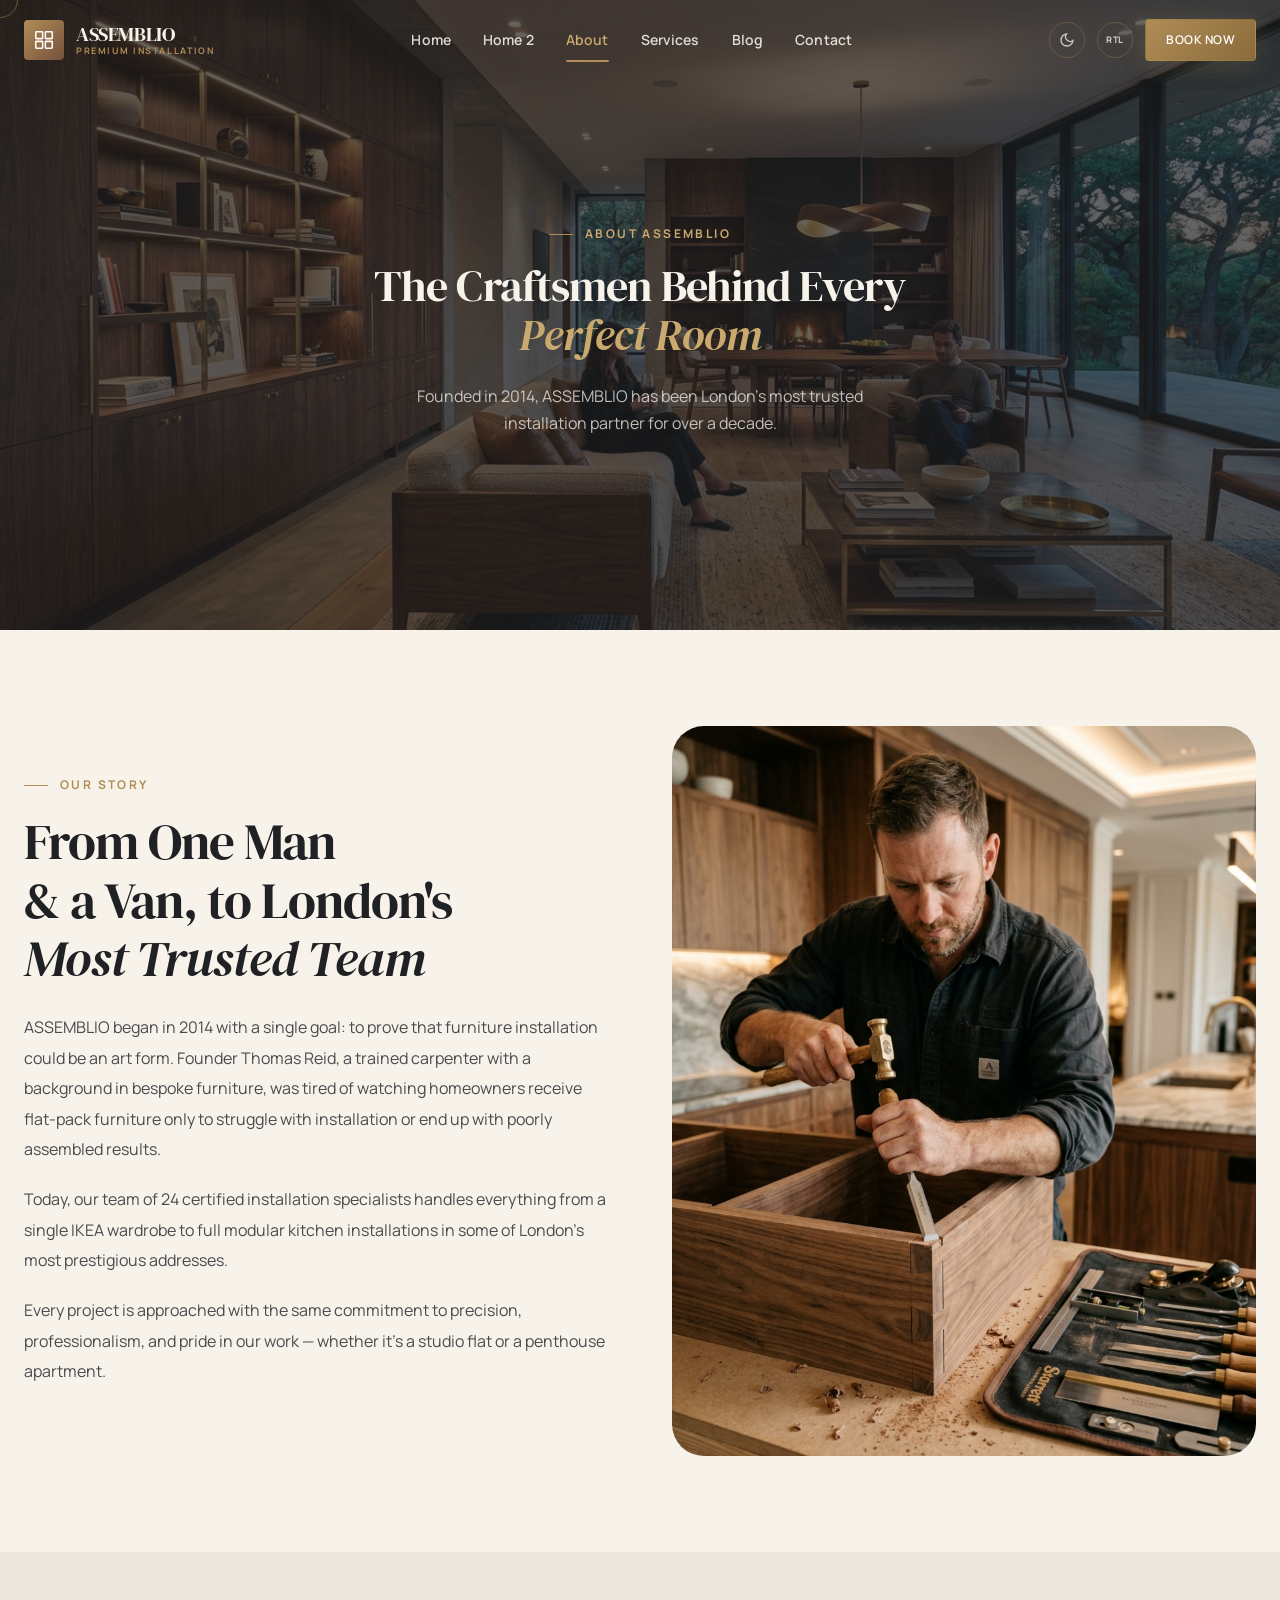
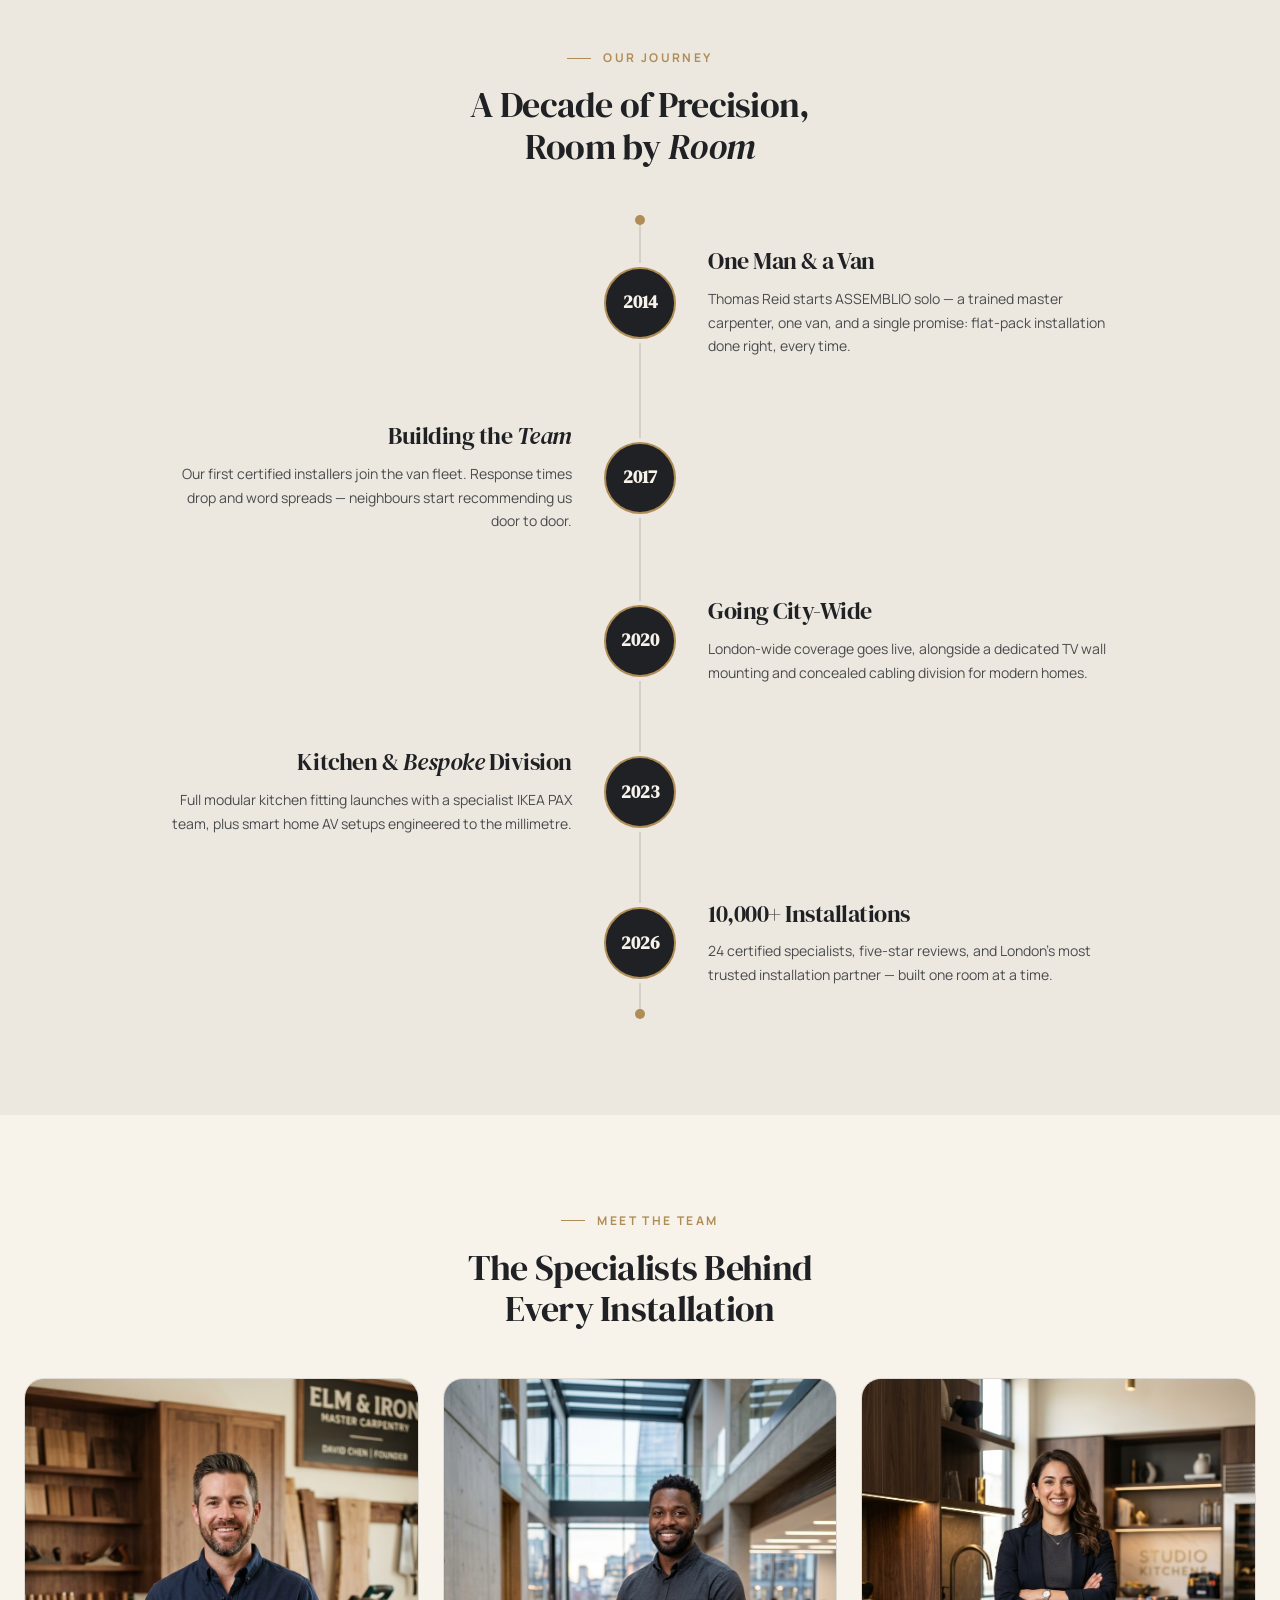
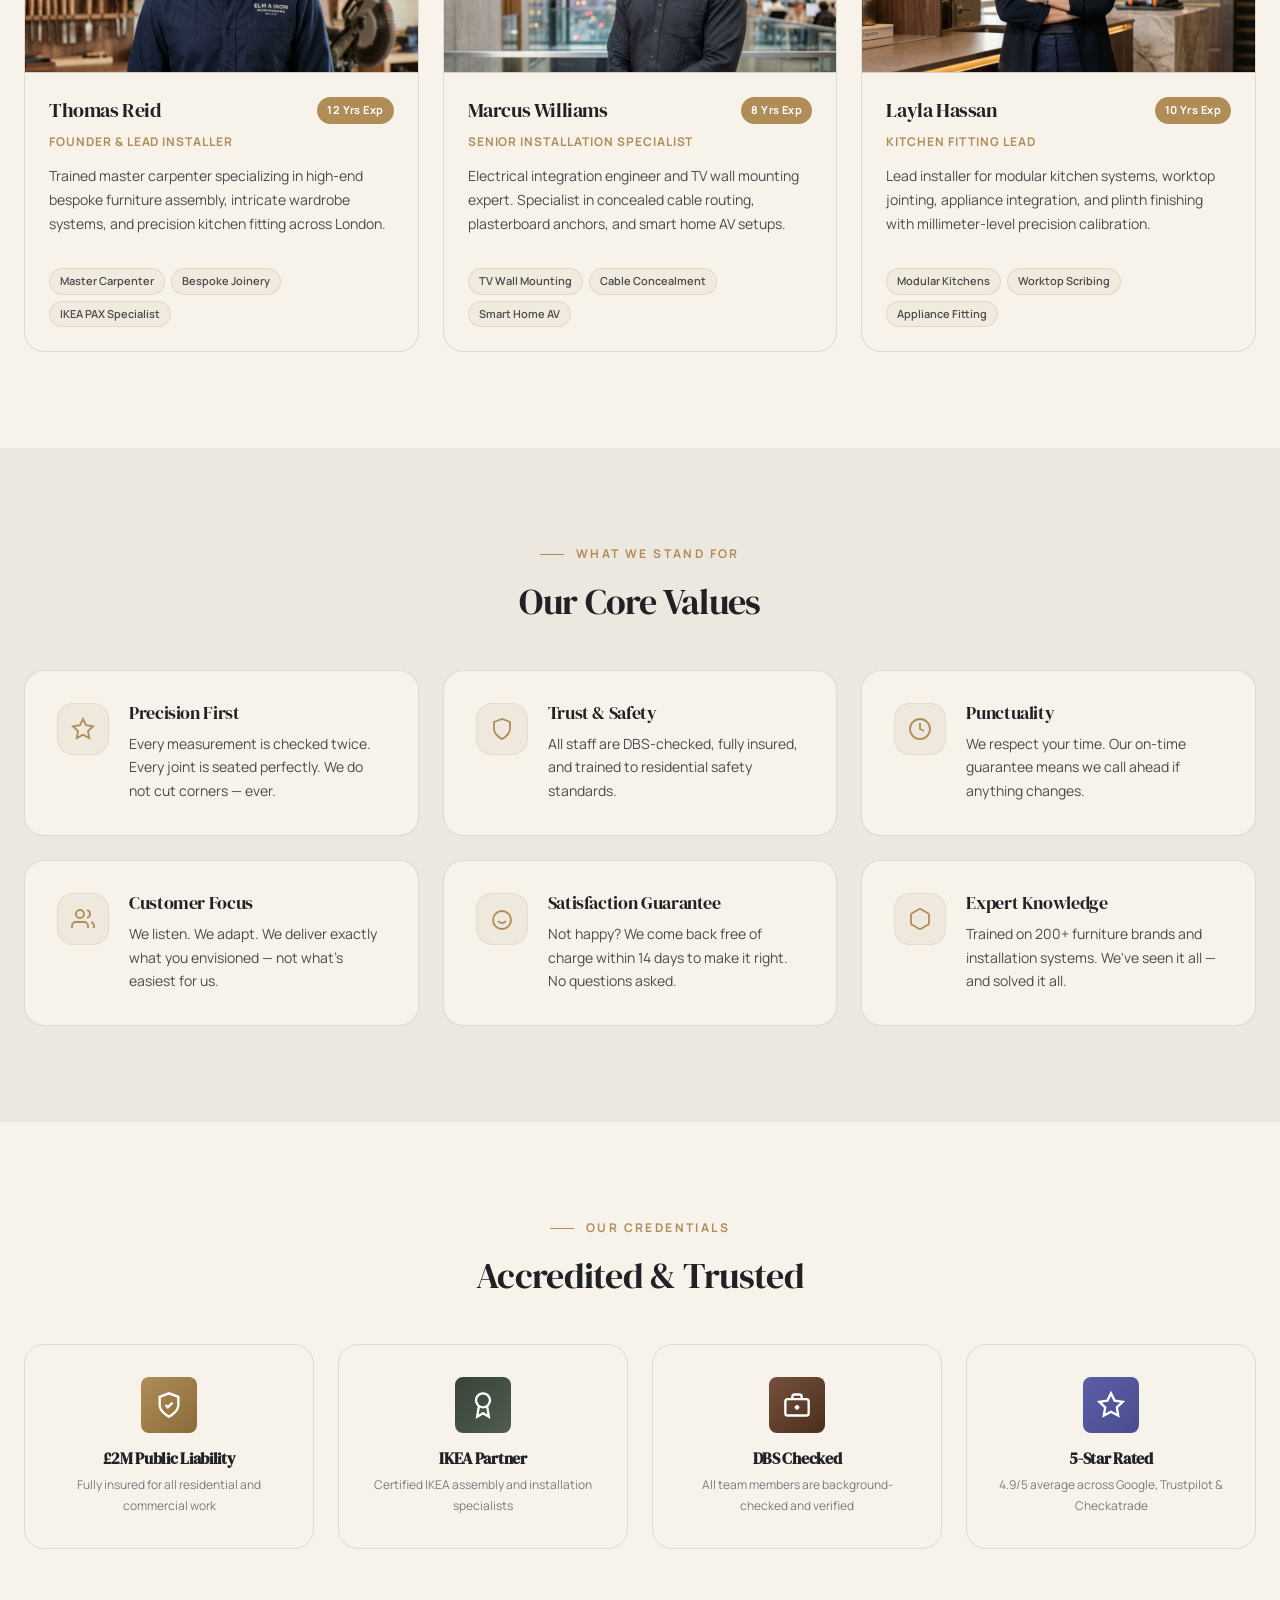
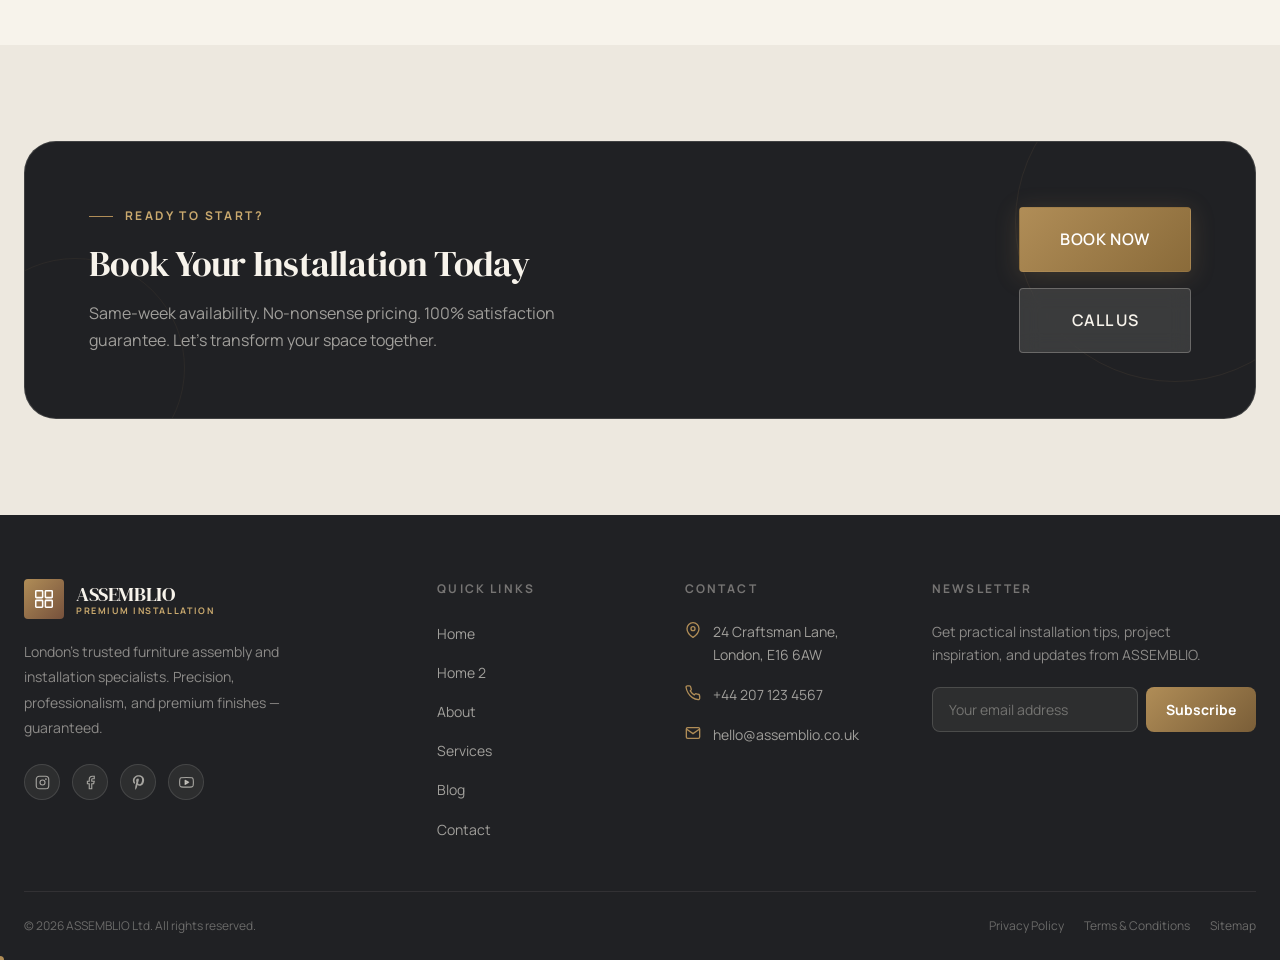
<file: about.html>
<!DOCTYPE html>
<html lang="en" dir="ltr" data-theme="light">
<head>
  <meta charset="UTF-8">
  <meta name="viewport" content="width=device-width, initial-scale=1.0">
  <meta name="description" content="About ASSEMBLIO — Our story, our team, and our commitment to premium furniture installation and assembly services in London.">
  <title>About ASSEMBLIO — Our Story, Team & Values</title>
  <link rel="icon" type="image/svg+xml" href="images/favicon.svg">
  <link rel="alternate icon" type="image/svg+xml" href="favicon.svg">
  <link rel="stylesheet" href="css/style.css">
  <link rel="stylesheet" href="css/components.css">
  <link rel="stylesheet" href="css/animations.css">
  <style>
    .page-hero { min-height: 70vh; display:flex; align-items:center; background:var(--graphite); position:relative; overflow:hidden; }
    .page-hero-bg { position:absolute; inset:0; background-size:cover; background-position:center; opacity:0.3; }
    .page-hero-content { position:relative; z-index:2; max-width:var(--container-max); margin:0 auto; padding: var(--space-24) var(--space-6) var(--space-16); width:100%; }
    .brand-story-grid { display:grid; grid-template-columns:1fr 1fr; gap:var(--space-16); align-items:center; }
    .brand-story-text h2 { font-size:clamp(2rem,4vw,3.5rem); margin-bottom:var(--space-6); }
    .brand-story-text p { font-size:var(--text-base); line-height:1.9; color:var(--text-secondary); margin-bottom:var(--space-5); }
    .team-grid { display:grid; grid-template-columns:repeat(3,1fr); gap:var(--space-6); }
    .team-card { border-radius:var(--radius-xl); overflow:hidden; background:var(--bg-primary); border:1px solid var(--border); transition:all 0.35s var(--ease-smooth); display:flex; flex-direction:column; }
    [data-theme="dark"] .team-card { background:var(--bg-secondary); }
    .team-card:hover { box-shadow:var(--shadow-xl); transform:translateY(-6px); }
    .team-card:hover .team-image-wrap img { transform:scale(1.05); }
    .team-image-wrap { aspect-ratio:4/3; overflow:hidden; position:relative; background:var(--bg-secondary); border-bottom:1px solid var(--border); }
    .team-image-wrap img { width:100%; height:100%; object-fit:cover; object-position:top center; transition:transform 0.5s var(--ease-smooth); }
    .team-body { padding:var(--space-6); display:flex; flex-direction:column; flex:1; }
    .team-skills { display:flex; flex-wrap:wrap; gap:6px; margin-top:auto; padding-top:var(--space-4); }
    .skill-tag { font-size:11px; padding:3px 10px; border-radius:var(--radius-full); background:rgba(176,141,87,0.08); border:1px solid rgba(176,141,87,0.2); color:var(--text-secondary); font-weight:600; }
    .badge-brass { background:var(--brass); color:white; padding:3px 9px; border-radius:var(--radius-full); font-weight:700; letter-spacing:0.04em; }
    [data-theme="dark"] .team-card .badge-brass { background:var(--brass); color:var(--ivory); }
    .values-grid { display:grid; grid-template-columns:repeat(3,1fr); gap:var(--space-6); }
    .value-item { display:flex; gap:var(--space-5); align-items:flex-start; padding:var(--space-8); border:1px solid var(--border); border-radius:var(--radius-xl); background:var(--bg-primary); transition:all 0.3s var(--ease-smooth); }
    .value-item:hover { border-color:rgba(176,141,87,0.3); transform:translateY(-4px); box-shadow:var(--shadow-md); }
    .value-icon { width:52px; height:52px; border-radius:var(--radius-lg); background:rgba(176,141,87,0.1); border:1px solid rgba(176,141,87,0.15); display:flex; align-items:center; justify-content:center; flex-shrink:0; }
    .value-icon svg { width:24px; height:24px; color:var(--brass); }
    .cta-banner { background:var(--graphite); border:1px solid rgba(247,243,235,0.15); border-radius:var(--radius-2xl); padding:var(--space-16); position:relative; overflow:hidden; }
    .cta-banner-inner { position:relative; z-index:2; display:grid; grid-template-columns:1fr auto; align-items:center; gap:var(--space-8); }
    .cta-banner-actions { display:flex; flex-direction:column; gap:var(--space-4); flex-shrink:0; }
    .cta-banner::before { content:''; position:absolute; top:-80px; right:-80px; width:320px; height:320px; border-radius:50%; border:1px solid rgba(176,141,87,0.1); }
    .cta-banner::after { content:''; position:absolute; bottom:-60px; left:-60px; width:220px; height:220px; border-radius:50%; border:1px solid rgba(176,141,87,0.08); }
    .certif-grid { display:grid; grid-template-columns:repeat(4,1fr); gap:var(--space-6); }
    .certif-item { text-align:center; padding:var(--space-8); border:1px solid var(--border); border-radius:var(--radius-xl); transition:all 0.3s var(--ease-smooth); }
    .certif-item:hover { border-color:rgba(176,141,87,0.3); transform:translateY(-4px); box-shadow:var(--shadow-md); }
    .certif-icon { width:56px; height:56px; margin:0 auto var(--space-4); border-radius:var(--radius-md); background:linear-gradient(135deg,var(--brass),var(--brass-dark)); display:flex; align-items:center; justify-content:center; }
    .certif-icon svg { width:28px; height:28px; color:white; }
    .page-hero-content { text-align:center; }
    .page-hero-content .section-label { justify-content:center; }
    .page-hero-content h1,.page-hero-content p { margin-left:auto; margin-right:auto; }
    .tl-wrap { position:relative; max-width:1000px; margin:0 auto; }
    .tl-line { position:absolute; left:50%; top:0; bottom:0; width:2px; transform:translateX(-50%); background:var(--border); }
    .tl-line::before { content:''; position:absolute; left:50%; top:0; transform:translateX(-50%); width:10px; height:10px; border-radius:50%; background:var(--brass); }
    .tl-line::after { content:''; position:absolute; left:50%; bottom:0; transform:translateX(-50%); width:10px; height:10px; border-radius:50%; background:var(--brass); }
    .tl-row { position:relative; display:grid; grid-template-columns:1fr auto 1fr; column-gap:var(--space-8); align-items:center; padding:var(--space-8) var(--space-6); border-radius:var(--radius-xl); }
    .tl-card { grid-column:1; text-align:right; }
    .tl-row:nth-child(even) .tl-card { grid-column:3; text-align:left; }
    .tl-year { grid-column:2; grid-row:1; width:72px; height:72px; border-radius:50%; background:var(--graphite); color:var(--ivory); border:2px solid var(--brass); display:flex; align-items:center; justify-content:center; font-family:var(--font-serif); font-size:var(--text-lg); font-weight:600; z-index:2; box-shadow:0 0 0 4px var(--bg-secondary); }
    .tl-title { font-family:var(--font-serif); font-size:var(--text-2xl); color:var(--text-primary); margin:0 0 var(--space-3); }
    .tl-text { color:var(--text-secondary); font-size:var(--text-sm); line-height:1.7; margin:0; }
    @media(max-width:767px){
      .tl-row { display:flex; flex-direction:column; align-items:center; text-align:center; padding:var(--space-8) var(--space-4); }
      .tl-card,.tl-row:nth-child(even) .tl-card { text-align:center; }
      .tl-year { order:-1; }
      .cta-banner { padding:var(--space-8); }
      .cta-banner-inner { grid-template-columns:1fr; }
      .cta-banner-actions { flex-direction:row; flex-wrap:wrap; }
    }
    @media(max-width:1024px){
      .brand-story-grid { grid-template-columns:1fr 1fr; gap:var(--space-8); }
      .brand-story-text h2 { font-size:clamp(1.6rem, 3vw, 2.5rem); margin-bottom:var(--space-4); }
      .brand-story-text p { font-size:var(--text-sm); line-height:1.7; margin-bottom:var(--space-4); }
      .team-grid { grid-template-columns:repeat(2,1fr); }
      .values-grid { grid-template-columns:repeat(2,1fr); }
      .certif-grid { grid-template-columns:repeat(2,1fr); }
    }
    @media(max-width:640px){
      .brand-story-grid { grid-template-columns:1fr; }
      .team-grid,.values-grid,.certif-grid { grid-template-columns:1fr; }
    }
  </style>
</head>
<body>
  <div id="page-loader" class="page-loader" aria-hidden="true"><div class="loader-logo"><svg viewBox="0 0 32 32" fill="none" stroke="currentColor" stroke-width="2.2"><rect x="4" y="4" width="10" height="10" rx="1"/><rect x="18" y="4" width="10" height="10" rx="1"/><rect x="4" y="18" width="10" height="10" rx="1"/><rect x="18" y="18" width="10" height="10" rx="1"/></svg></div><div class="loader-bar"><div class="loader-bar-fill"></div></div></div>

  <nav id="navbar" class="navbar navbar-dark" data-transparent="true" role="navigation" aria-label="Main navigation">
    <div class="navbar-inner"><a href="index.html" class="navbar-logo" aria-label="ASSEMBLIO Home"><div class="logo-mark"><svg viewBox="0 0 32 32" fill="none" stroke="currentColor" stroke-width="2.2"><rect x="4" y="4" width="10" height="10" rx="1"/><rect x="18" y="4" width="10" height="10" rx="1"/><rect x="4" y="18" width="10" height="10" rx="1"/><rect x="18" y="18" width="10" height="10" rx="1"/></svg></div><div class="logo-text"><span class="logo-name">ASSEMBLIO</span><span class="logo-tagline">Premium Installation</span></div></a>
      <ul class="nav-links" role="list"><li class="nav-item"><a href="index.html" class="nav-link">Home</a></li><li class="nav-item"><a href="home2.html" class="nav-link">Home 2</a></li><li class="nav-item"><a href="about.html" class="nav-link active">About</a></li><li class="nav-item"><a href="services.html" class="nav-link">Services</a></li><li class="nav-item"><a href="blog.html" class="nav-link">Blog</a></li><li class="nav-item"><a href="contact.html" class="nav-link">Contact</a></li></ul>
      <div class="nav-actions">
        <button class="nav-icon-btn" data-theme-toggle aria-label="Toggle dark mode" title="Toggle dark mode"><svg class="icon-moon" xmlns="http://www.w3.org/2000/svg" viewBox="0 0 24 24" fill="none" stroke="currentColor" stroke-width="2"><path d="M21 12.79A9 9 0 1 1 11.21 3 7 7 0 0 0 21 12.79z"/></svg><svg class="icon-sun" xmlns="http://www.w3.org/2000/svg" viewBox="0 0 24 24" fill="none" stroke="currentColor" stroke-width="2" style="display:none"><circle cx="12" cy="12" r="5"/><line x1="12" y1="1" x2="12" y2="3"/><line x1="12" y1="21" x2="12" y2="23"/><line x1="4.22" y1="4.22" x2="5.64" y2="5.64"/><line x1="18.36" y1="18.36" x2="19.78" y2="19.78"/><line x1="1" y1="12" x2="3" y2="12"/><line x1="21" y1="12" x2="23" y2="12"/><line x1="4.22" y1="19.78" x2="5.64" y2="18.36"/><line x1="18.36" y1="5.64" x2="19.78" y2="4.22"/></svg></button>
        <button class="nav-icon-btn" data-dir-toggle aria-label="Toggle text direction" title="Switch to RTL"><span class="dir-label" style="font-size:9px;font-weight:800;letter-spacing:0.05em;">RTL</span></button>
        <a href="contact.html" class="btn btn-primary btn-sm">Book Now</a>
      </div>
      <button id="hamburger" class="hamburger" aria-label="Open menu" aria-expanded="false" aria-controls="mobile-menu"><span></span><span></span><span></span></button>
    </div>
  </nav>

  <div id="mobile-menu" class="mobile-menu" role="dialog" aria-label="Mobile navigation" aria-modal="true">
    <div class="mobile-menu-header"><a href="index.html" class="navbar-logo"><div class="logo-mark"><svg viewBox="0 0 32 32" fill="none" stroke="currentColor" stroke-width="2.2"><rect x="4" y="4" width="10" height="10" rx="1"/><rect x="18" y="4" width="10" height="10" rx="1"/><rect x="4" y="18" width="10" height="10" rx="1"/><rect x="18" y="18" width="10" height="10" rx="1"/></svg></div><div class="logo-text"><span class="logo-name">ASSEMBLIO</span><span class="logo-tagline">Premium Installation</span></div></a><button id="mobile-menu-close" class="nav-icon-btn" aria-label="Close menu"><svg viewBox="0 0 24 24" fill="none" stroke="currentColor" stroke-width="2"><line x1="18" y1="6" x2="6" y2="18"/><line x1="6" y1="6" x2="18" y2="18"/></svg></button></div>
    <nav class="mobile-nav-links" role="list"><a href="index.html" class="mobile-nav-link">Home <svg width="16" height="16" viewBox="0 0 24 24" fill="none" stroke="currentColor" stroke-width="2"><polyline points="9 18 15 12 9 6"/></svg></a><a href="home2.html" class="mobile-nav-link">Home 2 <svg width="16" height="16" viewBox="0 0 24 24" fill="none" stroke="currentColor" stroke-width="2"><polyline points="9 18 15 12 9 6"/></svg></a><a href="about.html" class="mobile-nav-link">About <svg width="16" height="16" viewBox="0 0 24 24" fill="none" stroke="currentColor" stroke-width="2"><polyline points="9 18 15 12 9 6"/></svg></a><a href="services.html" class="mobile-nav-link">Services <svg width="16" height="16" viewBox="0 0 24 24" fill="none" stroke="currentColor" stroke-width="2"><polyline points="9 18 15 12 9 6"/></svg></a><a href="blog.html" class="mobile-nav-link">Blog <svg width="16" height="16" viewBox="0 0 24 24" fill="none" stroke="currentColor" stroke-width="2"><polyline points="9 18 15 12 9 6"/></svg></a><a href="contact.html" class="mobile-nav-link">Contact <svg width="16" height="16" viewBox="0 0 24 24" fill="none" stroke="currentColor" stroke-width="2"><polyline points="9 18 15 12 9 6"/></svg></a></nav>
    <div class="mobile-menu-footer"><a href="contact.html" class="btn btn-primary" style="width:100%;justify-content:center;">Book an Appointment</a></div>
  </div>

  <main>
    <!-- SECTION 1: ABOUT HERO -->
    <section class="page-hero" aria-labelledby="about-heading">
      <div class="page-hero-bg" style="background-image:url('images/about-hero-new.jpg');"></div>
      <div class="page-hero-content">
        <div class="section-label" style="color:var(--brass-light);" data-reveal="left">About ASSEMBLIO</div>
        <h1 id="about-heading" class="text-5xl text-inverse tracking-tight" style="max-width:820px;margin-bottom:var(--space-6);" data-reveal="up">
          The Craftsmen Behind Every<br><em style="color:var(--brass-light);">Perfect Room</em>
        </h1>
        <p class="text-inverse" style="font-size:var(--text-base);max-width:500px;line-height:1.7;opacity:0.75;" data-reveal="up" data-delay="200">
          Founded in 2014, ASSEMBLIO has been London's most trusted installation partner for over a decade.
        </p>
      </div>
    </section>

    <!-- SECTION 2: BRAND STORY -->
    <section class="section bg-primary" aria-labelledby="story-heading">
      <div class="container">
        <div class="brand-story-grid">
          <div class="brand-story-text" data-reveal="left">
            <div class="section-label">Our Story</div>
            <h2 id="story-heading">From One Man<br>& a Van, to London's<br><em>Most Trusted Team</em></h2>
            <p>ASSEMBLIO began in 2014 with a single goal: to prove that furniture installation could be an art form. Founder Thomas Reid, a trained carpenter with a background in bespoke furniture, was tired of watching homeowners receive flat-pack furniture only to struggle with installation or end up with poorly assembled results.</p>
            <p>Today, our team of 24 certified installation specialists handles everything from a single IKEA wardrobe to full modular kitchen installations in some of London's most prestigious addresses.</p>
            <p>Every project is approached with the same commitment to precision, professionalism, and pride in our work — whether it's a studio flat or a penthouse apartment.</p>
          </div>
          <div data-reveal="right">
            <div class="img-zoom-wrap" style="border-radius:var(--radius-2xl);overflow:hidden;">
              <img src="images/about-story-new.jpg" alt="ASSEMBLIO master craftsman at work" loading="lazy" style="width:100%;aspect-ratio:4/5;object-fit:cover;">
            </div>
          </div>
        </div>
      </div>
    </section>

    <!-- SECTION 3: TIMELINE -->
    <section class="section bg-secondary" aria-labelledby="timeline-heading">
      <div class="container">
        <div class="text-center" style="margin-bottom:var(--space-12);">
          <div class="section-label" style="justify-content:center;" data-reveal="up">Our Journey</div>
          <h2 id="timeline-heading" class="text-4xl" data-reveal="up" data-delay="100">A Decade of Precision,<br>Room by <em>Room</em></h2>
        </div>
        <div class="tl-wrap">
          <div class="tl-line" aria-hidden="true"></div>
          <div class="tl-row">
            <div class="tl-card" data-reveal="right">
              <h3 class="tl-title">One Man & a Van</h3>
              <p class="tl-text">Thomas Reid starts ASSEMBLIO solo — a trained master carpenter, one van, and a single promise: flat-pack installation done right, every time.</p>
            </div>
            <div class="tl-year" data-reveal="scale">2014</div>
          </div>
          <div class="tl-row">
            <div class="tl-card" data-reveal="left">
              <h3 class="tl-title">Building the <em>Team</em></h3>
              <p class="tl-text">Our first certified installers join the van fleet. Response times drop and word spreads — neighbours start recommending us door to door.</p>
            </div>
            <div class="tl-year" data-reveal="scale">2017</div>
          </div>
          <div class="tl-row">
            <div class="tl-card" data-reveal="right">
              <h3 class="tl-title">Going City-Wide</h3>
              <p class="tl-text">London-wide coverage goes live, alongside a dedicated TV wall mounting and concealed cabling division for modern homes.</p>
            </div>
            <div class="tl-year" data-reveal="scale">2020</div>
          </div>
          <div class="tl-row">
            <div class="tl-card" data-reveal="left">
              <h3 class="tl-title">Kitchen & <em>Bespoke</em> Division</h3>
              <p class="tl-text">Full modular kitchen fitting launches with a specialist IKEA PAX team, plus smart home AV setups engineered to the millimetre.</p>
            </div>
            <div class="tl-year" data-reveal="scale">2023</div>
          </div>
          <div class="tl-row">
            <div class="tl-card" data-reveal="right">
              <h3 class="tl-title">10,000+ Installations</h3>
              <p class="tl-text">24 certified specialists, five-star reviews, and London's most trusted installation partner — built one room at a time.</p>
            </div>
            <div class="tl-year" data-reveal="scale">2026</div>
          </div>
        </div>
      </div>
    </section>

    <!-- SECTION 4: TEAM GRID -->
    <section class="section bg-primary" aria-labelledby="team-heading">
      <div class="container">
        <div class="text-center" style="margin-bottom:var(--space-12);">
          <div class="section-label" style="justify-content:center;" data-reveal="up">Meet the Team</div>
          <h2 id="team-heading" class="text-4xl" data-reveal="up" data-delay="100">The Specialists Behind<br>Every Installation</h2>
        </div>
        <div class="team-grid" data-stagger-grid>
          <div class="team-card" data-reveal="up">
            <div class="team-image-wrap">
              <img src="images/team-thomas.jpg" alt="Thomas Reid — Founder & Lead Installer" loading="lazy">
            </div>
            <div class="team-body">
              <div class="flex items-center justify-between" style="margin-bottom:var(--space-2);">
                <h3 class="text-xl" style="font-family:var(--font-serif);margin:0;">Thomas Reid</h3>
                <span class="badge-brass" style="font-size:11px;">12 Yrs Exp</span>
              </div>
              <p class="text-brass text-xs font-bold tracking-wider uppercase" style="margin-bottom:var(--space-3);">Founder & Lead Installer</p>
              <p class="text-sm text-secondary" style="line-height:1.7;margin-bottom:var(--space-4);">Trained master carpenter specializing in high-end bespoke furniture assembly, intricate wardrobe systems, and precision kitchen fitting across London.</p>
              <div class="team-skills">
                <span class="skill-tag">Master Carpenter</span>
                <span class="skill-tag">Bespoke Joinery</span>
                <span class="skill-tag">IKEA PAX Specialist</span>
              </div>
            </div>
          </div>

          <div class="team-card" data-reveal="up" data-delay="100">
            <div class="team-image-wrap">
              <img src="images/team-marcus.jpg" alt="Marcus Williams — Senior Installation Specialist" loading="lazy">
            </div>
            <div class="team-body">
              <div class="flex items-center justify-between" style="margin-bottom:var(--space-2);">
                <h3 class="text-xl" style="font-family:var(--font-serif);margin:0;">Marcus Williams</h3>
                <span class="badge-brass" style="font-size:11px;">8 Yrs Exp</span>
              </div>
              <p class="text-brass text-xs font-bold tracking-wider uppercase" style="margin-bottom:var(--space-3);">Senior Installation Specialist</p>
              <p class="text-sm text-secondary" style="line-height:1.7;margin-bottom:var(--space-4);">Electrical integration engineer and TV wall mounting expert. Specialist in concealed cable routing, plasterboard anchors, and smart home AV setups.</p>
              <div class="team-skills">
                <span class="skill-tag">TV Wall Mounting</span>
                <span class="skill-tag">Cable Concealment</span>
                <span class="skill-tag">Smart Home AV</span>
              </div>
            </div>
          </div>

          <div class="team-card" data-reveal="up" data-delay="200">
            <div class="team-image-wrap">
              <img src="images/team-layla.jpg" alt="Layla Hassan — Kitchen Fitting Lead" loading="lazy">
            </div>
            <div class="team-body">
              <div class="flex items-center justify-between" style="margin-bottom:var(--space-2);">
                <h3 class="text-xl" style="font-family:var(--font-serif);margin:0;">Layla Hassan</h3>
                <span class="badge-brass" style="font-size:11px;">10 Yrs Exp</span>
              </div>
              <p class="text-brass text-xs font-bold tracking-wider uppercase" style="margin-bottom:var(--space-3);">Kitchen Fitting Lead</p>
              <p class="text-sm text-secondary" style="line-height:1.7;margin-bottom:var(--space-4);">Lead installer for modular kitchen systems, worktop jointing, appliance integration, and plinth finishing with millimeter-level precision calibration.</p>
              <div class="team-skills">
                <span class="skill-tag">Modular Kitchens</span>
                <span class="skill-tag">Worktop Scribing</span>
                <span class="skill-tag">Appliance Fitting</span>
              </div>
            </div>
          </div>
        </div>
      </div>
    </section>

    <!-- SECTION 5: VALUES / MISSION -->
    <section class="section bg-secondary" aria-labelledby="values-heading">
      <div class="container">
        <div class="text-center" style="margin-bottom:var(--space-12);">
          <div class="section-label" style="justify-content:center;" data-reveal="up">What We Stand For</div>
          <h2 id="values-heading" class="text-4xl" data-reveal="up" data-delay="100">Our Core Values</h2>
        </div>
        <div class="values-grid" data-stagger-grid>
          <div class="value-item" data-reveal="up">
            <div class="value-icon"><svg viewBox="0 0 24 24" fill="none" stroke="currentColor" stroke-width="1.8"><polygon points="12 2 15.09 8.26 22 9.27 17 14.14 18.18 21.02 12 17.77 5.82 21.02 7 14.14 2 9.27 8.91 8.26 12 2"/></svg></div>
            <div>
              <h3 class="text-lg" style="font-family:var(--font-serif);margin-bottom:var(--space-2);">Precision First</h3>
              <p class="text-sm text-secondary" style="line-height:1.7;">Every measurement is checked twice. Every joint is seated perfectly. We do not cut corners — ever.</p>
            </div>
          </div>
          <div class="value-item" data-reveal="up" data-delay="80">
            <div class="value-icon"><svg viewBox="0 0 24 24" fill="none" stroke="currentColor" stroke-width="1.8"><path d="M12 22s8-4 8-10V5l-8-3-8 3v7c0 6 8 10 8 10z"/></svg></div>
            <div>
              <h3 class="text-lg" style="font-family:var(--font-serif);margin-bottom:var(--space-2);">Trust & Safety</h3>
              <p class="text-sm text-secondary" style="line-height:1.7;">All staff are DBS-checked, fully insured, and trained to residential safety standards.</p>
            </div>
          </div>
          <div class="value-item" data-reveal="up" data-delay="160">
            <div class="value-icon"><svg viewBox="0 0 24 24" fill="none" stroke="currentColor" stroke-width="1.8"><circle cx="12" cy="12" r="10"/><polyline points="12 6 12 12 16 14"/></svg></div>
            <div>
              <h3 class="text-lg" style="font-family:var(--font-serif);margin-bottom:var(--space-2);">Punctuality</h3>
              <p class="text-sm text-secondary" style="line-height:1.7;">We respect your time. Our on-time guarantee means we call ahead if anything changes.</p>
            </div>
          </div>
          <div class="value-item" data-reveal="up" data-delay="240">
            <div class="value-icon"><svg viewBox="0 0 24 24" fill="none" stroke="currentColor" stroke-width="1.8"><path d="M17 21v-2a4 4 0 0 0-4-4H5a4 4 0 0 0-4 4v2"/><circle cx="9" cy="7" r="4"/><path d="M23 21v-2a4 4 0 0 0-3-3.87"/><path d="M16 3.13a4 4 0 0 1 0 7.75"/></svg></div>
            <div>
              <h3 class="text-lg" style="font-family:var(--font-serif);margin-bottom:var(--space-2);">Customer Focus</h3>
              <p class="text-sm text-secondary" style="line-height:1.7;">We listen. We adapt. We deliver exactly what you envisioned — not what's easiest for us.</p>
            </div>
          </div>
          <div class="value-item" data-reveal="up" data-delay="320">
            <div class="value-icon"><svg viewBox="0 0 24 24" fill="none" stroke="currentColor" stroke-width="1.8"><path d="M12 22c-4.97 0-9-4.03-9-9s4.03-9 9-9 9 4.03 9 9-4.03 9-9 9z"/><path d="M8 14s1.5 2 4 2 4-2 4-2"/><line x1="9" y1="9" x2="9.01" y2="9"/><line x1="15" y1="9" x2="15.01" y2="9"/></svg></div>
            <div>
              <h3 class="text-lg" style="font-family:var(--font-serif);margin-bottom:var(--space-2);">Satisfaction Guarantee</h3>
              <p class="text-sm text-secondary" style="line-height:1.7;">Not happy? We come back free of charge within 14 days to make it right. No questions asked.</p>
            </div>
          </div>
          <div class="value-item" data-reveal="up" data-delay="400">
            <div class="value-icon"><svg viewBox="0 0 24 24" fill="none" stroke="currentColor" stroke-width="1.8"><path d="M21 16V8a2 2 0 0 0-1-1.73l-7-4a2 2 0 0 0-2 0l-7 4A2 2 0 0 0 3 8v8a2 2 0 0 0 1 1.73l7 4a2 2 0 0 0 2 0l7-4A2 2 0 0 0 21 16z"/></svg></div>
            <div>
              <h3 class="text-lg" style="font-family:var(--font-serif);margin-bottom:var(--space-2);">Expert Knowledge</h3>
              <p class="text-sm text-secondary" style="line-height:1.7;">Trained on 200+ furniture brands and installation systems. We've seen it all — and solved it all.</p>
            </div>
          </div>
        </div>
      </div>
    </section>

    <!-- SECTION 6: CERTIFICATIONS -->
    <section class="section bg-primary" aria-labelledby="certif-heading">
      <div class="container">
        <div class="text-center" style="margin-bottom:var(--space-12);">
          <div class="section-label" style="justify-content:center;" data-reveal="up">Our Credentials</div>
          <h2 id="certif-heading" class="text-4xl" data-reveal="up" data-delay="100">Accredited & Trusted</h2>
        </div>
        <div class="certif-grid" data-stagger-grid>
          <div class="certif-item" data-reveal="up">
            <div class="certif-icon"><svg viewBox="0 0 24 24" fill="none" stroke="currentColor" stroke-width="2"><path d="M12 22s8-4 8-10V5l-8-3-8 3v7c0 6 8 10 8 10z"/><polyline points="9 12 11 14 15 10"/></svg></div>
            <h3 class="text-base font-semibold" style="margin-bottom:var(--space-2);">£2M Public Liability</h3>
            <p class="text-xs text-muted">Fully insured for all residential and commercial work</p>
          </div>
          <div class="certif-item" data-reveal="up" data-delay="80">
            <div class="certif-icon" style="background:linear-gradient(135deg,var(--olive),var(--olive-light));"><svg viewBox="0 0 24 24" fill="none" stroke="currentColor" stroke-width="2"><circle cx="12" cy="8" r="6"/><path d="M15.477 12.89 17 22l-5-3-5 3 1.523-9.11"/></svg></div>
            <h3 class="text-base font-semibold" style="margin-bottom:var(--space-2);">IKEA Partner</h3>
            <p class="text-xs text-muted">Certified IKEA assembly and installation specialists</p>
          </div>
          <div class="certif-item" data-reveal="up" data-delay="160">
            <div class="certif-icon" style="background:linear-gradient(135deg,var(--walnut),#4a2e1e);"><svg viewBox="0 0 24 24" fill="none" stroke="currentColor" stroke-width="2"><rect x="2" y="7" width="20" height="14" rx="2"/><path d="M16 7V5a2 2 0 0 0-2-2h-4a2 2 0 0 0-2 2v2"/><line x1="12" y1="12" x2="12" y2="16"/><line x1="10" y1="14" x2="14" y2="14"/></svg></div>
            <h3 class="text-base font-semibold" style="margin-bottom:var(--space-2);">DBS Checked</h3>
            <p class="text-xs text-muted">All team members are background-checked and verified</p>
          </div>
          <div class="certif-item" data-reveal="up" data-delay="240">
            <div class="certif-icon" style="background:linear-gradient(135deg,#5B5EA6,#4a4d8f);"><svg viewBox="0 0 24 24" fill="none" stroke="currentColor" stroke-width="2"><polygon points="12 2 15.09 8.26 22 9.27 17 14.14 18.18 21.02 12 17.77 5.82 21.02 7 14.14 2 9.27 8.91 8.26 12 2"/></svg></div>
            <h3 class="text-base font-semibold" style="margin-bottom:var(--space-2);">5-Star Rated</h3>
            <p class="text-xs text-muted">4.9/5 average across Google, Trustpilot & Checkatrade</p>
          </div>
        </div>
      </div>
    </section>

    <!-- SECTION 7: CTA BANNER -->
    <section class="section bg-secondary" aria-labelledby="about-cta-heading">
      <div class="container">
        <div class="cta-banner" data-reveal="scale">
          <div class="cta-banner-inner">
            <div>
              <div class="section-label" style="color:var(--brass-light);">Ready to Start?</div>
              <h2 id="about-cta-heading" class="text-4xl text-inverse" style="margin-bottom:var(--space-4);">Book Your Installation Today</h2>
              <p style="color:rgba(247,243,235,0.6);font-size:var(--text-base);max-width:500px;line-height:1.7;">Same-week availability. No-nonsense pricing. 100% satisfaction guarantee. Let's transform your space together.</p>
            </div>
            <div class="cta-banner-actions">
              <a href="services.html#booking" class="btn btn-primary btn-lg">Book Now</a>
              <a href="tel:+442071234567" class="btn btn-light btn-lg">Call Us</a>
            </div>
          </div>
        </div>
      </div>
    </section>
  </main>

  <footer class="footer" role="contentinfo">
    <div class="container">
      <div class="footer-grid">
        <div class="footer-brand">
          <a href="index.html" class="navbar-logo" aria-label="ASSEMBLIO Home" style="margin-bottom:var(--space-5);display:inline-flex;">
            <div class="logo-mark"><svg viewBox="0 0 32 32" fill="none" stroke="currentColor" stroke-width="2.2"><rect x="4" y="4" width="10" height="10" rx="1"/><rect x="18" y="4" width="10" height="10" rx="1"/><rect x="4" y="18" width="10" height="10" rx="1"/><rect x="18" y="18" width="10" height="10" rx="1"/></svg></div>
            <div class="logo-text"><span class="logo-name">ASSEMBLIO</span><span class="logo-tagline">Premium Installation</span></div>
          </a>
          <p class="footer-desc">London's trusted furniture assembly and installation specialists. Precision, professionalism, and premium finishes — guaranteed.</p>
          <div class="footer-social">
            <a href="https://www.instagram.com/" class="social-btn" target="_blank" rel="noopener noreferrer" aria-label="Instagram"><svg viewBox="0 0 24 24" fill="none" stroke="currentColor" stroke-width="1.8"><rect x="2" y="2" width="20" height="20" rx="5"/><circle cx="12" cy="12" r="4"/><circle cx="17.5" cy="6.5" r="0.5" fill="currentColor"/></svg></a>
            <a href="https://www.facebook.com/" class="social-btn" target="_blank" rel="noopener noreferrer" aria-label="Facebook"><svg viewBox="0 0 24 24" fill="none" stroke="currentColor" stroke-width="1.8"><path d="M18 2h-3a5 5 0 0 0-5 5v3H7v4h3v8h4v-8h3l1-4h-4V7a1 1 0 0 1 1-1h3z"/></svg></a>
            <a href="https://www.pinterest.com/" class="social-btn" target="_blank" rel="noopener noreferrer" aria-label="Pinterest"><svg viewBox="0 0 384 512" fill="currentColor"><path d="M204 6.5C101.4 6.5 0 74.9 0 185.6 0 256 39.6 296 63.6 296c9.9 0 15.6-27.6 15.6-35.4 0-9.3-23.7-29.1-23.7-67.8 0-80.4 61.2-137.4 140.4-137.4 68.1 0 118.5 38.7 118.5 109.8 0 53.1-21.3 152.7-90.3 152.7-24.9 0-46.2-18-46.2-43.8 0-37.8 26.4-74.4 26.4-113.4 0-66.2-93.9-54.2-93.9 25.8 0 16.8 2.1 35.4 9.6 50.7-13.8 59.4-42 147.9-42 209.1 0 18.9 2.7 37.5 4.5 56.4 3.4 3.8 1.7 3.4 6.9 1.5 50.4-69 48.6-82.5 71.4-172.8 12.3 23.4 44.1 36 69.3 36 106.2 0 153.9-103.5 153.9-196.8C384 71.3 298.2 6.5 204 6.5z"/></svg></a>
            <a href="https://www.youtube.com/" class="social-btn" target="_blank" rel="noopener noreferrer" aria-label="YouTube"><svg viewBox="0 0 24 24" fill="none" stroke="currentColor" stroke-width="1.8" stroke-linecap="round" stroke-linejoin="round"><path d="M22.54 6.42a2.78 2.78 0 0 0-1.94-2C18.88 4 12 4 12 4s-6.88 0-8.6.46a2.78 2.78 0 0 0-1.94 2A29 29 0 0 0 1 11.75a29 29 0 0 0 .46 5.33A2.78 2.78 0 0 0 3.4 19c1.72.46 8.6.46 8.6.46s6.88 0 8.6-.46a2.78 2.78 0 0 0 1.94-2 29 29 0 0 0 .46-5.25 29 29 0 0 0-.46-5.33z"/><polygon points="9.75 15.02 15.5 11.75 9.75 8.48 9.75 15.02" fill="currentColor"/></svg></a>
          </div>
        </div>

        <div>
          <p class="footer-col-title">Quick Links</p>
          <ul class="footer-links">
            <li><a href="index.html" class="footer-link">Home</a></li>
            <li><a href="home2.html" class="footer-link">Home 2</a></li>
            <li><a href="about.html" class="footer-link" aria-current="page">About</a></li>
            <li><a href="services.html" class="footer-link">Services</a></li>
            <li><a href="blog.html" class="footer-link">Blog</a></li>
            <li><a href="contact.html" class="footer-link">Contact</a></li>
          </ul>
        </div>

        <div>
          <p class="footer-col-title">Contact</p>
          <div class="footer-contact-item">
            <svg viewBox="0 0 24 24" fill="none" stroke="currentColor" stroke-width="2"><path d="M21 10c0 7-9 13-9 13s-9-6-9-13a9 9 0 0 1 18 0z"/><circle cx="12" cy="10" r="3"/></svg>
            <span>24 Craftsman Lane, London, E16 6AW</span>
          </div>
          <div class="footer-contact-item">
            <svg viewBox="0 0 24 24" fill="none" stroke="currentColor" stroke-width="2"><path d="M22 16.92v3a2 2 0 0 1-2.18 2 19.79 19.79 0 0 1-8.63-3.07A19.5 19.5 0 0 1 4.69 12 19.79 19.79 0 0 1 1.61 3.44 2 2 0 0 1 3.58 1.25h3a2 2 0 0 1 2 1.72 12.84 12.84 0 0 0 .7 2.81 2 2 0 0 1-.45 2.11L7.91 8.78a16 16 0 0 0 6 6l1.1-1.1a2 2 0 0 1 2.11-.45 12.84 12.84 0 0 0 2.81.7A2 2 0 0 1 21.72 16c.11 0 .21.01.2.92z"/></svg>
            <a href="tel:+442071234567">+44 207 123 4567</a>
          </div>
          <div class="footer-contact-item">
            <svg viewBox="0 0 24 24" fill="none" stroke="currentColor" stroke-width="2"><path d="M4 4h16c1.1 0 2 .9 2 2v12c0 1.1-.9 2-2 2H4c-1.1 0-2-.9-2-2V6c0-1.1.9-2 2-2z"/><polyline points="22,6 12,13 2,6"/></svg>
            <a href="mailto:hello@assemblio.co.uk">hello@assemblio.co.uk</a>
          </div>
        </div>

        <div>
          <p class="footer-col-title">Newsletter</p>
          <p class="footer-newsletter-text">Get practical installation tips, project inspiration, and updates from ASSEMBLIO.</p>
          <form class="newsletter-form" data-newsletter-form novalidate>
            <label class="sr-only" for="footer-newsletter-email">Email address</label>
            <input type="email" id="footer-newsletter-email" class="newsletter-input" placeholder="Your email address" autocomplete="email">
            <button type="submit" class="newsletter-btn">Subscribe</button>
          </form>
        </div>
      </div>
    </div>

    <div class="footer-bottom">
      <div class="container">
        <p class="footer-copy">&copy; 2026 ASSEMBLIO Ltd. All rights reserved.</p>
        <div class="footer-legal">
          <a href="privacy-policy.html">Privacy Policy</a>
          <a href="terms.html">Terms &amp; Conditions</a>
          <a href="sitemap.html">Sitemap</a>
        </div>
      </div>
    </div>
  </footer>

  <button id="scroll-top" class="scroll-top" aria-label="Scroll to top"><svg viewBox="0 0 24 24" fill="none" stroke="currentColor" stroke-width="2.5"><path d="M12 19V5"/><path d="m5 12 7-7 7 7"/></svg></button>
  <script src="js/main.js"></script><script src="js/animations.js"></script><script src="js/forms.js"></script>
</body>
</html>
</file>
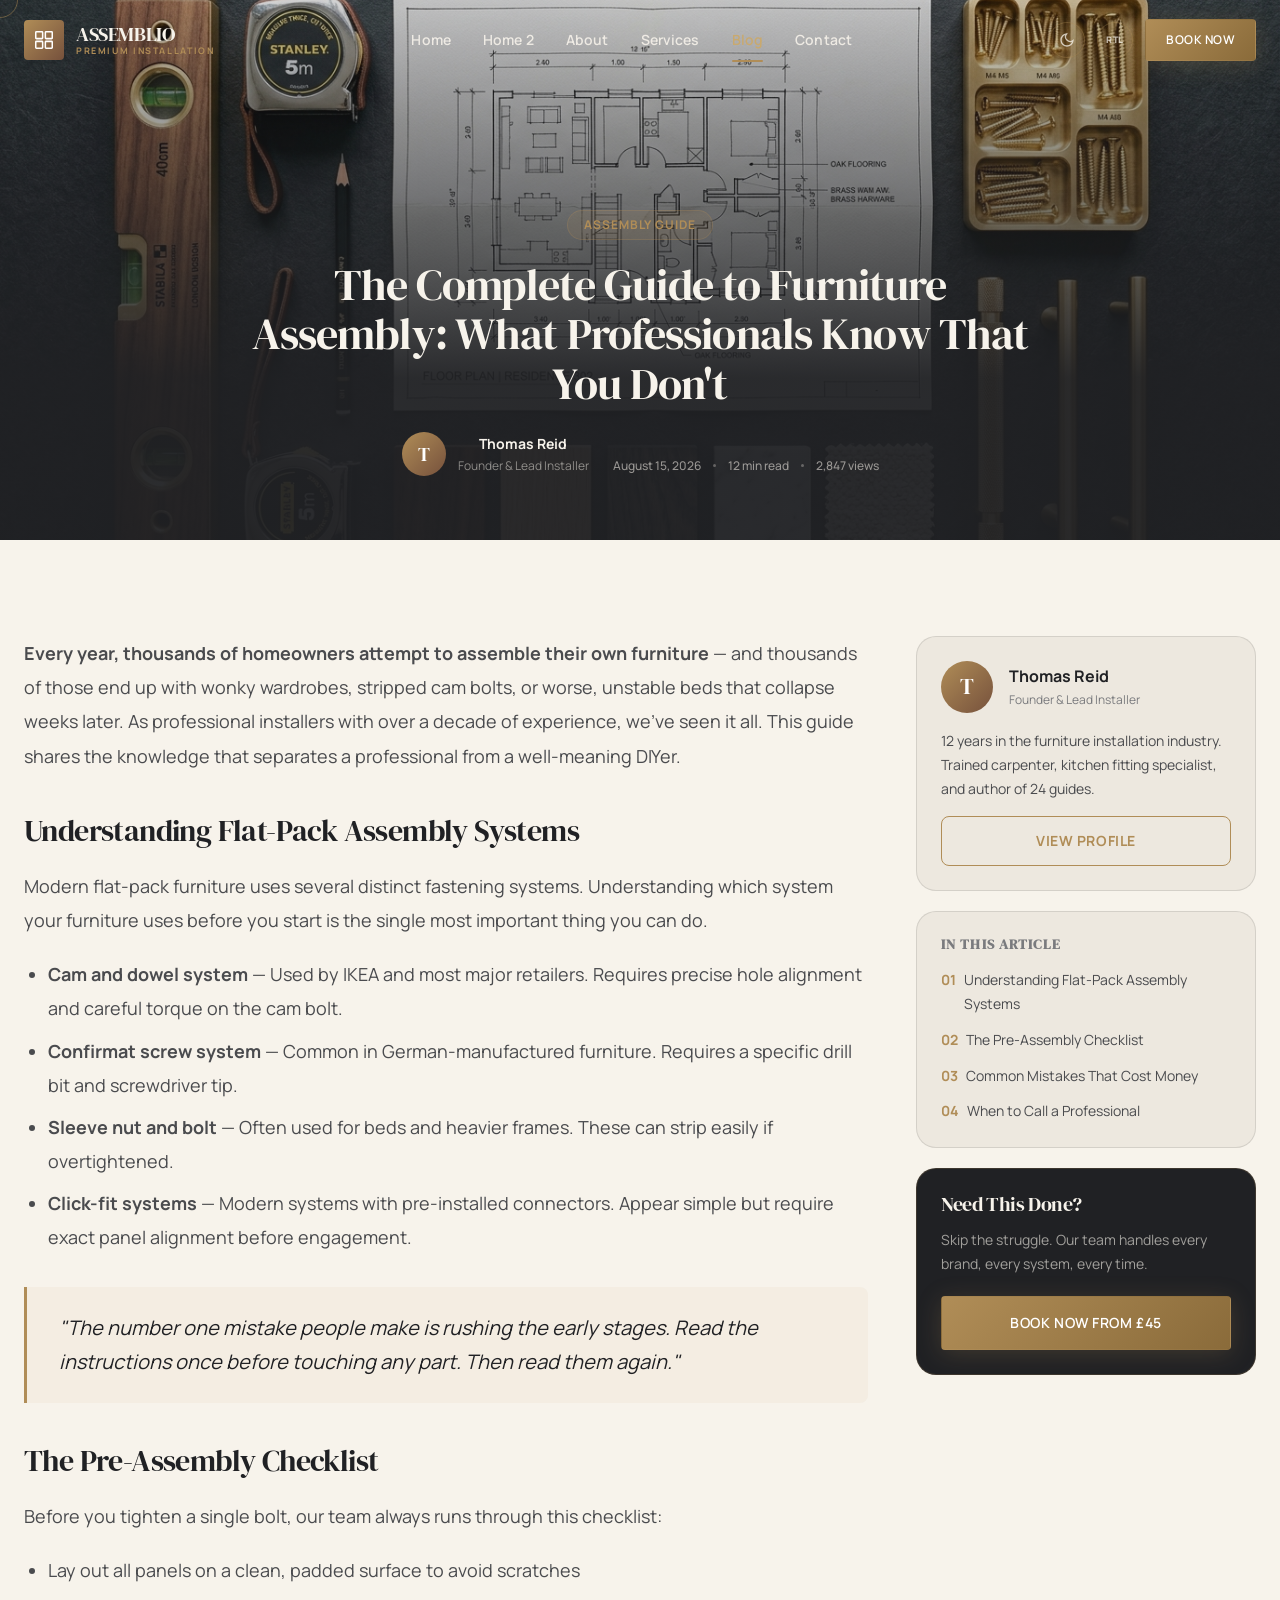
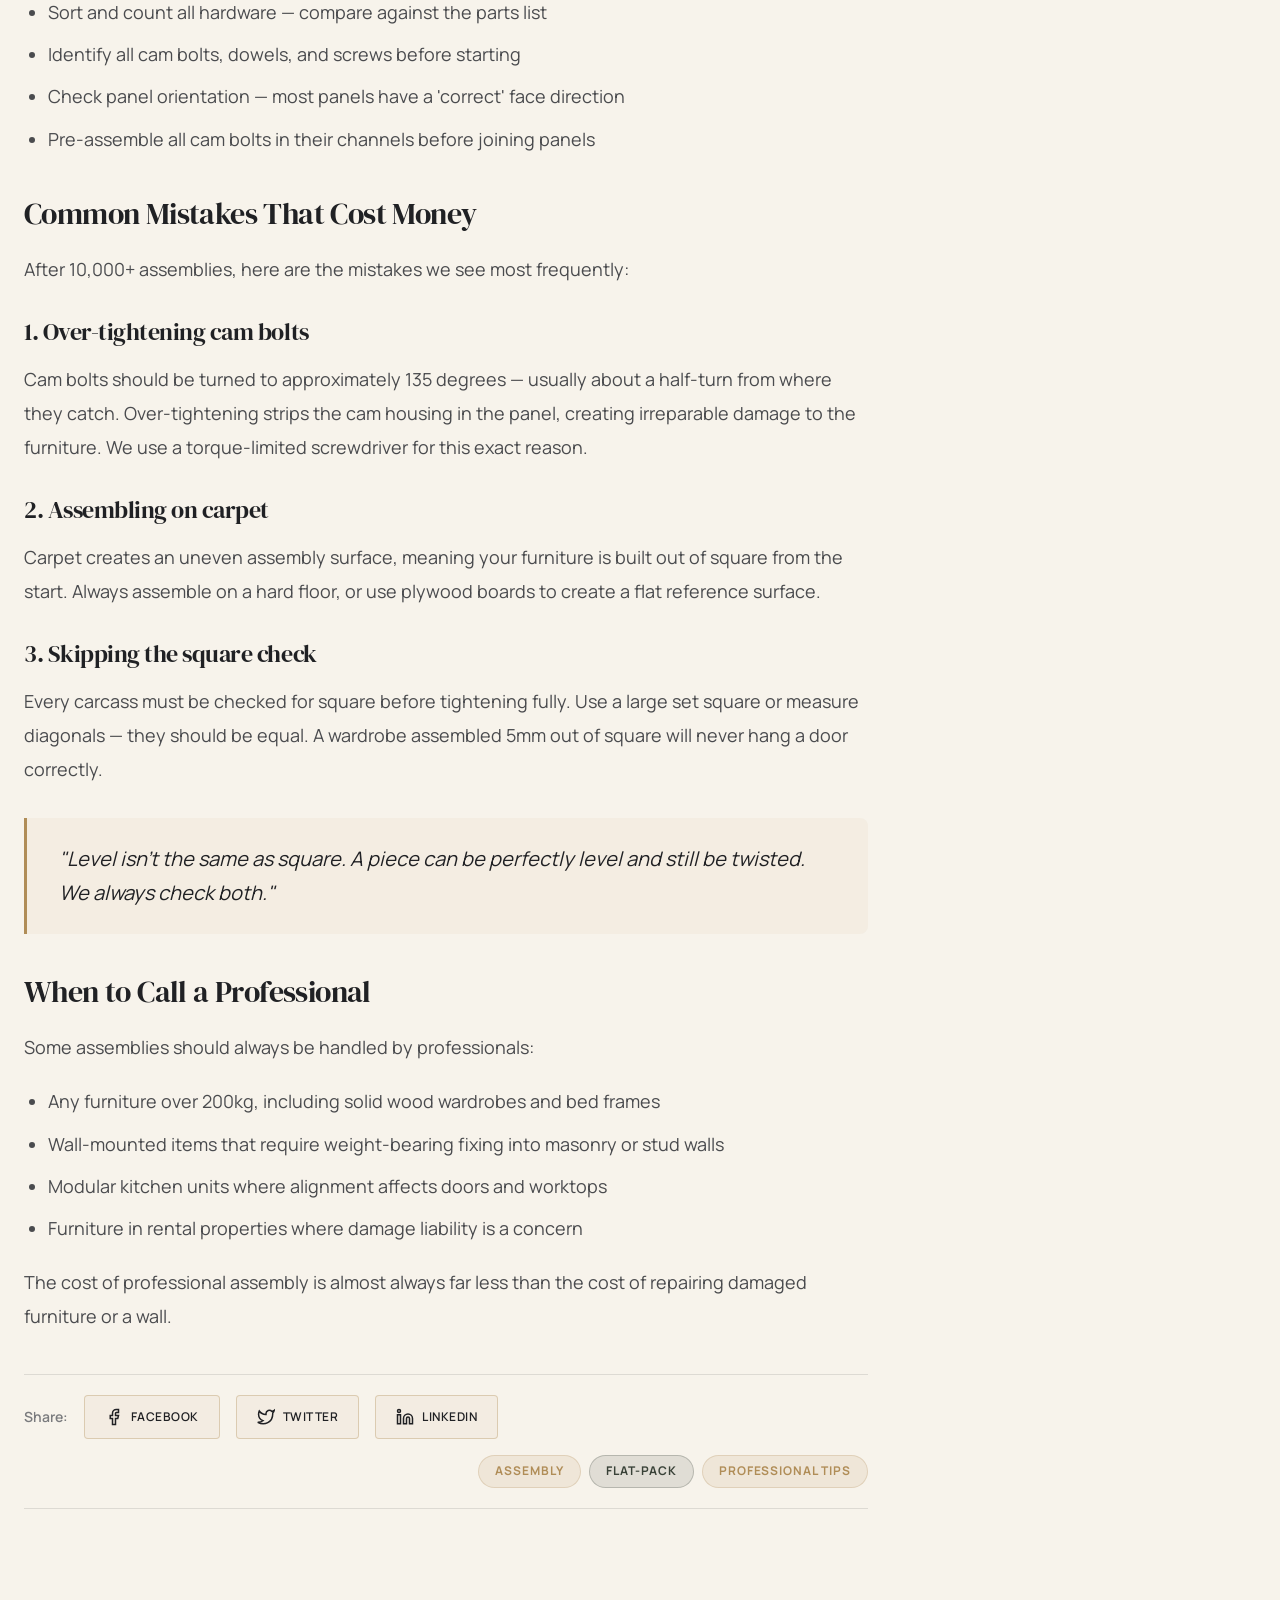
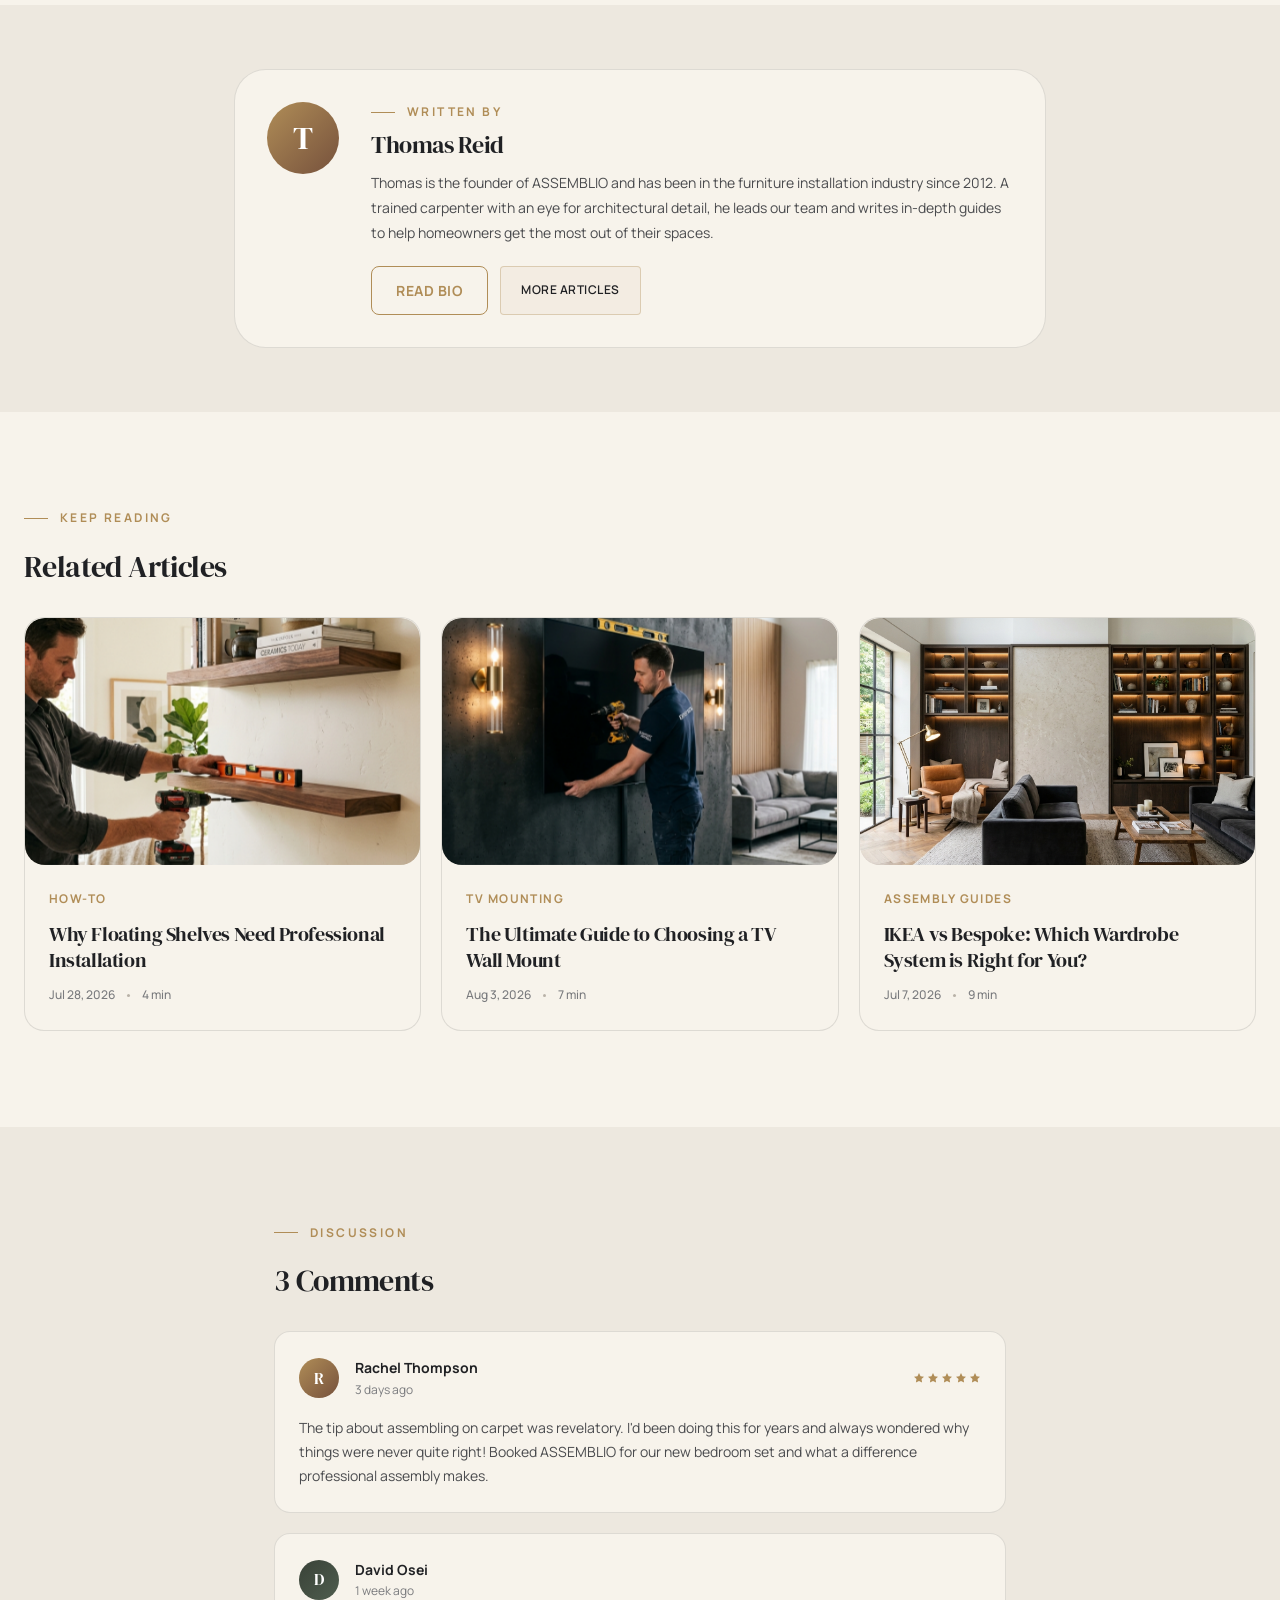
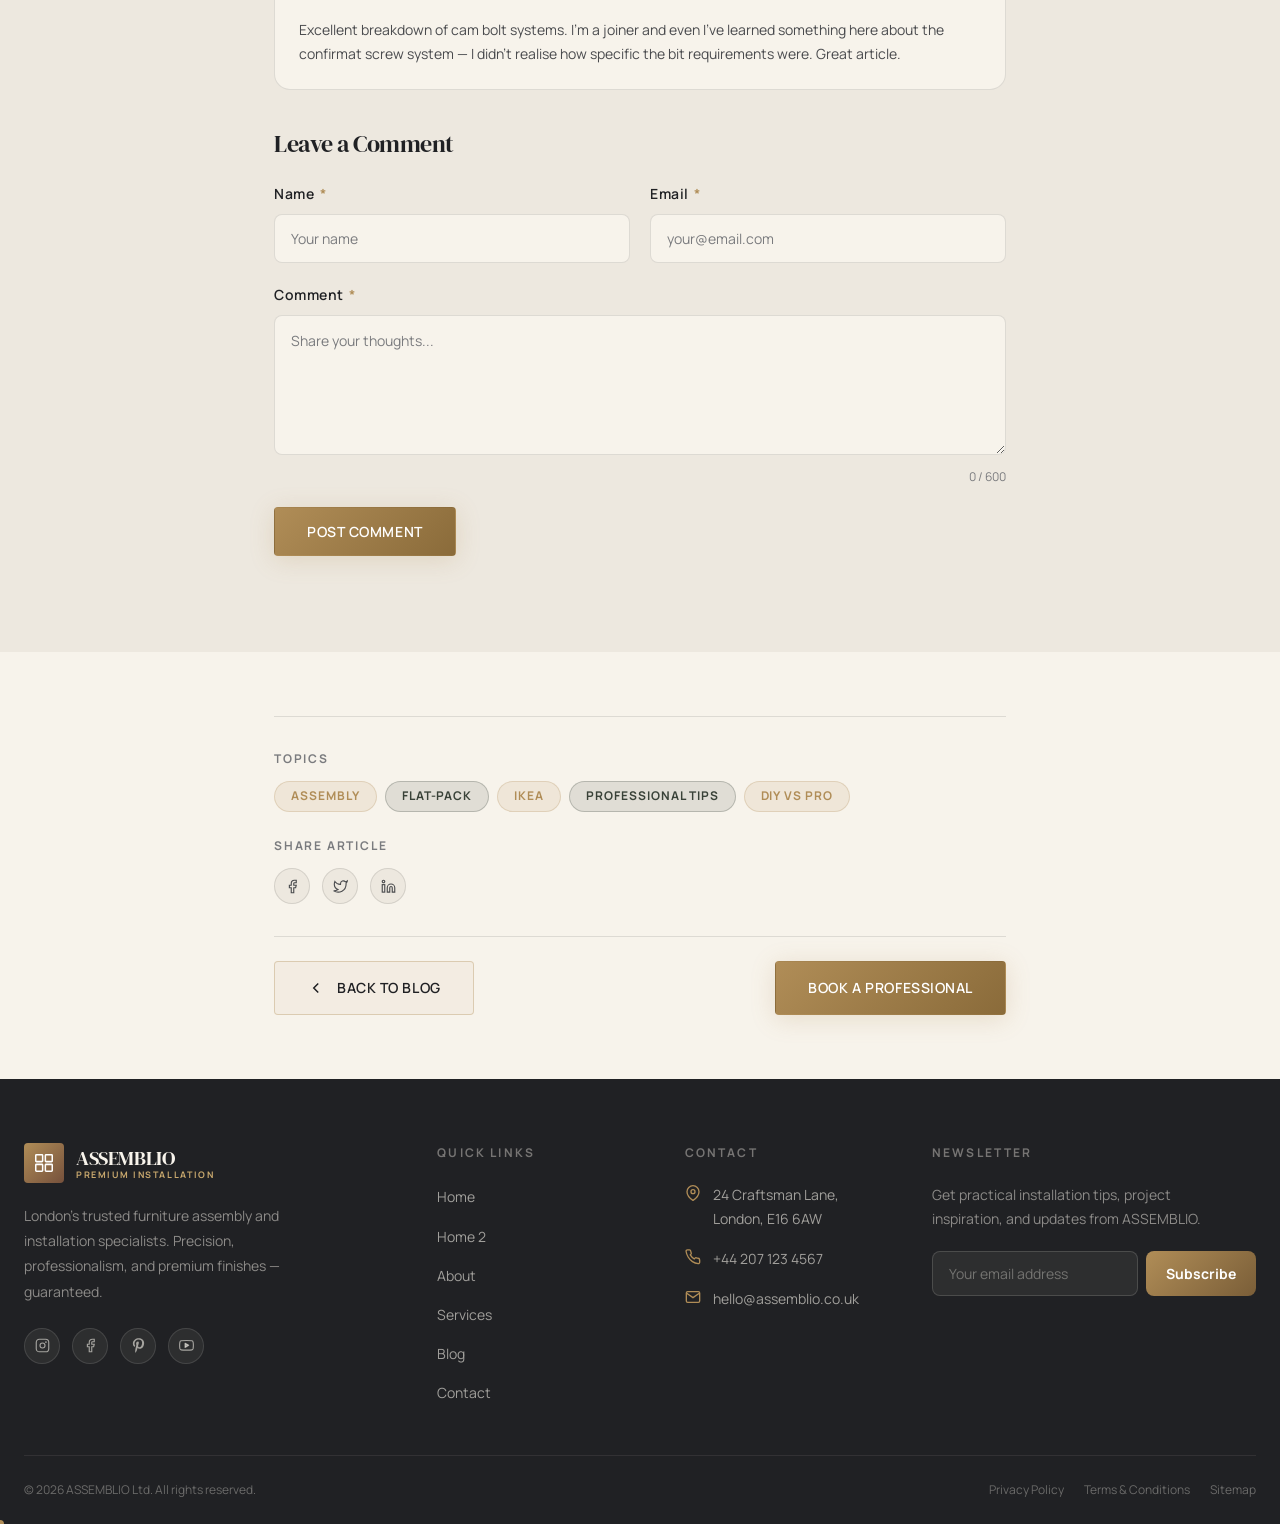
<file: blog-details.html>
<!DOCTYPE html>
<html lang="en" dir="ltr" data-theme="light">
<head>
  <meta charset="UTF-8">
  <meta name="viewport" content="width=device-width, initial-scale=1.0">
  <meta name="description" content="The Complete Guide to Furniture Assembly — Expert tips from ASSEMBLIO on flat-pack systems, tools, and professional techniques.">
  <title>The Complete Guide to Furniture Assembly — ASSEMBLIO Blog</title>
  <link rel="icon" type="image/svg+xml" href="images/favicon.svg">
  <link rel="alternate icon" type="image/svg+xml" href="favicon.svg">
  <link rel="stylesheet" href="css/style.css">
  <link rel="stylesheet" href="css/components.css">
  <link rel="stylesheet" href="css/animations.css">
  <style>
    .article-hero { min-height:60vh; position:relative; overflow:hidden; display:flex; align-items:flex-end; }
    .article-hero-img { position:absolute; inset:0; background-image:url('images/blog-hero.jpg'); background-size:cover; background-position:center; }
    .article-hero-overlay { position:absolute; inset:0; background:linear-gradient(to top,rgba(32,33,36,0.95) 30%,rgba(32,33,36,0.2) 100%); }
    .article-hero-content { position:relative; z-index:2; width:100%; max-width:var(--container-max); margin:0 auto; padding:var(--space-16) var(--space-6); }
    .article-layout { display:grid; grid-template-columns:1fr 340px; gap:var(--space-12); align-items:start; }
    .article-body { font-size:var(--text-lg); line-height:1.9; color:var(--text-secondary); }
    .article-body h2 { font-family:var(--font-serif); font-size:var(--text-3xl); color:var(--text-primary); margin:var(--space-10) 0 var(--space-5); line-height:1.2; }
    .article-body h3 { font-family:var(--font-serif); font-size:var(--text-2xl); color:var(--text-primary); margin:var(--space-8) 0 var(--space-4); }
    .article-body p { margin-bottom:var(--space-5); }
    .article-body blockquote { border-left:3px solid var(--brass); padding:var(--space-6) var(--space-8); background:rgba(176,141,87,0.06); border-radius:0 var(--radius-md) var(--radius-md) 0; margin:var(--space-8) 0; font-style:italic; font-size:var(--text-xl); line-height:1.7; color:var(--text-primary); }
    .article-body ul,.article-body ol { padding-left:var(--space-6); margin-bottom:var(--space-5); display:flex; flex-direction:column; gap:var(--space-2); }
    .article-body li { list-style:disc; }
    .article-sidebar { position:sticky; top:calc(var(--navbar-h-scroll) + var(--space-6)); }
    .sidebar-card { background:var(--bg-secondary); border-radius:var(--radius-xl); padding:var(--space-6); border:1px solid var(--border); margin-bottom:var(--space-5); }
    [data-theme="dark"] .sidebar-card { background:var(--bg-tertiary); }
    .related-grid { display:grid; grid-template-columns:repeat(3,1fr); gap:var(--space-5); }    .share-strip { display:flex; align-items:center; gap:var(--space-4); padding:var(--space-5) 0; border-top:1px solid var(--border); border-bottom:1px solid var(--border); flex-wrap:wrap; }
    .comment-list { display:flex; flex-direction:column; gap:var(--space-5); }
    .comment-item { padding:var(--space-6); border:1px solid var(--border); border-radius:var(--radius-lg); background:var(--bg-primary); }
    [data-theme="dark"] .comment-item { background:var(--bg-secondary); }
    .article-hero-content { text-align:center; }
    .article-hero-content h1 { margin-left:auto; margin-right:auto; }
    .article-hero-content .flex.items-center { justify-content:center; }
    html { scroll-padding-top: calc(var(--navbar-h-scroll) + 24px); }
    @media(max-width:1024px){ .article-layout { grid-template-columns:1fr; } .article-sidebar { position:static; } .related-grid { grid-template-columns:1fr; } }
    @media(max-width:640px){ .related-grid { grid-template-columns:1fr; } }
  </style>
</head>
<body>
  <div id="page-loader" class="page-loader" aria-hidden="true"><div class="loader-logo"><svg viewBox="0 0 32 32" fill="none" stroke="currentColor" stroke-width="2.2"><rect x="4" y="4" width="10" height="10" rx="1"/><rect x="18" y="4" width="10" height="10" rx="1"/><rect x="4" y="18" width="10" height="10" rx="1"/><rect x="18" y="18" width="10" height="10" rx="1"/></svg></div><div class="loader-bar"><div class="loader-bar-fill"></div></div></div>

  <nav id="navbar" class="navbar navbar-dark" data-transparent="true" role="navigation" aria-label="Main navigation">
    <div class="navbar-inner"><a href="index.html" class="navbar-logo" aria-label="ASSEMBLIO Home"><div class="logo-mark"><svg viewBox="0 0 32 32" fill="none" stroke="currentColor" stroke-width="2.2"><rect x="4" y="4" width="10" height="10" rx="1"/><rect x="18" y="4" width="10" height="10" rx="1"/><rect x="4" y="18" width="10" height="10" rx="1"/><rect x="18" y="18" width="10" height="10" rx="1"/></svg></div><div class="logo-text"><span class="logo-name">ASSEMBLIO</span><span class="logo-tagline">Premium Installation</span></div></a>
      <ul class="nav-links" role="list"><li class="nav-item"><a href="index.html" class="nav-link">Home</a></li><li class="nav-item"><a href="home2.html" class="nav-link">Home 2</a></li><li class="nav-item"><a href="about.html" class="nav-link">About</a></li><li class="nav-item"><a href="services.html" class="nav-link">Services</a></li><li class="nav-item"><a href="blog.html" class="nav-link active">Blog</a></li><li class="nav-item"><a href="contact.html" class="nav-link">Contact</a></li></ul>
      <div class="nav-actions"><button class="nav-icon-btn" data-theme-toggle aria-label="Toggle dark mode" title="Toggle dark mode"><svg class="icon-moon" xmlns="http://www.w3.org/2000/svg" viewBox="0 0 24 24" fill="none" stroke="currentColor" stroke-width="2"><path d="M21 12.79A9 9 0 1 1 11.21 3 7 7 0 0 0 21 12.79z"/></svg><svg class="icon-sun" xmlns="http://www.w3.org/2000/svg" viewBox="0 0 24 24" fill="none" stroke="currentColor" stroke-width="2" style="display:none"><circle cx="12" cy="12" r="5"/><line x1="12" y1="1" x2="12" y2="3"/><line x1="12" y1="21" x2="12" y2="23"/><line x1="4.22" y1="4.22" x2="5.64" y2="5.64"/><line x1="18.36" y1="18.36" x2="19.78" y2="19.78"/><line x1="1" y1="12" x2="3" y2="12"/><line x1="21" y1="12" x2="23" y2="12"/><line x1="4.22" y1="19.78" x2="5.64" y2="18.36"/><line x1="18.36" y1="5.64" x2="19.78" y2="4.22"/></svg></button><button class="nav-icon-btn" data-dir-toggle aria-label="Toggle text direction" title="Switch to RTL"><span class="dir-label" style="font-size:9px;font-weight:800;letter-spacing:0.05em;">RTL</span></button><a href="contact.html" class="btn btn-primary btn-sm">Book Now</a></div>
      <button id="hamburger" class="hamburger" aria-label="Open menu" aria-expanded="false" aria-controls="mobile-menu"><span></span><span></span><span></span></button>
    </div>
  </nav>

  <div id="mobile-menu" class="mobile-menu" role="dialog" aria-label="Mobile navigation" aria-modal="true">
    <div class="mobile-menu-header"><a href="index.html" class="navbar-logo"><div class="logo-mark"><svg viewBox="0 0 32 32" fill="none" stroke="currentColor" stroke-width="2.2"><rect x="4" y="4" width="10" height="10" rx="1"/><rect x="18" y="4" width="10" height="10" rx="1"/><rect x="4" y="18" width="10" height="10" rx="1"/><rect x="18" y="18" width="10" height="10" rx="1"/></svg></div><div class="logo-text"><span class="logo-name">ASSEMBLIO</span><span class="logo-tagline">Premium Installation</span></div></a><button id="mobile-menu-close" class="nav-icon-btn" aria-label="Close menu"><svg viewBox="0 0 24 24" fill="none" stroke="currentColor" stroke-width="2"><line x1="18" y1="6" x2="6" y2="18"/><line x1="6" y1="6" x2="18" y2="18"/></svg></button></div>
    <nav class="mobile-nav-links" role="list"><a href="index.html" class="mobile-nav-link">Home <svg width="16" height="16" viewBox="0 0 24 24" fill="none" stroke="currentColor" stroke-width="2"><polyline points="9 18 15 12 9 6"/></svg></a><a href="home2.html" class="mobile-nav-link">Home 2 <svg width="16" height="16" viewBox="0 0 24 24" fill="none" stroke="currentColor" stroke-width="2"><polyline points="9 18 15 12 9 6"/></svg></a><a href="about.html" class="mobile-nav-link">About <svg width="16" height="16" viewBox="0 0 24 24" fill="none" stroke="currentColor" stroke-width="2"><polyline points="9 18 15 12 9 6"/></svg></a><a href="services.html" class="mobile-nav-link">Services <svg width="16" height="16" viewBox="0 0 24 24" fill="none" stroke="currentColor" stroke-width="2"><polyline points="9 18 15 12 9 6"/></svg></a><a href="blog.html" class="mobile-nav-link">Blog <svg width="16" height="16" viewBox="0 0 24 24" fill="none" stroke="currentColor" stroke-width="2"><polyline points="9 18 15 12 9 6"/></svg></a><a href="contact.html" class="mobile-nav-link">Contact <svg width="16" height="16" viewBox="0 0 24 24" fill="none" stroke="currentColor" stroke-width="2"><polyline points="9 18 15 12 9 6"/></svg></a></nav>
    <div class="mobile-menu-footer"><a href="contact.html" class="btn btn-primary" style="width:100%;justify-content:center;">Book an Appointment</a></div>
  </div>

  <main>
    <!-- SECTION 1: ARTICLE HERO -->
    <section class="article-hero" aria-labelledby="article-title">
      <div class="article-hero-img" id="article-hero-img"></div>
      <div class="article-hero-overlay"></div>
      <div class="article-hero-content">
        <div class="badge badge-brass" id="article-badge" style="margin-bottom:var(--space-5);">Assembly Guide</div>
        <h1 id="article-title" class="text-5xl text-inverse tracking-tight" style="max-width:780px;margin-bottom:var(--space-6);" data-reveal="up">The Complete Guide to Furniture Assembly: What Professionals Know That You Don't</h1>
        <div class="flex items-center gap-6" style="flex-wrap:wrap;" data-reveal="up" data-delay="150">
          <div style="display:flex;align-items:center;gap:var(--space-3);">
            <div class="author-avatar-placeholder" id="article-author-avatar" style="width:44px;height:44px;font-size:1.2rem;">T</div>
            <div><div id="article-author-name" style="color:var(--ivory);font-weight:700;font-size:var(--text-sm);">Thomas Reid</div><div id="article-author-role" style="color:rgba(247,243,235,0.5);font-size:var(--text-xs);">Founder & Lead Installer</div></div>
          </div>
          <div class="blog-meta" id="article-meta" style="color:rgba(247,243,235,0.55);">
            <span>August 15, 2026</span><div class="blog-meta-dot" style="background:rgba(247,243,235,0.3);"></div>
            <span>12 min read</span><div class="blog-meta-dot" style="background:rgba(247,243,235,0.3);"></div>
            <span>2,847 views</span>
          </div>
        </div>
      </div>
    </section>

    <!-- SECTION 2: ARTICLE CONTENT + SIDEBAR -->
    <section class="section bg-primary">
      <div class="container">
        <div class="article-layout">
          <!-- Main Content -->
          <article class="article-body" id="article-body" data-reveal="up">
            <p><strong>Every year, thousands of homeowners attempt to assemble their own furniture</strong> — and thousands of those end up with wonky wardrobes, stripped cam bolts, or worse, unstable beds that collapse weeks later. As professional installers with over a decade of experience, we've seen it all. This guide shares the knowledge that separates a £45/hr professional from a well-meaning DIYer.</p>

            <h2>Understanding Flat-Pack Assembly Systems</h2>
            <p>Modern flat-pack furniture uses several distinct fastening systems. Understanding which system your furniture uses before you start is the single most important thing you can do.</p>
            <ul>
              <li><strong>Cam and dowel system</strong> — Used by IKEA and most major retailers. Requires precise hole alignment and careful torque on the cam bolt.</li>
              <li><strong>Confirmat screw system</strong> — Common in German-manufactured furniture. Requires a specific drill bit and screwdriver tip.</li>
              <li><strong>Sleeve nut and bolt</strong> — Often used for beds and heavier frames. These can strip easily if overtightened.</li>
              <li><strong>Click-fit systems</strong> — Modern systems with pre-installed connectors. Appear simple but require exact panel alignment before engagement.</li>
            </ul>

            <blockquote>"The number one mistake people make is rushing the early stages. Read the instructions once before touching any part. Then read them again."</blockquote>

            <h2>The Pre-Assembly Checklist</h2>
            <p>Before you tighten a single bolt, our team always runs through this checklist:</p>
            <ol style="list-style:decimal;">
              <li>Lay out all panels on a clean, padded surface to avoid scratches</li>
              <li>Sort and count all hardware — compare against the parts list</li>
              <li>Identify all cam bolts, dowels, and screws before starting</li>
              <li>Check panel orientation — most panels have a 'correct' face direction</li>
              <li>Pre-assemble all cam bolts in their channels before joining panels</li>
            </ol>

            <h2>Common Mistakes That Cost Money</h2>
            <p>After 10,000+ assemblies, here are the mistakes we see most frequently:</p>

            <h3>1. Over-tightening cam bolts</h3>
            <p>Cam bolts should be turned to approximately 135 degrees — usually about a half-turn from where they catch. Over-tightening strips the cam housing in the panel, creating irreparable damage to the furniture. We use a torque-limited screwdriver for this exact reason.</p>

            <h3>2. Assembling on carpet</h3>
            <p>Carpet creates an uneven assembly surface, meaning your furniture is built out of square from the start. Always assemble on a hard floor, or use plywood boards to create a flat reference surface.</p>

            <h3>3. Skipping the square check</h3>
            <p>Every carcass must be checked for square before tightening fully. Use a large set square or measure diagonals — they should be equal. A wardrobe assembled 5mm out of square will never hang a door correctly.</p>

            <blockquote>"Level isn't the same as square. A piece can be perfectly level and still be twisted. We always check both."</blockquote>

            <h2>When to Call a Professional</h2>
            <p>Some assemblies should always be handled by professionals:</p>
            <ul>
              <li>Any furniture over 200kg, including solid wood wardrobes and bed frames</li>
              <li>Wall-mounted items that require weight-bearing fixing into masonry or stud walls</li>
              <li>Modular kitchen units where alignment affects doors and worktops</li>
              <li>Furniture in rental properties where damage liability is a concern</li>
            </ul>
            <p>The cost of professional assembly is almost always far less than the cost of repairing damaged furniture or a wall.</p>

            <!-- Tags & Share -->
            <div class="share-strip" style="margin-top:var(--space-10);">
              <span class="text-sm font-semibold text-muted">Share:</span>
              <a href="#" class="btn btn-sm btn-secondary" style="gap:8px;"><svg width="14" height="14" viewBox="0 0 24 24" fill="none" stroke="currentColor" stroke-width="2"><path d="M18 2h-3a5 5 0 0 0-5 5v3H7v4h3v8h4v-8h3l1-4h-4V7a1 1 0 0 1 1-1h3z"/></svg>Facebook</a>
              <a href="#" class="btn btn-sm btn-secondary" style="gap:8px;"><svg width="14" height="14" viewBox="0 0 24 24" fill="none" stroke="currentColor" stroke-width="2"><path d="M23 3a10.9 10.9 0 0 1-3.14 1.53 4.48 4.48 0 0 0-7.86 3v1A10.66 10.66 0 0 1 3 4s-4 9 5 13a11.64 11.64 0 0 1-7 2c9 5 20 0 20-11.5a4.5 4.5 0 0 0-.08-.83A7.72 7.72 0 0 0 23 3z"/></svg>Twitter</a>
              <a href="#" class="btn btn-sm btn-secondary" style="gap:8px;"><svg width="14" height="14" viewBox="0 0 24 24" fill="none" stroke="currentColor" stroke-width="2"><path d="M16 8a6 6 0 0 1 6 6v7h-4v-7a2 2 0 0 0-2-2 2 2 0 0 0-2 2v7h-4v-7a6 6 0 0 1 6-6z"/><rect x="2" y="9" width="4" height="12"/><circle cx="4" cy="4" r="2"/></svg>LinkedIn</a>
              <div style="margin-left:auto;display:flex;gap:var(--space-2);flex-wrap:wrap;" id="article-tags">
                <span class="badge badge-brass">Assembly</span>
                <span class="badge badge-olive">Flat-Pack</span>
                <span class="badge badge-brass">Professional Tips</span>
              </div>
            </div>
          </article>

          <!-- Sidebar -->
          <aside class="article-sidebar" aria-label="Article sidebar">
            <!-- Author Card -->
            <div class="sidebar-card" data-reveal="right">
              <div style="display:flex;align-items:center;gap:var(--space-4);margin-bottom:var(--space-4);">
                <div class="author-avatar-placeholder" id="sidebar-author-avatar" style="width:52px;height:52px;font-size:1.4rem;flex-shrink:0;">T</div>
                <div>
                  <div class="font-bold" id="sidebar-author-name">Thomas Reid</div>
                  <div class="text-xs text-muted" id="sidebar-author-role">Founder & Lead Installer</div>
                </div>
              </div>
              <p class="text-sm text-secondary" id="sidebar-author-bio" style="line-height:1.7;margin-bottom:var(--space-4);">12 years in the furniture installation industry. Trained carpenter, kitchen fitting specialist, and author of 24 guides.</p>
              <a href="about.html" class="btn btn-sm btn-outline-brass" style="width:100%;justify-content:center;">View Profile</a>
            </div>

            <!-- Table of Contents -->
            <div class="sidebar-card" data-reveal="right" data-delay="100">
              <h3 class="text-sm font-bold tracking-wider uppercase text-muted" style="margin-bottom:var(--space-4);">In This Article</h3>
              <div id="article-toc" style="display:flex;flex-direction:column;gap:var(--space-3);">
                <a href="#" class="text-sm text-secondary" style="display:flex;gap:var(--space-2);align-items:flex-start;transition:color 0.2s;" onmouseenter="this.style.color='var(--brass)'" onmouseleave="this.style.color=''"><span style="color:var(--brass);font-weight:700;flex-shrink:0;">01</span> Understanding Assembly Systems</a>
                <a href="#" class="text-sm text-secondary" style="display:flex;gap:var(--space-2);align-items:flex-start;transition:color 0.2s;" onmouseenter="this.style.color='var(--brass)'" onmouseleave="this.style.color=''"><span style="color:var(--brass);font-weight:700;flex-shrink:0;">02</span> Pre-Assembly Checklist</a>
                <a href="#" class="text-sm text-secondary" style="display:flex;gap:var(--space-2);align-items:flex-start;transition:color 0.2s;" onmouseenter="this.style.color='var(--brass)'" onmouseleave="this.style.color=''"><span style="color:var(--brass);font-weight:700;flex-shrink:0;">03</span> Common Mistakes</a>
                <a href="#" class="text-sm text-secondary" style="display:flex;gap:var(--space-2);align-items:flex-start;transition:color 0.2s;" onmouseenter="this.style.color='var(--brass)'" onmouseleave="this.style.color=''"><span style="color:var(--brass);font-weight:700;flex-shrink:0;">04</span> When to Call a Pro</a>
              </div>
            </div>

            <!-- CTA -->
            <div class="sidebar-card" style="background:var(--graphite);border-color:rgba(176,141,87,0.2);" data-reveal="right" data-delay="200">
              <h3 class="text-xl text-inverse" style="font-family:var(--font-serif);margin-bottom:var(--space-3);">Need This Done?</h3>
              <p class="text-sm" style="color:rgba(247,243,235,0.6);line-height:1.7;margin-bottom:var(--space-5);">Skip the struggle. Our team handles every brand, every system, every time.</p>
              <a href="services.html#booking" class="btn btn-primary" style="width:100%;justify-content:center;">Book Now from £45</a>
            </div>
          </aside>
        </div>
      </div>
    </section>

    <!-- SECTION 3: AUTHOR BIO CARD -->
    <section class="section-sm bg-secondary" aria-labelledby="author-bio-name">
      <div class="container" style="max-width:860px;">
        <div style="display:flex;gap:var(--space-8);align-items:flex-start;background:var(--bg-primary);border:1px solid var(--border);border-radius:var(--radius-2xl);padding:var(--space-8);flex-wrap:wrap;" data-reveal="up">
          <div class="author-avatar-placeholder" id="author-bio-avatar" style="width:72px;height:72px;font-size:2rem;flex-shrink:0;">T</div>
          <div style="flex:1;min-width:200px;">
            <div class="section-label" style="margin-bottom:var(--space-2);">Written by</div>
            <h3 class="text-2xl" id="author-bio-name" style="font-family:var(--font-serif);margin-bottom:var(--space-3);">Thomas Reid</h3>
            <p class="text-secondary text-sm" id="author-bio-text" style="line-height:1.8;margin-bottom:var(--space-5);">Thomas is the founder of ASSEMBLIO and has been in the furniture installation industry since 2012. A trained carpenter with an eye for architectural detail, he leads our team and writes in-depth guides to help homeowners get the most out of their spaces.</p>
            <div style="display:flex;gap:var(--space-3);">
              <a href="about.html" class="btn btn-sm btn-outline-brass">Read Bio</a>
              <a href="blog.html" class="btn btn-sm btn-secondary">More Articles</a>
            </div>
          </div>
        </div>
      </div>
    </section>

    <!-- SECTION 4: RELATED POSTS -->
    <section class="section bg-primary" aria-labelledby="related-heading">
      <div class="container">
        <div class="section-label" style="margin-bottom:var(--space-5);" data-reveal="left">Keep Reading</div>
        <h2 id="related-heading" class="text-3xl" style="margin-bottom:var(--space-8);" data-reveal="up">Related Articles</h2>
        <div class="related-grid" id="related-grid" data-stagger-grid>
          <a href="blog-details.html" class="blog-card" style="text-decoration:none;" data-reveal="up">
            <div class="blog-card-image img-zoom-wrap"><img src="images/service-tv.jpg" alt="TV mounting guide" loading="lazy"></div>
            <div class="blog-card-body"><p class="blog-category">TV Mounting</p><h3 class="blog-title">The Ultimate Guide to Choosing a TV Wall Mount</h3><div class="blog-meta"><span>Aug 3, 2026</span><div class="blog-meta-dot"></div><span>7 min</span></div></div>
          </a>
          <a href="blog-details.html" class="blog-card" style="text-decoration:none;" data-reveal="up" data-delay="80">
            <div class="blog-card-image img-zoom-wrap"><img src="images/service-shelf.jpg" alt="Shelf installation" loading="lazy"></div>
            <div class="blog-card-body"><p class="blog-category">Installation</p><h3 class="blog-title">Why Floating Shelves Need Professional Installation</h3><div class="blog-meta"><span>Jul 28, 2026</span><div class="blog-meta-dot"></div><span>4 min</span></div></div>
          </a>
          <a href="blog-details.html" class="blog-card" style="text-decoration:none;" data-reveal="up" data-delay="160">
            <div class="blog-card-image img-zoom-wrap"><img src="images/blog1.jpg" alt="Furniture planning" loading="lazy"></div>
            <div class="blog-card-body"><p class="blog-category">Interior Design</p><h3 class="blog-title">How to Plan Your Furniture Layout Before Assembly Day</h3><div class="blog-meta"><span>Aug 10, 2026</span><div class="blog-meta-dot"></div><span>5 min</span></div></div>
          </a>
        </div>
      </div>
    </section>

    <!-- SECTION 5: COMMENTS -->
    <section class="section bg-secondary" aria-labelledby="comments-heading">
      <div class="container" style="max-width:780px;">
        <div class="section-label" style="margin-bottom:var(--space-5);" data-reveal="left">Discussion</div>
        <h2 id="comments-heading" class="text-3xl" style="margin-bottom:var(--space-8);" data-reveal="up">3 Comments</h2>

        <div class="comment-list" data-comments-list>
          <div class="comment-item" data-reveal="up">
            <div style="display:flex;align-items:center;gap:var(--space-4);margin-bottom:var(--space-4);">
              <div class="author-avatar-placeholder" style="width:40px;height:40px;font-size:1rem;">R</div>
              <div><div class="font-bold text-sm">Rachel Thompson</div><div class="text-xs text-muted">3 days ago</div></div>
              <div style="margin-left:auto;display:flex;gap:2px;">
                <svg width="12" height="12" viewBox="0 0 24 24" fill="var(--brass)"><polygon points="12 2 15.09 8.26 22 9.27 17 14.14 18.18 21.02 12 17.77 5.82 21.02 7 14.14 2 9.27 8.91 8.26 12 2"/></svg>
                <svg width="12" height="12" viewBox="0 0 24 24" fill="var(--brass)"><polygon points="12 2 15.09 8.26 22 9.27 17 14.14 18.18 21.02 12 17.77 5.82 21.02 7 14.14 2 9.27 8.91 8.26 12 2"/></svg>
                <svg width="12" height="12" viewBox="0 0 24 24" fill="var(--brass)"><polygon points="12 2 15.09 8.26 22 9.27 17 14.14 18.18 21.02 12 17.77 5.82 21.02 7 14.14 2 9.27 8.91 8.26 12 2"/></svg>
                <svg width="12" height="12" viewBox="0 0 24 24" fill="var(--brass)"><polygon points="12 2 15.09 8.26 22 9.27 17 14.14 18.18 21.02 12 17.77 5.82 21.02 7 14.14 2 9.27 8.91 8.26 12 2"/></svg>
                <svg width="12" height="12" viewBox="0 0 24 24" fill="var(--brass)"><polygon points="12 2 15.09 8.26 22 9.27 17 14.14 18.18 21.02 12 17.77 5.82 21.02 7 14.14 2 9.27 8.91 8.26 12 2"/></svg>
              </div>
            </div>
            <p class="text-sm text-secondary" style="line-height:1.7;">The tip about assembling on carpet was revelatory. I'd been doing this for years and always wondered why things were never quite right! Booked ASSEMBLIO for our new bedroom set and what a difference professional assembly makes.</p>
          </div>
          <div class="comment-item" data-reveal="up" data-delay="100">
            <div style="display:flex;align-items:center;gap:var(--space-4);margin-bottom:var(--space-4);">
              <div class="author-avatar-placeholder" style="width:40px;height:40px;font-size:1rem;background:linear-gradient(135deg,var(--olive),var(--olive-light));">D</div>
              <div><div class="font-bold text-sm">David Osei</div><div class="text-xs text-muted">1 week ago</div></div>
            </div>
            <p class="text-sm text-secondary" style="line-height:1.7;">Excellent breakdown of cam bolt systems. I'm a joiner and even I've learned something here about the confirmat screw system — I didn't realise how specific the bit requirements were. Great article.</p>
          </div>
        </div>

        <!-- Comment Form -->
        <div style="margin-top:var(--space-10);">
          <h3 class="text-2xl" style="font-family:var(--font-serif);margin-bottom:var(--space-6);" data-reveal="up">Leave a Comment</h3>
          <form data-comment-form novalidate data-reveal="up" data-delay="100">
            <div class="form-row">
              <div class="form-group">
                <label class="form-label" for="c-name">Name <span>*</span></label>
                <input id="c-name" name="name" class="form-input" placeholder="Your name" data-validate="required,name">
                <div class="form-error"></div>
              </div>
              <div class="form-group">
                <label class="form-label" for="c-email">Email <span>*</span></label>
                <input id="c-email" name="email" type="email" class="form-input" placeholder="your@email.com" data-validate="required,email">
                <div class="form-error"></div>
              </div>
            </div>
            <div class="form-group">
              <label class="form-label" for="c-comment">Comment <span>*</span></label>
              <textarea id="c-comment" name="comment" class="form-textarea" placeholder="Share your thoughts..." data-validate="required,minLength:10" data-char-limit="600"></textarea>
              <div class="form-error"></div>
            </div>
            <button type="submit" class="btn btn-primary">Post Comment</button>
          </form>
        </div>
      </div>
    </section>

    <!-- SECTION 6: SHARE & TAGS -->
    <section class="section-sm bg-primary" aria-label="Article tags and sharing">
      <div class="container" style="max-width:780px;">
        <div style="display:flex;align-items:center;justify-content:space-between;flex-wrap:wrap;gap:var(--space-6);padding:var(--space-8) 0;border-top:1px solid var(--border);border-bottom:1px solid var(--border);" data-reveal="up">
          <div>
            <p class="text-xs font-bold tracking-widest uppercase text-muted" style="margin-bottom:var(--space-3);">Topics</p>
            <div id="topics-badges" style="display:flex;gap:var(--space-2);flex-wrap:wrap;">
              <a href="#" class="badge badge-brass">Assembly</a>
              <a href="#" class="badge badge-olive">Flat-Pack</a>
              <a href="#" class="badge badge-brass">IKEA</a>
              <a href="#" class="badge badge-olive">Professional Tips</a>
              <a href="#" class="badge badge-brass">DIY vs Pro</a>
            </div>
          </div>
          <div>
            <p class="text-xs font-bold tracking-widest uppercase text-muted" style="margin-bottom:var(--space-3);">Share Article</p>
            <div style="display:flex;gap:var(--space-3);">
              <a href="#" class="social-btn" aria-label="Share on Facebook" style="background:var(--bg-secondary);border-color:var(--border);color:var(--text-secondary);"><svg viewBox="0 0 24 24" fill="none" stroke="currentColor" stroke-width="1.8"><path d="M18 2h-3a5 5 0 0 0-5 5v3H7v4h3v8h4v-8h3l1-4h-4V7a1 1 0 0 1 1-1h3z"/></svg></a>
              <a href="#" class="social-btn" aria-label="Share on Twitter" style="background:var(--bg-secondary);border-color:var(--border);color:var(--text-secondary);"><svg viewBox="0 0 24 24" fill="none" stroke="currentColor" stroke-width="1.8"><path d="M23 3a10.9 10.9 0 0 1-3.14 1.53 4.48 4.48 0 0 0-7.86 3v1A10.66 10.66 0 0 1 3 4s-4 9 5 13a11.64 11.64 0 0 1-7 2c9 5 20 0 20-11.5a4.5 4.5 0 0 0-.08-.83A7.72 7.72 0 0 0 23 3z"/></svg></a>
              <a href="#" class="social-btn" aria-label="Share on LinkedIn" style="background:var(--bg-secondary);border-color:var(--border);color:var(--text-secondary);"><svg viewBox="0 0 24 24" fill="none" stroke="currentColor" stroke-width="1.8"><path d="M16 8a6 6 0 0 1 6 6v7h-4v-7a2 2 0 0 0-2-2 2 2 0 0 0-2 2v7h-4v-7a6 6 0 0 1 6-6z"/><rect x="2" y="9" width="4" height="12"/><circle cx="4" cy="4" r="2"/></svg></a>
            </div>
          </div>
        </div>
        <div style="display:flex;justify-content:space-between;padding-top:var(--space-6);flex-wrap:wrap;gap:var(--space-4);">
          <a href="blog.html" class="btn btn-secondary" style="display:flex;align-items:center;gap:var(--space-3);">
            <svg width="16" height="16" viewBox="0 0 24 24" fill="none" stroke="currentColor" stroke-width="2"><polyline points="15 18 9 12 15 6"/></svg>
            Back to Blog
          </a>
          <a href="services.html#booking" class="btn btn-primary">Book a Professional</a>
        </div>
      </div>
    </section>
  </main>

  <footer class="footer" role="contentinfo">
    <div class="container">
      <div class="footer-grid">
        <div class="footer-brand">
          <a href="index.html" class="navbar-logo" aria-label="ASSEMBLIO Home" style="margin-bottom:var(--space-5);display:inline-flex;">
            <div class="logo-mark"><svg viewBox="0 0 32 32" fill="none" stroke="currentColor" stroke-width="2.2"><rect x="4" y="4" width="10" height="10" rx="1"/><rect x="18" y="4" width="10" height="10" rx="1"/><rect x="4" y="18" width="10" height="10" rx="1"/><rect x="18" y="18" width="10" height="10" rx="1"/></svg></div>
            <div class="logo-text"><span class="logo-name">ASSEMBLIO</span><span class="logo-tagline">Premium Installation</span></div>
          </a>
          <p class="footer-desc">London's trusted furniture assembly and installation specialists. Precision, professionalism, and premium finishes — guaranteed.</p>
          <div class="footer-social">
            <a href="https://www.instagram.com/" class="social-btn" target="_blank" rel="noopener noreferrer" aria-label="Instagram"><svg viewBox="0 0 24 24" fill="none" stroke="currentColor" stroke-width="1.8"><rect x="2" y="2" width="20" height="20" rx="5"/><circle cx="12" cy="12" r="4"/><circle cx="17.5" cy="6.5" r="0.5" fill="currentColor"/></svg></a>
            <a href="https://www.facebook.com/" class="social-btn" target="_blank" rel="noopener noreferrer" aria-label="Facebook"><svg viewBox="0 0 24 24" fill="none" stroke="currentColor" stroke-width="1.8"><path d="M18 2h-3a5 5 0 0 0-5 5v3H7v4h3v8h4v-8h3l1-4h-4V7a1 1 0 0 1 1-1h3z"/></svg></a>
            <a href="https://www.pinterest.com/" class="social-btn" target="_blank" rel="noopener noreferrer" aria-label="Pinterest"><svg viewBox="0 0 384 512" fill="currentColor"><path d="M204 6.5C101.4 6.5 0 74.9 0 185.6 0 256 39.6 296 63.6 296c9.9 0 15.6-27.6 15.6-35.4 0-9.3-23.7-29.1-23.7-67.8 0-80.4 61.2-137.4 140.4-137.4 68.1 0 118.5 38.7 118.5 109.8 0 53.1-21.3 152.7-90.3 152.7-24.9 0-46.2-18-46.2-43.8 0-37.8 26.4-74.4 26.4-113.4 0-66.2-93.9-54.2-93.9 25.8 0 16.8 2.1 35.4 9.6 50.7-13.8 59.4-42 147.9-42 209.1 0 18.9 2.7 37.5 4.5 56.4 3.4 3.8 1.7 3.4 6.9 1.5 50.4-69 48.6-82.5 71.4-172.8 12.3 23.4 44.1 36 69.3 36 106.2 0 153.9-103.5 153.9-196.8C384 71.3 298.2 6.5 204 6.5z"/></svg></a>
            <a href="https://www.youtube.com/" class="social-btn" target="_blank" rel="noopener noreferrer" aria-label="YouTube"><svg viewBox="0 0 24 24" fill="none" stroke="currentColor" stroke-width="1.8" stroke-linecap="round" stroke-linejoin="round"><path d="M22.54 6.42a2.78 2.78 0 0 0-1.94-2C18.88 4 12 4 12 4s-6.88 0-8.6.46a2.78 2.78 0 0 0-1.94 2A29 29 0 0 0 1 11.75a29 29 0 0 0 .46 5.33A2.78 2.78 0 0 0 3.4 19c1.72.46 8.6.46 8.6.46s6.88 0 8.6-.46a2.78 2.78 0 0 0 1.94-2 29 29 0 0 0 .46-5.25 29 29 0 0 0-.46-5.33z"/><polygon points="9.75 15.02 15.5 11.75 9.75 8.48 9.75 15.02" fill="currentColor"/></svg></a>
          </div>
        </div>

        <div>
          <p class="footer-col-title">Quick Links</p>
          <ul class="footer-links">
            <li><a href="index.html" class="footer-link">Home</a></li>
            <li><a href="home2.html" class="footer-link">Home 2</a></li>
            <li><a href="about.html" class="footer-link">About</a></li>
            <li><a href="services.html" class="footer-link">Services</a></li>
            <li><a href="blog.html" class="footer-link" aria-current="page">Blog</a></li>
            <li><a href="contact.html" class="footer-link">Contact</a></li>
          </ul>
        </div>

        <div>
          <p class="footer-col-title">Contact</p>
          <div class="footer-contact-item">
            <svg viewBox="0 0 24 24" fill="none" stroke="currentColor" stroke-width="2"><path d="M21 10c0 7-9 13-9 13s-9-6-9-13a9 9 0 0 1 18 0z"/><circle cx="12" cy="10" r="3"/></svg>
            <span>24 Craftsman Lane, London, E16 6AW</span>
          </div>
          <div class="footer-contact-item">
            <svg viewBox="0 0 24 24" fill="none" stroke="currentColor" stroke-width="2"><path d="M22 16.92v3a2 2 0 0 1-2.18 2 19.79 19.79 0 0 1-8.63-3.07A19.5 19.5 0 0 1 4.69 12 19.79 19.79 0 0 1 1.61 3.44 2 2 0 0 1 3.58 1.25h3a2 2 0 0 1 2 1.72 12.84 12.84 0 0 0 .7 2.81 2 2 0 0 1-.45 2.11L7.91 8.78a16 16 0 0 0 6 6l1.1-1.1a2 2 0 0 1 2.11-.45 12.84 12.84 0 0 0 2.81.7A2 2 0 0 1 21.72 16c.11 0 .21.01.2.92z"/></svg>
            <a href="tel:+442071234567">+44 207 123 4567</a>
          </div>
          <div class="footer-contact-item">
            <svg viewBox="0 0 24 24" fill="none" stroke="currentColor" stroke-width="2"><path d="M4 4h16c1.1 0 2 .9 2 2v12c0 1.1-.9 2-2 2H4c-1.1 0-2-.9-2-2V6c0-1.1.9-2 2-2z"/><polyline points="22,6 12,13 2,6"/></svg>
            <a href="mailto:hello@assemblio.co.uk">hello@assemblio.co.uk</a>
          </div>
        </div>

        <div>
          <p class="footer-col-title">Newsletter</p>
          <p class="footer-newsletter-text">Get practical installation tips, project inspiration, and updates from ASSEMBLIO.</p>
          <form class="newsletter-form" data-newsletter-form novalidate>
            <label class="sr-only" for="footer-newsletter-email">Email address</label>
            <input type="email" id="footer-newsletter-email" class="newsletter-input" placeholder="Your email address" autocomplete="email">
            <button type="submit" class="newsletter-btn">Subscribe</button>
          </form>
        </div>
      </div>
    </div>

    <div class="footer-bottom">
      <div class="container">
        <p class="footer-copy">&copy; 2026 ASSEMBLIO Ltd. All rights reserved.</p>
        <div class="footer-legal">
          <a href="privacy-policy.html">Privacy Policy</a>
          <a href="terms.html">Terms &amp; Conditions</a>
          <a href="sitemap.html">Sitemap</a>
        </div>
      </div>
    </div>
  </footer>

  <button id="scroll-top" class="scroll-top" aria-label="Scroll to top"><svg viewBox="0 0 24 24" fill="none" stroke="currentColor" stroke-width="2.5"><path d="M12 19V5"/><path d="m5 12 7-7 7 7"/></svg></button>
  <script src="js/blog-data.js"></script><script src="js/main.js"></script><script src="js/animations.js"></script><script src="js/forms.js"></script>
  <script>
  (function () {
    'use strict';
    if (typeof BLOG_POSTS === 'undefined') return;
    var params = new URLSearchParams(window.location.search);
    var post = getPost(parseInt(params.get('id'), 10));
    var author = BLOG_AUTHORS[post.author];

    document.title = post.title + ' — ASSEMBLIO Blog';
    var desc = document.querySelector('meta[name="description"]');
    if (desc) desc.setAttribute('content', post.description);

    document.getElementById('article-hero-img').style.backgroundImage = "url('" + post.image + "')";
    document.getElementById('article-badge').textContent = post.category;
    document.getElementById('article-title').textContent = post.title;
    document.getElementById('article-author-avatar').textContent = author.avatar;
    document.getElementById('article-author-name').textContent = author.name;
    document.getElementById('article-author-role').textContent = author.role;
    document.getElementById('article-meta').innerHTML = '<span>' + post.date + '</span><div class="blog-meta-dot" style="background:rgba(247,243,235,0.3);"></div><span>' + post.readTime + '</span><div class="blog-meta-dot" style="background:rgba(247,243,235,0.3);"></div><span>' + post.views + '</span>';

    var body = document.getElementById('article-body');
    body.innerHTML = post.content +
      '<div class="share-strip" style="margin-top:var(--space-10);">' +
      '<span class="text-sm font-semibold text-muted">Share:</span>' +
      '<a href="#" class="btn btn-sm btn-secondary" style="gap:8px;"><svg width="14" height="14" viewBox="0 0 24 24" fill="none" stroke="currentColor" stroke-width="2"><path d="M18 2h-3a5 5 0 0 0-5 5v3H7v4h3v8h4v-8h3l1-4h-4V7a1 1 0 0 1 1-1h3z"/></svg>Facebook</a>' +
      '<a href="#" class="btn btn-sm btn-secondary" style="gap:8px;"><svg width="14" height="14" viewBox="0 0 24 24" fill="none" stroke="currentColor" stroke-width="2"><path d="M23 3a10.9 10.9 0 0 1-3.14 1.53 4.48 4.48 0 0 0-7.86 3v1A10.66 10.66 0 0 1 3 4s-4 9 5 13a11.64 11.64 0 0 1-7 2c9 5 20 0 20-11.5a4.5 4.5 0 0 0-.08-.83A7.72 7.72 0 0 0 23 3z"/></svg>Twitter</a>' +
      '<a href="#" class="btn btn-sm btn-secondary" style="gap:8px;"><svg width="14" height="14" viewBox="0 0 24 24" fill="none" stroke="currentColor" stroke-width="2"><path d="M16 8a6 6 0 0 1 6 6v7h-4v-7a2 2 0 0 0-2-2 2 2 0 0 0-2 2v7h-4v-7a6 6 0 0 1 6-6z"/><rect x="2" y="9" width="4" height="12"/><circle cx="4" cy="4" r="2"/></svg>LinkedIn</a>' +
      '<div style="margin-left:auto;display:flex;gap:var(--space-2);flex-wrap:wrap;" id="article-tags"></div></div>';

    document.getElementById('article-tags').innerHTML = post.tags.map(function (t, i) {
      return '<span class="badge ' + (i % 2 === 0 ? 'badge-brass' : 'badge-olive') + '">' + t + '</span>';
    }).join('');

    document.getElementById('sidebar-author-avatar').textContent = author.avatar;
    document.getElementById('sidebar-author-name').textContent = author.name;
    document.getElementById('sidebar-author-role').textContent = author.role;
    document.getElementById('sidebar-author-bio').textContent = author.short;

    document.getElementById('author-bio-avatar').textContent = author.avatar;
    document.getElementById('author-bio-name').textContent = author.name;
    document.getElementById('author-bio-text').textContent = author.bio;

    var headings = Array.from(body.querySelectorAll('h2'));
    var toc = document.getElementById('article-toc');
    toc.innerHTML = '';
    headings.forEach(function (h, i) {
      var num = String(i + 1).padStart(2, '0');
      h.id = 'article-sec-' + (i + 1);
      var a = document.createElement('a');
      a.href = '#' + h.id;
      a.className = 'text-sm text-secondary';
      a.style.cssText = 'display:flex;gap:var(--space-2);align-items:flex-start;transition:color 0.2s;';
      a.innerHTML = '<span style="color:var(--brass);font-weight:700;flex-shrink:0;">' + num + '</span> <span>' + h.textContent + '</span>';
      toc.appendChild(a);
    });

    document.getElementById('topics-badges').innerHTML = post.topics.map(function (t, i) {
      return '<a href="blog.html" class="badge ' + (i % 2 === 0 ? 'badge-brass' : 'badge-olive') + '">' + t + '</a>';
    }).join('');

    document.getElementById('related-grid').innerHTML = post.related.map(function (rid) {
      var p = getPost(rid);
      var date = p.date.replace('August', 'Aug').replace('July', 'Jul');
      return '<a href="blog-details.html?id=' + p.id + '" class="blog-card" style="text-decoration:none;">' +
        '<div class="blog-card-image img-zoom-wrap"><img src="' + p.image + '" alt="' + p.title + '" loading="lazy"></div>' +
        '<div class="blog-card-body"><p class="blog-category">' + p.category + '</p><h3 class="blog-title">' + p.title + '</h3>' +
        '<div class="blog-meta"><span>' + date + '</span><div class="blog-meta-dot"></div><span>' + p.readTime.replace(' min read', ' min') + '</span></div></div></a>';
    }).join('');
  })();
  </script>
</body>
</html>
</file>
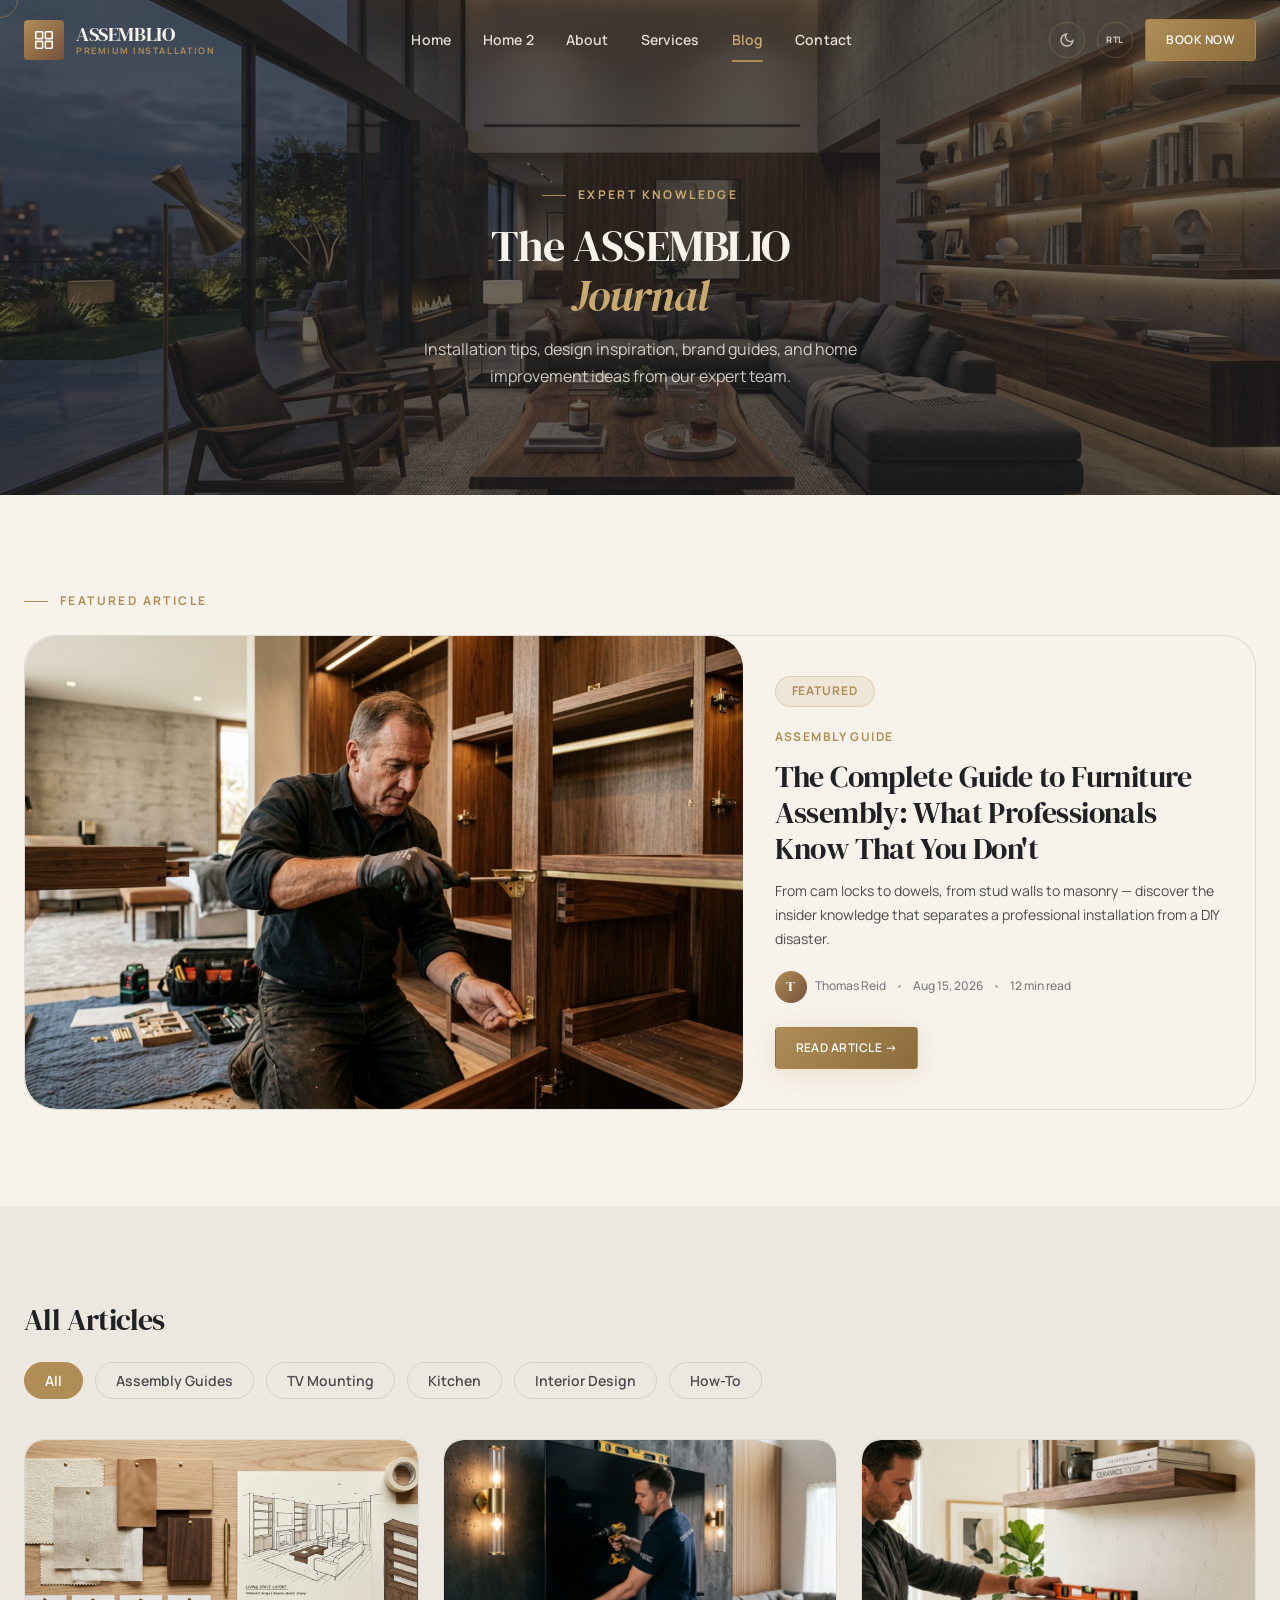
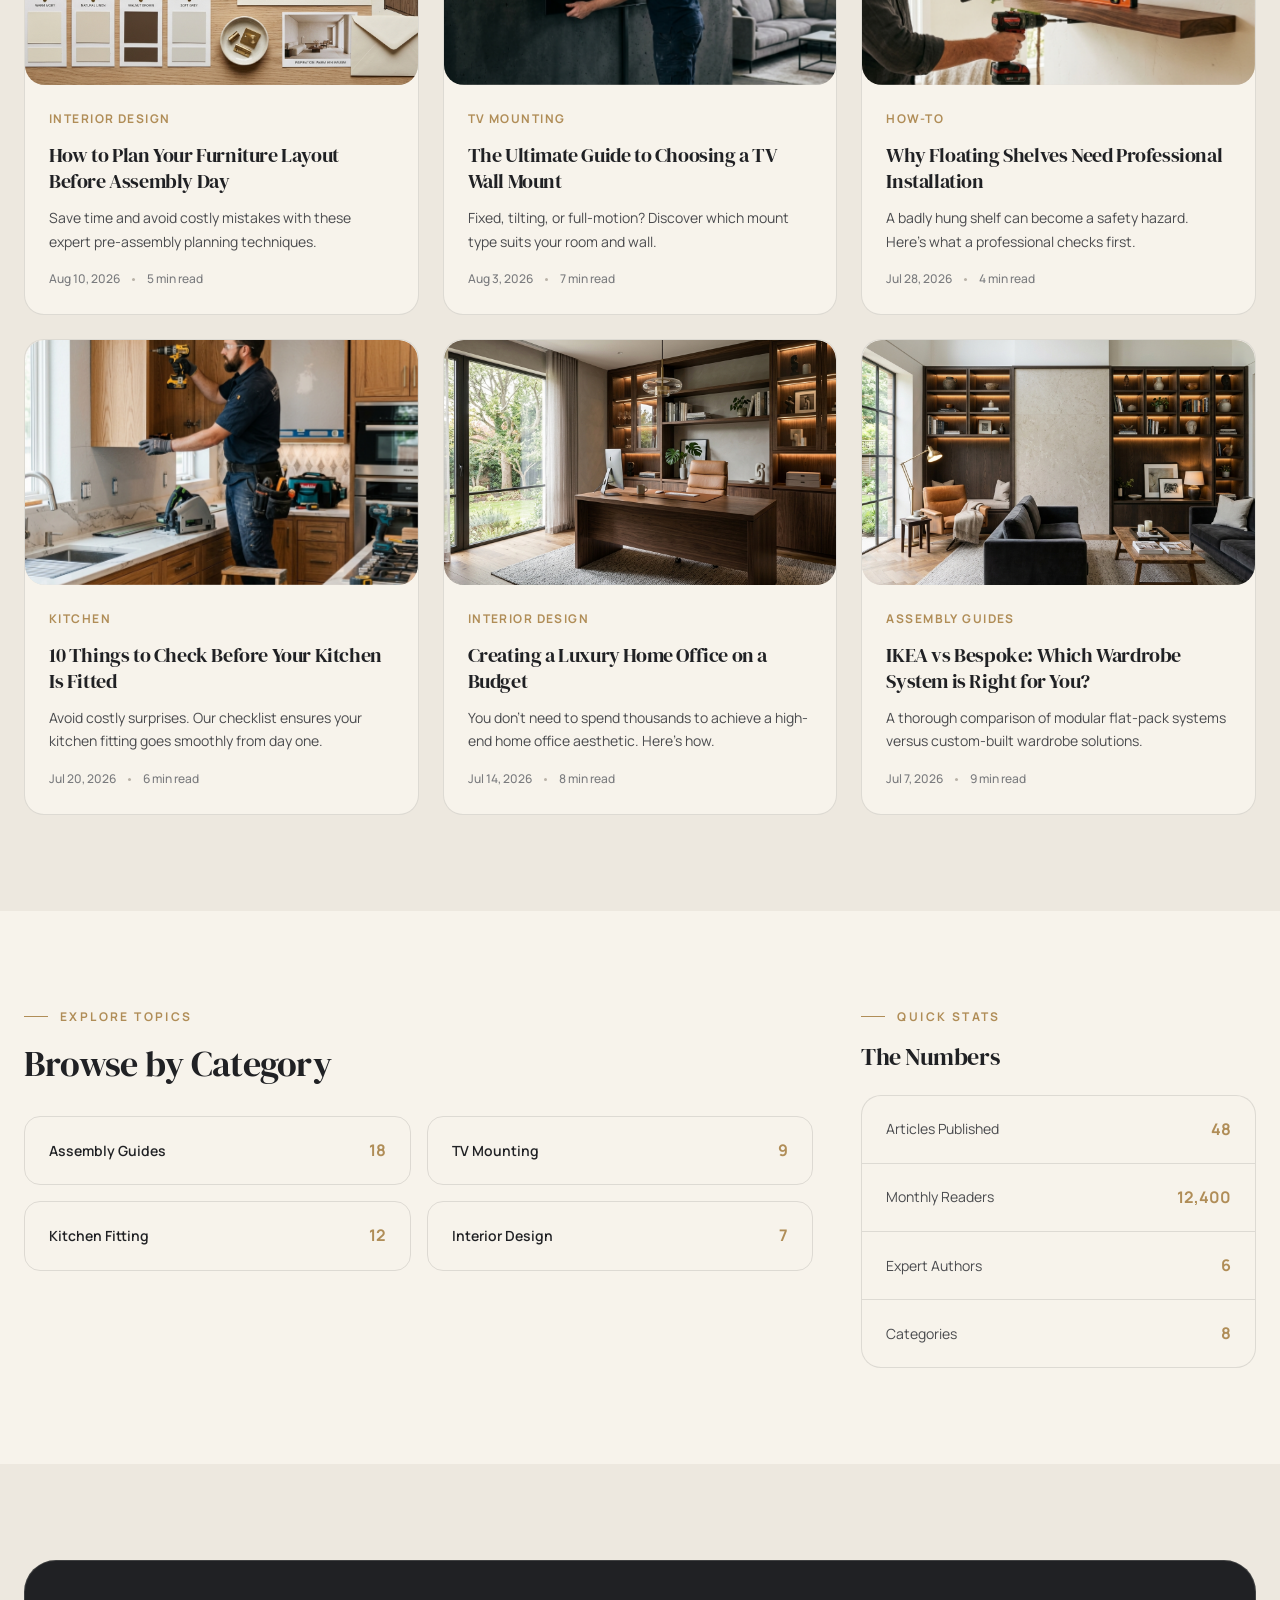
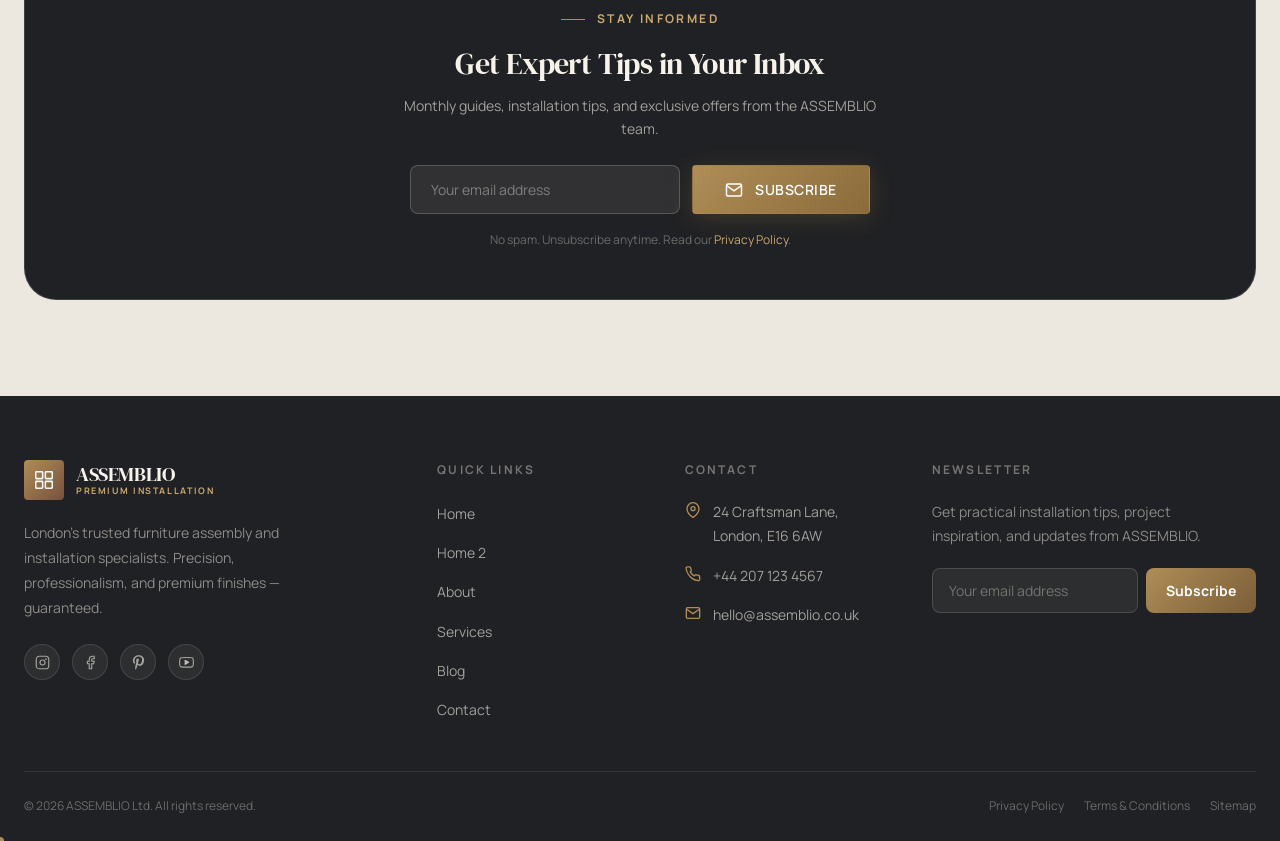
<file: blog.html>
<!DOCTYPE html>
<html lang="en" dir="ltr" data-theme="light">
<head>
  <meta charset="UTF-8">
  <meta name="viewport" content="width=device-width, initial-scale=1.0">
  <meta name="description" content="ASSEMBLIO Blog — Expert tips, guides, and inspiration for furniture assembly, TV mounting, shelf installation, and home interiors.">
  <title>ASSEMBLIO Blog — Tips, Guides & Interior Inspiration</title>
  <link rel="icon" type="image/svg+xml" href="images/favicon.svg">
  <link rel="alternate icon" type="image/svg+xml" href="favicon.svg">
  <link rel="stylesheet" href="css/style.css">
  <link rel="stylesheet" href="css/components.css">
  <link rel="stylesheet" href="css/animations.css">
  <style>
    .blog-hero { min-height:55vh; background:var(--graphite); display:flex; align-items:center; position:relative; overflow:hidden; padding-top:var(--navbar-h); }
    .blog-hero-bg { position:absolute; inset:0; background-size:cover; background-position:center; opacity:0.35; z-index:1; }
    .blog-hero-accent { position:absolute; top:-100px; right:-100px; width:500px; height:500px; border-radius:50%; background:radial-gradient(circle,rgba(176,141,87,0.15),transparent 70%); pointer-events:none; z-index:2; }
    .blog-hero .container { position:relative; z-index:3; text-align:center; }
    .featured-post { display:grid; grid-template-columns:1.4fr 1fr; gap:0; border-radius:var(--radius-2xl); overflow:hidden; background:var(--bg-primary); border:1px solid var(--border); }
    [data-theme="dark"] .featured-post { background:var(--bg-secondary); }
    .featured-post-img img { width:100%; height:100%; object-fit:cover; }
    .featured-post-body { padding:var(--space-10) var(--space-8); display:flex; flex-direction:column; justify-content:center; }
    .featured-post-body .badge { align-self:flex-start; }
    .stats-table { display:flex; flex-direction:column; border:1px solid var(--border); border-radius:var(--radius-xl); background:var(--bg-primary); overflow:hidden; }
    [data-theme="dark"] .stats-table { background:var(--bg-secondary); }
    .stats-row { display:flex; justify-content:space-between; align-items:center; padding:var(--space-5) var(--space-6); border-bottom:1px solid var(--border); }
    .stats-row-last { border-bottom:0; }
    .blog-3-grid { display:grid; grid-template-columns:repeat(3,1fr); gap:var(--space-6); }
    .topics-layout { display:grid; grid-template-columns:2fr 1fr; gap:var(--space-12); align-items:start; }
    .cat-grid { display:grid; grid-template-columns:repeat(2,minmax(0,1fr)); gap:var(--space-4); }
    .categories-strip { display:flex; gap:var(--space-3); flex-wrap:wrap; margin-bottom:var(--space-10); }
    .cat-pill { padding:var(--space-2) var(--space-5); border-radius:var(--radius-full); border:1.5px solid var(--border); font-size:var(--text-sm); font-weight:600; cursor:pointer; transition:all 0.25s; background:none; color:var(--text-secondary); }
    .cat-pill.active,.cat-pill:hover { background:var(--brass); border-color:var(--brass); color:white; }
    .newsletter-box { background:var(--graphite); border:1px solid rgba(247,243,235,0.15); border-radius:var(--radius-2xl); padding:var(--space-12) var(--space-10); text-align:center; }
    .newsletter-input-wrap { display:flex; gap:var(--space-3); max-width:460px; margin:var(--space-6) auto 0; }
    .newsletter-input-wrap input { flex:1; padding:0.875rem var(--space-5); border:1.5px solid rgba(247,243,235,0.2); border-radius:var(--radius-md); background:rgba(247,243,235,0.08); color:var(--ivory); font-family:var(--font-sans); font-size:var(--text-sm); outline:none; }
    .newsletter-input-wrap input::placeholder { color:rgba(247,243,235,0.4); }
    .newsletter-input-wrap input:focus { border-color:rgba(176,141,87,0.6); }
    .ticker-wrap { overflow:hidden; position:relative; background:var(--graphite); border-radius:var(--radius-xl); padding:var(--space-5) 0; }
    .ticker-track { display:flex; gap:var(--space-8); width:max-content; animation:marqueeScroll 25s linear infinite; align-items:center; }
    .ticker-item { display:flex; align-items:center; gap:var(--space-4); color:rgba(247,243,235,0.65); font-size:var(--text-sm); font-weight:500; white-space:nowrap; }
    .ticker-dot { width:4px; height:4px; border-radius:50%; background:var(--brass); flex-shrink:0; }
    .blog-hero .section-label { justify-content:center; }
    .blog-hero p { margin-left:auto; margin-right:auto; }
    @media(max-width:1024px){
      .featured-post { grid-template-columns:1fr 1fr; }
      .featured-post-body { padding:var(--space-6) var(--space-6); }
      .featured-post-body h2 { font-size:clamp(1.3rem, 2.5vw, 1.85rem) !important; margin-bottom:var(--space-3) !important; }
      .featured-post-body p { font-size:var(--text-sm) !important; margin-bottom:var(--space-4) !important; line-height:1.6 !important; }
      .blog-3-grid { grid-template-columns:repeat(2,1fr); }
      .topics-layout { grid-template-columns:1fr; }
    }
    @media(max-width:640px){
      .featured-post { grid-template-columns:1fr; }
      .featured-post-img { aspect-ratio:16/9; }
      .blog-3-grid { grid-template-columns:1fr; }
      .newsletter-input-wrap { flex-direction:column; }
    }
    @media(max-width:480px){ .cat-grid { grid-template-columns:1fr; } }
  </style>
</head>
<body>
  <div id="page-loader" class="page-loader" aria-hidden="true"><div class="loader-logo"><svg viewBox="0 0 32 32" fill="none" stroke="currentColor" stroke-width="2.2"><rect x="4" y="4" width="10" height="10" rx="1"/><rect x="18" y="4" width="10" height="10" rx="1"/><rect x="4" y="18" width="10" height="10" rx="1"/><rect x="18" y="18" width="10" height="10" rx="1"/></svg></div><div class="loader-bar"><div class="loader-bar-fill"></div></div></div>

  <nav id="navbar" class="navbar navbar-dark transparent" data-transparent="true" role="navigation" aria-label="Main navigation">
    <div class="navbar-inner"><a href="index.html" class="navbar-logo" aria-label="ASSEMBLIO Home"><div class="logo-mark"><svg viewBox="0 0 32 32" fill="none" stroke="currentColor" stroke-width="2.2"><rect x="4" y="4" width="10" height="10" rx="1"/><rect x="18" y="4" width="10" height="10" rx="1"/><rect x="4" y="18" width="10" height="10" rx="1"/><rect x="18" y="18" width="10" height="10" rx="1"/></svg></div><div class="logo-text"><span class="logo-name">ASSEMBLIO</span><span class="logo-tagline">Premium Installation</span></div></a>
      <ul class="nav-links" role="list"><li class="nav-item"><a href="index.html" class="nav-link">Home</a></li><li class="nav-item"><a href="home2.html" class="nav-link">Home 2</a></li><li class="nav-item"><a href="about.html" class="nav-link">About</a></li><li class="nav-item"><a href="services.html" class="nav-link">Services</a></li><li class="nav-item"><a href="blog.html" class="nav-link active">Blog</a></li><li class="nav-item"><a href="contact.html" class="nav-link">Contact</a></li></ul>
      <div class="nav-actions"><button class="nav-icon-btn" data-theme-toggle aria-label="Toggle dark mode" title="Toggle dark mode"><svg class="icon-moon" xmlns="http://www.w3.org/2000/svg" viewBox="0 0 24 24" fill="none" stroke="currentColor" stroke-width="2"><path d="M21 12.79A9 9 0 1 1 11.21 3 7 7 0 0 0 21 12.79z"/></svg><svg class="icon-sun" xmlns="http://www.w3.org/2000/svg" viewBox="0 0 24 24" fill="none" stroke="currentColor" stroke-width="2" style="display:none"><circle cx="12" cy="12" r="5"/><line x1="12" y1="1" x2="12" y2="3"/><line x1="12" y1="21" x2="12" y2="23"/><line x1="4.22" y1="4.22" x2="5.64" y2="5.64"/><line x1="18.36" y1="18.36" x2="19.78" y2="19.78"/><line x1="1" y1="12" x2="3" y2="12"/><line x1="21" y1="12" x2="23" y2="12"/><line x1="4.22" y1="19.78" x2="5.64" y2="18.36"/><line x1="18.36" y1="5.64" x2="19.78" y2="4.22"/></svg></button><button class="nav-icon-btn" data-dir-toggle aria-label="Toggle text direction" title="Switch to RTL"><span class="dir-label" style="font-size:9px;font-weight:800;letter-spacing:0.05em;">RTL</span></button><a href="contact.html" class="btn btn-primary btn-sm">Book Now</a></div>
      <button id="hamburger" class="hamburger" aria-label="Open menu" aria-expanded="false" aria-controls="mobile-menu"><span></span><span></span><span></span></button>
    </div>
  </nav>

  <div id="mobile-menu" class="mobile-menu" role="dialog" aria-label="Mobile navigation" aria-modal="true">
    <div class="mobile-menu-header"><a href="index.html" class="navbar-logo"><div class="logo-mark"><svg viewBox="0 0 32 32" fill="none" stroke="currentColor" stroke-width="2.2"><rect x="4" y="4" width="10" height="10" rx="1"/><rect x="18" y="4" width="10" height="10" rx="1"/><rect x="4" y="18" width="10" height="10" rx="1"/><rect x="18" y="18" width="10" height="10" rx="1"/></svg></div><div class="logo-text"><span class="logo-name">ASSEMBLIO</span><span class="logo-tagline">Premium Installation</span></div></a><button id="mobile-menu-close" class="nav-icon-btn" aria-label="Close menu"><svg viewBox="0 0 24 24" fill="none" stroke="currentColor" stroke-width="2"><line x1="18" y1="6" x2="6" y2="18"/><line x1="6" y1="6" x2="18" y2="18"/></svg></button></div>
    <nav class="mobile-nav-links" role="list"><a href="index.html" class="mobile-nav-link">Home <svg width="16" height="16" viewBox="0 0 24 24" fill="none" stroke="currentColor" stroke-width="2"><polyline points="9 18 15 12 9 6"/></svg></a><a href="home2.html" class="mobile-nav-link">Home 2 <svg width="16" height="16" viewBox="0 0 24 24" fill="none" stroke="currentColor" stroke-width="2"><polyline points="9 18 15 12 9 6"/></svg></a><a href="about.html" class="mobile-nav-link">About <svg width="16" height="16" viewBox="0 0 24 24" fill="none" stroke="currentColor" stroke-width="2"><polyline points="9 18 15 12 9 6"/></svg></a><a href="services.html" class="mobile-nav-link">Services <svg width="16" height="16" viewBox="0 0 24 24" fill="none" stroke="currentColor" stroke-width="2"><polyline points="9 18 15 12 9 6"/></svg></a><a href="blog.html" class="mobile-nav-link">Blog <svg width="16" height="16" viewBox="0 0 24 24" fill="none" stroke="currentColor" stroke-width="2"><polyline points="9 18 15 12 9 6"/></svg></a><a href="contact.html" class="mobile-nav-link">Contact <svg width="16" height="16" viewBox="0 0 24 24" fill="none" stroke="currentColor" stroke-width="2"><polyline points="9 18 15 12 9 6"/></svg></a></nav>
    <div class="mobile-menu-footer"><a href="contact.html" class="btn btn-primary" style="width:100%;justify-content:center;">Book an Appointment</a></div>
  </div>

  <main>
    <!-- SECTION 1: BLOG HERO / MASTHEAD -->
    <section class="blog-hero" aria-labelledby="blog-heading">
      <div class="blog-hero-bg" style="background-image:url('images/blog-hero-bg.jpg');"></div>
      <div class="blog-hero-accent"></div>
      <div class="container" style="padding-top:var(--space-16);padding-bottom:var(--space-16);">
        <div style="text-align:center;">
          <div class="section-label" style="color:var(--brass-light);justify-content:center;" data-reveal="up">Expert Knowledge</div>
          <h1 id="blog-heading" class="text-5xl text-inverse tracking-tight" data-reveal="up" data-delay="100">The ASSEMBLIO<br><em style="color:var(--brass-light);">Journal</em></h1>
          <p class="text-inverse text-base" style="margin-top:var(--space-4);max-width:520px;opacity:0.8;line-height:1.7;" data-reveal="up" data-delay="200">Installation tips, design inspiration, brand guides, and home improvement ideas from our expert team.</p>
        </div>
      </div>
    </section>

    <!-- SECTION 2: FEATURED ARTICLE -->
    <section class="section bg-primary" aria-labelledby="featured-article-heading">
      <div class="container">
        <div class="section-label" style="margin-bottom:var(--space-6);" data-reveal="left">Featured Article</div>
        <a href="blog-details.html?id=1" class="featured-post" style="display:grid;text-decoration:none;" data-reveal="up">
          <div class="featured-post-img img-zoom-wrap">
            <img src="images/blog-featured-new.jpg" alt="The Complete Guide to Furniture Assembly" loading="lazy">
          </div>
          <div class="featured-post-body">
            <div class="badge badge-brass" style="margin-bottom:var(--space-5);">Featured</div>
            <p class="blog-category">Assembly Guide</p>
            <h2 id="featured-article-heading" class="text-3xl" style="margin-bottom:var(--space-3);">The Complete Guide to Furniture Assembly: What Professionals Know That You Don't</h2>
            <p class="text-secondary text-sm" style="line-height:1.7;margin-bottom:var(--space-5);">From cam locks to dowels, from stud walls to masonry — discover the insider knowledge that separates a professional installation from a DIY disaster.</p>
            <div class="blog-meta" style="margin-bottom:var(--space-6);">
              <div style="display:flex;align-items:center;gap:var(--space-2);"><div class="author-avatar-placeholder" style="width:32px;height:32px;font-size:0.875rem;">T</div><span>Thomas Reid</span></div>
              <div class="blog-meta-dot"></div>
              <span>Aug 15, 2026</span>
              <div class="blog-meta-dot"></div>
              <span>12 min read</span>
            </div>
            <span class="btn btn-primary btn-sm" style="align-self:flex-start;">Read Article →</span>
          </div>
        </a>
      </div>
    </section>

    <!-- SECTION 3: BLOG GRID WITH CATEGORIES -->
    <section class="section bg-secondary" aria-labelledby="blog-grid-heading">
      <div class="container">
        <h2 id="blog-grid-heading" class="text-3xl" style="margin-bottom:var(--space-6);" data-reveal="up">All Articles</h2>
        <div class="categories-strip" data-reveal="up" data-delay="100">
          <button class="cat-pill active">All</button>
          <button class="cat-pill">Assembly Guides</button>
          <button class="cat-pill">TV Mounting</button>
          <button class="cat-pill">Kitchen</button>
          <button class="cat-pill">Interior Design</button>
          <button class="cat-pill">How-To</button>
        </div>

        <div class="blog-3-grid" data-stagger-grid>
          <a href="blog-details.html?id=2" class="blog-card" data-reveal="up">
            <div class="blog-card-image img-zoom-wrap"><img src="images/blog1.jpg" alt="Furniture planning mood board" loading="lazy"></div>
            <div class="blog-card-body">
              <p class="blog-category">Interior Design</p>
              <h3 class="blog-title">How to Plan Your Furniture Layout Before Assembly Day</h3>
              <p class="blog-excerpt">Save time and avoid costly mistakes with these expert pre-assembly planning techniques.</p>
              <div class="blog-meta"><span>Aug 10, 2026</span><div class="blog-meta-dot"></div><span>5 min read</span></div>
            </div>
          </a>
          <a href="blog-details.html?id=3" class="blog-card" data-reveal="up" data-delay="80">
            <div class="blog-card-image img-zoom-wrap"><img src="images/service-tv.jpg" alt="TV mounting guide" loading="lazy"></div>
            <div class="blog-card-body">
              <p class="blog-category">TV Mounting</p>
              <h3 class="blog-title">The Ultimate Guide to Choosing a TV Wall Mount</h3>
              <p class="blog-excerpt">Fixed, tilting, or full-motion? Discover which mount type suits your room and wall.</p>
              <div class="blog-meta"><span>Aug 3, 2026</span><div class="blog-meta-dot"></div><span>7 min read</span></div>
            </div>
          </a>
          <a href="blog-details.html?id=4" class="blog-card" data-reveal="up" data-delay="160">
            <div class="blog-card-image img-zoom-wrap"><img src="images/service-shelf.jpg" alt="Shelf installation tips" loading="lazy"></div>
            <div class="blog-card-body">
              <p class="blog-category">How-To</p>
              <h3 class="blog-title">Why Floating Shelves Need Professional Installation</h3>
              <p class="blog-excerpt">A badly hung shelf can become a safety hazard. Here's what a professional checks first.</p>
              <div class="blog-meta"><span>Jul 28, 2026</span><div class="blog-meta-dot"></div><span>4 min read</span></div>
            </div>
          </a>
          <a href="blog-details.html?id=5" class="blog-card" data-reveal="up" data-delay="240">
            <div class="blog-card-image img-zoom-wrap"><img src="images/service-kitchen.jpg" alt="Kitchen installation guide" loading="lazy"></div>
            <div class="blog-card-body">
              <p class="blog-category">Kitchen</p>
              <h3 class="blog-title">10 Things to Check Before Your Kitchen Is Fitted</h3>
              <p class="blog-excerpt">Avoid costly surprises. Our checklist ensures your kitchen fitting goes smoothly from day one.</p>
              <div class="blog-meta"><span>Jul 20, 2026</span><div class="blog-meta-dot"></div><span>6 min read</span></div>
            </div>
          </a>
          <a href="blog-details.html?id=6" class="blog-card" data-reveal="up" data-delay="320">
            <div class="blog-card-image img-zoom-wrap"><img src="images/gallery1.jpg" alt="Home office setup" loading="lazy"></div>
            <div class="blog-card-body">
              <p class="blog-category">Interior Design</p>
              <h3 class="blog-title">Creating a Luxury Home Office on a Budget</h3>
              <p class="blog-excerpt">You don't need to spend thousands to achieve a high-end home office aesthetic. Here's how.</p>
              <div class="blog-meta"><span>Jul 14, 2026</span><div class="blog-meta-dot"></div><span>8 min read</span></div>
            </div>
          </a>
          <a href="blog-details.html?id=7" class="blog-card" data-reveal="up" data-delay="400">
            <div class="blog-card-image img-zoom-wrap"><img src="images/gallery3.jpg" alt="Built-in bookcase installation" loading="lazy"></div>
            <div class="blog-card-body">
              <p class="blog-category">Assembly Guides</p>
              <h3 class="blog-title">IKEA vs Bespoke: Which Wardrobe System is Right for You?</h3>
              <p class="blog-excerpt">A thorough comparison of modular flat-pack systems versus custom-built wardrobe solutions.</p>
              <div class="blog-meta"><span>Jul 7, 2026</span><div class="blog-meta-dot"></div><span>9 min read</span></div>
            </div>
          </a>
        </div>
      </div>
    </section>

    <!-- SECTION 4: CATEGORIES SIDEBAR STRIP -->
    <section class="section bg-primary" aria-labelledby="topics-heading">
      <div class="container">
        <div class="topics-layout">
          <div data-reveal="left">
            <div class="section-label">Explore Topics</div>
            <h2 id="topics-heading" class="text-4xl" style="margin-bottom:var(--space-8);">Browse by Category</h2>
            <div class="cat-grid">
              <a href="#" style="display:flex;align-items:center;justify-content:space-between;padding:var(--space-5) var(--space-6);border:1px solid var(--border);border-radius:var(--radius-lg);text-decoration:none;transition:all 0.3s;color:var(--text-primary);" onmouseenter="this.style.borderColor='rgba(176,141,87,0.3)';this.style.background='rgba(176,141,87,0.05)'" onmouseleave="this.style.borderColor='';this.style.background=''">
                <span class="font-semibold text-sm">Assembly Guides</span><span class="text-brass font-bold">18</span>
              </a>
              <a href="#" style="display:flex;align-items:center;justify-content:space-between;padding:var(--space-5) var(--space-6);border:1px solid var(--border);border-radius:var(--radius-lg);text-decoration:none;transition:all 0.3s;color:var(--text-primary);" onmouseenter="this.style.borderColor='rgba(176,141,87,0.3)';this.style.background='rgba(176,141,87,0.05)'" onmouseleave="this.style.borderColor='';this.style.background=''">
                <span class="font-semibold text-sm">TV Mounting</span><span class="text-brass font-bold">9</span>
              </a>
              <a href="#" style="display:flex;align-items:center;justify-content:space-between;padding:var(--space-5) var(--space-6);border:1px solid var(--border);border-radius:var(--radius-lg);text-decoration:none;transition:all 0.3s;color:var(--text-primary);" onmouseenter="this.style.borderColor='rgba(176,141,87,0.3)';this.style.background='rgba(176,141,87,0.05)'" onmouseleave="this.style.borderColor='';this.style.background=''">
                <span class="font-semibold text-sm">Kitchen Fitting</span><span class="text-brass font-bold">12</span>
              </a>
              <a href="#" style="display:flex;align-items:center;justify-content:space-between;padding:var(--space-5) var(--space-6);border:1px solid var(--border);border-radius:var(--radius-lg);text-decoration:none;transition:all 0.3s;color:var(--text-primary);" onmouseenter="this.style.borderColor='rgba(176,141,87,0.3)';this.style.background='rgba(176,141,87,0.05)'" onmouseleave="this.style.borderColor='';this.style.background=''">
                <span class="font-semibold text-sm">Interior Design</span><span class="text-brass font-bold">7</span>
              </a>
            </div>
          </div>
          <div data-reveal="right">
            <div class="section-label">Quick Stats</div>
            <h3 class="text-2xl" style="font-family:var(--font-serif);margin-bottom:var(--space-6);">The Numbers</h3>
            <div class="stats-table">
              <div class="stats-row">
                <span class="text-sm text-secondary">Articles Published</span><span class="font-bold text-brass">48</span>
              </div>
              <div class="stats-row">
                <span class="text-sm text-secondary">Monthly Readers</span><span class="font-bold text-brass">12,400</span>
              </div>
              <div class="stats-row">
                <span class="text-sm text-secondary">Expert Authors</span><span class="font-bold text-brass">6</span>
              </div>
              <div class="stats-row stats-row-last">
                <span class="text-sm text-secondary">Categories</span><span class="font-bold text-brass">8</span>
              </div>
            </div>
          </div>
        </div>
      </div>
    </section>

    <!-- SECTION 5: NEWSLETTER SIGNUP -->
    <section class="section bg-secondary" aria-labelledby="newsletter-heading">
      <div class="container">
        <div class="newsletter-box" data-reveal="scale">
          <div class="section-label" style="justify-content:center;color:var(--brass-light);">Stay Informed</div>
          <h2 id="newsletter-heading" class="text-3xl text-inverse" style="margin-bottom:var(--space-3);">Get Expert Tips in Your Inbox</h2>
          <p style="color:rgba(247,243,235,0.6);font-size:var(--text-sm);line-height:1.7;max-width:480px;margin:0 auto;">Monthly guides, installation tips, and exclusive offers from the ASSEMBLIO team.</p>
          <form data-newsletter-form class="newsletter-input-wrap" novalidate>
            <input type="email" placeholder="Your email address" required aria-label="Email for newsletter">
            <button type="submit" class="btn btn-primary" id="nl-btn">
              <svg width="16" height="16" viewBox="0 0 24 24" fill="none" stroke="currentColor" stroke-width="2"><path d="M4 4h16c1.1 0 2 .9 2 2v12c0 1.1-.9 2-2 2H4c-1.1 0-2-.9-2-2V6c0-1.1.9-2 2-2z"/><polyline points="22,6 12,13 2,6"/></svg>
              Subscribe
            </button>
          </form>
          <p style="color:rgba(247,243,235,0.35);font-size:var(--text-xs);margin-top:var(--space-4);">No spam. Unsubscribe anytime. Read our <a href="privacy-policy.html" style="color:var(--brass-light);">Privacy Policy</a>.</p>
        </div>
      </div>
    </section>

  </main>

  <footer class="footer" role="contentinfo">
    <div class="container">
      <div class="footer-grid">
        <div class="footer-brand">
          <a href="index.html" class="navbar-logo" aria-label="ASSEMBLIO Home" style="margin-bottom:var(--space-5);display:inline-flex;">
            <div class="logo-mark"><svg viewBox="0 0 32 32" fill="none" stroke="currentColor" stroke-width="2.2"><rect x="4" y="4" width="10" height="10" rx="1"/><rect x="18" y="4" width="10" height="10" rx="1"/><rect x="4" y="18" width="10" height="10" rx="1"/><rect x="18" y="18" width="10" height="10" rx="1"/></svg></div>
            <div class="logo-text"><span class="logo-name">ASSEMBLIO</span><span class="logo-tagline">Premium Installation</span></div>
          </a>
          <p class="footer-desc">London's trusted furniture assembly and installation specialists. Precision, professionalism, and premium finishes — guaranteed.</p>
          <div class="footer-social">
            <a href="https://www.instagram.com/" class="social-btn" target="_blank" rel="noopener noreferrer" aria-label="Instagram"><svg viewBox="0 0 24 24" fill="none" stroke="currentColor" stroke-width="1.8"><rect x="2" y="2" width="20" height="20" rx="5"/><circle cx="12" cy="12" r="4"/><circle cx="17.5" cy="6.5" r="0.5" fill="currentColor"/></svg></a>
            <a href="https://www.facebook.com/" class="social-btn" target="_blank" rel="noopener noreferrer" aria-label="Facebook"><svg viewBox="0 0 24 24" fill="none" stroke="currentColor" stroke-width="1.8"><path d="M18 2h-3a5 5 0 0 0-5 5v3H7v4h3v8h4v-8h3l1-4h-4V7a1 1 0 0 1 1-1h3z"/></svg></a>
            <a href="https://www.pinterest.com/" class="social-btn" target="_blank" rel="noopener noreferrer" aria-label="Pinterest"><svg viewBox="0 0 384 512" fill="currentColor"><path d="M204 6.5C101.4 6.5 0 74.9 0 185.6 0 256 39.6 296 63.6 296c9.9 0 15.6-27.6 15.6-35.4 0-9.3-23.7-29.1-23.7-67.8 0-80.4 61.2-137.4 140.4-137.4 68.1 0 118.5 38.7 118.5 109.8 0 53.1-21.3 152.7-90.3 152.7-24.9 0-46.2-18-46.2-43.8 0-37.8 26.4-74.4 26.4-113.4 0-66.2-93.9-54.2-93.9 25.8 0 16.8 2.1 35.4 9.6 50.7-13.8 59.4-42 147.9-42 209.1 0 18.9 2.7 37.5 4.5 56.4 3.4 3.8 1.7 3.4 6.9 1.5 50.4-69 48.6-82.5 71.4-172.8 12.3 23.4 44.1 36 69.3 36 106.2 0 153.9-103.5 153.9-196.8C384 71.3 298.2 6.5 204 6.5z"/></svg></a>
            <a href="https://www.youtube.com/" class="social-btn" target="_blank" rel="noopener noreferrer" aria-label="YouTube"><svg viewBox="0 0 24 24" fill="none" stroke="currentColor" stroke-width="1.8" stroke-linecap="round" stroke-linejoin="round"><path d="M22.54 6.42a2.78 2.78 0 0 0-1.94-2C18.88 4 12 4 12 4s-6.88 0-8.6.46a2.78 2.78 0 0 0-1.94 2A29 29 0 0 0 1 11.75a29 29 0 0 0 .46 5.33A2.78 2.78 0 0 0 3.4 19c1.72.46 8.6.46 8.6.46s6.88 0 8.6-.46a2.78 2.78 0 0 0 1.94-2 29 29 0 0 0 .46-5.25 29 29 0 0 0-.46-5.33z"/><polygon points="9.75 15.02 15.5 11.75 9.75 8.48 9.75 15.02" fill="currentColor"/></svg></a>
          </div>
        </div>

        <div>
          <p class="footer-col-title">Quick Links</p>
          <ul class="footer-links">
            <li><a href="index.html" class="footer-link">Home</a></li>
            <li><a href="home2.html" class="footer-link">Home 2</a></li>
            <li><a href="about.html" class="footer-link">About</a></li>
            <li><a href="services.html" class="footer-link">Services</a></li>
            <li><a href="blog.html" class="footer-link" aria-current="page">Blog</a></li>
            <li><a href="contact.html" class="footer-link">Contact</a></li>
          </ul>
        </div>

        <div>
          <p class="footer-col-title">Contact</p>
          <div class="footer-contact-item">
            <svg viewBox="0 0 24 24" fill="none" stroke="currentColor" stroke-width="2"><path d="M21 10c0 7-9 13-9 13s-9-6-9-13a9 9 0 0 1 18 0z"/><circle cx="12" cy="10" r="3"/></svg>
            <span>24 Craftsman Lane, London, E16 6AW</span>
          </div>
          <div class="footer-contact-item">
            <svg viewBox="0 0 24 24" fill="none" stroke="currentColor" stroke-width="2"><path d="M22 16.92v3a2 2 0 0 1-2.18 2 19.79 19.79 0 0 1-8.63-3.07A19.5 19.5 0 0 1 4.69 12 19.79 19.79 0 0 1 1.61 3.44 2 2 0 0 1 3.58 1.25h3a2 2 0 0 1 2 1.72 12.84 12.84 0 0 0 .7 2.81 2 2 0 0 1-.45 2.11L7.91 8.78a16 16 0 0 0 6 6l1.1-1.1a2 2 0 0 1 2.11-.45 12.84 12.84 0 0 0 2.81.7A2 2 0 0 1 21.72 16c.11 0 .21.01.2.92z"/></svg>
            <a href="tel:+442071234567">+44 207 123 4567</a>
          </div>
          <div class="footer-contact-item">
            <svg viewBox="0 0 24 24" fill="none" stroke="currentColor" stroke-width="2"><path d="M4 4h16c1.1 0 2 .9 2 2v12c0 1.1-.9 2-2 2H4c-1.1 0-2-.9-2-2V6c0-1.1.9-2 2-2z"/><polyline points="22,6 12,13 2,6"/></svg>
            <a href="mailto:hello@assemblio.co.uk">hello@assemblio.co.uk</a>
          </div>
        </div>

        <div>
          <p class="footer-col-title">Newsletter</p>
          <p class="footer-newsletter-text">Get practical installation tips, project inspiration, and updates from ASSEMBLIO.</p>
          <form class="newsletter-form" data-newsletter-form novalidate>
            <label class="sr-only" for="footer-newsletter-email">Email address</label>
            <input type="email" id="footer-newsletter-email" class="newsletter-input" placeholder="Your email address" autocomplete="email">
            <button type="submit" class="newsletter-btn">Subscribe</button>
          </form>
        </div>
      </div>
    </div>

    <div class="footer-bottom">
      <div class="container">
        <p class="footer-copy">&copy; 2026 ASSEMBLIO Ltd. All rights reserved.</p>
        <div class="footer-legal">
          <a href="privacy-policy.html">Privacy Policy</a>
          <a href="terms.html">Terms &amp; Conditions</a>
          <a href="sitemap.html">Sitemap</a>
        </div>
      </div>
    </div>
  </footer>

  <button id="scroll-top" class="scroll-top" aria-label="Scroll to top"><svg viewBox="0 0 24 24" fill="none" stroke="currentColor" stroke-width="2.5"><path d="M12 19V5"/><path d="m5 12 7-7 7 7"/></svg></button>
  <script src="js/main.js"></script><script src="js/animations.js"></script><script src="js/forms.js"></script>
  <script>
    document.querySelectorAll('.cat-pill').forEach(pill => {
      pill.addEventListener('click', function() {
        document.querySelectorAll('.cat-pill').forEach(p => p.classList.remove('active'));
        this.classList.add('active');
        const filter = this.textContent.trim();
        document.querySelectorAll('.blog-card').forEach(card => {
          const cat = card.querySelector('.blog-category').textContent.trim();
          const show = filter === 'All' || cat === filter;
          card.style.display = show ? '' : 'none';
          if (show) {
            card.classList.add('revealed');
            card.style.opacity = '0';
            requestAnimationFrame(() => requestAnimationFrame(() => card.style.opacity = '1'));
          }
        });
      });
    });
  </script>
</body>
</html>
</file>
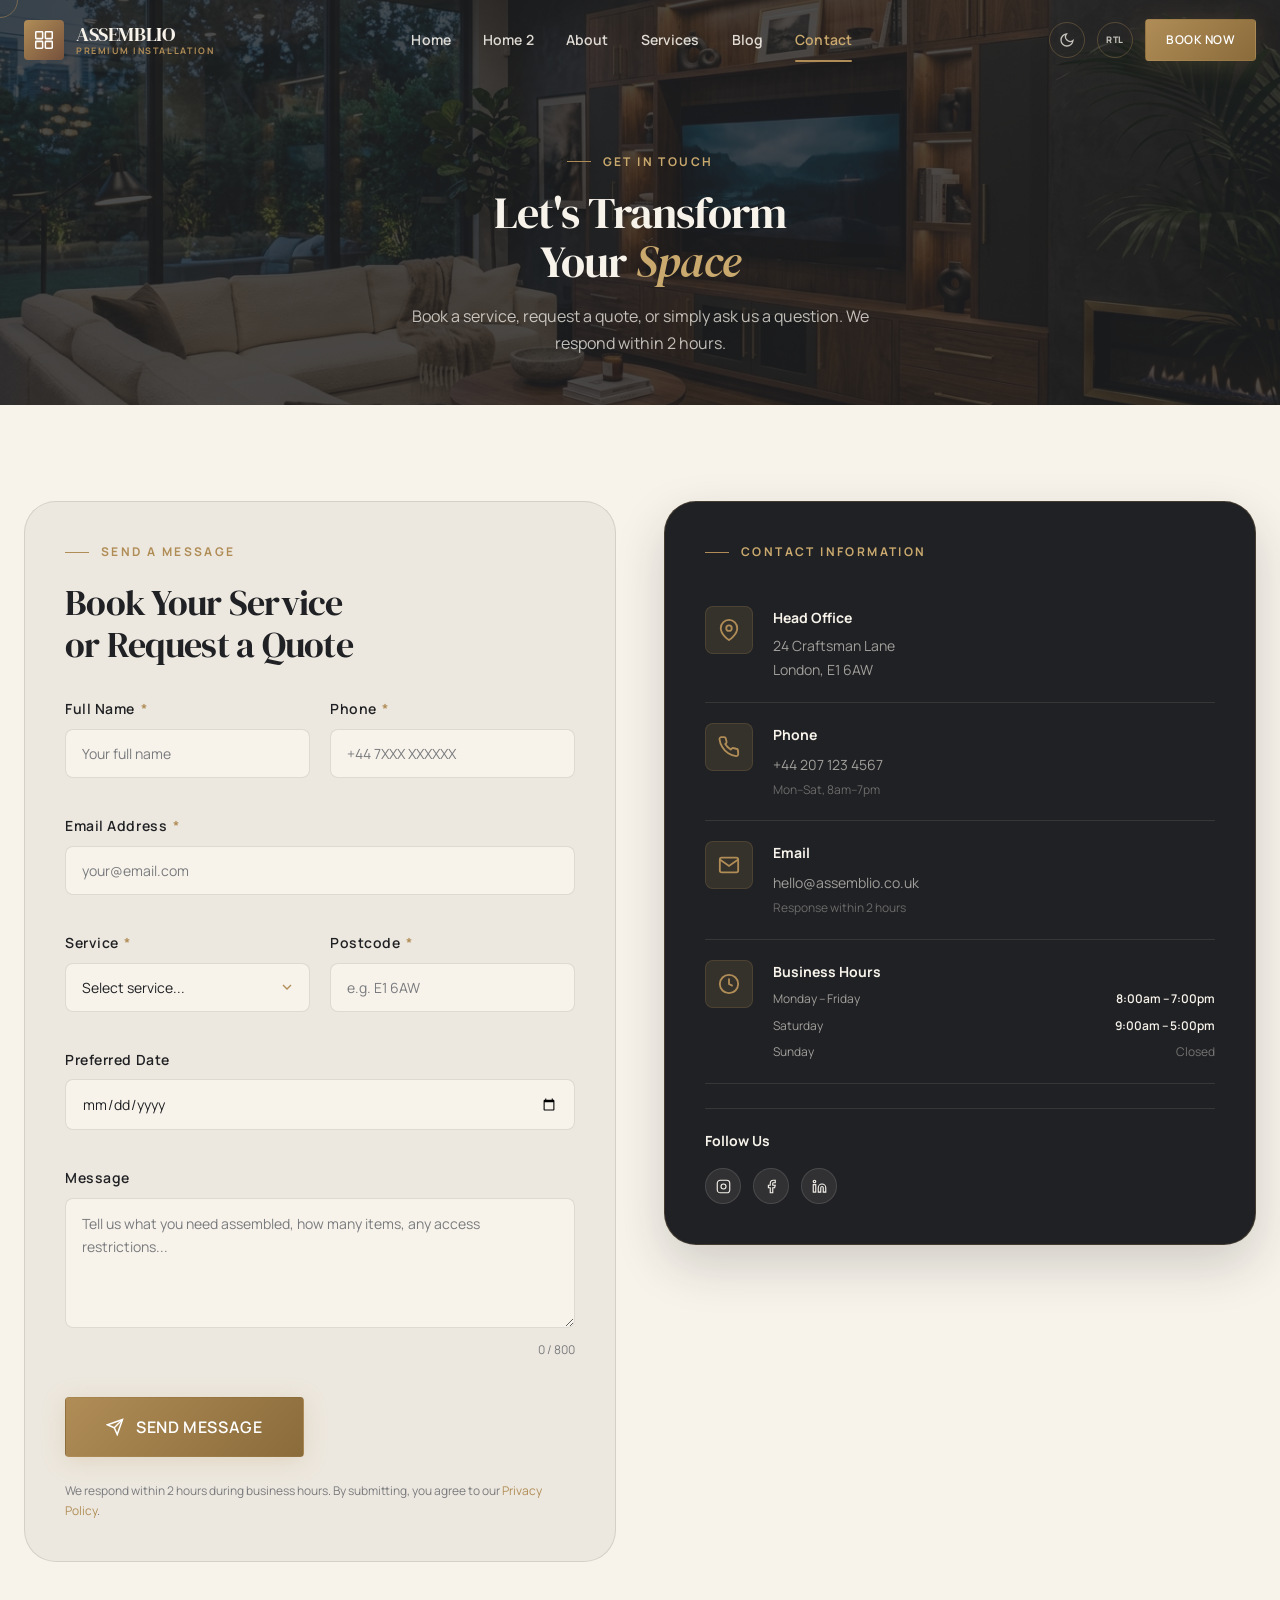
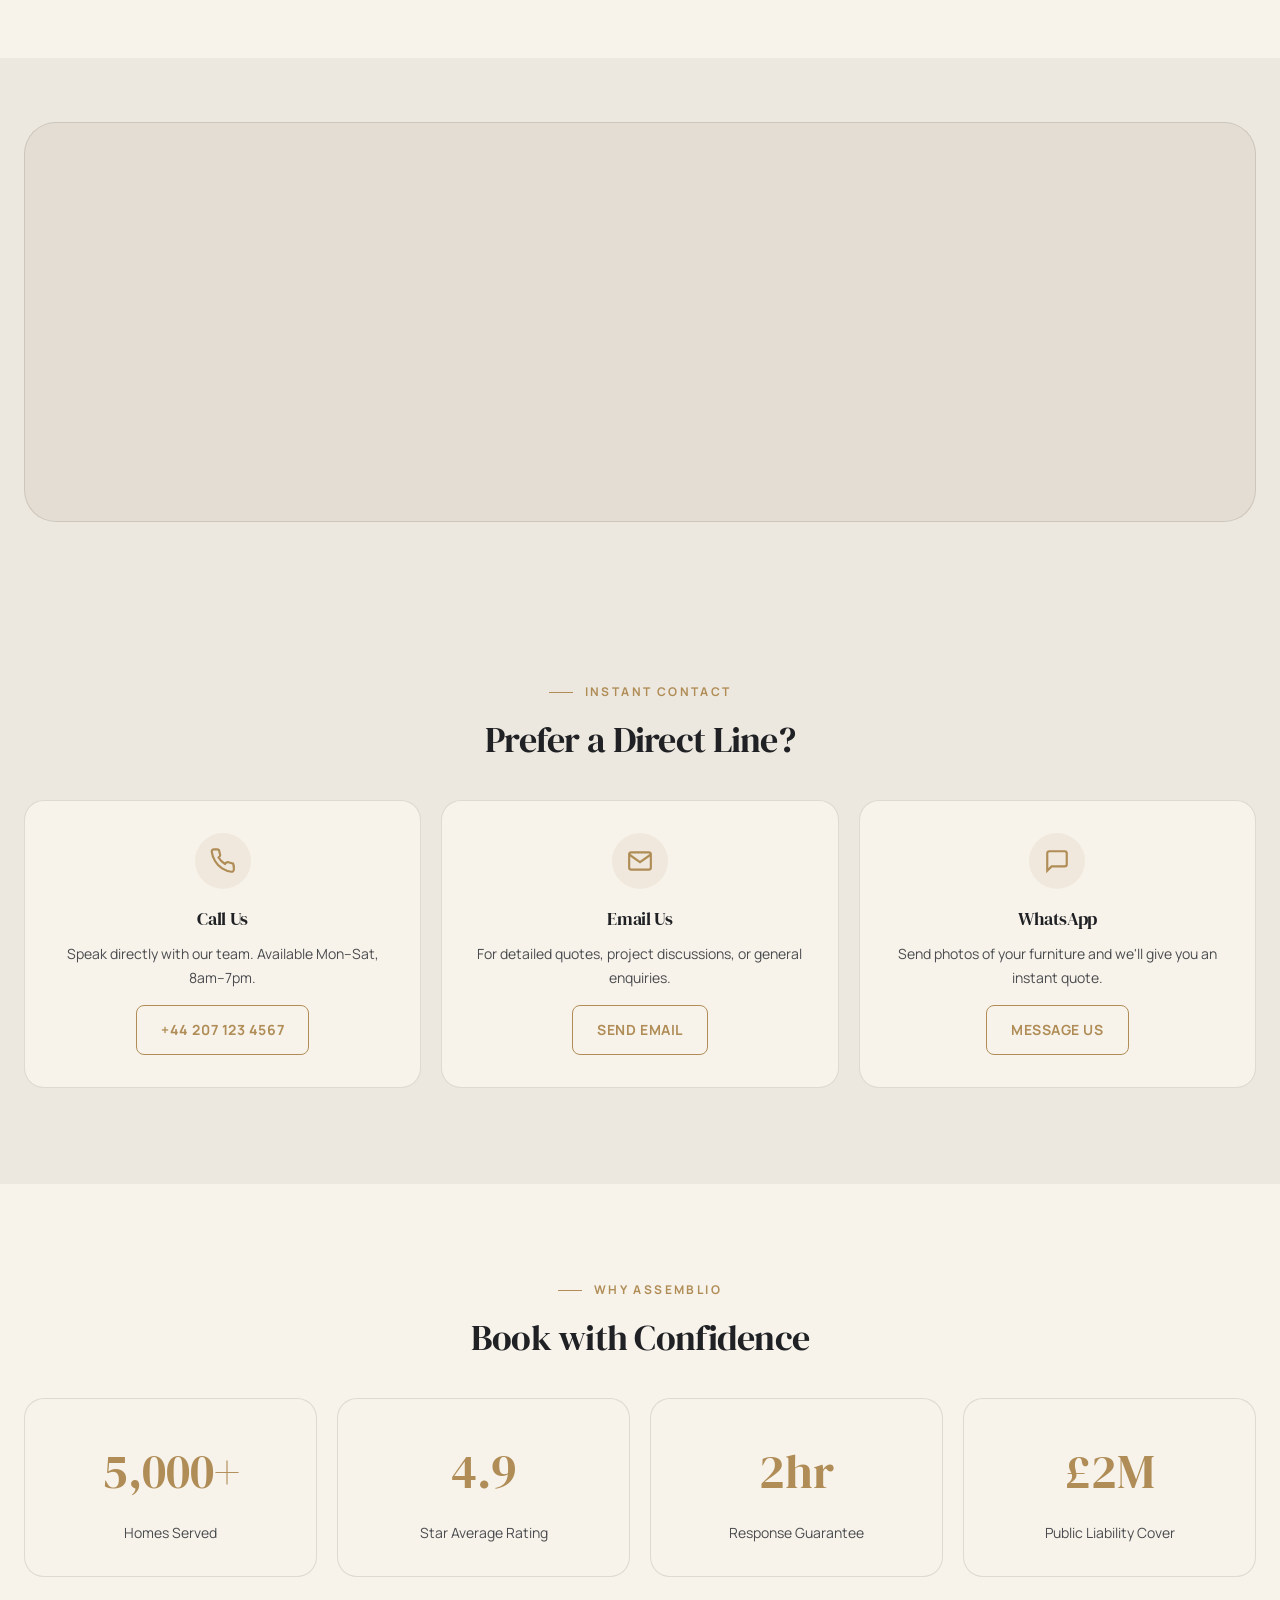
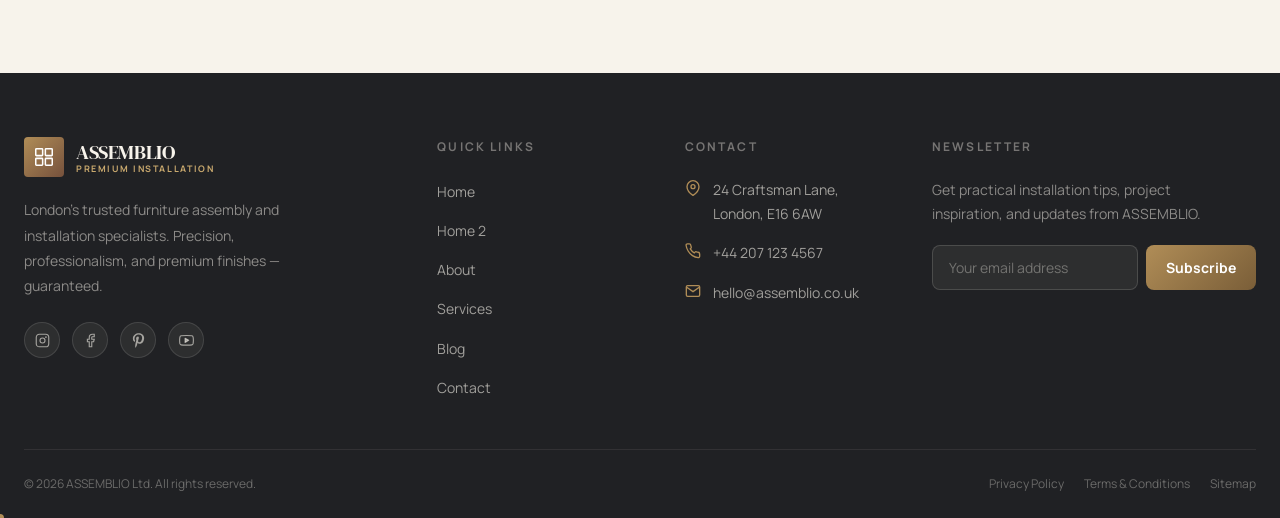
<file: contact.html>
<!DOCTYPE html>
<html lang="en" dir="ltr" data-theme="light">
<head>
  <meta charset="UTF-8">
  <meta name="viewport" content="width=device-width, initial-scale=1.0">
  <meta name="description" content="Contact ASSEMBLIO — Book furniture assembly, TV wall mounting, or kitchen fitting in London. Get a free quote or speak to our team.">
  <title>Contact ASSEMBLIO — Book Your Installation Today</title>
  <link rel="icon" type="image/svg+xml" href="images/favicon.svg">
  <link rel="alternate icon" type="image/svg+xml" href="favicon.svg">
  <link rel="stylesheet" href="css/style.css">
  <link rel="stylesheet" href="css/components.css">
  <link rel="stylesheet" href="css/animations.css">
  <style>
    .contact-hero { min-height:45vh; background:var(--graphite); display:flex; align-items:flex-end; position:relative; overflow:hidden; }
    .contact-hero-bg { position:absolute; inset:0; background-image:url('images/hero1.jpg'); background-size:cover; background-position:center; opacity:0.2; }
    .contact-hero-content { position:relative; z-index:2; width:100%; max-width:var(--container-max); margin:0 auto; padding:var(--space-32) var(--space-6) var(--space-12); }
    .contact-layout { display:grid; grid-template-columns:1fr 1fr; gap:var(--space-12); align-items:start; }
    .contact-form-card { background:var(--bg-secondary); border:1px solid var(--border); border-radius:var(--radius-2xl); padding:var(--space-10); }
    [data-theme="dark"] .contact-form-card { background:var(--bg-secondary); border-color:rgba(247,243,235,0.10); }
    .contact-info-card { background:var(--graphite); border-radius:var(--radius-2xl); padding:var(--space-10); border:1px solid rgba(176,141,87,0.25); box-shadow:0 20px 50px rgba(32,33,36,0.18); }
    .contact-info-item { display:flex; gap:var(--space-5); align-items:flex-start; padding:var(--space-5) 0; border-bottom:1px solid rgba(247,243,235,0.1); }
    .contact-info-item:last-child { border-bottom:none; }
    .contact-info-icon { width:48px; height:48px; border-radius:var(--radius-md); background:rgba(176,141,87,0.15); border:1px solid rgba(176,141,87,0.2); display:flex; align-items:center; justify-content:center; flex-shrink:0; }
    .contact-info-icon svg { width:22px; height:22px; color:var(--brass); }
    .map-embed { border-radius:var(--radius-2xl); overflow:hidden; height:400px; background:var(--bg-tertiary); display:flex; align-items:center; justify-content:center; border:1px solid var(--border); position:relative; }
    .map-embed iframe { position:absolute; inset:0; width:100%; height:100%; border:0; }
    .direct-grid { display:grid; grid-template-columns:repeat(3,1fr); gap:var(--space-5); }
    .conf-grid { display:grid; grid-template-columns:repeat(4,minmax(0,1fr)); gap:var(--space-5); }
    .contact-hero-content { text-align:center; }
    .contact-hero-content .section-label { justify-content:center; }
    .contact-hero-content h1,.contact-hero-content p { margin-left:auto; margin-right:auto; }
    [data-theme="dark"] input[type="date"] { color-scheme: dark; }
    @media(max-width:1024px){ .contact-layout { grid-template-columns:1fr; } }
    @media(max-width:1024px){ .direct-grid { grid-template-columns:1fr 1fr; } .direct-grid > :last-child { grid-column:1 / -1; } }
    @media(max-width:640px){ .direct-grid { grid-template-columns:1fr; } .direct-grid > :last-child { grid-column:auto; } }
    @media(max-width:1024px){ .conf-grid { grid-template-columns:repeat(2,minmax(0,1fr)); } }
    @media(max-width:480px){
      .conf-grid { grid-template-columns:1fr; }
      .contact-form-card,.contact-info-card { padding:var(--space-5); }
      .contact-info-item { gap:var(--space-3); }
      .contact-info-icon { width:40px; height:40px; flex-shrink:0; }
      .contact-info-icon svg { width:18px; height:18px; }
      .business-hours-row { gap:6px; }
      .day-label, .time-label { font-size:11.5px; }
    }
    @media(max-width:360px){
      .contact-info-card { padding:14px; }
      .contact-info-item { gap:10px; }
      .contact-info-icon { width:34px; height:34px; }
      .contact-info-icon svg { width:16px; height:16px; }
      .day-label, .time-label { font-size:10.5px; }
    }
  </style>
</head>
<body>
  <div id="page-loader" class="page-loader" aria-hidden="true"><div class="loader-logo"><svg viewBox="0 0 32 32" fill="none" stroke="currentColor" stroke-width="2.2"><rect x="4" y="4" width="10" height="10" rx="1"/><rect x="18" y="4" width="10" height="10" rx="1"/><rect x="4" y="18" width="10" height="10" rx="1"/><rect x="18" y="18" width="10" height="10" rx="1"/></svg></div><div class="loader-bar"><div class="loader-bar-fill"></div></div></div>

  <nav id="navbar" class="navbar navbar-dark" data-transparent="true" role="navigation" aria-label="Main navigation">
    <div class="navbar-inner"><a href="index.html" class="navbar-logo" aria-label="ASSEMBLIO Home"><div class="logo-mark"><svg viewBox="0 0 32 32" fill="none" stroke="currentColor" stroke-width="2.2"><rect x="4" y="4" width="10" height="10" rx="1"/><rect x="18" y="4" width="10" height="10" rx="1"/><rect x="4" y="18" width="10" height="10" rx="1"/><rect x="18" y="18" width="10" height="10" rx="1"/></svg></div><div class="logo-text"><span class="logo-name">ASSEMBLIO</span><span class="logo-tagline">Premium Installation</span></div></a>
      <ul class="nav-links" role="list"><li class="nav-item"><a href="index.html" class="nav-link">Home</a></li><li class="nav-item"><a href="home2.html" class="nav-link">Home 2</a></li><li class="nav-item"><a href="about.html" class="nav-link">About</a></li><li class="nav-item"><a href="services.html" class="nav-link">Services</a></li><li class="nav-item"><a href="blog.html" class="nav-link">Blog</a></li><li class="nav-item"><a href="contact.html" class="nav-link active">Contact</a></li></ul>
      <div class="nav-actions"><button class="nav-icon-btn" data-theme-toggle aria-label="Toggle dark mode" title="Toggle dark mode"><svg class="icon-moon" xmlns="http://www.w3.org/2000/svg" viewBox="0 0 24 24" fill="none" stroke="currentColor" stroke-width="2"><path d="M21 12.79A9 9 0 1 1 11.21 3 7 7 0 0 0 21 12.79z"/></svg><svg class="icon-sun" xmlns="http://www.w3.org/2000/svg" viewBox="0 0 24 24" fill="none" stroke="currentColor" stroke-width="2" style="display:none"><circle cx="12" cy="12" r="5"/><line x1="12" y1="1" x2="12" y2="3"/><line x1="12" y1="21" x2="12" y2="23"/><line x1="4.22" y1="4.22" x2="5.64" y2="5.64"/><line x1="18.36" y1="18.36" x2="19.78" y2="19.78"/><line x1="1" y1="12" x2="3" y2="12"/><line x1="21" y1="12" x2="23" y2="12"/><line x1="4.22" y1="19.78" x2="5.64" y2="18.36"/><line x1="18.36" y1="5.64" x2="19.78" y2="4.22"/></svg></button><button class="nav-icon-btn" data-dir-toggle aria-label="Toggle text direction" title="Switch to RTL"><span class="dir-label" style="font-size:9px;font-weight:800;letter-spacing:0.05em;">RTL</span></button><a href="contact.html" class="btn btn-primary btn-sm">Book Now</a></div>
      <button id="hamburger" class="hamburger" aria-label="Open menu" aria-expanded="false" aria-controls="mobile-menu"><span></span><span></span><span></span></button>
    </div>
  </nav>

  <div id="mobile-menu" class="mobile-menu" role="dialog" aria-label="Mobile navigation" aria-modal="true">
    <div class="mobile-menu-header"><a href="index.html" class="navbar-logo"><div class="logo-mark"><svg viewBox="0 0 32 32" fill="none" stroke="currentColor" stroke-width="2.2"><rect x="4" y="4" width="10" height="10" rx="1"/><rect x="18" y="4" width="10" height="10" rx="1"/><rect x="4" y="18" width="10" height="10" rx="1"/><rect x="18" y="18" width="10" height="10" rx="1"/></svg></div><div class="logo-text"><span class="logo-name">ASSEMBLIO</span><span class="logo-tagline">Premium Installation</span></div></a><button id="mobile-menu-close" class="nav-icon-btn" aria-label="Close menu"><svg viewBox="0 0 24 24" fill="none" stroke="currentColor" stroke-width="2"><line x1="18" y1="6" x2="6" y2="18"/><line x1="6" y1="6" x2="18" y2="18"/></svg></button></div>
    <nav class="mobile-nav-links" role="list"><a href="index.html" class="mobile-nav-link">Home <svg width="16" height="16" viewBox="0 0 24 24" fill="none" stroke="currentColor" stroke-width="2"><polyline points="9 18 15 12 9 6"/></svg></a><a href="home2.html" class="mobile-nav-link">Home 2 <svg width="16" height="16" viewBox="0 0 24 24" fill="none" stroke="currentColor" stroke-width="2"><polyline points="9 18 15 12 9 6"/></svg></a><a href="about.html" class="mobile-nav-link">About <svg width="16" height="16" viewBox="0 0 24 24" fill="none" stroke="currentColor" stroke-width="2"><polyline points="9 18 15 12 9 6"/></svg></a><a href="services.html" class="mobile-nav-link">Services <svg width="16" height="16" viewBox="0 0 24 24" fill="none" stroke="currentColor" stroke-width="2"><polyline points="9 18 15 12 9 6"/></svg></a><a href="blog.html" class="mobile-nav-link">Blog <svg width="16" height="16" viewBox="0 0 24 24" fill="none" stroke="currentColor" stroke-width="2"><polyline points="9 18 15 12 9 6"/></svg></a><a href="contact.html" class="mobile-nav-link">Contact <svg width="16" height="16" viewBox="0 0 24 24" fill="none" stroke="currentColor" stroke-width="2"><polyline points="9 18 15 12 9 6"/></svg></a></nav>
    <div class="mobile-menu-footer"><a href="contact.html" class="btn btn-primary" style="width:100%;justify-content:center;">Book an Appointment</a></div>
  </div>

  <main>
    <!-- SECTION 1: CONTACT HERO -->
    <section class="contact-hero" aria-labelledby="contact-heading">
      <div class="contact-hero-bg"></div>
      <div class="contact-hero-content">
        <div class="section-label" style="color:var(--brass-light);" data-reveal="left">Get in Touch</div>
        <h1 id="contact-heading" class="text-5xl text-inverse tracking-tight" style="max-width:640px;margin-bottom:var(--space-4);" data-reveal="up">Let's Transform<br>Your <em style="color:var(--brass-light);">Space</em></h1>
        <p class="text-inverse" style="font-size:var(--text-base);max-width:480px;opacity:0.75;line-height:1.7;" data-reveal="up" data-delay="200">Book a service, request a quote, or simply ask us a question. We respond within 2 hours.</p>
      </div>
    </section>

    <!-- SECTION 2: CONTACT FORM + INFO -->
    <section class="section bg-primary" aria-labelledby="contact-form-heading">
      <div class="container">
        <div class="contact-layout">
          <!-- Form -->
          <div data-reveal="left">
            <div class="contact-form-card">
              <div class="section-label" style="margin-bottom:var(--space-5);">Send a Message</div>
              <h2 id="contact-form-heading" class="text-4xl" style="margin-bottom:var(--space-8);">Book Your Service<br>or Request a Quote</h2>
            <form data-contact-form style="display:flex;flex-direction:column;gap:var(--space-4);" novalidate>
              <div class="form-row">
                <div class="form-group">
                  <label class="form-label" for="cf-name">Full Name <span>*</span></label>
                  <input id="cf-name" name="name" class="form-input" placeholder="Your full name" data-validate="required,name">
                  <div class="form-error"></div>
                </div>
                <div class="form-group">
                  <label class="form-label" for="cf-phone">Phone <span>*</span></label>
                  <input id="cf-phone" name="phone" type="tel" class="form-input" placeholder="+44 7XXX XXXXXX" data-validate="required,phone">
                  <div class="form-error"></div>
                </div>
              </div>
              <div class="form-group">
                <label class="form-label" for="cf-email">Email Address <span>*</span></label>
                <input id="cf-email" name="email" type="email" class="form-input" placeholder="your@email.com" data-validate="required,email">
                <div class="form-error"></div>
              </div>
              <div class="form-row">
                <div class="form-group">
                  <label class="form-label" for="cf-service">Service <span>*</span></label>
                  <select id="cf-service" name="service" class="form-select" data-validate="required">
                    <option value="">Select service...</option>
                    <option>Flat-Pack Assembly</option>
                    <option>TV Wall Mounting</option>
                    <option>Shelf Installation</option>
                    <option>Modular Kitchen Fitting</option>
                    <option>Multiple Services</option>
                    <option>General Enquiry</option>
                  </select>
                  <div class="form-error"></div>
                </div>
                <div class="form-group">
                  <label class="form-label" for="cf-postcode">Postcode <span>*</span></label>
                  <input id="cf-postcode" name="postcode" class="form-input" placeholder="e.g. E1 6AW" data-validate="required,postcode">
                  <div class="form-error"></div>
                </div>
              </div>
              <div class="form-group">
                <label class="form-label" for="cf-date">Preferred Date</label>
                <input id="cf-date" name="date" type="date" class="form-input">
              </div>
              <div class="form-group">
                <label class="form-label" for="cf-message">Message</label>
                <textarea id="cf-message" name="message" class="form-textarea" placeholder="Tell us what you need assembled, how many items, any access restrictions..." data-char-limit="800" style="min-height:130px;"></textarea>
              </div>
              <button type="submit" class="btn btn-primary btn-lg" style="align-self:flex-start;">
                <svg width="18" height="18" viewBox="0 0 24 24" fill="none" stroke="currentColor" stroke-width="2"><line x1="22" y1="2" x2="11" y2="13"/><polygon points="22 2 15 22 11 13 2 9 22 2"/></svg>
                Send Message
              </button>
              <p class="text-xs text-muted" style="margin-top:var(--space-2);">We respond within 2 hours during business hours. By submitting, you agree to our <a href="privacy-policy.html" class="text-brass">Privacy Policy</a>.</p>
            </form>
            </div>
          </div>

          <!-- Info -->
          <div data-reveal="right">
            <div class="contact-info-card">
              <div class="section-label" style="color:var(--brass-light);margin-bottom:var(--space-6);">Contact Information</div>
              <div class="contact-info-item">
                <div class="contact-info-icon"><svg viewBox="0 0 24 24" fill="none" stroke="currentColor" stroke-width="2"><path d="M21 10c0 7-9 13-9 13s-9-6-9-13a9 9 0 0 1 18 0z"/><circle cx="12" cy="10" r="3"/></svg></div>
                <div>
                  <p class="text-sm font-bold" style="color:var(--ivory);margin-bottom:4px;">Head Office</p>
                  <p class="text-sm" style="color:rgba(247,243,235,0.6);">24 Craftsman Lane<br>London, E1 6AW</p>
                </div>
              </div>
              <div class="contact-info-item">
                <div class="contact-info-icon"><svg viewBox="0 0 24 24" fill="none" stroke="currentColor" stroke-width="2"><path d="M22 16.92v3a2 2 0 0 1-2.18 2 19.79 19.79 0 0 1-8.63-3.07A19.5 19.5 0 0 1 4.69 12 19.79 19.79 0 0 1 1.61 3.44 2 2 0 0 1 3.58 1.25h3a2 2 0 0 1 2 1.72 12.84 12.84 0 0 0 .7 2.81 2 2 0 0 1-.45 2.11L7.91 8.78a16 16 0 0 0 6 6l1.1-1.1a2 2 0 0 1 2.11-.45 12.84 12.84 0 0 0 2.81.7A2 2 0 0 1 21.72 16c.11 0 .21.01.2.92z"/></svg></div>
                <div>
                  <p class="text-sm font-bold" style="color:var(--ivory);margin-bottom:4px;">Phone</p>
                  <a href="tel:+442071234567" class="text-sm" style="color:rgba(247,243,235,0.6);">+44 207 123 4567</a>
                  <p class="text-xs" style="color:rgba(247,243,235,0.35);margin-top:2px;">Mon–Sat, 8am–7pm</p>
                </div>
              </div>
              <div class="contact-info-item">
                <div class="contact-info-icon"><svg viewBox="0 0 24 24" fill="none" stroke="currentColor" stroke-width="2"><path d="M4 4h16c1.1 0 2 .9 2 2v12c0 1.1-.9 2-2 2H4c-1.1 0-2-.9-2-2V6c0-1.1.9-2 2-2z"/><polyline points="22,6 12,13 2,6"/></svg></div>
                <div>
                  <p class="text-sm font-bold" style="color:var(--ivory);margin-bottom:4px;">Email</p>
                  <a href="mailto:hello@assemblio.co.uk" class="text-sm" style="color:rgba(247,243,235,0.6);">hello@assemblio.co.uk</a>
                  <p class="text-xs" style="color:rgba(247,243,235,0.35);margin-top:2px;">Response within 2 hours</p>
                </div>
              </div>
              <div class="contact-info-item">
                <div class="contact-info-icon"><svg viewBox="0 0 24 24" fill="none" stroke="currentColor" stroke-width="2"><circle cx="12" cy="12" r="10"/><polyline points="12 6 12 12 16 14"/></svg></div>
                <div style="flex:1;min-width:0;">
                  <p class="text-sm font-bold" style="color:var(--ivory);margin-bottom:6px;">Business Hours</p>
                  <div class="business-hours-list" style="display:flex;flex-direction:column;gap:6px;">
                    <div class="business-hours-row" style="display:flex;justify-content:space-between;align-items:center;gap:var(--space-2);"><span class="text-xs day-label" style="color:rgba(247,243,235,0.6);white-space:nowrap;">Monday – Friday</span><span class="text-xs font-semibold time-label" style="color:var(--ivory);white-space:nowrap;">8:00am – 7:00pm</span></div>
                    <div class="business-hours-row" style="display:flex;justify-content:space-between;align-items:center;gap:var(--space-2);"><span class="text-xs day-label" style="color:rgba(247,243,235,0.6);white-space:nowrap;">Saturday</span><span class="text-xs font-semibold time-label" style="color:var(--ivory);white-space:nowrap;">9:00am – 5:00pm</span></div>
                    <div class="business-hours-row" style="display:flex;justify-content:space-between;align-items:center;gap:var(--space-2);"><span class="text-xs day-label" style="color:rgba(247,243,235,0.6);white-space:nowrap;">Sunday</span><span class="text-xs time-label" style="color:rgba(247,243,235,0.4);white-space:nowrap;">Closed</span></div>
                  </div>
                </div>
              </div>
              <div style="margin-top:var(--space-6);padding-top:var(--space-5);border-top:1px solid rgba(247,243,235,0.1);">
                <p class="text-sm font-bold" style="color:var(--ivory);margin-bottom:var(--space-4);">Follow Us</p>
                <div style="display:flex;gap:var(--space-3);">
                  <a href="https://www.instagram.com/" target="_blank" rel="noopener noreferrer" class="social-btn" aria-label="Instagram" style="background:rgba(247,243,235,0.08);border-color:rgba(247,243,235,0.12);color:var(--ivory);"><svg viewBox="0 0 24 24" fill="none" stroke="currentColor" stroke-width="1.8"><rect x="2" y="2" width="20" height="20" rx="5"/><circle cx="12" cy="12" r="4"/></svg></a>
                  <a href="https://www.facebook.com/" target="_blank" rel="noopener noreferrer" class="social-btn" aria-label="Facebook" style="background:rgba(247,243,235,0.08);border-color:rgba(247,243,235,0.12);color:var(--ivory);"><svg viewBox="0 0 24 24" fill="none" stroke="currentColor" stroke-width="1.8"><path d="M18 2h-3a5 5 0 0 0-5 5v3H7v4h3v8h4v-8h3l1-4h-4V7a1 1 0 0 1 1-1h3z"/></svg></a>
                  <a href="https://www.linkedin.com/" target="_blank" rel="noopener noreferrer" class="social-btn" aria-label="LinkedIn" style="background:rgba(247,243,235,0.08);border-color:rgba(247,243,235,0.12);color:var(--ivory);"><svg viewBox="0 0 24 24" fill="none" stroke="currentColor" stroke-width="1.8"><path d="M16 8a6 6 0 0 1 6 6v7h-4v-7a2 2 0 0 0-2-2 2 2 0 0 0-2 2v7h-4v-7a6 6 0 0 1 6-6z"/><rect x="2" y="9" width="4" height="12"/><circle cx="4" cy="4" r="2"/></svg></a>
                </div>
              </div>
            </div>
          </div>
        </div>
      </div>
    </section>

    <!-- SECTION 3: MAP (STYLED PLACEHOLDER) -->
    <section class="section-sm bg-secondary" aria-label="Our location">
      <div class="container">
        <div class="map-embed" data-reveal="up">
          <iframe src="https://www.google.com/maps?q=24%20Craftsman%20Lane%2C%20London%2C%20E1%206AW&output=embed" allowfullscreen loading="lazy" referrerpolicy="no-referrer-when-downgrade" title="ASSEMBLIO location — 24 Craftsman Lane, London E1 6AW"></iframe>
        </div>
      </div>
    </section>

    <!-- SECTION 4: QUICK CONTACT METHODS -->
    <section class="section bg-secondary" aria-labelledby="quick-contact-heading">
      <div class="container">
        <div class="text-center" style="margin-bottom:var(--space-10);">
          <div class="section-label" style="justify-content:center;" data-reveal="up">Instant Contact</div>
          <h2 id="quick-contact-heading" class="text-4xl" data-reveal="up" data-delay="100">Prefer a Direct Line?</h2>
        </div>
        <div class="direct-grid" data-stagger-grid>
          <div class="service-card" style="text-align:center;" data-reveal="up">
            <div style="width:56px;height:56px;border-radius:50%;background:rgba(176,141,87,0.1);display:flex;align-items:center;justify-content:center;margin:0 auto var(--space-5);"><svg width="26" height="26" viewBox="0 0 24 24" fill="none" stroke="var(--brass)" stroke-width="2"><path d="M22 16.92v3a2 2 0 0 1-2.18 2 19.79 19.79 0 0 1-8.63-3.07A19.5 19.5 0 0 1 4.69 12 19.79 19.79 0 0 1 1.61 3.44 2 2 0 0 1 3.58 1.25h3a2 2 0 0 1 2 1.72 12.84 12.84 0 0 0 .7 2.81 2 2 0 0 1-.45 2.11L7.91 8.78a16 16 0 0 0 6 6l1.1-1.1a2 2 0 0 1 2.11-.45 12.84 12.84 0 0 0 2.81.7A2 2 0 0 1 21.72 16c.11 0 .21.01.2.92z"/></svg></div>
            <h3 class="text-lg" style="font-family:var(--font-serif);margin-bottom:var(--space-3);">Call Us</h3>
            <p class="text-sm text-secondary" style="margin-bottom:var(--space-4);">Speak directly with our team. Available Mon–Sat, 8am–7pm.</p>
            <a href="tel:+442071234567" class="btn btn-outline-brass">+44 207 123 4567</a>
          </div>
          <div class="service-card" style="text-align:center;" data-reveal="up" data-delay="100">
            <div style="width:56px;height:56px;border-radius:50%;background:rgba(176,141,87,0.1);display:flex;align-items:center;justify-content:center;margin:0 auto var(--space-5);"><svg width="26" height="26" viewBox="0 0 24 24" fill="none" stroke="var(--brass)" stroke-width="2"><path d="M4 4h16c1.1 0 2 .9 2 2v12c0 1.1-.9 2-2 2H4c-1.1 0-2-.9-2-2V6c0-1.1.9-2 2-2z"/><polyline points="22,6 12,13 2,6"/></svg></div>
            <h3 class="text-lg" style="font-family:var(--font-serif);margin-bottom:var(--space-3);">Email Us</h3>
            <p class="text-sm text-secondary" style="margin-bottom:var(--space-4);">For detailed quotes, project discussions, or general enquiries.</p>
            <a href="mailto:hello@assemblio.co.uk" class="btn btn-outline-brass">Send Email</a>
          </div>
          <div class="service-card" style="text-align:center;" data-reveal="up" data-delay="200">
            <div style="width:56px;height:56px;border-radius:50%;background:rgba(176,141,87,0.1);display:flex;align-items:center;justify-content:center;margin:0 auto var(--space-5);"><svg width="26" height="26" viewBox="0 0 24 24" fill="none" stroke="var(--brass)" stroke-width="2"><path d="M21 15a2 2 0 0 1-2 2H7l-4 4V5a2 2 0 0 1 2-2h14a2 2 0 0 1 2 2z"/></svg></div>
            <h3 class="text-lg" style="font-family:var(--font-serif);margin-bottom:var(--space-3);">WhatsApp</h3>
            <p class="text-sm text-secondary" style="margin-bottom:var(--space-4);">Send photos of your furniture and we'll give you an instant quote.</p>
            <a href="https://wa.me/442071234567" target="_blank" rel="noopener noreferrer" class="btn btn-outline-brass">Message Us</a>
          </div>
        </div>
      </div>
    </section>

    <!-- SECTION 5: TRUST INDICATORS -->
    <section class="section bg-primary" aria-labelledby="trust-heading">
      <div class="container">
        <div class="text-center" style="margin-bottom:var(--space-10);">
          <div class="section-label" style="justify-content:center;" data-reveal="up">Why ASSEMBLIO</div>
          <h2 id="trust-heading" class="text-4xl" data-reveal="up" data-delay="100">Book with Confidence</h2>
        </div>
        <div class="conf-grid" data-stagger-grid>
          <div class="service-card" style="text-align:center;" data-reveal="up">
            <div style="font-family:var(--font-serif);font-size:3rem;color:var(--brass);margin-bottom:var(--space-2);">5,000+</div>
            <p class="text-sm text-secondary">Homes Served</p>
          </div>
          <div class="service-card" style="text-align:center;" data-reveal="up" data-delay="80">
            <div style="font-family:var(--font-serif);font-size:3rem;color:var(--brass);margin-bottom:var(--space-2);">4.9</div>
            <p class="text-sm text-secondary">Star Average Rating</p>
          </div>
          <div class="service-card" style="text-align:center;" data-reveal="up" data-delay="160">
            <div style="font-family:var(--font-serif);font-size:3rem;color:var(--brass);margin-bottom:var(--space-2);">2hr</div>
            <p class="text-sm text-secondary">Response Guarantee</p>
          </div>
          <div class="service-card" style="text-align:center;" data-reveal="up" data-delay="240">
            <div style="font-family:var(--font-serif);font-size:3rem;color:var(--brass);margin-bottom:var(--space-2);">£2M</div>
            <p class="text-sm text-secondary">Public Liability Cover</p>
          </div>
        </div>
      </div>
    </section>
  </main>

  <footer class="footer" role="contentinfo">
    <div class="container">
      <div class="footer-grid">
        <div class="footer-brand">
          <a href="index.html" class="navbar-logo" aria-label="ASSEMBLIO Home" style="margin-bottom:var(--space-5);display:inline-flex;">
            <div class="logo-mark"><svg viewBox="0 0 32 32" fill="none" stroke="currentColor" stroke-width="2.2"><rect x="4" y="4" width="10" height="10" rx="1"/><rect x="18" y="4" width="10" height="10" rx="1"/><rect x="4" y="18" width="10" height="10" rx="1"/><rect x="18" y="18" width="10" height="10" rx="1"/></svg></div>
            <div class="logo-text"><span class="logo-name">ASSEMBLIO</span><span class="logo-tagline">Premium Installation</span></div>
          </a>
          <p class="footer-desc">London's trusted furniture assembly and installation specialists. Precision, professionalism, and premium finishes — guaranteed.</p>
          <div class="footer-social">
            <a href="https://www.instagram.com/" class="social-btn" target="_blank" rel="noopener noreferrer" aria-label="Instagram"><svg viewBox="0 0 24 24" fill="none" stroke="currentColor" stroke-width="1.8"><rect x="2" y="2" width="20" height="20" rx="5"/><circle cx="12" cy="12" r="4"/><circle cx="17.5" cy="6.5" r="0.5" fill="currentColor"/></svg></a>
            <a href="https://www.facebook.com/" class="social-btn" target="_blank" rel="noopener noreferrer" aria-label="Facebook"><svg viewBox="0 0 24 24" fill="none" stroke="currentColor" stroke-width="1.8"><path d="M18 2h-3a5 5 0 0 0-5 5v3H7v4h3v8h4v-8h3l1-4h-4V7a1 1 0 0 1 1-1h3z"/></svg></a>
            <a href="https://www.pinterest.com/" class="social-btn" target="_blank" rel="noopener noreferrer" aria-label="Pinterest"><svg viewBox="0 0 384 512" fill="currentColor"><path d="M204 6.5C101.4 6.5 0 74.9 0 185.6 0 256 39.6 296 63.6 296c9.9 0 15.6-27.6 15.6-35.4 0-9.3-23.7-29.1-23.7-67.8 0-80.4 61.2-137.4 140.4-137.4 68.1 0 118.5 38.7 118.5 109.8 0 53.1-21.3 152.7-90.3 152.7-24.9 0-46.2-18-46.2-43.8 0-37.8 26.4-74.4 26.4-113.4 0-66.2-93.9-54.2-93.9 25.8 0 16.8 2.1 35.4 9.6 50.7-13.8 59.4-42 147.9-42 209.1 0 18.9 2.7 37.5 4.5 56.4 3.4 3.8 1.7 3.4 6.9 1.5 50.4-69 48.6-82.5 71.4-172.8 12.3 23.4 44.1 36 69.3 36 106.2 0 153.9-103.5 153.9-196.8C384 71.3 298.2 6.5 204 6.5z"/></svg></a>
            <a href="https://www.youtube.com/" class="social-btn" target="_blank" rel="noopener noreferrer" aria-label="YouTube"><svg viewBox="0 0 24 24" fill="none" stroke="currentColor" stroke-width="1.8" stroke-linecap="round" stroke-linejoin="round"><path d="M22.54 6.42a2.78 2.78 0 0 0-1.94-2C18.88 4 12 4 12 4s-6.88 0-8.6.46a2.78 2.78 0 0 0-1.94 2A29 29 0 0 0 1 11.75a29 29 0 0 0 .46 5.33A2.78 2.78 0 0 0 3.4 19c1.72.46 8.6.46 8.6.46s6.88 0 8.6-.46a2.78 2.78 0 0 0 1.94-2 29 29 0 0 0 .46-5.25 29 29 0 0 0-.46-5.33z"/><polygon points="9.75 15.02 15.5 11.75 9.75 8.48 9.75 15.02" fill="currentColor"/></svg></a>
          </div>
        </div>

        <div>
          <p class="footer-col-title">Quick Links</p>
          <ul class="footer-links">
            <li><a href="index.html" class="footer-link">Home</a></li>
            <li><a href="home2.html" class="footer-link">Home 2</a></li>
            <li><a href="about.html" class="footer-link">About</a></li>
            <li><a href="services.html" class="footer-link">Services</a></li>
            <li><a href="blog.html" class="footer-link">Blog</a></li>
            <li><a href="contact.html" class="footer-link" aria-current="page">Contact</a></li>
          </ul>
        </div>

        <div>
          <p class="footer-col-title">Contact</p>
          <div class="footer-contact-item">
            <svg viewBox="0 0 24 24" fill="none" stroke="currentColor" stroke-width="2"><path d="M21 10c0 7-9 13-9 13s-9-6-9-13a9 9 0 0 1 18 0z"/><circle cx="12" cy="10" r="3"/></svg>
            <span>24 Craftsman Lane, London, E16 6AW</span>
          </div>
          <div class="footer-contact-item">
            <svg viewBox="0 0 24 24" fill="none" stroke="currentColor" stroke-width="2"><path d="M22 16.92v3a2 2 0 0 1-2.18 2 19.79 19.79 0 0 1-8.63-3.07A19.5 19.5 0 0 1 4.69 12 19.79 19.79 0 0 1 1.61 3.44 2 2 0 0 1 3.58 1.25h3a2 2 0 0 1 2 1.72 12.84 12.84 0 0 0 .7 2.81 2 2 0 0 1-.45 2.11L7.91 8.78a16 16 0 0 0 6 6l1.1-1.1a2 2 0 0 1 2.11-.45 12.84 12.84 0 0 0 2.81.7A2 2 0 0 1 21.72 16c.11 0 .21.01.2.92z"/></svg>
            <a href="tel:+442071234567">+44 207 123 4567</a>
          </div>
          <div class="footer-contact-item">
            <svg viewBox="0 0 24 24" fill="none" stroke="currentColor" stroke-width="2"><path d="M4 4h16c1.1 0 2 .9 2 2v12c0 1.1-.9 2-2 2H4c-1.1 0-2-.9-2-2V6c0-1.1.9-2 2-2z"/><polyline points="22,6 12,13 2,6"/></svg>
            <a href="mailto:hello@assemblio.co.uk">hello@assemblio.co.uk</a>
          </div>
        </div>

        <div>
          <p class="footer-col-title">Newsletter</p>
          <p class="footer-newsletter-text">Get practical installation tips, project inspiration, and updates from ASSEMBLIO.</p>
          <form class="newsletter-form" data-newsletter-form novalidate>
            <label class="sr-only" for="footer-newsletter-email">Email address</label>
            <input type="email" id="footer-newsletter-email" class="newsletter-input" placeholder="Your email address" autocomplete="email">
            <button type="submit" class="newsletter-btn">Subscribe</button>
          </form>
        </div>
      </div>
    </div>

    <div class="footer-bottom">
      <div class="container">
        <p class="footer-copy">&copy; 2026 ASSEMBLIO Ltd. All rights reserved.</p>
        <div class="footer-legal">
          <a href="privacy-policy.html">Privacy Policy</a>
          <a href="terms.html">Terms &amp; Conditions</a>
          <a href="sitemap.html">Sitemap</a>
        </div>
      </div>
    </div>
  </footer>

  <button id="scroll-top" class="scroll-top" aria-label="Scroll to top"><svg viewBox="0 0 24 24" fill="none" stroke="currentColor" stroke-width="2.5"><path d="M12 19V5"/><path d="m5 12 7-7 7 7"/></svg></button>
  <script src="js/main.js"></script><script src="js/animations.js"></script><script src="js/forms.js"></script>
</body>
</html>
</file>
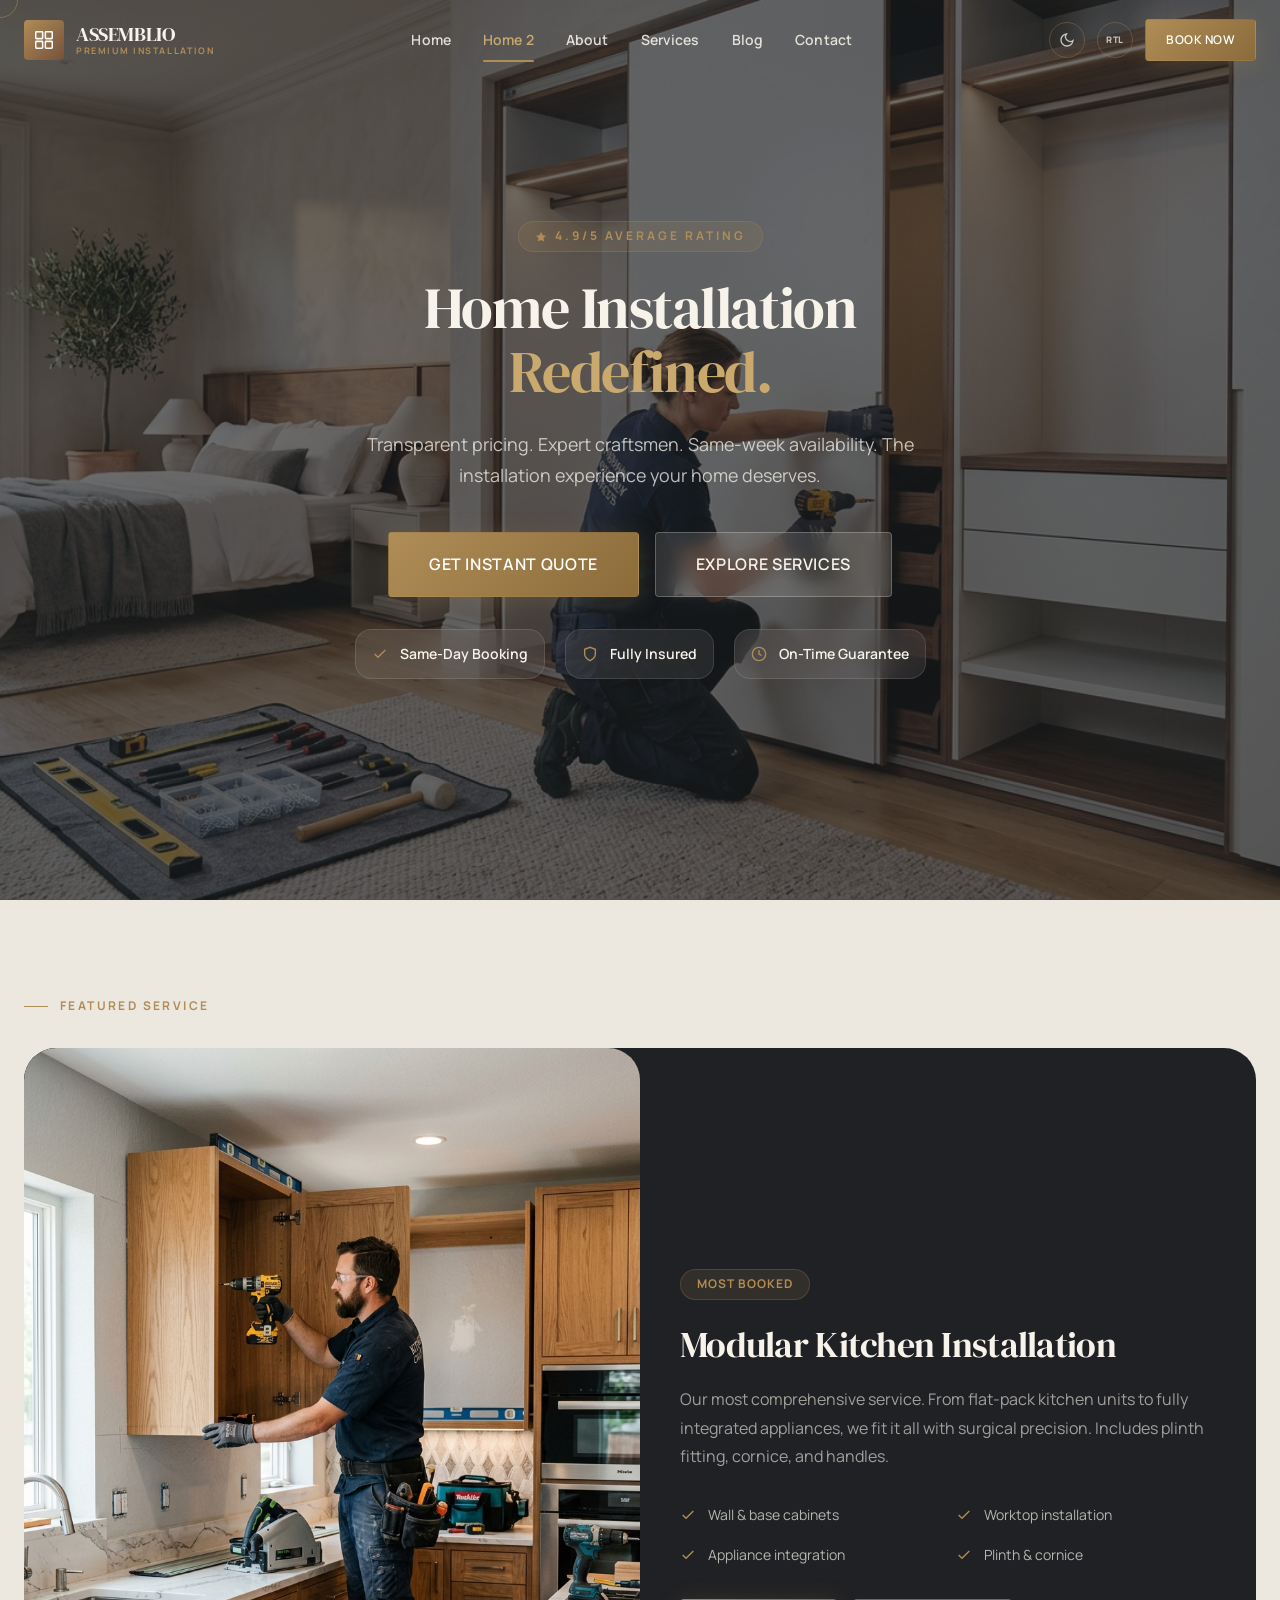
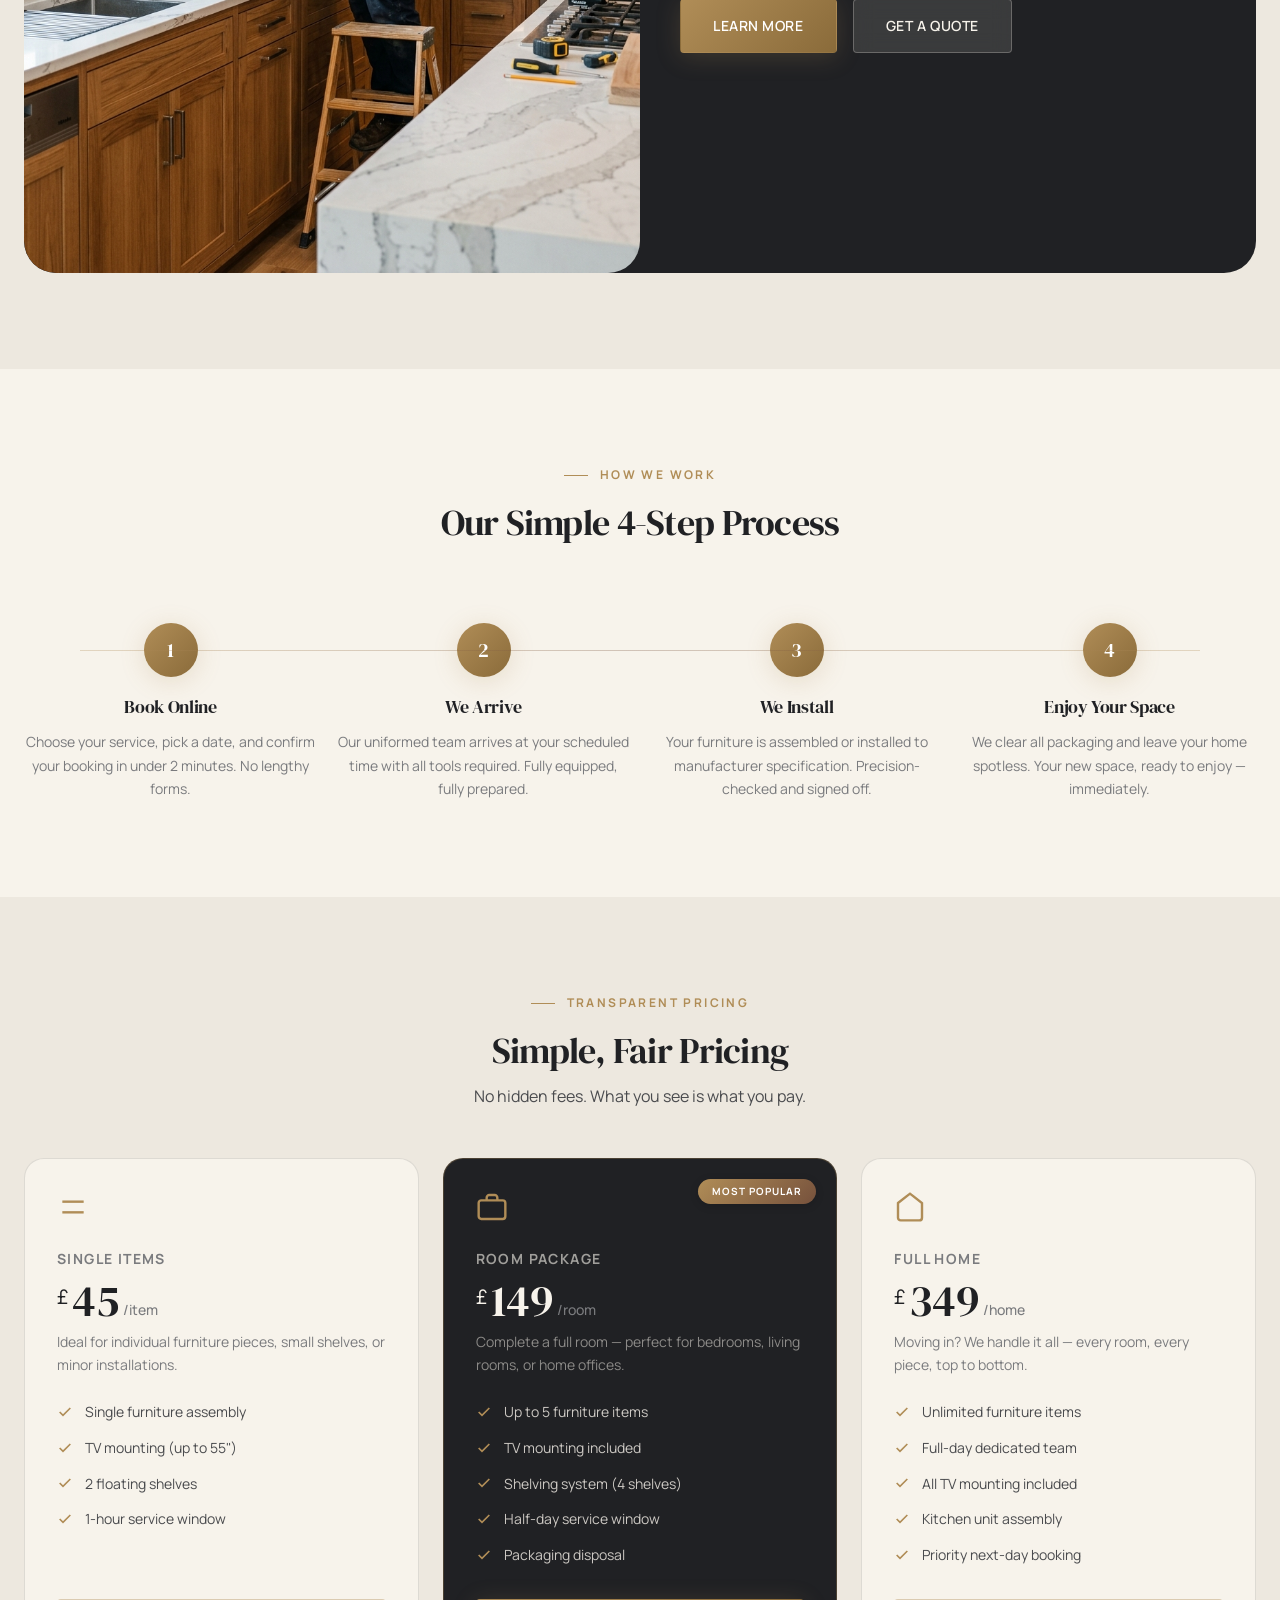
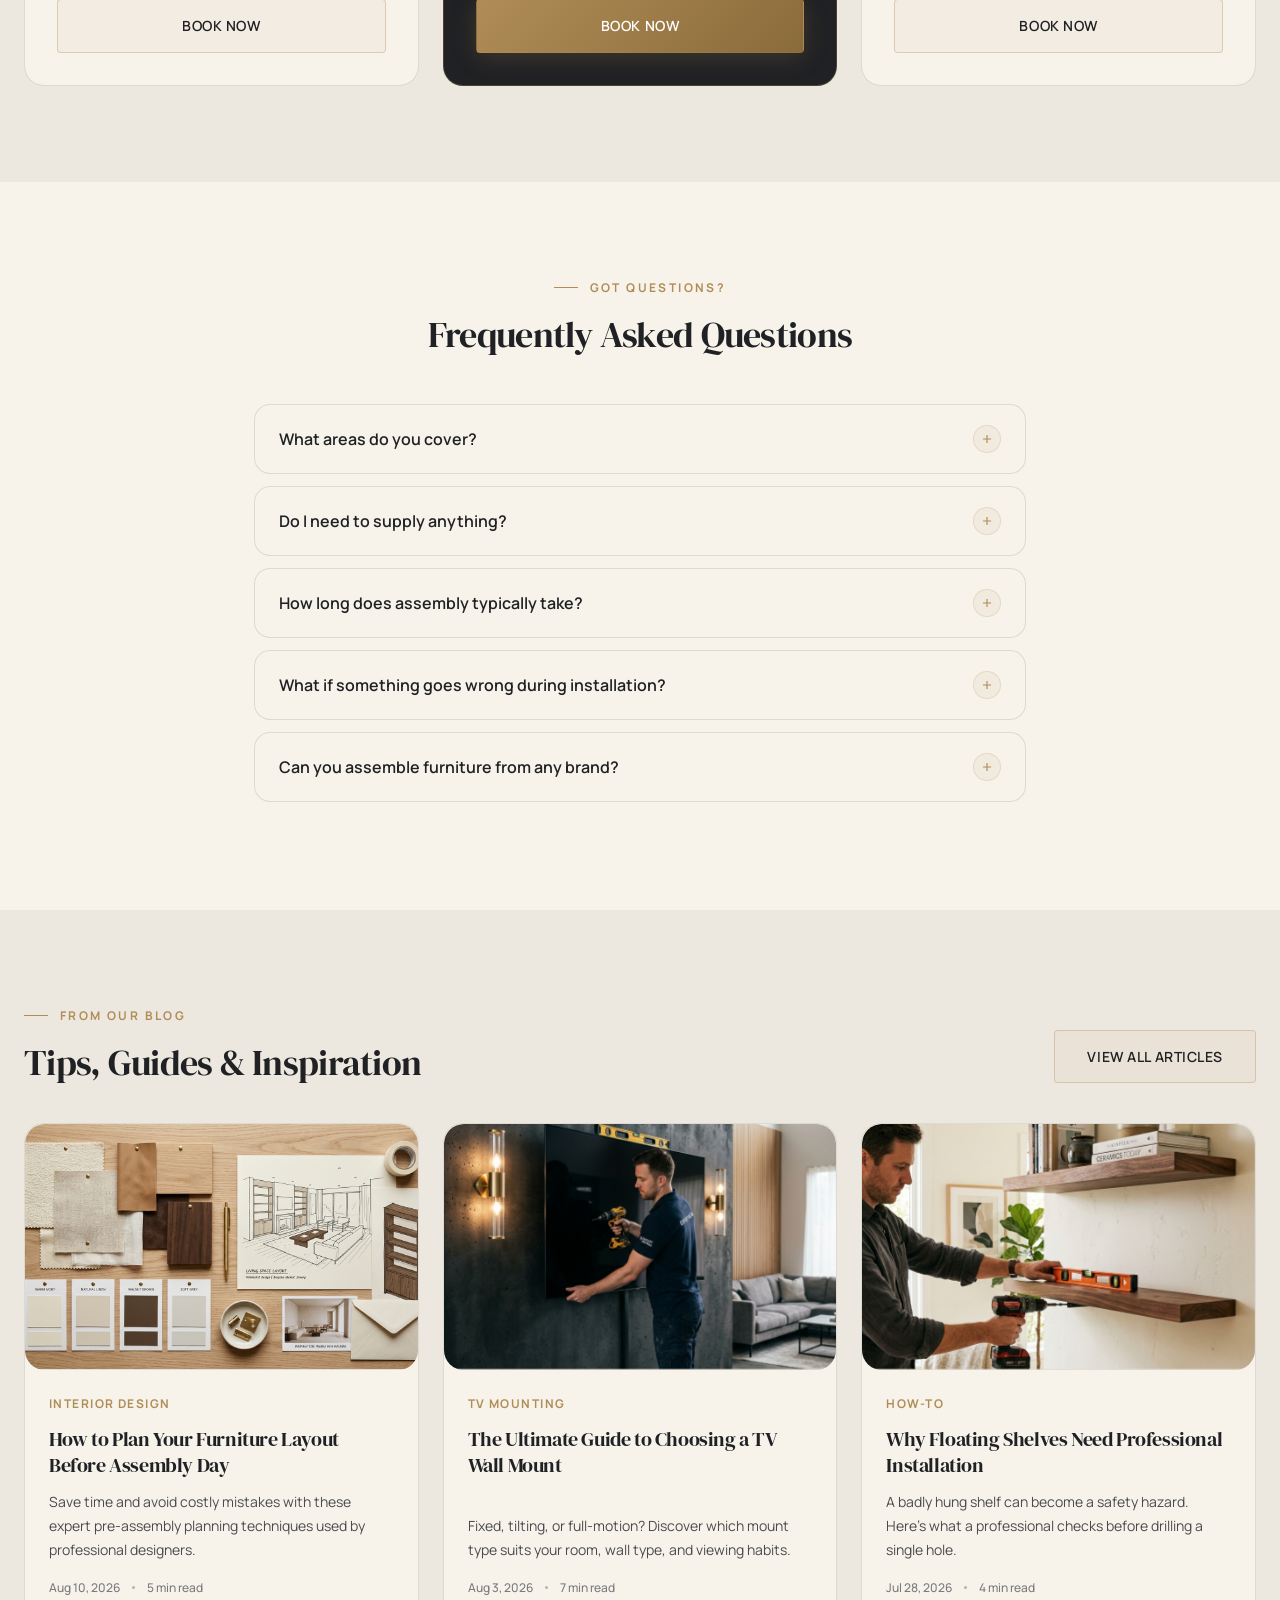
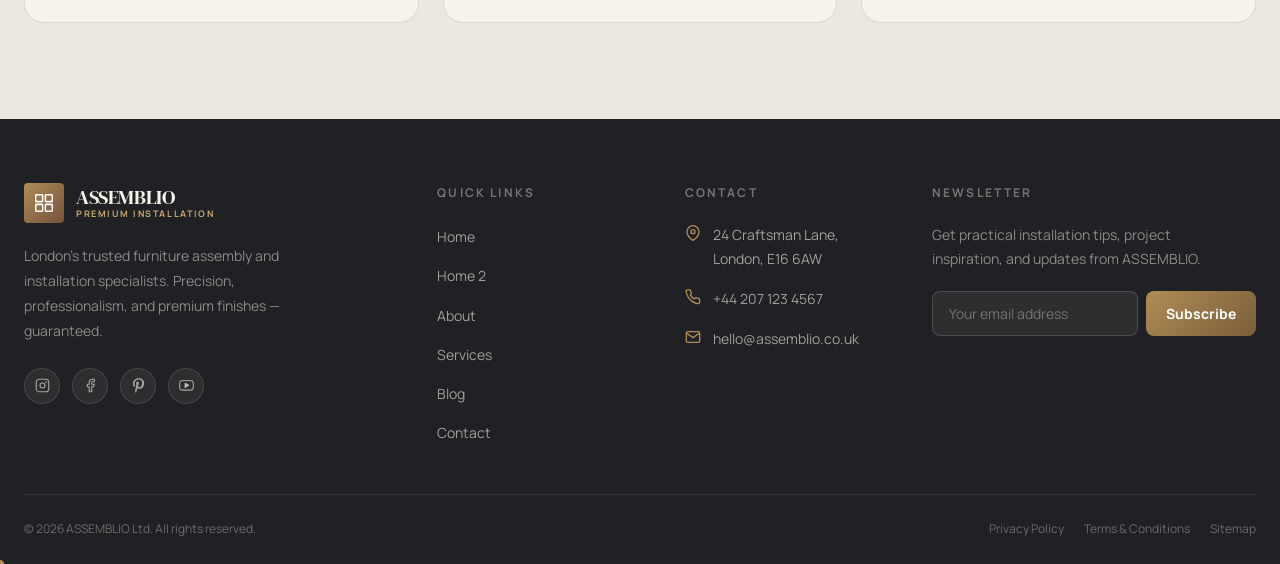
<file: home2.html>
<!DOCTYPE html>
<html lang="en" dir="ltr" data-theme="light">
<head>
  <meta charset="UTF-8">
  <meta name="viewport" content="width=device-width, initial-scale=1.0">
  <meta name="description" content="ASSEMBLIO Home 2 — Explore our process, pricing, FAQ, and blog preview. Premium furniture assembly and installation service.">
  <title>ASSEMBLIO — Home 2 | Process, Pricing & FAQ</title>
  <link rel="icon" type="image/svg+xml" href="images/favicon.svg">
  <link rel="alternate icon" type="image/svg+xml" href="favicon.svg">
  <link rel="stylesheet" href="css/style.css">
  <link rel="stylesheet" href="css/components.css">
  <link rel="stylesheet" href="css/animations.css">
  <style>
    .hero-full {
      height: 100vh;
      min-height: 700px;
      background: var(--graphite);
      position: relative;
      display: flex;
      align-items: center;
      overflow: hidden;
    }
    .hero-full-bg {
      position: absolute; inset: 0;
      background-image: url('images/hero2.jpg');
      background-size: cover;
      background-position: center;
      opacity: 0.35;
    }
    .hero-full-content {
      position: relative;
      z-index: 2;
      max-width: var(--container-max);
      margin: 0 auto;
      padding: 0 var(--space-6);
      width: 100%;
      text-align: center;
    }
    .hero-full-content h1,
    .hero-full-content p {
      margin-left: auto;
      margin-right: auto;
    }
    .hero-full-content > div {
      justify-content: center;
    }
    .featured-card {
      background: var(--graphite);
      border-radius: var(--radius-2xl);
      overflow: hidden;
      display: grid;
      grid-template-columns: 1fr 1fr;
      min-height: 520px;
    }
    .featured-card-img img { width: 100%; height: 100%; object-fit: cover; }
    .featured-card-body {
      padding: var(--space-12) var(--space-10);
      display: flex;
      flex-direction: column;
      justify-content: center;
    }
    .process-timeline {
      display: grid;
      grid-template-columns: repeat(4, 1fr);
      gap: var(--space-5);
      position: relative;
    }
    .process-timeline::before {
      content: '';
      position: absolute;
      top: calc(var(--space-4) + 27px);
      left: 56px;
      right: 56px;
      height: 1px;
      background: linear-gradient(90deg, var(--brass), var(--walnut), var(--brass));
      opacity: 0.3;
    }
    .process-timeline-step { text-align: center; padding-top: var(--space-4); }
    .process-num {
      width: 54px; height: 54px;
      border-radius: 50%;
      background: linear-gradient(135deg, var(--brass), var(--brass-dark));
      color: white;
      font-family: var(--font-serif);
      font-size: var(--text-xl);
      display: flex; align-items: center; justify-content: center;
      margin: 0 auto var(--space-5);
      box-shadow: var(--shadow-brass);
    }
    .pricing-table-grid {
      display: grid;
      grid-template-columns: repeat(3, 1fr);
      gap: var(--space-6);
    }
    .newsletter-section {
      background: var(--graphite);
      border: 1px solid rgba(247,243,235,0.15);
      border-radius: var(--radius-2xl);
      padding: var(--space-16);
      text-align: center;
    }
    .blog-preview-grid { display:grid; grid-template-columns:repeat(3,1fr); gap:var(--space-6); }
    @media (max-width: 1024px) {
      .featured-card { grid-template-columns: 1fr 1fr; min-height: 420px; }
      .featured-card-body { padding: var(--space-8) var(--space-6); }
      .featured-card-body h2 { font-size: clamp(1.6rem, 3vw, 2.25rem) !important; margin-bottom: var(--space-4) !important; }
      .featured-card-body p { font-size: var(--text-sm) !important; margin-bottom: var(--space-5) !important; }
      .process-timeline { grid-template-columns: repeat(2, 1fr); }
      .process-timeline::before { display: none; }
      .pricing-table-grid { grid-template-columns: 1fr; }
      .blog-preview-grid { grid-template-columns: repeat(2, 1fr); }
      .hero-full-content { padding-top: calc(var(--navbar-h) + var(--space-8)); }
    }
    @media (max-width: 768px) {
      .process-timeline { grid-template-columns: 1fr; }
      .newsletter-section { padding: var(--space-8); }
    }
    @media (max-width: 640px) {
      .featured-card { grid-template-columns: 1fr; min-height: auto; }
      .featured-card-img { aspect-ratio: 16/9; }
      .blog-preview-grid { grid-template-columns: 1fr; }
      .hero-full { height: auto; min-height: 100vh; align-items: flex-start; }
      .hero-full-content { padding-top: calc(var(--navbar-h) + var(--space-6)); padding-bottom: var(--space-12); }
    }
  </style>
</head>
<body>
  <!-- Page Loader -->
  <div id="page-loader" class="page-loader" aria-hidden="true">
    <div class="loader-logo"><svg viewBox="0 0 32 32" fill="none" stroke="currentColor" stroke-width="2.2"><rect x="4" y="4" width="10" height="10" rx="1"/><rect x="18" y="4" width="10" height="10" rx="1"/><rect x="4" y="18" width="10" height="10" rx="1"/><rect x="18" y="18" width="10" height="10" rx="1"/></svg></div>
    <div class="loader-bar"><div class="loader-bar-fill"></div></div>
  </div>

  <!-- Navbar -->
  <nav id="navbar" class="navbar navbar-dark" data-transparent="true" role="navigation" aria-label="Main navigation">
    <div class="navbar-inner"><a href="index.html" class="navbar-logo" aria-label="ASSEMBLIO Home">
        <div class="logo-mark"><svg viewBox="0 0 32 32" fill="none" stroke="currentColor" stroke-width="2.2"><rect x="4" y="4" width="10" height="10" rx="1"/><rect x="18" y="4" width="10" height="10" rx="1"/><rect x="4" y="18" width="10" height="10" rx="1"/><rect x="18" y="18" width="10" height="10" rx="1"/></svg></div>
        <div class="logo-text"><span class="logo-name">ASSEMBLIO</span><span class="logo-tagline">Premium Installation</span></div>
      </a>
      <ul class="nav-links" role="list">
        <li class="nav-item"><a href="index.html" class="nav-link">Home</a></li>
        <li class="nav-item"><a href="home2.html" class="nav-link active">Home 2</a></li>
        <li class="nav-item"><a href="about.html" class="nav-link">About</a></li>
        <li class="nav-item"><a href="services.html" class="nav-link">Services</a></li>
        <li class="nav-item"><a href="blog.html" class="nav-link">Blog</a></li>
        <li class="nav-item"><a href="contact.html" class="nav-link">Contact</a></li>
      </ul>
      <div class="nav-actions">
        <button class="nav-icon-btn" data-theme-toggle aria-label="Toggle dark mode" title="Toggle dark mode"><svg class="icon-moon" xmlns="http://www.w3.org/2000/svg" viewBox="0 0 24 24" fill="none" stroke="currentColor" stroke-width="2"><path d="M21 12.79A9 9 0 1 1 11.21 3 7 7 0 0 0 21 12.79z"/></svg><svg class="icon-sun" xmlns="http://www.w3.org/2000/svg" viewBox="0 0 24 24" fill="none" stroke="currentColor" stroke-width="2" style="display:none"><circle cx="12" cy="12" r="5"/><line x1="12" y1="1" x2="12" y2="3"/><line x1="12" y1="21" x2="12" y2="23"/><line x1="4.22" y1="4.22" x2="5.64" y2="5.64"/><line x1="18.36" y1="18.36" x2="19.78" y2="19.78"/><line x1="1" y1="12" x2="3" y2="12"/><line x1="21" y1="12" x2="23" y2="12"/><line x1="4.22" y1="19.78" x2="5.64" y2="18.36"/><line x1="18.36" y1="5.64" x2="19.78" y2="4.22"/></svg></button>
        <button class="nav-icon-btn" data-dir-toggle aria-label="Toggle text direction" title="Switch to RTL"><span class="dir-label" style="font-size:9px;font-weight:800;letter-spacing:0.05em;">RTL</span></button>
        <a href="contact.html" class="btn btn-primary btn-sm">Book Now</a>
      </div>
      <button id="hamburger" class="hamburger" aria-label="Open menu" aria-expanded="false" aria-controls="mobile-menu"><span></span><span></span><span></span></button>
    </div>
  </nav>

  <div id="mobile-menu" class="mobile-menu" role="dialog" aria-label="Mobile navigation" aria-modal="true">
    <div class="mobile-menu-header">
      <a href="index.html" class="navbar-logo"><div class="logo-mark"><svg viewBox="0 0 32 32" fill="none" stroke="currentColor" stroke-width="2.2"><rect x="4" y="4" width="10" height="10" rx="1"/><rect x="18" y="4" width="10" height="10" rx="1"/><rect x="4" y="18" width="10" height="10" rx="1"/><rect x="18" y="18" width="10" height="10" rx="1"/></svg></div><div class="logo-text"><span class="logo-name">ASSEMBLIO</span><span class="logo-tagline">Premium Installation</span></div></a>
      <button id="mobile-menu-close" class="nav-icon-btn" aria-label="Close menu"><svg viewBox="0 0 24 24" fill="none" stroke="currentColor" stroke-width="2"><line x1="18" y1="6" x2="6" y2="18"/><line x1="6" y1="6" x2="18" y2="18"/></svg></button>
    </div>
    <nav class="mobile-nav-links" role="list">
      <a href="index.html" class="mobile-nav-link">Home <svg width="16" height="16" viewBox="0 0 24 24" fill="none" stroke="currentColor" stroke-width="2"><polyline points="9 18 15 12 9 6"/></svg></a>
      <a href="home2.html" class="mobile-nav-link">Home 2 <svg width="16" height="16" viewBox="0 0 24 24" fill="none" stroke="currentColor" stroke-width="2"><polyline points="9 18 15 12 9 6"/></svg></a>
      <a href="about.html" class="mobile-nav-link">About <svg width="16" height="16" viewBox="0 0 24 24" fill="none" stroke="currentColor" stroke-width="2"><polyline points="9 18 15 12 9 6"/></svg></a>
      <a href="services.html" class="mobile-nav-link">Services <svg width="16" height="16" viewBox="0 0 24 24" fill="none" stroke="currentColor" stroke-width="2"><polyline points="9 18 15 12 9 6"/></svg></a>
      <a href="blog.html" class="mobile-nav-link">Blog <svg width="16" height="16" viewBox="0 0 24 24" fill="none" stroke="currentColor" stroke-width="2"><polyline points="9 18 15 12 9 6"/></svg></a>
      <a href="contact.html" class="mobile-nav-link">Contact <svg width="16" height="16" viewBox="0 0 24 24" fill="none" stroke="currentColor" stroke-width="2"><polyline points="9 18 15 12 9 6"/></svg></a>
    </nav>
    <div class="mobile-menu-footer"><a href="contact.html" class="btn btn-primary" style="width:100%;justify-content:center;">Book an Appointment</a></div>
  </div>

  <main>
    <!-- SECTION 1: FULL-SCREEN DARK HERO -->
    <section class="hero-full" aria-labelledby="h2-hero-heading">
      <div class="hero-full-bg"></div>
      <div class="hero-full-content">
        <div class="badge badge-brass" style="margin-bottom:var(--space-6);letter-spacing:0.25em;" data-reveal="fade">
          <svg width="12" height="12" viewBox="0 0 24 24" fill="currentColor"><polygon points="12 2 15.09 8.26 22 9.27 17 14.14 18.18 21.02 12 17.77 5.82 21.02 7 14.14 2 9.27 8.91 8.26 12 2"/></svg>
          4.9/5 Average Rating
        </div>
        <h1 id="h2-hero-heading" class="text-5xl text-inverse tracking-tight" style="max-width:1000px;font-size:clamp(2.25rem,4.5vw,3.75rem);line-height:1.12;letter-spacing:-0.025em;margin-bottom:var(--space-6);" data-reveal="up">
          Home Installation<br><span style="color:var(--brass-light);">Redefined.</span>
        </h1>
        <p class="text-inverse" style="font-size:clamp(1rem,1.4vw,1.15rem);max-width:620px;line-height:1.75;opacity:0.75;margin-bottom:var(--space-10);" data-reveal="up" data-delay="200">Transparent pricing. Expert craftsmen. Same-week availability. The installation experience your home deserves.</p>
        <div class="flex gap-4" style="flex-wrap:wrap;" data-reveal="up" data-delay="350">
          <a href="services.html#booking" class="btn btn-primary btn-lg">Get Instant Quote</a>
          <a href="services.html" class="btn btn-light btn-lg">Explore Services</a>
        </div>

        <!-- Floating Badges -->
        <div style="display:flex;gap:var(--space-5);margin-top:var(--space-8);flex-wrap:wrap;" data-reveal="up" data-delay="500">
          <div class="glass" style="padding:var(--space-3) var(--space-4);border-radius:var(--radius-lg);display:flex;align-items:center;gap:var(--space-3);">
            <svg width="16" height="16" viewBox="0 0 24 24" fill="none" stroke="var(--brass)" stroke-width="2"><polyline points="20 6 9 17 4 12"/></svg>
            <span style="color:var(--ivory);font-size:var(--text-sm);font-weight:600;">Same-Day Booking</span>
          </div>
          <div class="glass" style="padding:var(--space-3) var(--space-4);border-radius:var(--radius-lg);display:flex;align-items:center;gap:var(--space-3);">
            <svg width="16" height="16" viewBox="0 0 24 24" fill="none" stroke="var(--brass)" stroke-width="2"><path d="M12 22s8-4 8-10V5l-8-3-8 3v7c0 6 8 10 8 10z"/></svg>
            <span style="color:var(--ivory);font-size:var(--text-sm);font-weight:600;">Fully Insured</span>
          </div>
          <div class="glass" style="padding:var(--space-3) var(--space-4);border-radius:var(--radius-lg);display:flex;align-items:center;gap:var(--space-3);">
            <svg width="16" height="16" viewBox="0 0 24 24" fill="none" stroke="var(--brass)" stroke-width="2"><circle cx="12" cy="12" r="10"/><polyline points="12 6 12 12 16 14"/></svg>
            <span style="color:var(--ivory);font-size:var(--text-sm);font-weight:600;">On-Time Guarantee</span>
          </div>
        </div>
      </div>
    </section>

    <!-- SECTION 2: FEATURED SERVICE -->
    <section class="section bg-secondary" aria-labelledby="featured-heading">
      <div class="container">
        <div class="section-label" style="margin-bottom:var(--space-8);" data-reveal="left">Featured Service</div>
        <div class="featured-card" data-reveal="scale">
          <div class="featured-card-img img-zoom-wrap">
            <img src="images/service-kitchen.jpg" alt="Professional kitchen installation service" loading="lazy">
          </div>
          <div class="featured-card-body">
            <div class="badge badge-brass" style="margin-bottom:var(--space-6);align-self:flex-start;">Most Booked</div>
            <h2 id="featured-heading" class="text-4xl text-inverse" style="margin-bottom:var(--space-5);">Modular Kitchen Installation</h2>
            <p style="color:rgba(247,243,235,0.6);font-size:var(--text-base);line-height:1.8;margin-bottom:var(--space-8);">Our most comprehensive service. From flat-pack kitchen units to fully integrated appliances, we fit it all with surgical precision. Includes plinth fitting, cornice, and handles.</p>
            <div style="display:grid;grid-template-columns:1fr 1fr;gap:var(--space-4);margin-bottom:var(--space-8);">
              <div style="display:flex;align-items:center;gap:var(--space-3);color:rgba(247,243,235,0.7);font-size:var(--text-sm);">
                <svg width="16" height="16" viewBox="0 0 24 24" fill="none" stroke="var(--brass)" stroke-width="2"><polyline points="20 6 9 17 4 12"/></svg>
                Wall & base cabinets
              </div>
              <div style="display:flex;align-items:center;gap:var(--space-3);color:rgba(247,243,235,0.7);font-size:var(--text-sm);">
                <svg width="16" height="16" viewBox="0 0 24 24" fill="none" stroke="var(--brass)" stroke-width="2"><polyline points="20 6 9 17 4 12"/></svg>
                Worktop installation
              </div>
              <div style="display:flex;align-items:center;gap:var(--space-3);color:rgba(247,243,235,0.7);font-size:var(--text-sm);">
                <svg width="16" height="16" viewBox="0 0 24 24" fill="none" stroke="var(--brass)" stroke-width="2"><polyline points="20 6 9 17 4 12"/></svg>
                Appliance integration
              </div>
              <div style="display:flex;align-items:center;gap:var(--space-3);color:rgba(247,243,235,0.7);font-size:var(--text-sm);">
                <svg width="16" height="16" viewBox="0 0 24 24" fill="none" stroke="var(--brass)" stroke-width="2"><polyline points="20 6 9 17 4 12"/></svg>
                Plinth & cornice
              </div>
            </div>
            <div style="display:flex;gap:var(--space-4);flex-wrap:wrap;">
              <a href="services.html#kitchen" class="btn btn-primary">Learn More</a>
              <a href="services.html#booking" class="btn btn-light">Get a Quote</a>
            </div>
          </div>
        </div>
      </div>
    </section>

    <!-- SECTION 3: PROCESS TIMELINE -->
    <section class="section bg-primary" aria-labelledby="process-heading">
      <div class="container">
        <div class="text-center" style="margin-bottom:var(--space-16);">
          <div class="section-label" style="justify-content:center;" data-reveal="up">How We Work</div>
          <h2 id="process-heading" class="text-4xl" data-reveal="up" data-delay="100">Our Simple 4-Step Process</h2>
        </div>
        <div class="process-timeline" data-stagger-grid>
          <div class="process-timeline-step" data-reveal="up">
            <div class="process-num">1</div>
            <h3 class="text-lg" style="font-family:var(--font-serif);margin-bottom:var(--space-3);">Book Online</h3>
            <p class="text-sm text-muted" style="line-height:1.7;">Choose your service, pick a date, and confirm your booking in under 2 minutes. No lengthy forms.</p>
          </div>
          <div class="process-timeline-step" data-reveal="up" data-delay="100">
            <div class="process-num">2</div>
            <h3 class="text-lg" style="font-family:var(--font-serif);margin-bottom:var(--space-3);">We Arrive</h3>
            <p class="text-sm text-muted" style="line-height:1.7;">Our uniformed team arrives at your scheduled time with all tools required. Fully equipped, fully prepared.</p>
          </div>
          <div class="process-timeline-step" data-reveal="up" data-delay="200">
            <div class="process-num">3</div>
            <h3 class="text-lg" style="font-family:var(--font-serif);margin-bottom:var(--space-3);">We Install</h3>
            <p class="text-sm text-muted" style="line-height:1.7;">Your furniture is assembled or installed to manufacturer specification. Precision-checked and signed off.</p>
          </div>
          <div class="process-timeline-step" data-reveal="up" data-delay="300">
            <div class="process-num">4</div>
            <h3 class="text-lg" style="font-family:var(--font-serif);margin-bottom:var(--space-3);">Enjoy Your Space</h3>
            <p class="text-sm text-muted" style="line-height:1.7;">We clear all packaging and leave your home spotless. Your new space, ready to enjoy — immediately.</p>
          </div>
        </div>
      </div>
    </section>

    <!-- SECTION 4: PRICING BY ITEM -->
    <section class="section bg-secondary" aria-labelledby="pricing-heading">
      <div class="container">
        <div class="text-center" style="margin-bottom:var(--space-12);">
          <div class="section-label" style="justify-content:center;" data-reveal="up">Transparent Pricing</div>
          <h2 id="pricing-heading" class="text-4xl" data-reveal="up" data-delay="100">Simple, Fair Pricing</h2>
          <p class="text-secondary" style="margin-top:var(--space-3);" data-reveal="up" data-delay="200">No hidden fees. What you see is what you pay.</p>
        </div>
        <div class="pricing-table-grid">
          <!-- Tier 1 -->
          <div class="pricing-card" data-reveal="up">
            <div class="pricing-icon">
              <svg width="32" height="32" viewBox="0 0 24 24" fill="none" stroke="var(--brass)" stroke-width="1.8"><line x1="4" y1="8" x2="20" y2="8"/><line x1="4" y1="16" x2="20" y2="16"/></svg>
            </div>
            <p class="pricing-name">Single Items</p>
            <div class="pricing-price"><span class="pricing-currency">£</span>45<span class="pricing-unit">/item</span></div>
            <p class="pricing-desc">Ideal for individual furniture pieces, small shelves, or minor installations.</p>
            <ul class="pricing-features">
              <li class="pricing-feature"><svg viewBox="0 0 24 24" fill="none" stroke="currentColor" stroke-width="2.5"><polyline points="20 6 9 17 4 12"/></svg>Single furniture assembly</li>
              <li class="pricing-feature"><svg viewBox="0 0 24 24" fill="none" stroke="currentColor" stroke-width="2.5"><polyline points="20 6 9 17 4 12"/></svg>TV mounting (up to 55")</li>
              <li class="pricing-feature"><svg viewBox="0 0 24 24" fill="none" stroke="currentColor" stroke-width="2.5"><polyline points="20 6 9 17 4 12"/></svg>2 floating shelves</li>
              <li class="pricing-feature"><svg viewBox="0 0 24 24" fill="none" stroke="currentColor" stroke-width="2.5"><polyline points="20 6 9 17 4 12"/></svg>1-hour service window</li>
            </ul>
            <a href="services.html#booking" class="btn btn-secondary" style="width:100%;justify-content:center;">Book Now</a>
          </div>

          <!-- Tier 2 — Featured -->
          <div class="pricing-card featured" data-reveal="up" data-delay="100">
            <div class="pricing-badge">Most Popular</div>
            <div class="pricing-icon">
              <svg width="32" height="32" viewBox="0 0 24 24" fill="none" stroke="var(--brass)" stroke-width="1.8"><rect x="2" y="7" width="20" height="14" rx="2"/><path d="M16 7V5a2 2 0 0 0-2-2h-4a2 2 0 0 0-2 2v2"/></svg>
            </div>
            <p class="pricing-name">Room Package</p>
            <div class="pricing-price"><span class="pricing-currency">£</span>149<span class="pricing-unit">/room</span></div>
            <p class="pricing-desc">Complete a full room — perfect for bedrooms, living rooms, or home offices.</p>
            <ul class="pricing-features">
              <li class="pricing-feature"><svg viewBox="0 0 24 24" fill="none" stroke="currentColor" stroke-width="2.5"><polyline points="20 6 9 17 4 12"/></svg>Up to 5 furniture items</li>
              <li class="pricing-feature"><svg viewBox="0 0 24 24" fill="none" stroke="currentColor" stroke-width="2.5"><polyline points="20 6 9 17 4 12"/></svg>TV mounting included</li>
              <li class="pricing-feature"><svg viewBox="0 0 24 24" fill="none" stroke="currentColor" stroke-width="2.5"><polyline points="20 6 9 17 4 12"/></svg>Shelving system (4 shelves)</li>
              <li class="pricing-feature"><svg viewBox="0 0 24 24" fill="none" stroke="currentColor" stroke-width="2.5"><polyline points="20 6 9 17 4 12"/></svg>Half-day service window</li>
              <li class="pricing-feature"><svg viewBox="0 0 24 24" fill="none" stroke="currentColor" stroke-width="2.5"><polyline points="20 6 9 17 4 12"/></svg>Packaging disposal</li>
            </ul>
            <a href="services.html#booking" class="btn btn-primary" style="width:100%;justify-content:center;">Book Now</a>
          </div>

          <!-- Tier 3 -->
          <div class="pricing-card" data-reveal="up" data-delay="200">
            <div class="pricing-icon">
              <svg width="32" height="32" viewBox="0 0 24 24" fill="none" stroke="var(--brass)" stroke-width="1.8"><path d="M3 9l9-7 9 7v11a2 2 0 0 1-2 2H5a2 2 0 0 1-2-2z"/></svg>
            </div>
            <p class="pricing-name">Full Home</p>
            <div class="pricing-price"><span class="pricing-currency">£</span>349<span class="pricing-unit">/home</span></div>
            <p class="pricing-desc">Moving in? We handle it all — every room, every piece, top to bottom.</p>
            <ul class="pricing-features">
              <li class="pricing-feature"><svg viewBox="0 0 24 24" fill="none" stroke="currentColor" stroke-width="2.5"><polyline points="20 6 9 17 4 12"/></svg>Unlimited furniture items</li>
              <li class="pricing-feature"><svg viewBox="0 0 24 24" fill="none" stroke="currentColor" stroke-width="2.5"><polyline points="20 6 9 17 4 12"/></svg>Full-day dedicated team</li>
              <li class="pricing-feature"><svg viewBox="0 0 24 24" fill="none" stroke="currentColor" stroke-width="2.5"><polyline points="20 6 9 17 4 12"/></svg>All TV mounting included</li>
              <li class="pricing-feature"><svg viewBox="0 0 24 24" fill="none" stroke="currentColor" stroke-width="2.5"><polyline points="20 6 9 17 4 12"/></svg>Kitchen unit assembly</li>
              <li class="pricing-feature"><svg viewBox="0 0 24 24" fill="none" stroke="currentColor" stroke-width="2.5"><polyline points="20 6 9 17 4 12"/></svg>Priority next-day booking</li>
            </ul>
            <a href="services.html#booking" class="btn btn-secondary" style="width:100%;justify-content:center;">Book Now</a>
          </div>
        </div>
      </div>
    </section>

    <!-- SECTION 5: FAQ ACCORDION -->
    <section class="section bg-primary" aria-labelledby="faq-heading">
      <div class="container" style="max-width:820px;">
        <div class="text-center" style="margin-bottom:var(--space-12);">
          <div class="section-label" style="justify-content:center;" data-reveal="up">Got Questions?</div>
          <h2 id="faq-heading" class="text-4xl" data-reveal="up" data-delay="100">Frequently Asked Questions</h2>
        </div>

        <div data-accordion-group data-reveal="up">
          <div class="accordion-item">
            <button class="accordion-trigger" aria-expanded="false">
              What areas do you cover?
              <span class="accordion-icon"><svg viewBox="0 0 24 24" fill="none" stroke="currentColor" stroke-width="2"><line x1="12" y1="5" x2="12" y2="19"/><line x1="5" y1="12" x2="19" y2="12"/></svg></span>
            </button>
            <div class="accordion-body">
              <div class="accordion-content">We currently operate across Greater London, covering all 32 boroughs as well as Surrey, Essex, Hertfordshire, and Kent. For larger projects, we can also travel further — please contact us for availability.</div>
            </div>
          </div>

          <div class="accordion-item">
            <button class="accordion-trigger" aria-expanded="false">
              Do I need to supply anything?
              <span class="accordion-icon"><svg viewBox="0 0 24 24" fill="none" stroke="currentColor" stroke-width="2"><line x1="12" y1="5" x2="12" y2="19"/><line x1="5" y1="12" x2="19" y2="12"/></svg></span>
            </button>
            <div class="accordion-body">
              <div class="accordion-content">Nothing at all. Our team brings every tool required for your installation — drills, levels, anchors, screwdrivers, and specialist bits. You only need to ensure the furniture or items are on-site and accessible.</div>
            </div>
          </div>

          <div class="accordion-item">
            <button class="accordion-trigger" aria-expanded="false">
              How long does assembly typically take?
              <span class="accordion-icon"><svg viewBox="0 0 24 24" fill="none" stroke="currentColor" stroke-width="2"><line x1="12" y1="5" x2="12" y2="19"/><line x1="5" y1="12" x2="19" y2="12"/></svg></span>
            </button>
            <div class="accordion-body">
              <div class="accordion-content">Times vary by item. A standard wardrobe takes 1.5–2.5 hours. A bed frame is typically 45–90 minutes. TV mounting with cable management is usually 1–1.5 hours. A full kitchen can take 6–10 hours over one or two days. We always give you a realistic estimate beforehand.</div>
            </div>
          </div>

          <div class="accordion-item">
            <button class="accordion-trigger" aria-expanded="false">
              What if something goes wrong during installation?
              <span class="accordion-icon"><svg viewBox="0 0 24 24" fill="none" stroke="currentColor" stroke-width="2"><line x1="12" y1="5" x2="12" y2="19"/><line x1="5" y1="12" x2="19" y2="12"/></svg></span>
            </button>
            <div class="accordion-body">
              <div class="accordion-content">We are fully insured with £2 million public liability coverage. In the rare event of any issue, we will repair or replace affected items at no cost to you. Our reputation is built on doing things right the first time.</div>
            </div>
          </div>

          <div class="accordion-item">
            <button class="accordion-trigger" aria-expanded="false">
              Can you assemble furniture from any brand?
              <span class="accordion-icon"><svg viewBox="0 0 24 24" fill="none" stroke="currentColor" stroke-width="2"><line x1="12" y1="5" x2="12" y2="19"/><line x1="5" y1="12" x2="19" y2="12"/></svg></span>
            </button>
            <div class="accordion-body">
              <div class="accordion-content">Yes — we assemble furniture from all major retailers including IKEA, Argos, John Lewis, Wayfair, Made.com, Next Home, Habitat, and more. We are experienced with all assembly systems including cam locks, dowels, and click-fit mechanisms.</div>
            </div>
          </div>
        </div>
      </div>
    </section>

    <!-- SECTION 6: BLOG PREVIEW -->
    <section class="section bg-secondary" aria-labelledby="blog-preview-heading">
      <div class="container">
        <div class="flex items-end justify-between" style="margin-bottom:var(--space-10);flex-wrap:wrap;gap:var(--space-5);">
          <div>
            <div class="section-label" data-reveal="left">From Our Blog</div>
            <h2 id="blog-preview-heading" class="text-4xl" data-reveal="up" data-delay="100">Tips, Guides & Inspiration</h2>
          </div>
          <a href="blog.html" class="btn btn-secondary" data-reveal="right">View All Articles</a>
        </div>

        <div class="blog-preview-grid" data-stagger-grid>
          <a href="blog-details.html?id=2" class="blog-card" style="text-decoration:none;" data-reveal="up">
            <div class="blog-card-image img-zoom-wrap">
              <img src="images/blog1.jpg" alt="Interior design mood board for furniture planning" loading="lazy">
            </div>
            <div class="blog-card-body">
              <p class="blog-category">Interior Design</p>
              <h3 class="blog-title">How to Plan Your Furniture Layout Before Assembly Day</h3>
              <p class="blog-excerpt">Save time and avoid costly mistakes with these expert pre-assembly planning techniques used by professional designers.</p>
              <div class="blog-meta">
                <span>Aug 10, 2026</span>
                <div class="blog-meta-dot"></div>
                <span>5 min read</span>
              </div>
            </div>
          </a>

          <a href="blog-details.html?id=3" class="blog-card" style="text-decoration:none;" data-reveal="up" data-delay="100">
            <div class="blog-card-image img-zoom-wrap" style="background:var(--bg-tertiary);display:flex;align-items:center;justify-content:center;min-height:220px;">
              <img src="images/service-tv.jpg" alt="TV wall mounting guide" loading="lazy">
            </div>
            <div class="blog-card-body">
              <p class="blog-category">TV Mounting</p>
              <h3 class="blog-title">The Ultimate Guide to Choosing a TV Wall Mount</h3>
              <p class="blog-excerpt">Fixed, tilting, or full-motion? Discover which mount type suits your room, wall type, and viewing habits.</p>
              <div class="blog-meta">
                <span>Aug 3, 2026</span>
                <div class="blog-meta-dot"></div>
                <span>7 min read</span>
              </div>
            </div>
          </a>

          <a href="blog-details.html?id=4" class="blog-card" style="text-decoration:none;" data-reveal="up" data-delay="200">
            <div class="blog-card-image img-zoom-wrap">
              <img src="images/service-shelf.jpg" alt="Floating shelf installation tips" loading="lazy">
            </div>
            <div class="blog-card-body">
              <p class="blog-category">How-To</p>
              <h3 class="blog-title">Why Floating Shelves Need Professional Installation</h3>
              <p class="blog-excerpt">A badly hung shelf can become a safety hazard. Here's what a professional checks before drilling a single hole.</p>
              <div class="blog-meta">
                <span>Jul 28, 2026</span>
                <div class="blog-meta-dot"></div>
                <span>4 min read</span>
              </div>
            </div>
          </a>
        </div>
      </div>
    </section>
  </main>

  <!-- Footer -->
  <footer class="footer" role="contentinfo">
    <div class="container">
      <div class="footer-grid">
        <div class="footer-brand">
          <a href="index.html" class="navbar-logo" aria-label="ASSEMBLIO Home" style="margin-bottom:var(--space-5);display:inline-flex;">
            <div class="logo-mark"><svg viewBox="0 0 32 32" fill="none" stroke="currentColor" stroke-width="2.2"><rect x="4" y="4" width="10" height="10" rx="1"/><rect x="18" y="4" width="10" height="10" rx="1"/><rect x="4" y="18" width="10" height="10" rx="1"/><rect x="18" y="18" width="10" height="10" rx="1"/></svg></div>
            <div class="logo-text"><span class="logo-name">ASSEMBLIO</span><span class="logo-tagline">Premium Installation</span></div>
          </a>
          <p class="footer-desc">London's trusted furniture assembly and installation specialists. Precision, professionalism, and premium finishes — guaranteed.</p>
          <div class="footer-social">
            <a href="https://www.instagram.com/" class="social-btn" target="_blank" rel="noopener noreferrer" aria-label="Instagram"><svg viewBox="0 0 24 24" fill="none" stroke="currentColor" stroke-width="1.8"><rect x="2" y="2" width="20" height="20" rx="5"/><circle cx="12" cy="12" r="4"/><circle cx="17.5" cy="6.5" r="0.5" fill="currentColor"/></svg></a>
            <a href="https://www.facebook.com/" class="social-btn" target="_blank" rel="noopener noreferrer" aria-label="Facebook"><svg viewBox="0 0 24 24" fill="none" stroke="currentColor" stroke-width="1.8"><path d="M18 2h-3a5 5 0 0 0-5 5v3H7v4h3v8h4v-8h3l1-4h-4V7a1 1 0 0 1 1-1h3z"/></svg></a>
            <a href="https://www.pinterest.com/" class="social-btn" target="_blank" rel="noopener noreferrer" aria-label="Pinterest"><svg viewBox="0 0 384 512" fill="currentColor"><path d="M204 6.5C101.4 6.5 0 74.9 0 185.6 0 256 39.6 296 63.6 296c9.9 0 15.6-27.6 15.6-35.4 0-9.3-23.7-29.1-23.7-67.8 0-80.4 61.2-137.4 140.4-137.4 68.1 0 118.5 38.7 118.5 109.8 0 53.1-21.3 152.7-90.3 152.7-24.9 0-46.2-18-46.2-43.8 0-37.8 26.4-74.4 26.4-113.4 0-66.2-93.9-54.2-93.9 25.8 0 16.8 2.1 35.4 9.6 50.7-13.8 59.4-42 147.9-42 209.1 0 18.9 2.7 37.5 4.5 56.4 3.4 3.8 1.7 3.4 6.9 1.5 50.4-69 48.6-82.5 71.4-172.8 12.3 23.4 44.1 36 69.3 36 106.2 0 153.9-103.5 153.9-196.8C384 71.3 298.2 6.5 204 6.5z"/></svg></a>
            <a href="https://www.youtube.com/" class="social-btn" target="_blank" rel="noopener noreferrer" aria-label="YouTube"><svg viewBox="0 0 24 24" fill="none" stroke="currentColor" stroke-width="1.8" stroke-linecap="round" stroke-linejoin="round"><path d="M22.54 6.42a2.78 2.78 0 0 0-1.94-2C18.88 4 12 4 12 4s-6.88 0-8.6.46a2.78 2.78 0 0 0-1.94 2A29 29 0 0 0 1 11.75a29 29 0 0 0 .46 5.33A2.78 2.78 0 0 0 3.4 19c1.72.46 8.6.46 8.6.46s6.88 0 8.6-.46a2.78 2.78 0 0 0 1.94-2 29 29 0 0 0 .46-5.25 29 29 0 0 0-.46-5.33z"/><polygon points="9.75 15.02 15.5 11.75 9.75 8.48 9.75 15.02" fill="currentColor"/></svg></a>
          </div>
        </div>

        <div>
          <p class="footer-col-title">Quick Links</p>
          <ul class="footer-links">
            <li><a href="index.html" class="footer-link">Home</a></li>
            <li><a href="home2.html" class="footer-link" aria-current="page">Home 2</a></li>
            <li><a href="about.html" class="footer-link">About</a></li>
            <li><a href="services.html" class="footer-link">Services</a></li>
            <li><a href="blog.html" class="footer-link">Blog</a></li>
            <li><a href="contact.html" class="footer-link">Contact</a></li>
          </ul>
        </div>

        <div>
          <p class="footer-col-title">Contact</p>
          <div class="footer-contact-item">
            <svg viewBox="0 0 24 24" fill="none" stroke="currentColor" stroke-width="2"><path d="M21 10c0 7-9 13-9 13s-9-6-9-13a9 9 0 0 1 18 0z"/><circle cx="12" cy="10" r="3"/></svg>
            <span>24 Craftsman Lane, London, E16 6AW</span>
          </div>
          <div class="footer-contact-item">
            <svg viewBox="0 0 24 24" fill="none" stroke="currentColor" stroke-width="2"><path d="M22 16.92v3a2 2 0 0 1-2.18 2 19.79 19.79 0 0 1-8.63-3.07A19.5 19.5 0 0 1 4.69 12 19.79 19.79 0 0 1 1.61 3.44 2 2 0 0 1 3.58 1.25h3a2 2 0 0 1 2 1.72 12.84 12.84 0 0 0 .7 2.81 2 2 0 0 1-.45 2.11L7.91 8.78a16 16 0 0 0 6 6l1.1-1.1a2 2 0 0 1 2.11-.45 12.84 12.84 0 0 0 2.81.7A2 2 0 0 1 21.72 16c.11 0 .21.01.2.92z"/></svg>
            <a href="tel:+442071234567">+44 207 123 4567</a>
          </div>
          <div class="footer-contact-item">
            <svg viewBox="0 0 24 24" fill="none" stroke="currentColor" stroke-width="2"><path d="M4 4h16c1.1 0 2 .9 2 2v12c0 1.1-.9 2-2 2H4c-1.1 0-2-.9-2-2V6c0-1.1.9-2 2-2z"/><polyline points="22,6 12,13 2,6"/></svg>
            <a href="mailto:hello@assemblio.co.uk">hello@assemblio.co.uk</a>
          </div>
        </div>

        <div>
          <p class="footer-col-title">Newsletter</p>
          <p class="footer-newsletter-text">Get practical installation tips, project inspiration, and updates from ASSEMBLIO.</p>
          <form class="newsletter-form" data-newsletter-form novalidate>
            <label class="sr-only" for="footer-newsletter-email">Email address</label>
            <input type="email" id="footer-newsletter-email" class="newsletter-input" placeholder="Your email address" autocomplete="email">
            <button type="submit" class="newsletter-btn">Subscribe</button>
          </form>
        </div>
      </div>
    </div>

    <div class="footer-bottom">
      <div class="container">
        <p class="footer-copy">&copy; 2026 ASSEMBLIO Ltd. All rights reserved.</p>
        <div class="footer-legal">
          <a href="privacy-policy.html">Privacy Policy</a>
          <a href="terms.html">Terms &amp; Conditions</a>
          <a href="sitemap.html">Sitemap</a>
        </div>
      </div>
    </div>
  </footer>

  <button id="scroll-top" class="scroll-top" aria-label="Scroll to top"><svg viewBox="0 0 24 24" fill="none" stroke="currentColor" stroke-width="2.5"><path d="M12 19V5"/><path d="m5 12 7-7 7 7"/></svg></button>

  <script src="js/main.js"></script>
  <script src="js/animations.js"></script>
  <script src="js/forms.js"></script>
</body>
</html>
</file>
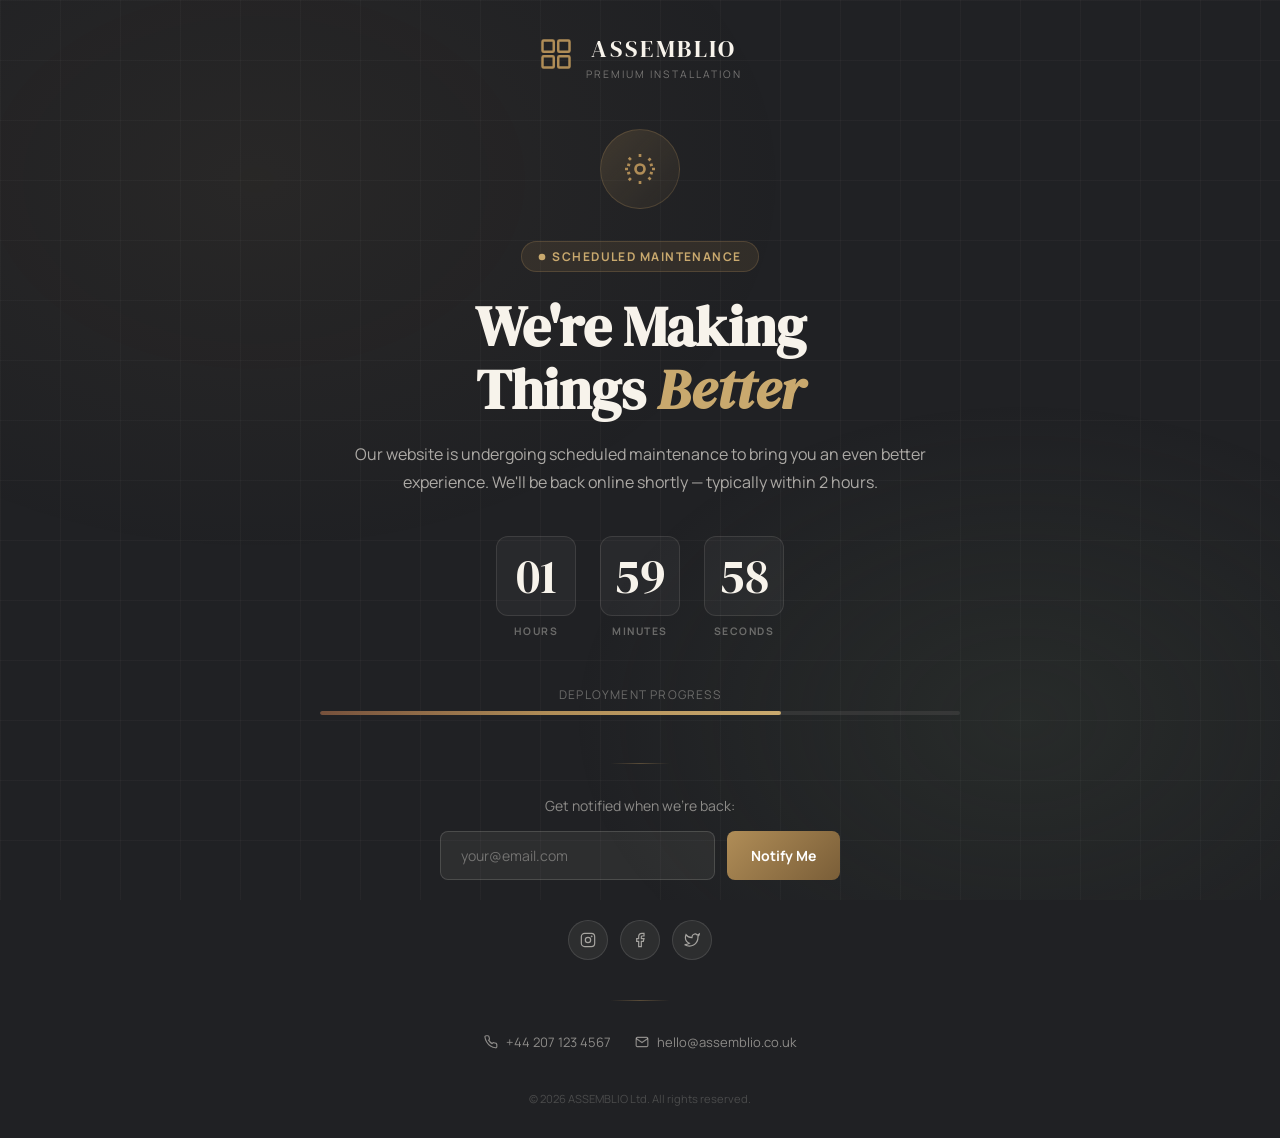
<file: maintenance.html>
<!DOCTYPE html>
<html lang="en" dir="ltr" data-theme="light">
<head>
  <meta charset="UTF-8">
  <meta name="viewport" content="width=device-width, initial-scale=1.0">
  <meta name="robots" content="noindex, nofollow">
  <meta name="description" content="ASSEMBLIO is currently undergoing scheduled maintenance. We'll be back shortly.">
  <title>Under Maintenance — ASSEMBLIO</title>
  <link rel="icon" type="image/svg+xml" href="images/favicon.svg">
  <link rel="alternate icon" type="image/svg+xml" href="favicon.svg">
  <link rel="preconnect" href="https://fonts.googleapis.com">
  <link rel="preconnect" href="https://fonts.gstatic.com" crossorigin>
  <link href="https://fonts.googleapis.com/css2?family=DM+Serif+Display:ital@0;1&family=Manrope:wght@300;400;500;600;700;800&display=swap" rel="stylesheet">
  <style>
    *, *::before, *::after { box-sizing: border-box; margin: 0; padding: 0; }
    :root {
      --graphite: #202124;
      --ivory: #F7F3EB;
      --brass: #B08D57;
      --brass-light: #C9A96E;
      --walnut: #76513C;
      --stone: #B9B2A8;
      --olive: #394238;
      --font-serif: 'DM Serif Display', Georgia, serif;
      --font-sans: 'Manrope', system-ui, sans-serif;
      --space-1: 4px;
      --space-2: 8px;
      --space-3: 12px;
      --space-4: 16px;
      --space-5: 20px;
      --space-6: 24px;
      --space-8: 32px;
      --space-10: 40px;
      --space-12: 48px;
      --space-14: 56px;
      --space-16: 64px;
      --space-20: 80px;
      --text-xs: 0.75rem;
      --text-sm: 0.875rem;
      --text-base: 1rem;
      --radius-md: 8px;
      --radius-lg: 16px;
      --container-max: 1280px;
    }

    body {
      font-family: var(--font-sans);
      background: var(--graphite);
      color: var(--ivory);
      min-height: 100vh;
      display: flex;
      flex-direction: column;
      align-items: center;
      padding: 2rem;
      overflow-x: hidden;
      position: relative;
    }

    /* Animated Background */
    body::before {
      content: '';
      position: fixed;
      inset: 0;
      background:
        radial-gradient(ellipse 60% 60% at 20% 20%, rgba(176,141,87,0.06) 0%, transparent 70%),
        radial-gradient(ellipse 50% 50% at 80% 80%, rgba(57,66,56,0.3) 0%, transparent 70%);
      pointer-events: none;
    }

    /* Grid Pattern */
    body::after {
      content: '';
      position: fixed;
      inset: 0;
      background-image:
        linear-gradient(rgba(247,243,235,0.03) 1px, transparent 1px),
        linear-gradient(90deg, rgba(247,243,235,0.03) 1px, transparent 1px);
      background-size: 60px 60px;
      pointer-events: none;
    }

    .content {
      position: relative;
      z-index: 2;
      text-align: center;
      max-width: 640px;
      margin: auto 0;
      animation: fadeInUp 0.8s ease both;
    }

    @keyframes fadeInUp {
      from { opacity: 0; transform: translateY(30px); }
      to { opacity: 1; transform: translateY(0); }
    }

    .logo {
      display: inline-flex;
      align-items: center;
      gap: 12px;
      margin-bottom: 3rem;
      text-decoration: none;
    }

    .logo-mark svg {
      width: 36px;
      height: 36px;
      color: var(--brass);
    }

    .logo-name {
      font-family: var(--font-serif);
      font-size: 1.5rem;
      color: var(--ivory);
      letter-spacing: 0.1em;
    }

    .logo-tagline {
      font-size: 0.65rem;
      letter-spacing: 0.2em;
      text-transform: uppercase;
      color: rgba(247,243,235,0.4);
      display: block;
      margin-top: 2px;
    }

    .maintenance-icon {
      width: 80px;
      height: 80px;
      border-radius: 50%;
      background: linear-gradient(135deg, rgba(176,141,87,0.2), rgba(176,141,87,0.05));
      border: 1.5px solid rgba(176,141,87,0.25);
      display: flex;
      align-items: center;
      justify-content: center;
      margin: 0 auto 2rem;
      animation: pulse 3s ease-in-out infinite;
    }

    @keyframes pulse {
      0%, 100% { box-shadow: 0 0 0 0 rgba(176,141,87,0.2); }
      50% { box-shadow: 0 0 0 16px rgba(176,141,87,0); }
    }

    .maintenance-icon svg {
      width: 36px;
      height: 36px;
      color: var(--brass);
      animation: spin 8s linear infinite;
    }

    @keyframes spin {
      from { transform: rotate(0deg); }
      to { transform: rotate(360deg); }
    }

    .badge {
      display: inline-flex;
      align-items: center;
      gap: 6px;
      padding: 6px 16px;
      border-radius: 100px;
      background: rgba(176,141,87,0.12);
      border: 1px solid rgba(176,141,87,0.25);
      color: var(--brass-light);
      font-size: 0.75rem;
      font-weight: 700;
      letter-spacing: 0.12em;
      text-transform: uppercase;
      margin-bottom: 1.5rem;
    }

    h1 {
      font-family: var(--font-serif);
      font-size: clamp(2.25rem, 4.5vw, 3.5rem);
      line-height: 1.12;
      margin-bottom: 1.25rem;
    }

    h1 em {
      color: var(--brass-light);
      font-style: italic;
    }

    .subtitle {
      font-size: 1rem;
      line-height: 1.7;
      color: rgba(247,243,235,0.65);
      margin-bottom: 2.5rem;
    }

    /* Countdown Timer */
    .countdown {
      display: flex;
      gap: 1.5rem;
      justify-content: center;
      margin-bottom: 3rem;
    }

    .countdown-unit {
      display: flex;
      flex-direction: column;
      align-items: center;
      gap: 8px;
    }

    .countdown-value {
      font-family: var(--font-serif);
      font-size: 3rem;
      line-height: 1;
      color: var(--ivory);
      width: 80px;
      height: 80px;
      border: 1px solid rgba(247,243,235,0.1);
      border-radius: 12px;
      display: flex;
      align-items: center;
      justify-content: center;
      background: rgba(247,243,235,0.04);
      backdrop-filter: blur(10px);
    }

    .countdown-label {
      font-size: 0.65rem;
      font-weight: 700;
      letter-spacing: 0.15em;
      text-transform: uppercase;
      color: rgba(247,243,235,0.35);
    }

    /* Progress Bar */
    .progress-wrap {
      background: rgba(247,243,235,0.08);
      border-radius: 100px;
      height: 4px;
      margin-bottom: 3rem;
      overflow: hidden;
    }

    .progress-bar {
      height: 100%;
      background: linear-gradient(90deg, var(--walnut), var(--brass), var(--brass-light));
      border-radius: 100px;
      animation: progress 3s ease-in-out infinite alternate;
      width: 72%;
    }

    @keyframes progress {
      from { width: 65%; }
      to { width: 82%; }
    }

    /* Newsletter */
    .notify-form {
      display: flex;
      gap: 12px;
      max-width: 400px;
      margin: 0 auto 2.5rem;
    }

    .notify-form input {
      flex: 1;
      padding: 0.875rem 1.25rem;
      border: 1.5px solid rgba(247,243,235,0.15);
      border-radius: 8px;
      background: rgba(247,243,235,0.06);
      color: var(--ivory);
      font-family: var(--font-sans);
      font-size: 0.875rem;
      outline: none;
      transition: border-color 0.2s;
    }

    .notify-form input::placeholder { color: rgba(247,243,235,0.35); }
    .notify-form input:focus { border-color: rgba(176,141,87,0.5); }

    .btn-brass {
      padding: 0.875rem 1.5rem;
      background: linear-gradient(135deg, var(--brass), #7a5e38);
      color: white;
      border: none;
      border-radius: 8px;
      font-family: var(--font-sans);
      font-size: 0.875rem;
      font-weight: 700;
      cursor: pointer;
      transition: all 0.3s;
      white-space: nowrap;
    }

    .btn-brass:hover { transform: translateY(-1px); box-shadow: 0 8px 24px rgba(176,141,87,0.3); }

    /* Social Links */
    .social-links {
      display: flex;
      gap: 12px;
      justify-content: center;
      margin-bottom: 2.5rem;
    }

    .social-btn {
      width: 40px;
      height: 40px;
      border-radius: 50%;
      border: 1px solid rgba(247,243,235,0.12);
      background: rgba(247,243,235,0.06);
      color: rgba(247,243,235,0.6);
      display: flex;
      align-items: center;
      justify-content: center;
      text-decoration: none;
      transition: all 0.25s;
    }

    .social-btn:hover { border-color: rgba(176,141,87,0.4); color: var(--brass-light); background: rgba(176,141,87,0.1); }
    .social-btn svg { width: 16px; height: 16px; }

    /* Contact strip */
    .contact-strip {
      display: flex;
      gap: 1.5rem;
      justify-content: center;
      flex-wrap: wrap;
    }

    .contact-strip a {
      display: flex;
      align-items: center;
      gap: 8px;
      color: rgba(247,243,235,0.5);
      font-size: 0.8125rem;
      text-decoration: none;
      transition: color 0.2s;
    }

    .contact-strip a:hover { color: var(--brass-light); }
    .contact-strip svg { width: 14px; height: 14px; }

    /* Divider */
    .divider {
      width: 60px;
      height: 1px;
      background: linear-gradient(90deg, transparent, rgba(176,141,87,0.4), transparent);
      margin: 2rem auto;
    }

    /* ─── FOOTER ─── */
    .footer { background:var(--graphite); color:var(--ivory); padding-top:var(--space-16); margin-top:auto; width:100%; }
    .footer .logo-mark { width:40px; height:40px; background:linear-gradient(135deg, var(--brass) 0%, var(--walnut) 100%); border-radius:4px; display:flex; align-items:center; justify-content:center; }
    .footer .logo-mark svg { width:22px; height:22px; color:#fff; }
    .footer .logo-name { font-family:var(--font-serif); font-size:1.25rem; line-height:1; color:var(--ivory); letter-spacing:-0.02em; }
    .footer .logo-tagline { font-size:9px; font-weight:700; letter-spacing:0.18em; text-transform:uppercase; color:var(--brass); margin-top:2px; }
    .footer-grid { display:grid; grid-template-columns:1.8fr 1fr 1fr 1.4fr; gap:var(--space-10); padding-bottom:var(--space-12); border-bottom:1px solid rgba(247,243,235,0.08); margin-bottom:var(--space-8); }
    .footer-desc { color:rgba(247,243,235,0.5); font-size:var(--text-sm); line-height:1.8; margin-bottom:var(--space-6); max-width:300px; }
    .footer-col-title { font-size:var(--text-xs); font-weight:700; letter-spacing:0.18em; text-transform:uppercase; color:rgba(247,243,235,0.4); margin-bottom:var(--space-5); }
    .footer-links { display:flex; flex-direction:column; gap:var(--space-3); list-style:none; }
    .footer-link { font-size:var(--text-sm); color:rgba(247,243,235,0.6); text-decoration:none; transition:color 0.2s; }
    .footer-link:hover { color:var(--brass-light); }
    .footer-social { display:flex; gap:var(--space-3); }
    .footer .social-btn { width:36px; height:36px; border-radius:50%; border:1px solid rgba(247,243,235,0.12); background:rgba(247,243,235,0.06); color:rgba(247,243,235,0.6); display:flex; align-items:center; justify-content:center; text-decoration:none; transition:all 0.25s; }
    .footer .social-btn svg { width:15px; height:15px; }
    .footer .social-btn:hover { border-color:rgba(176,141,87,0.4); color:var(--brass-light); background:rgba(176,141,87,0.1); }
    .footer-contact-item { display:flex; align-items:flex-start; gap:var(--space-3); color:rgba(247,243,235,0.6); font-size:var(--text-sm); margin-bottom:var(--space-4); }
    .footer-contact-item svg { width:16px; height:16px; flex-shrink:0; margin-top:2px; color:var(--brass); }
    .footer-contact-item a { color:inherit; text-decoration:none; transition:color 0.2s; }
    .footer-contact-item a:hover { color:var(--brass-light); }
    .footer-newsletter-text { color:rgba(247,243,235,0.5); font-size:var(--text-sm); line-height:1.7; margin-bottom:var(--space-5); max-width:300px; }
    .newsletter-form { display:flex; gap:var(--space-2); }
    .newsletter-input { flex:1; min-width:0; padding:var(--space-3) var(--space-4); border:1.5px solid rgba(247,243,235,0.15); border-radius:var(--radius-md); background:rgba(247,243,235,0.06); color:var(--ivory); font-family:var(--font-sans); font-size:var(--text-sm); outline:none; transition:border-color 0.2s,background 0.2s; }
    .newsletter-input::placeholder { color:rgba(247,243,235,0.35); }
    .newsletter-input:focus { border-color:rgba(176,141,87,0.5); background:rgba(247,243,235,0.09); }
    .newsletter-input.error { border-color:#E53E3E; }
    .newsletter-btn { flex-shrink:0; display:inline-flex; align-items:center; justify-content:center; padding:var(--space-3) var(--space-5); background:linear-gradient(135deg,var(--brass),#7a5e38); color:#fff; border:none; border-radius:var(--radius-md); font-family:var(--font-sans); font-size:var(--text-sm); font-weight:700; cursor:pointer; transition:all 0.25s; white-space:nowrap; }
    .newsletter-btn:hover { transform:translateY(-1px); box-shadow:0 8px 24px rgba(176,141,87,0.3); }
    .newsletter-btn:disabled { opacity:0.7; cursor:default; transform:none; box-shadow:none; }
    .footer-bottom { padding:0 var(--space-6) var(--space-6); }
    .footer-bottom .container { display:flex; align-items:center; justify-content:space-between; flex-wrap:wrap; gap:var(--space-4); width:100%; max-width:1280px; }
    .footer-copy { font-size:var(--text-xs); color:rgba(247,243,235,0.3); }
    .footer-legal { display:flex; gap:var(--space-5); }
    .footer-legal a { font-size:var(--text-xs); color:rgba(247,243,235,0.35); text-decoration:none; transition:color 0.2s; }
    .footer-legal a:hover { color:var(--brass-light); }
    @media (max-width: 1024px) { .footer-grid { grid-template-columns:1fr 1fr; gap:var(--space-8); } }
    @media (max-width: 640px) {
      .footer-grid { grid-template-columns:1fr; }
      .footer-bottom .container { flex-direction:column; text-align:center; justify-content:center; }
    }
    @media (max-width: 480px) {
      body { padding: 1.25rem; }
      .logo { margin-bottom: 2rem; }
      .countdown { gap: 0.75rem; }
      .countdown-value { width: 64px; height: 64px; font-size: 2rem; }
      .notify-form { flex-direction: column; }
      .btn-brass { width: 100%; justify-content: center; }
    }
  </style>
</head>
<body>
  <div class="content">
    <!-- Logo -->
    <a href="index.html" class="logo">
      <div class="logo-mark">
        <svg viewBox="0 0 32 32" fill="none" stroke="currentColor" stroke-width="2.2">
          <rect x="4" y="4" width="10" height="10" rx="1"/>
          <rect x="18" y="4" width="10" height="10" rx="1"/>
          <rect x="4" y="18" width="10" height="10" rx="1"/>
          <rect x="18" y="18" width="10" height="10" rx="1"/>
        </svg>
      </div>
      <div>
        <span class="logo-name">ASSEMBLIO</span>
        <span class="logo-tagline">Premium Installation</span>
      </div>
    </a>

    <!-- Spinning Icon -->
    <div class="maintenance-icon">
      <svg viewBox="0 0 24 24" fill="none" stroke="currentColor" stroke-width="1.8">
        <circle cx="12" cy="12" r="3"/>
        <path d="M19.07 4.93l-1.41 1.41M5.93 18.07l-1.41 1.41M20.49 9l-1.94.5M5.45 14.5l-1.94.5M20.49 15l-1.94-.5M5.45 9.5l-1.94-.5M19.07 19.07l-1.41-1.41M5.93 5.93l-1.41-1.41M12 2v2M12 20v2M2 12h2M20 12h2"/>
      </svg>
    </div>

    <div class="badge">
      <svg width="8" height="8" viewBox="0 0 24 24" fill="currentColor"><circle cx="12" cy="12" r="10"/></svg>
      Scheduled Maintenance
    </div>

    <h1>We're Making<br>Things <em>Better</em></h1>
    <p class="subtitle">
      Our website is undergoing scheduled maintenance to bring you an even better experience. We'll be back online shortly — typically within 2 hours.
    </p>

    <!-- Countdown -->
    <div class="countdown" id="countdown" aria-label="Estimated time remaining">
      <div class="countdown-unit">
        <div class="countdown-value" id="cd-hours">02</div>
        <div class="countdown-label">Hours</div>
      </div>
      <div class="countdown-unit">
        <div class="countdown-value" id="cd-mins">00</div>
        <div class="countdown-label">Minutes</div>
      </div>
      <div class="countdown-unit">
        <div class="countdown-value" id="cd-secs">00</div>
        <div class="countdown-label">Seconds</div>
      </div>
    </div>

    <!-- Progress -->
    <p style="font-size:0.75rem;color:rgba(247,243,235,0.35);letter-spacing:0.1em;text-transform:uppercase;margin-bottom:8px;">Deployment Progress</p>
    <div class="progress-wrap">
      <div class="progress-bar" id="progress-bar"></div>
    </div>

    <div class="divider"></div>

    <!-- Notify Me -->
    <p style="font-size:0.875rem;color:rgba(247,243,235,0.5);margin-bottom:1rem;">Get notified when we're back:</p>
    <form class="notify-form" id="notify-form" novalidate>
      <input type="email" placeholder="your@email.com" aria-label="Email for notification" required>
      <button type="submit" class="btn-brass">Notify Me</button>
    </form>

    <!-- Social -->
    <div class="social-links">
      <a href="#" class="social-btn" aria-label="Instagram">
        <svg viewBox="0 0 24 24" fill="none" stroke="currentColor" stroke-width="1.8"><rect x="2" y="2" width="20" height="20" rx="5"/><circle cx="12" cy="12" r="4"/><circle cx="17.5" cy="6.5" r="0.5" fill="currentColor"/></svg>
      </a>
      <a href="#" class="social-btn" aria-label="Facebook">
        <svg viewBox="0 0 24 24" fill="none" stroke="currentColor" stroke-width="1.8"><path d="M18 2h-3a5 5 0 0 0-5 5v3H7v4h3v8h4v-8h3l1-4h-4V7a1 1 0 0 1 1-1h3z"/></svg>
      </a>
      <a href="#" class="social-btn" aria-label="Twitter/X">
        <svg viewBox="0 0 24 24" fill="none" stroke="currentColor" stroke-width="1.8"><path d="M23 3a10.9 10.9 0 0 1-3.14 1.53 4.48 4.48 0 0 0-7.86 3v1A10.66 10.66 0 0 1 3 4s-4 9 5 13a11.64 11.64 0 0 1-7 2c9 5 20 0 20-11.5a4.5 4.5 0 0 0-.08-.83A7.72 7.72 0 0 0 23 3z"/></svg>
      </a>
    </div>

    <div class="divider"></div>

    <!-- Contact -->
    <div class="contact-strip">
      <a href="tel:+442071234567">
        <svg viewBox="0 0 24 24" fill="none" stroke="currentColor" stroke-width="2"><path d="M22 16.92v3a2 2 0 0 1-2.18 2 19.79 19.79 0 0 1-8.63-3.07A19.5 19.5 0 0 1 4.69 12 19.79 19.79 0 0 1 1.61 3.44 2 2 0 0 1 3.58 1.25h3a2 2 0 0 1 2 1.72 12.84 12.84 0 0 0 .7 2.81 2 2 0 0 1-.45 2.11L7.91 8.78a16 16 0 0 0 6 6l1.1-1.1a2 2 0 0 1 2.11-.45 12.84 12.84 0 0 0 2.81.7A2 2 0 0 1 21.72 16c.11 0 .21.01.2.92z"/></svg>
        +44 207 123 4567
      </a>
      <a href="mailto:hello@assemblio.co.uk">
        <svg viewBox="0 0 24 24" fill="none" stroke="currentColor" stroke-width="2"><path d="M4 4h16c1.1 0 2 .9 2 2v12c0 1.1-.9 2-2 2H4c-1.1 0-2-.9-2-2V6c0-1.1.9-2 2-2z"/><polyline points="22,6 12,13 2,6"/></svg>
        hello@assemblio.co.uk
      </a>
    </div>

    <p style="font-size:0.7rem;color:rgba(247,243,235,0.2);margin-top:2.5rem;">
      &copy; 2026 ASSEMBLIO Ltd. All rights reserved.
    </p>
  </div>

  <script src="js/forms.js"></script>
  <script>
    // Countdown Timer (2 hours from page load)
    let endTime = Date.now() + 2 * 60 * 60 * 1000;

    function padZero(n) { return String(Math.max(0, n)).padStart(2, '0'); }

    function updateCountdown() {
      const remaining = Math.max(0, endTime - Date.now());
      const hours = Math.floor(remaining / 3600000);
      const mins = Math.floor((remaining % 3600000) / 60000);
      const secs = Math.floor((remaining % 60000) / 1000);
      document.getElementById('cd-hours').textContent = padZero(hours);
      document.getElementById('cd-mins').textContent = padZero(mins);
      document.getElementById('cd-secs').textContent = padZero(secs);
      if (remaining > 0) requestAnimationFrame(updateCountdown);
    }

    updateCountdown();

    // Newsletter
    document.getElementById('notify-form').addEventListener('submit', function(e) {
      e.preventDefault();
      const input = this.querySelector('input');
      const btn = this.querySelector('button');
      if (!input.value || !/\S+@\S+\.\S+/.test(input.value)) {
        input.style.borderColor = 'rgba(252,129,129,0.6)';
        setTimeout(() => input.style.borderColor = '', 2000);
        return;
      }
      btn.textContent = '✓ Subscribed!';
      btn.style.background = 'linear-gradient(135deg, #394238, #4F5D4E)';
      btn.disabled = true;
      input.disabled = true;
    });

    // Dark mode check
    const stored = localStorage.getItem('assemblio-theme');
    if (stored === 'dark' || (!stored && window.matchMedia('(prefers-color-scheme: dark)').matches)) {
      document.documentElement.setAttribute('data-theme', 'dark');
    }
  </script>
</body>
</html>
</file>
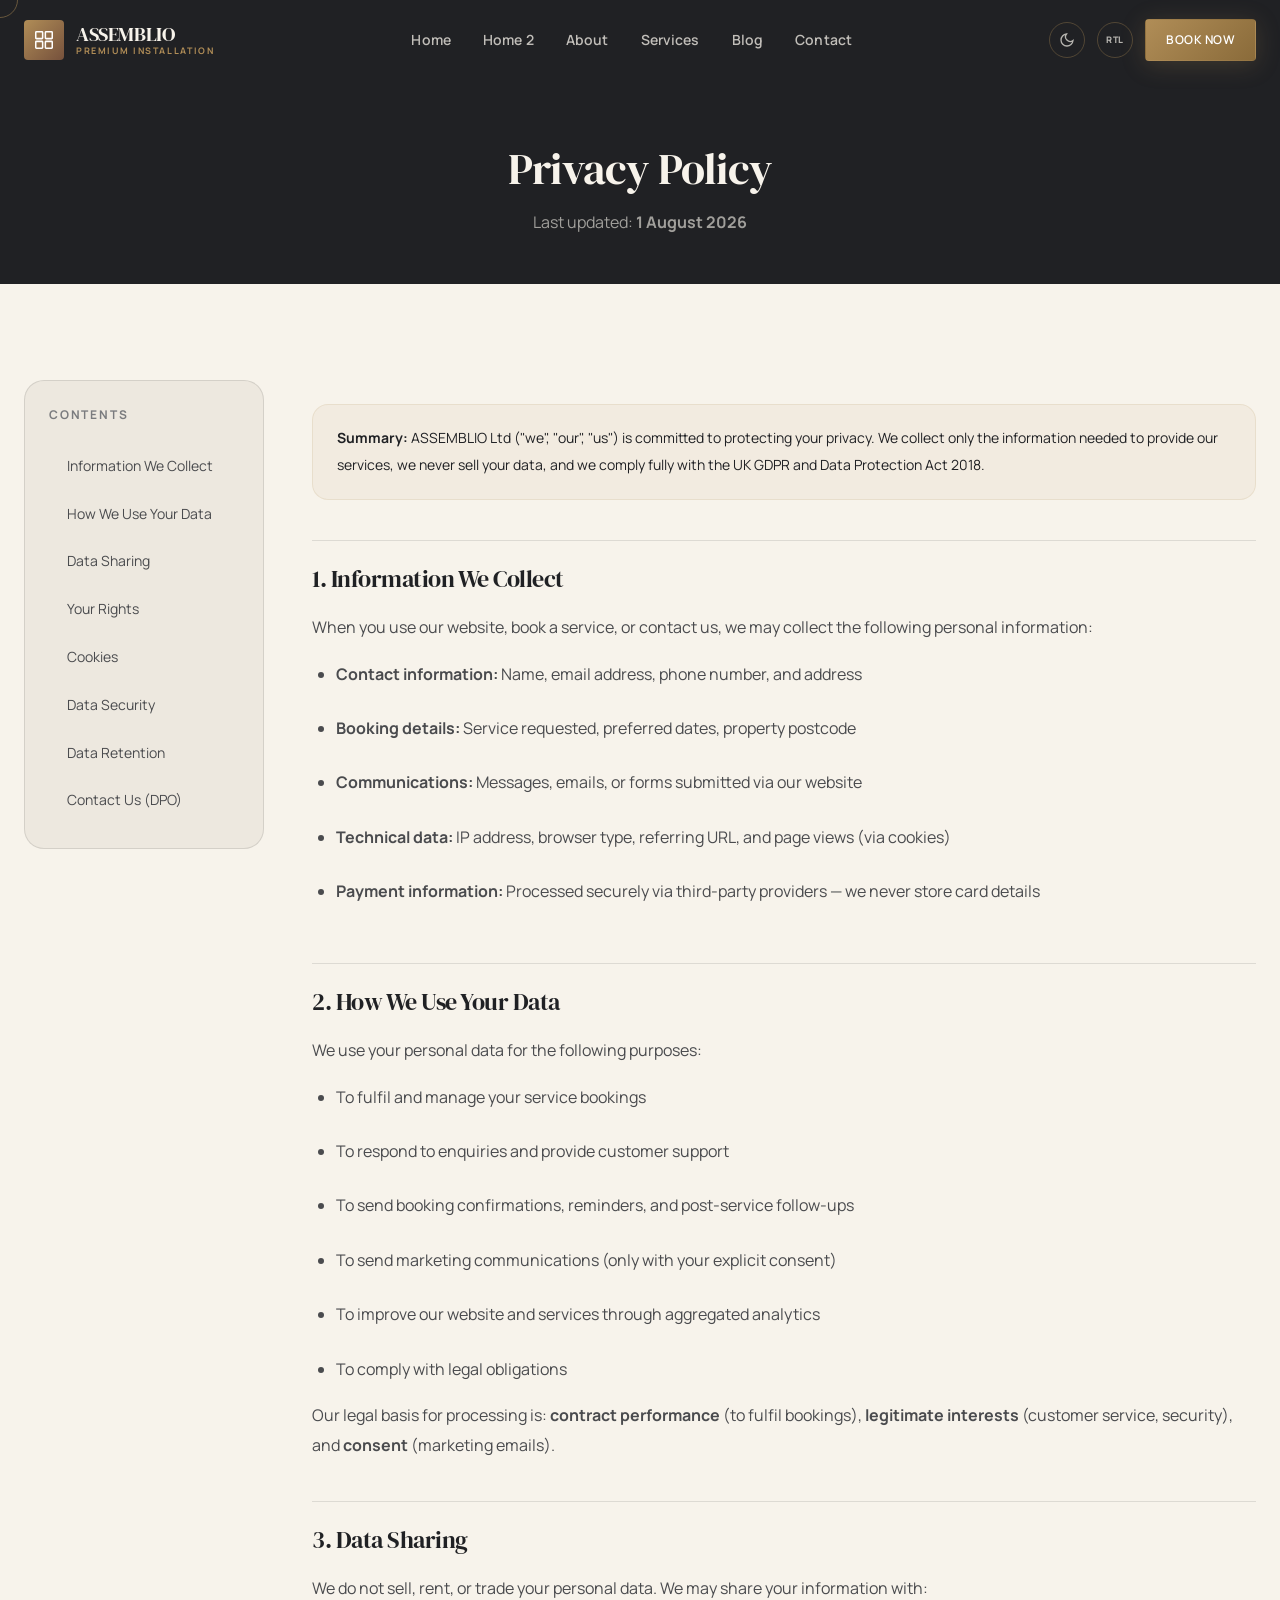
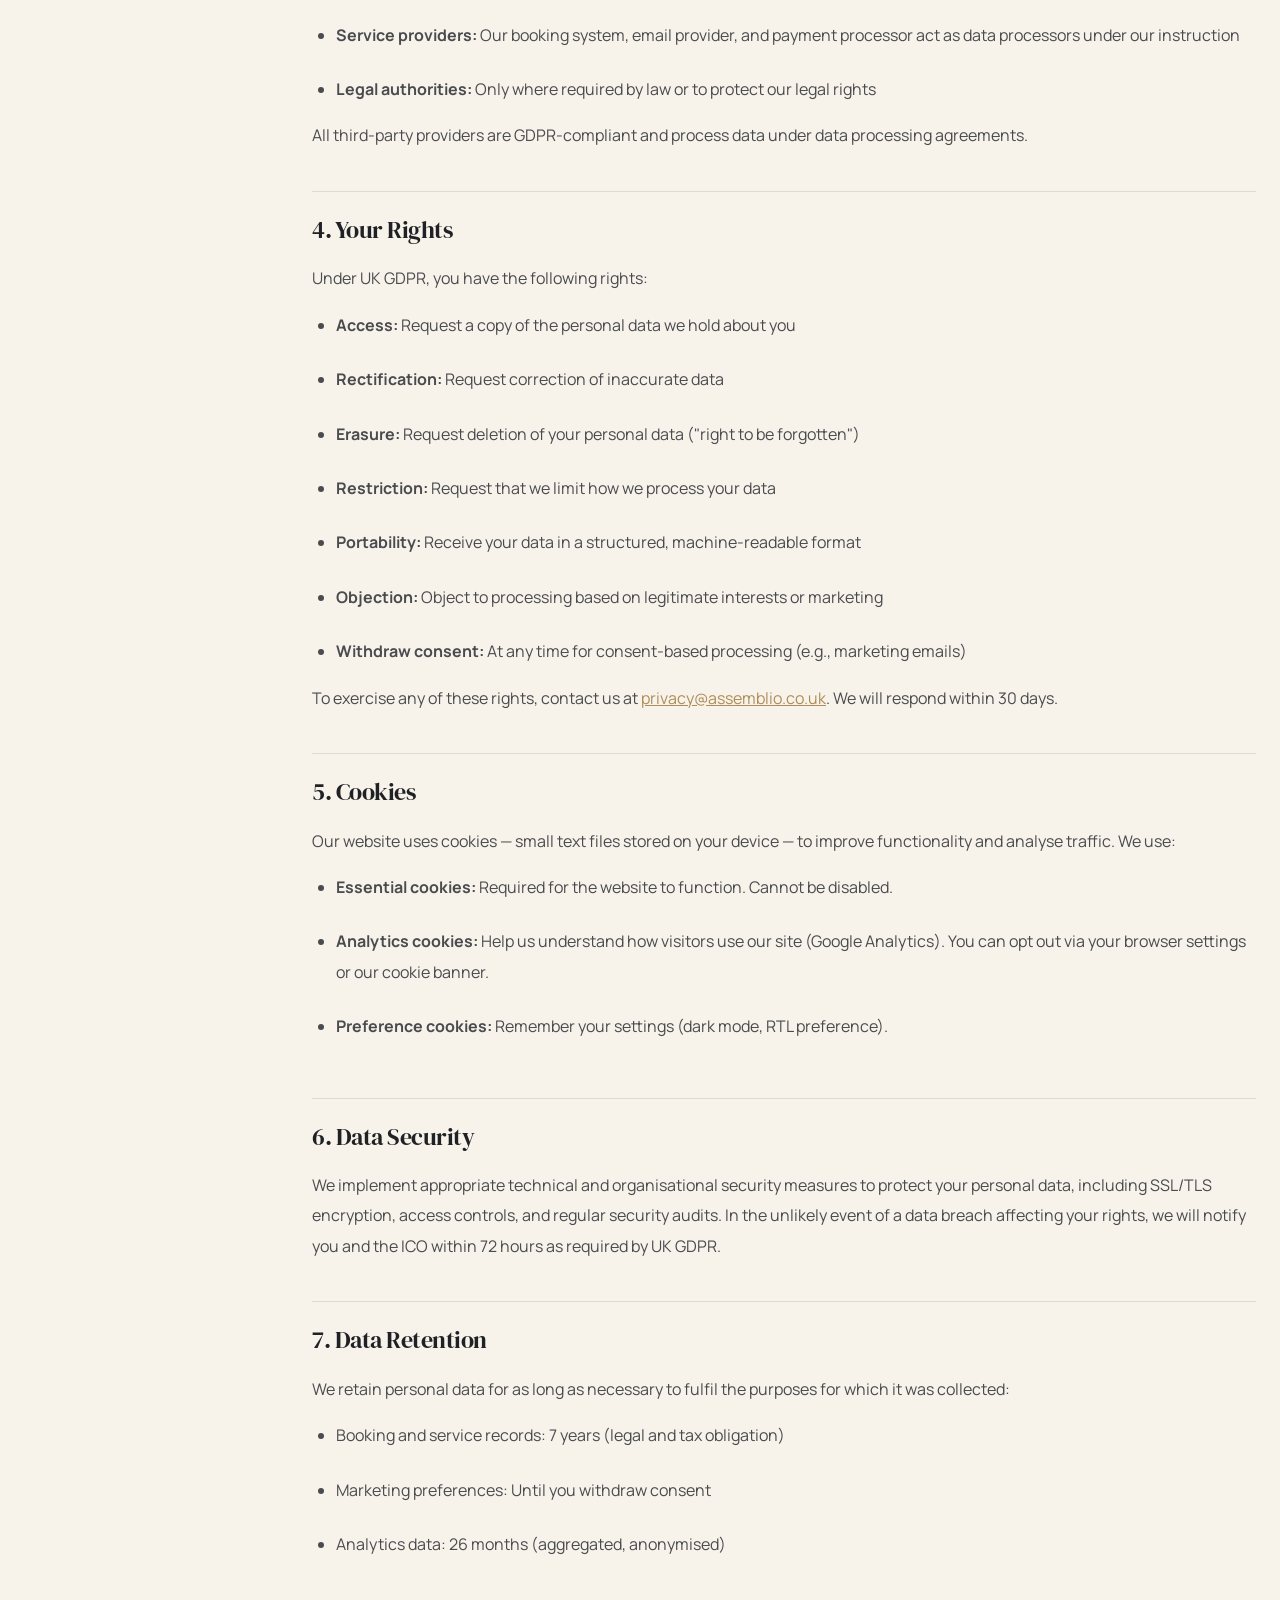
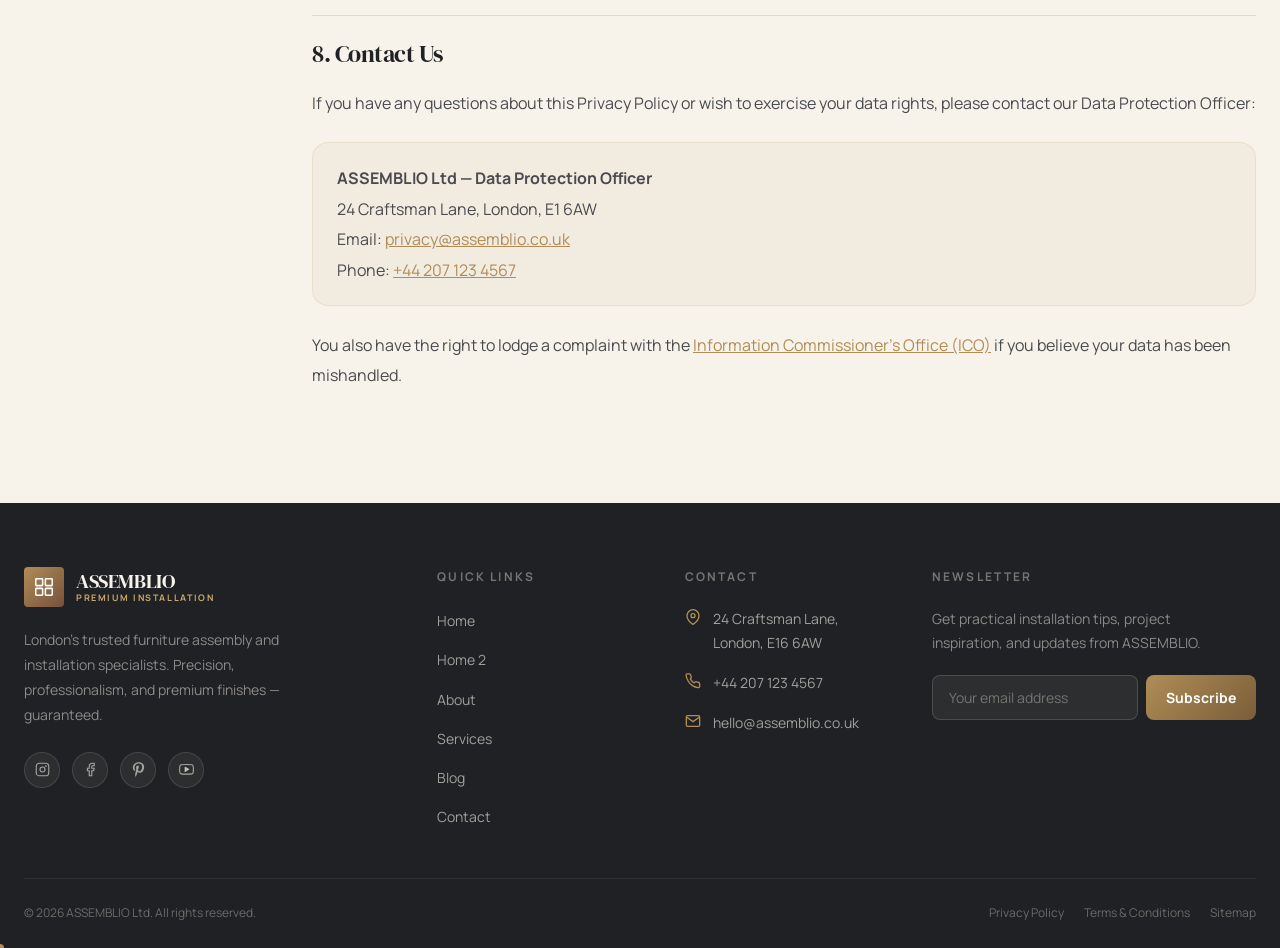
<file: privacy-policy.html>
<!DOCTYPE html>
<html lang="en" dir="ltr" data-theme="light">
<head>
  <meta charset="UTF-8">
  <meta name="viewport" content="width=device-width, initial-scale=1.0">
  <meta name="description" content="ASSEMBLIO Privacy Policy — How we collect, use, and protect your personal data. Last updated August 2026.">
  <title>Privacy Policy — ASSEMBLIO</title>
  <link rel="icon" type="image/svg+xml" href="images/favicon.svg">
  <link rel="alternate icon" type="image/svg+xml" href="favicon.svg">
  <link rel="stylesheet" href="css/style.css">
  <link rel="stylesheet" href="css/components.css">
  <link rel="stylesheet" href="css/animations.css">
  <style>
    .legal-hero { padding-top:calc(var(--navbar-h) + var(--space-16)); padding-bottom:var(--space-12); background:var(--graphite); text-align:center; }
    [data-theme="dark"] .legal-hero { background:var(--bg-secondary); }
    .legal-hero h1 { color:var(--ivory); margin-left:auto; margin-right:auto; }
    .legal-hero p { color:rgba(247,243,235,0.6); }
    .legal-layout { display:grid; grid-template-columns:240px 1fr; gap:var(--space-12); align-items:start; }
    .legal-sidebar { position:sticky; top:calc(var(--navbar-h-scroll) + var(--space-6)); }
    .legal-toc { background:var(--bg-secondary); border-radius:var(--radius-xl); padding:var(--space-6); border:1px solid var(--border); }
    [data-theme="dark"] .legal-toc { background:var(--bg-tertiary); }
    .toc-link { display:block; padding:var(--space-3) var(--space-4); font-size:var(--text-sm); color:var(--text-secondary); border-radius:var(--radius-md); text-decoration:none; transition:all 0.2s; border-left:2px solid transparent; }
    .toc-link:hover,.toc-link.active { color:var(--brass); border-left-color:var(--brass); background:rgba(176,141,87,0.05); }
    .legal-content h2 { font-family:var(--font-serif); font-size:var(--text-2xl); margin:var(--space-10) 0 var(--space-5); padding-top:var(--space-6); border-top:1px solid var(--border); color:var(--text-primary); }
    .legal-content h2:first-child { border-top:none; margin-top:0; padding-top:0; }
    .legal-content p,.legal-content li { font-size:var(--text-base); line-height:1.9; color:var(--text-secondary); margin-bottom:var(--space-4); }
    .legal-content ul { padding-left:var(--space-6); display:flex; flex-direction:column; gap:var(--space-2); }
    .legal-content li { list-style:disc; }
    .legal-content a { color:var(--brass); text-decoration:underline; }
    .legal-highlight { background:rgba(176,141,87,0.07); border:1px solid rgba(176,141,87,0.15); border-radius:var(--radius-lg); padding:var(--space-5) var(--space-6); margin:var(--space-6) 0; }
    @media(max-width:1024px){ .legal-layout { grid-template-columns:1fr; } .legal-sidebar { position:static; } }
  </style>
</head>
<body>
  <div id="page-loader" class="page-loader" aria-hidden="true"><div class="loader-logo"><svg viewBox="0 0 32 32" fill="none" stroke="currentColor" stroke-width="2.2"><rect x="4" y="4" width="10" height="10" rx="1"/><rect x="18" y="4" width="10" height="10" rx="1"/><rect x="4" y="18" width="10" height="10" rx="1"/><rect x="18" y="18" width="10" height="10" rx="1"/></svg></div><div class="loader-bar"><div class="loader-bar-fill"></div></div></div>

  <nav id="navbar" class="navbar navbar-dark scrolled" data-transparent="false" role="navigation" aria-label="Main navigation">
    <div class="navbar-inner"><a href="index.html" class="navbar-logo" aria-label="ASSEMBLIO Home"><div class="logo-mark"><svg viewBox="0 0 32 32" fill="none" stroke="currentColor" stroke-width="2.2"><rect x="4" y="4" width="10" height="10" rx="1"/><rect x="18" y="4" width="10" height="10" rx="1"/><rect x="4" y="18" width="10" height="10" rx="1"/><rect x="18" y="18" width="10" height="10" rx="1"/></svg></div><div class="logo-text"><span class="logo-name">ASSEMBLIO</span><span class="logo-tagline">Premium Installation</span></div></a>
      <ul class="nav-links" role="list"><li class="nav-item"><a href="index.html" class="nav-link">Home</a></li><li class="nav-item"><a href="home2.html" class="nav-link">Home 2</a></li><li class="nav-item"><a href="about.html" class="nav-link">About</a></li><li class="nav-item"><a href="services.html" class="nav-link">Services</a></li><li class="nav-item"><a href="blog.html" class="nav-link">Blog</a></li><li class="nav-item"><a href="contact.html" class="nav-link">Contact</a></li></ul>
      <div class="nav-actions"><button class="nav-icon-btn" data-theme-toggle aria-label="Toggle dark mode" title="Toggle dark mode"><svg class="icon-moon" xmlns="http://www.w3.org/2000/svg" viewBox="0 0 24 24" fill="none" stroke="currentColor" stroke-width="2"><path d="M21 12.79A9 9 0 1 1 11.21 3 7 7 0 0 0 21 12.79z"/></svg><svg class="icon-sun" xmlns="http://www.w3.org/2000/svg" viewBox="0 0 24 24" fill="none" stroke="currentColor" stroke-width="2" style="display:none"><circle cx="12" cy="12" r="5"/><line x1="12" y1="1" x2="12" y2="3"/><line x1="12" y1="21" x2="12" y2="23"/><line x1="4.22" y1="4.22" x2="5.64" y2="5.64"/><line x1="18.36" y1="18.36" x2="19.78" y2="19.78"/><line x1="1" y1="12" x2="3" y2="12"/><line x1="21" y1="12" x2="23" y2="12"/><line x1="4.22" y1="19.78" x2="5.64" y2="18.36"/><line x1="18.36" y1="5.64" x2="19.78" y2="4.22"/></svg></button><button class="nav-icon-btn" data-dir-toggle aria-label="Toggle text direction" title="Switch to RTL"><span class="dir-label" style="font-size:9px;font-weight:800;letter-spacing:0.05em;">RTL</span></button><a href="contact.html" class="btn btn-primary btn-sm">Book Now</a></div>
      <button id="hamburger" class="hamburger" aria-label="Open menu" aria-expanded="false" aria-controls="mobile-menu"><span></span><span></span><span></span></button>
    </div>
  </nav>

  <div id="mobile-menu" class="mobile-menu" role="dialog" aria-label="Mobile navigation" aria-modal="true">
    <div class="mobile-menu-header"><a href="index.html" class="navbar-logo"><div class="logo-mark"><svg viewBox="0 0 32 32" fill="none" stroke="currentColor" stroke-width="2.2"><rect x="4" y="4" width="10" height="10" rx="1"/><rect x="18" y="4" width="10" height="10" rx="1"/><rect x="4" y="18" width="10" height="10" rx="1"/><rect x="18" y="18" width="10" height="10" rx="1"/></svg></div><div class="logo-text"><span class="logo-name">ASSEMBLIO</span><span class="logo-tagline">Premium Installation</span></div></a><button id="mobile-menu-close" class="nav-icon-btn" aria-label="Close menu"><svg viewBox="0 0 24 24" fill="none" stroke="currentColor" stroke-width="2"><line x1="18" y1="6" x2="6" y2="18"/><line x1="6" y1="6" x2="18" y2="18"/></svg></button></div>
    <nav class="mobile-nav-links" role="list"><a href="index.html" class="mobile-nav-link">Home <svg width="16" height="16" viewBox="0 0 24 24" fill="none" stroke="currentColor" stroke-width="2"><polyline points="9 18 15 12 9 6"/></svg></a><a href="home2.html" class="mobile-nav-link">Home 2 <svg width="16" height="16" viewBox="0 0 24 24" fill="none" stroke="currentColor" stroke-width="2"><polyline points="9 18 15 12 9 6"/></svg></a><a href="about.html" class="mobile-nav-link">About <svg width="16" height="16" viewBox="0 0 24 24" fill="none" stroke="currentColor" stroke-width="2"><polyline points="9 18 15 12 9 6"/></svg></a><a href="services.html" class="mobile-nav-link">Services <svg width="16" height="16" viewBox="0 0 24 24" fill="none" stroke="currentColor" stroke-width="2"><polyline points="9 18 15 12 9 6"/></svg></a><a href="blog.html" class="mobile-nav-link">Blog <svg width="16" height="16" viewBox="0 0 24 24" fill="none" stroke="currentColor" stroke-width="2"><polyline points="9 18 15 12 9 6"/></svg></a><a href="contact.html" class="mobile-nav-link">Contact <svg width="16" height="16" viewBox="0 0 24 24" fill="none" stroke="currentColor" stroke-width="2"><polyline points="9 18 15 12 9 6"/></svg></a></nav>
    <div class="mobile-menu-footer"><a href="contact.html" class="btn btn-primary" style="width:100%;justify-content:center;">Book an Appointment</a></div>
  </div>

  <main>
    <div class="legal-hero">
      <div class="container">
        <h1 class="text-5xl" style="margin-bottom:var(--space-4);" data-reveal="up">Privacy Policy</h1>
        <p class="text-secondary" data-reveal="up" data-delay="100">Last updated: <strong>1 August 2026</strong></p>
      </div>
    </div>

    <section class="section bg-primary">
      <div class="container">
        <div class="legal-layout">
          <aside class="legal-sidebar" aria-label="Table of Contents">
            <div class="legal-toc">
              <p class="text-xs font-bold tracking-widest uppercase text-muted" style="margin-bottom:var(--space-4);">Contents</p>
              <a href="#info-we-collect" class="toc-link">Information We Collect</a>
              <a href="#how-we-use" class="toc-link">How We Use Your Data</a>
              <a href="#sharing" class="toc-link">Data Sharing</a>
              <a href="#your-rights" class="toc-link">Your Rights</a>
              <a href="#cookies" class="toc-link">Cookies</a>
              <a href="#security" class="toc-link">Data Security</a>
              <a href="#retention" class="toc-link">Data Retention</a>
              <a href="#contact-dpo" class="toc-link">Contact Us (DPO)</a>
            </div>
          </aside>

          <div class="legal-content" data-reveal="right">
            <div class="legal-highlight">
              <p style="margin:0;color:var(--text-primary);font-size:var(--text-sm);">
                <strong>Summary:</strong> ASSEMBLIO Ltd ("we", "our", "us") is committed to protecting your privacy. We collect only the information needed to provide our services, we never sell your data, and we comply fully with the UK GDPR and Data Protection Act 2018.
              </p>
            </div>

            <h2 id="info-we-collect">1. Information We Collect</h2>
            <p>When you use our website, book a service, or contact us, we may collect the following personal information:</p>
            <ul>
              <li><strong>Contact information:</strong> Name, email address, phone number, and address</li>
              <li><strong>Booking details:</strong> Service requested, preferred dates, property postcode</li>
              <li><strong>Communications:</strong> Messages, emails, or forms submitted via our website</li>
              <li><strong>Technical data:</strong> IP address, browser type, referring URL, and page views (via cookies)</li>
              <li><strong>Payment information:</strong> Processed securely via third-party providers — we never store card details</li>
            </ul>

            <h2 id="how-we-use">2. How We Use Your Data</h2>
            <p>We use your personal data for the following purposes:</p>
            <ul>
              <li>To fulfil and manage your service bookings</li>
              <li>To respond to enquiries and provide customer support</li>
              <li>To send booking confirmations, reminders, and post-service follow-ups</li>
              <li>To send marketing communications (only with your explicit consent)</li>
              <li>To improve our website and services through aggregated analytics</li>
              <li>To comply with legal obligations</li>
            </ul>
            <p>Our legal basis for processing is: <strong>contract performance</strong> (to fulfil bookings), <strong>legitimate interests</strong> (customer service, security), and <strong>consent</strong> (marketing emails).</p>

            <h2 id="sharing">3. Data Sharing</h2>
            <p>We do not sell, rent, or trade your personal data. We may share your information with:</p>
            <ul>
              <li><strong>Service providers:</strong> Our booking system, email provider, and payment processor act as data processors under our instruction</li>
              <li><strong>Legal authorities:</strong> Only where required by law or to protect our legal rights</li>
            </ul>
            <p>All third-party providers are GDPR-compliant and process data under data processing agreements.</p>

            <h2 id="your-rights">4. Your Rights</h2>
            <p>Under UK GDPR, you have the following rights:</p>
            <ul>
              <li><strong>Access:</strong> Request a copy of the personal data we hold about you</li>
              <li><strong>Rectification:</strong> Request correction of inaccurate data</li>
              <li><strong>Erasure:</strong> Request deletion of your personal data ("right to be forgotten")</li>
              <li><strong>Restriction:</strong> Request that we limit how we process your data</li>
              <li><strong>Portability:</strong> Receive your data in a structured, machine-readable format</li>
              <li><strong>Objection:</strong> Object to processing based on legitimate interests or marketing</li>
              <li><strong>Withdraw consent:</strong> At any time for consent-based processing (e.g., marketing emails)</li>
            </ul>
            <p>To exercise any of these rights, contact us at <a href="mailto:privacy@assemblio.co.uk">privacy@assemblio.co.uk</a>. We will respond within 30 days.</p>

            <h2 id="cookies">5. Cookies</h2>
            <p>Our website uses cookies — small text files stored on your device — to improve functionality and analyse traffic. We use:</p>
            <ul>
              <li><strong>Essential cookies:</strong> Required for the website to function. Cannot be disabled.</li>
              <li><strong>Analytics cookies:</strong> Help us understand how visitors use our site (Google Analytics). You can opt out via your browser settings or our cookie banner.</li>
              <li><strong>Preference cookies:</strong> Remember your settings (dark mode, RTL preference).</li>
            </ul>

            <h2 id="security">6. Data Security</h2>
            <p>We implement appropriate technical and organisational security measures to protect your personal data, including SSL/TLS encryption, access controls, and regular security audits. In the unlikely event of a data breach affecting your rights, we will notify you and the ICO within 72 hours as required by UK GDPR.</p>

            <h2 id="retention">7. Data Retention</h2>
            <p>We retain personal data for as long as necessary to fulfil the purposes for which it was collected:</p>
            <ul>
              <li>Booking and service records: 7 years (legal and tax obligation)</li>
              <li>Marketing preferences: Until you withdraw consent</li>
              <li>Analytics data: 26 months (aggregated, anonymised)</li>
            </ul>

            <h2 id="contact-dpo">8. Contact Us</h2>
            <p>If you have any questions about this Privacy Policy or wish to exercise your data rights, please contact our Data Protection Officer:</p>
            <div class="legal-highlight">
              <p style="margin:0;"><strong>ASSEMBLIO Ltd — Data Protection Officer</strong><br>24 Craftsman Lane, London, E1 6AW<br>Email: <a href="mailto:privacy@assemblio.co.uk">privacy@assemblio.co.uk</a><br>Phone: <a href="tel:+442071234567">+44 207 123 4567</a></p>
            </div>
            <p>You also have the right to lodge a complaint with the <a href="https://ico.org.uk" target="_blank" rel="noopener noreferrer">Information Commissioner's Office (ICO)</a> if you believe your data has been mishandled.</p>
          </div>
        </div>
      </div>
    </section>
  </main>

  <footer class="footer" role="contentinfo">
    <div class="container">
      <div class="footer-grid">
        <div class="footer-brand">
          <a href="index.html" class="navbar-logo" aria-label="ASSEMBLIO Home" style="margin-bottom:var(--space-5);display:inline-flex;">
            <div class="logo-mark"><svg viewBox="0 0 32 32" fill="none" stroke="currentColor" stroke-width="2.2"><rect x="4" y="4" width="10" height="10" rx="1"/><rect x="18" y="4" width="10" height="10" rx="1"/><rect x="4" y="18" width="10" height="10" rx="1"/><rect x="18" y="18" width="10" height="10" rx="1"/></svg></div>
            <div class="logo-text"><span class="logo-name">ASSEMBLIO</span><span class="logo-tagline">Premium Installation</span></div>
          </a>
          <p class="footer-desc">London's trusted furniture assembly and installation specialists. Precision, professionalism, and premium finishes — guaranteed.</p>
          <div class="footer-social">
            <a href="https://www.instagram.com/" class="social-btn" target="_blank" rel="noopener noreferrer" aria-label="Instagram"><svg viewBox="0 0 24 24" fill="none" stroke="currentColor" stroke-width="1.8"><rect x="2" y="2" width="20" height="20" rx="5"/><circle cx="12" cy="12" r="4"/><circle cx="17.5" cy="6.5" r="0.5" fill="currentColor"/></svg></a>
            <a href="https://www.facebook.com/" class="social-btn" target="_blank" rel="noopener noreferrer" aria-label="Facebook"><svg viewBox="0 0 24 24" fill="none" stroke="currentColor" stroke-width="1.8"><path d="M18 2h-3a5 5 0 0 0-5 5v3H7v4h3v8h4v-8h3l1-4h-4V7a1 1 0 0 1 1-1h3z"/></svg></a>
            <a href="https://www.pinterest.com/" class="social-btn" target="_blank" rel="noopener noreferrer" aria-label="Pinterest"><svg viewBox="0 0 384 512" fill="currentColor"><path d="M204 6.5C101.4 6.5 0 74.9 0 185.6 0 256 39.6 296 63.6 296c9.9 0 15.6-27.6 15.6-35.4 0-9.3-23.7-29.1-23.7-67.8 0-80.4 61.2-137.4 140.4-137.4 68.1 0 118.5 38.7 118.5 109.8 0 53.1-21.3 152.7-90.3 152.7-24.9 0-46.2-18-46.2-43.8 0-37.8 26.4-74.4 26.4-113.4 0-66.2-93.9-54.2-93.9 25.8 0 16.8 2.1 35.4 9.6 50.7-13.8 59.4-42 147.9-42 209.1 0 18.9 2.7 37.5 4.5 56.4 3.4 3.8 1.7 3.4 6.9 1.5 50.4-69 48.6-82.5 71.4-172.8 12.3 23.4 44.1 36 69.3 36 106.2 0 153.9-103.5 153.9-196.8C384 71.3 298.2 6.5 204 6.5z"/></svg></a>
            <a href="https://www.youtube.com/" class="social-btn" target="_blank" rel="noopener noreferrer" aria-label="YouTube"><svg viewBox="0 0 24 24" fill="none" stroke="currentColor" stroke-width="1.8" stroke-linecap="round" stroke-linejoin="round"><path d="M22.54 6.42a2.78 2.78 0 0 0-1.94-2C18.88 4 12 4 12 4s-6.88 0-8.6.46a2.78 2.78 0 0 0-1.94 2A29 29 0 0 0 1 11.75a29 29 0 0 0 .46 5.33A2.78 2.78 0 0 0 3.4 19c1.72.46 8.6.46 8.6.46s6.88 0 8.6-.46a2.78 2.78 0 0 0 1.94-2 29 29 0 0 0 .46-5.25 29 29 0 0 0-.46-5.33z"/><polygon points="9.75 15.02 15.5 11.75 9.75 8.48 9.75 15.02" fill="currentColor"/></svg></a>
          </div>
        </div>

        <div>
          <p class="footer-col-title">Quick Links</p>
          <ul class="footer-links">
            <li><a href="index.html" class="footer-link">Home</a></li>
            <li><a href="home2.html" class="footer-link">Home 2</a></li>
            <li><a href="about.html" class="footer-link">About</a></li>
            <li><a href="services.html" class="footer-link">Services</a></li>
            <li><a href="blog.html" class="footer-link">Blog</a></li>
            <li><a href="contact.html" class="footer-link">Contact</a></li>
          </ul>
        </div>

        <div>
          <p class="footer-col-title">Contact</p>
          <div class="footer-contact-item">
            <svg viewBox="0 0 24 24" fill="none" stroke="currentColor" stroke-width="2"><path d="M21 10c0 7-9 13-9 13s-9-6-9-13a9 9 0 0 1 18 0z"/><circle cx="12" cy="10" r="3"/></svg>
            <span>24 Craftsman Lane, London, E16 6AW</span>
          </div>
          <div class="footer-contact-item">
            <svg viewBox="0 0 24 24" fill="none" stroke="currentColor" stroke-width="2"><path d="M22 16.92v3a2 2 0 0 1-2.18 2 19.79 19.79 0 0 1-8.63-3.07A19.5 19.5 0 0 1 4.69 12 19.79 19.79 0 0 1 1.61 3.44 2 2 0 0 1 3.58 1.25h3a2 2 0 0 1 2 1.72 12.84 12.84 0 0 0 .7 2.81 2 2 0 0 1-.45 2.11L7.91 8.78a16 16 0 0 0 6 6l1.1-1.1a2 2 0 0 1 2.11-.45 12.84 12.84 0 0 0 2.81.7A2 2 0 0 1 21.72 16c.11 0 .21.01.2.92z"/></svg>
            <a href="tel:+442071234567">+44 207 123 4567</a>
          </div>
          <div class="footer-contact-item">
            <svg viewBox="0 0 24 24" fill="none" stroke="currentColor" stroke-width="2"><path d="M4 4h16c1.1 0 2 .9 2 2v12c0 1.1-.9 2-2 2H4c-1.1 0-2-.9-2-2V6c0-1.1.9-2 2-2z"/><polyline points="22,6 12,13 2,6"/></svg>
            <a href="mailto:hello@assemblio.co.uk">hello@assemblio.co.uk</a>
          </div>
        </div>

        <div>
          <p class="footer-col-title">Newsletter</p>
          <p class="footer-newsletter-text">Get practical installation tips, project inspiration, and updates from ASSEMBLIO.</p>
          <form class="newsletter-form" data-newsletter-form novalidate>
            <label class="sr-only" for="footer-newsletter-email">Email address</label>
            <input type="email" id="footer-newsletter-email" class="newsletter-input" placeholder="Your email address" autocomplete="email">
            <button type="submit" class="newsletter-btn">Subscribe</button>
          </form>
        </div>
      </div>
    </div>

    <div class="footer-bottom">
      <div class="container">
        <p class="footer-copy">&copy; 2026 ASSEMBLIO Ltd. All rights reserved.</p>
        <div class="footer-legal">
          <a href="privacy-policy.html">Privacy Policy</a>
          <a href="terms.html">Terms &amp; Conditions</a>
          <a href="sitemap.html">Sitemap</a>
        </div>
      </div>
    </div>
  </footer>

  <button id="scroll-top" class="scroll-top" aria-label="Scroll to top"><svg viewBox="0 0 24 24" fill="none" stroke="currentColor" stroke-width="2.5"><path d="M12 19V5"/><path d="m5 12 7-7 7 7"/></svg></button>
  <script src="js/main.js"></script><script src="js/animations.js"></script>
  <script src="js/forms.js"></script>
  <script>
    // Highlight active TOC link on scroll
    const sections = document.querySelectorAll('.legal-content h2[id]');
    const tocLinks = document.querySelectorAll('.toc-link');
    window.addEventListener('scroll', () => {
      let current = '';
      sections.forEach(s => { if (window.scrollY >= s.offsetTop - 120) current = s.id; });
      tocLinks.forEach(l => { l.classList.toggle('active', l.getAttribute('href') === '#' + current); });
    }, { passive: true });
  </script>
</body>
</html>
</file>
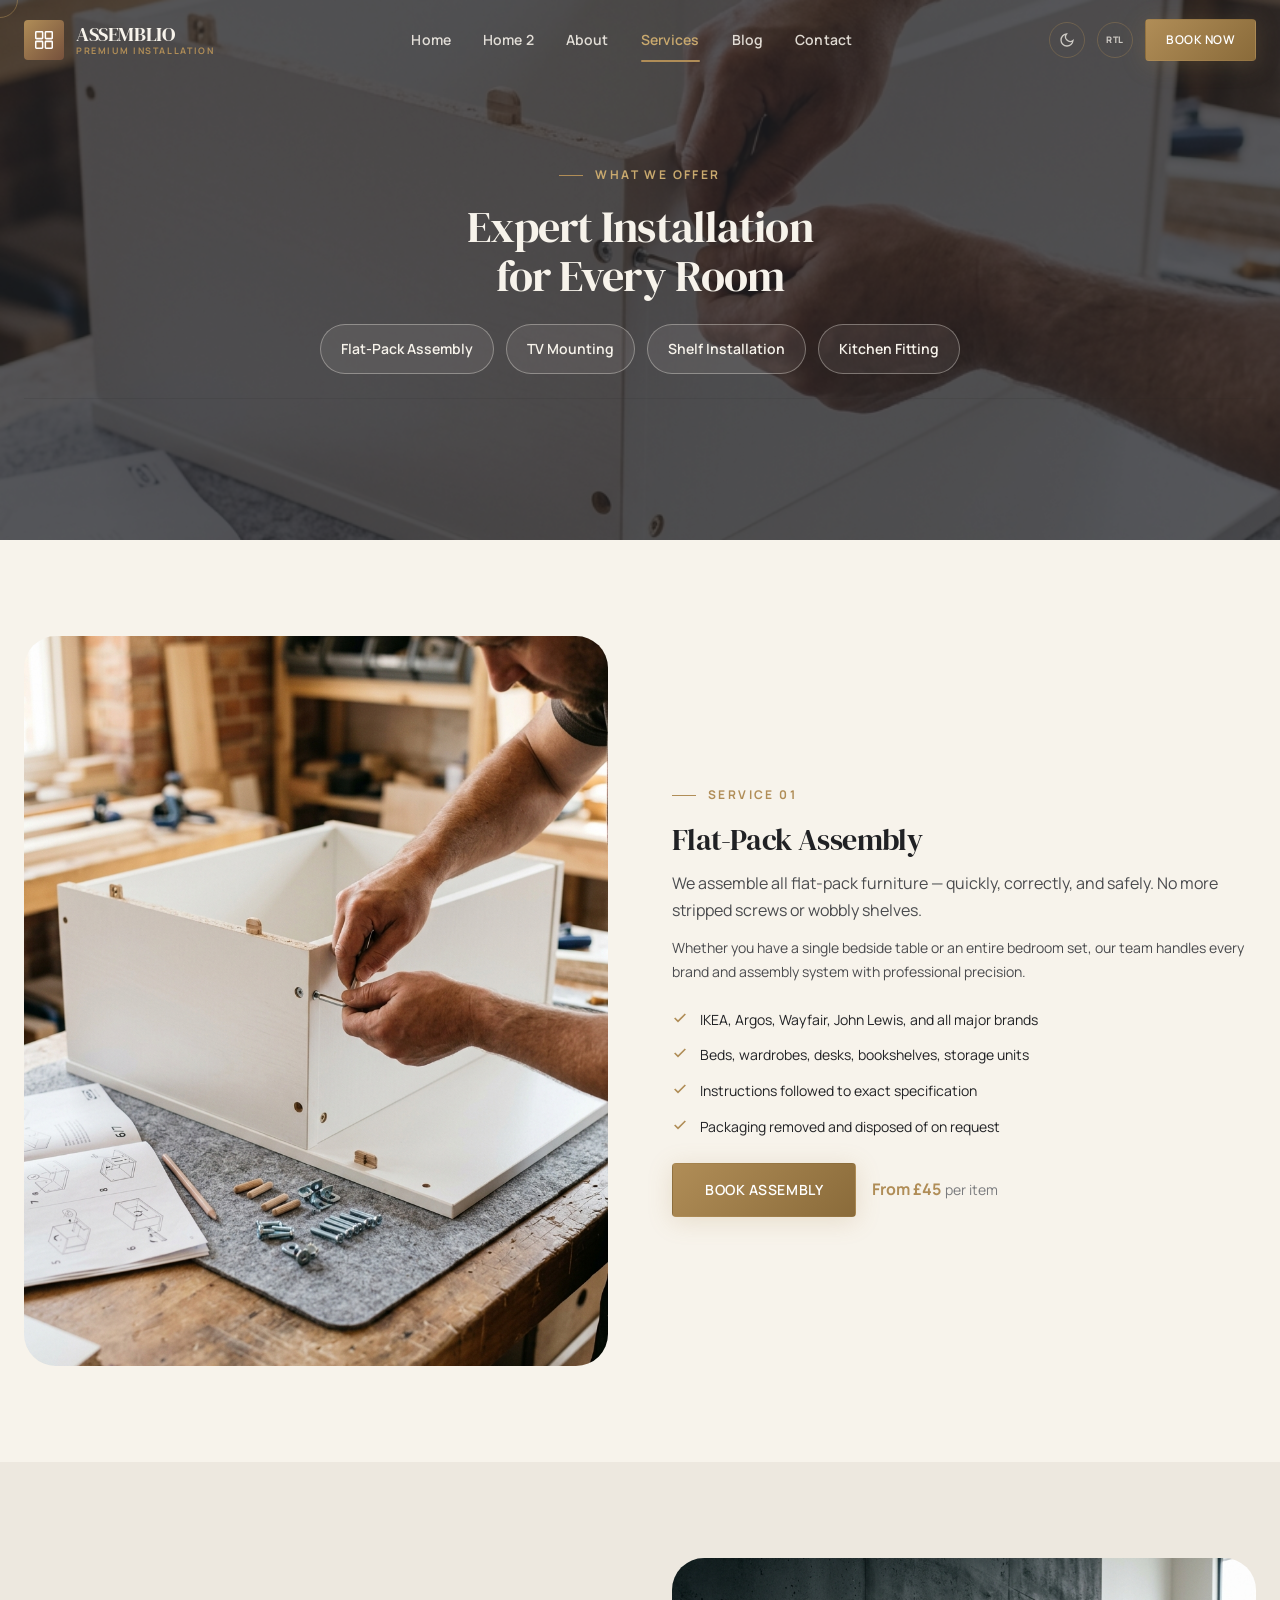
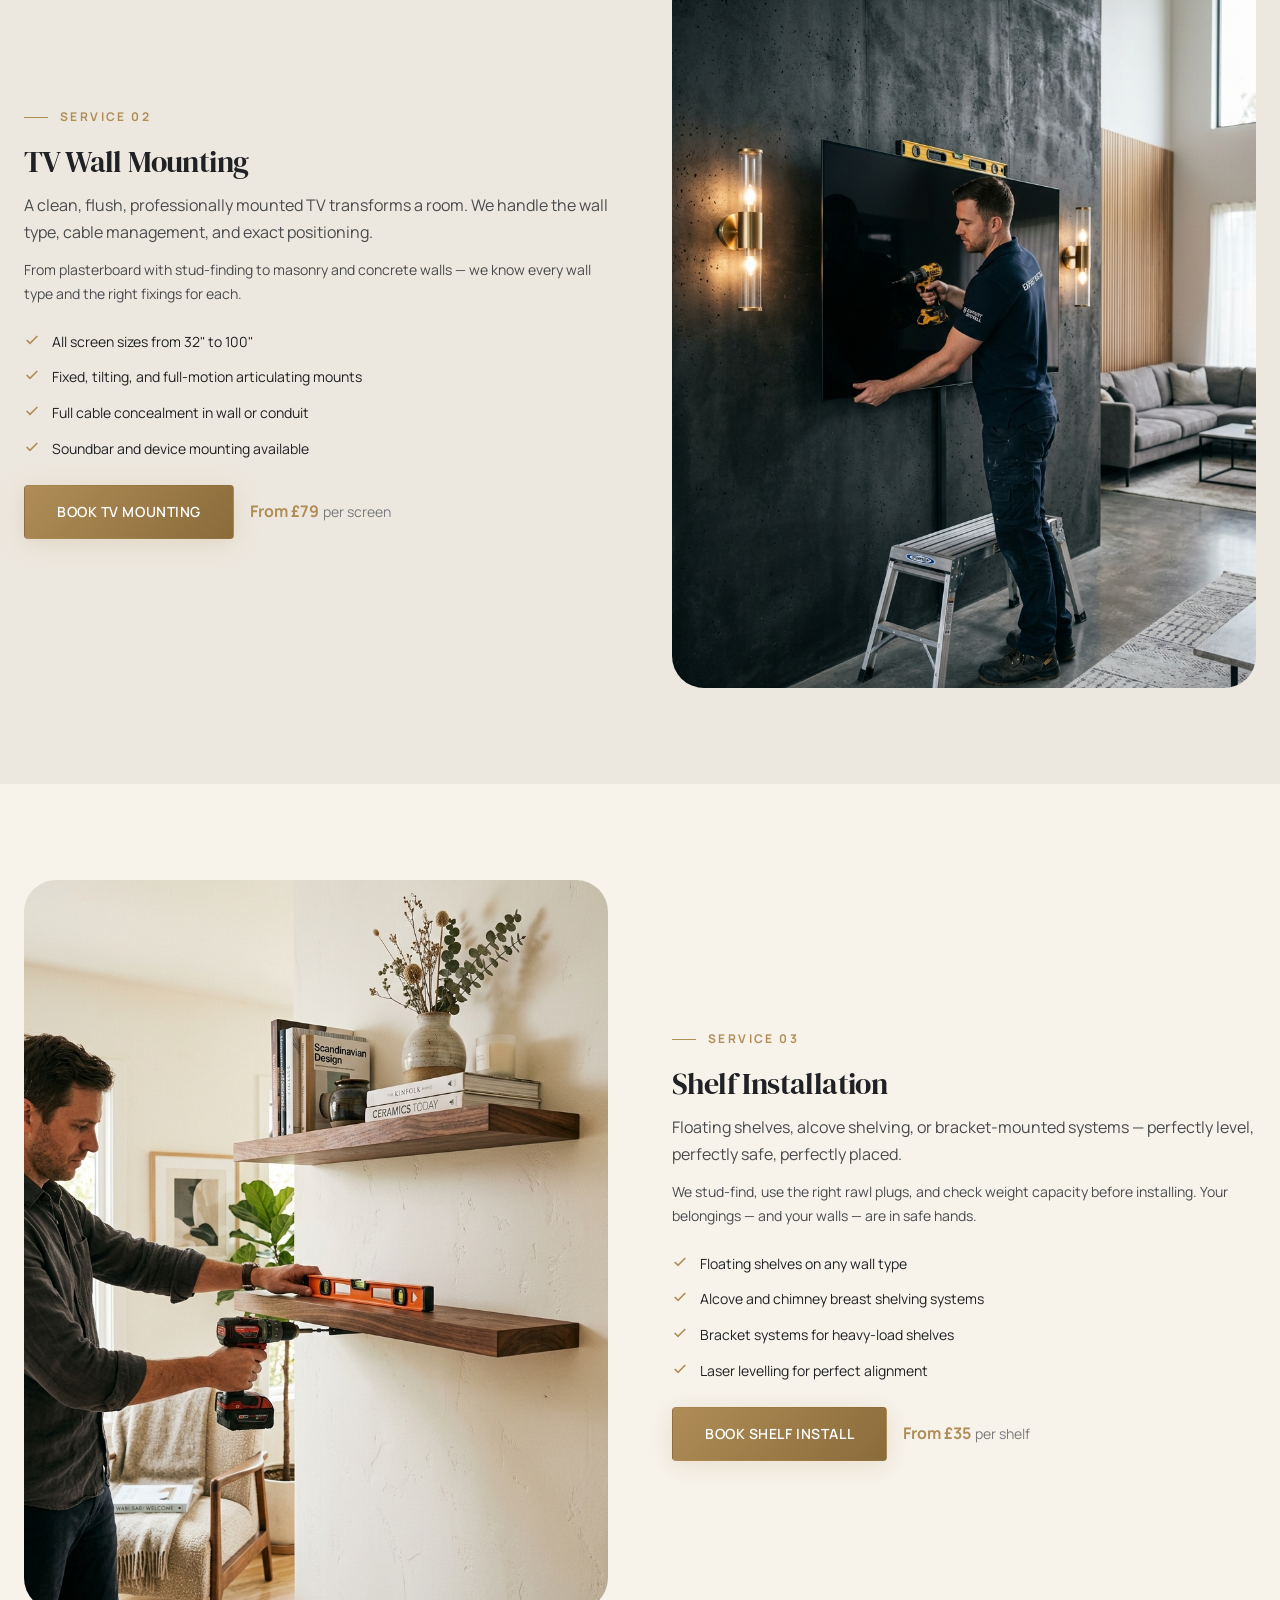
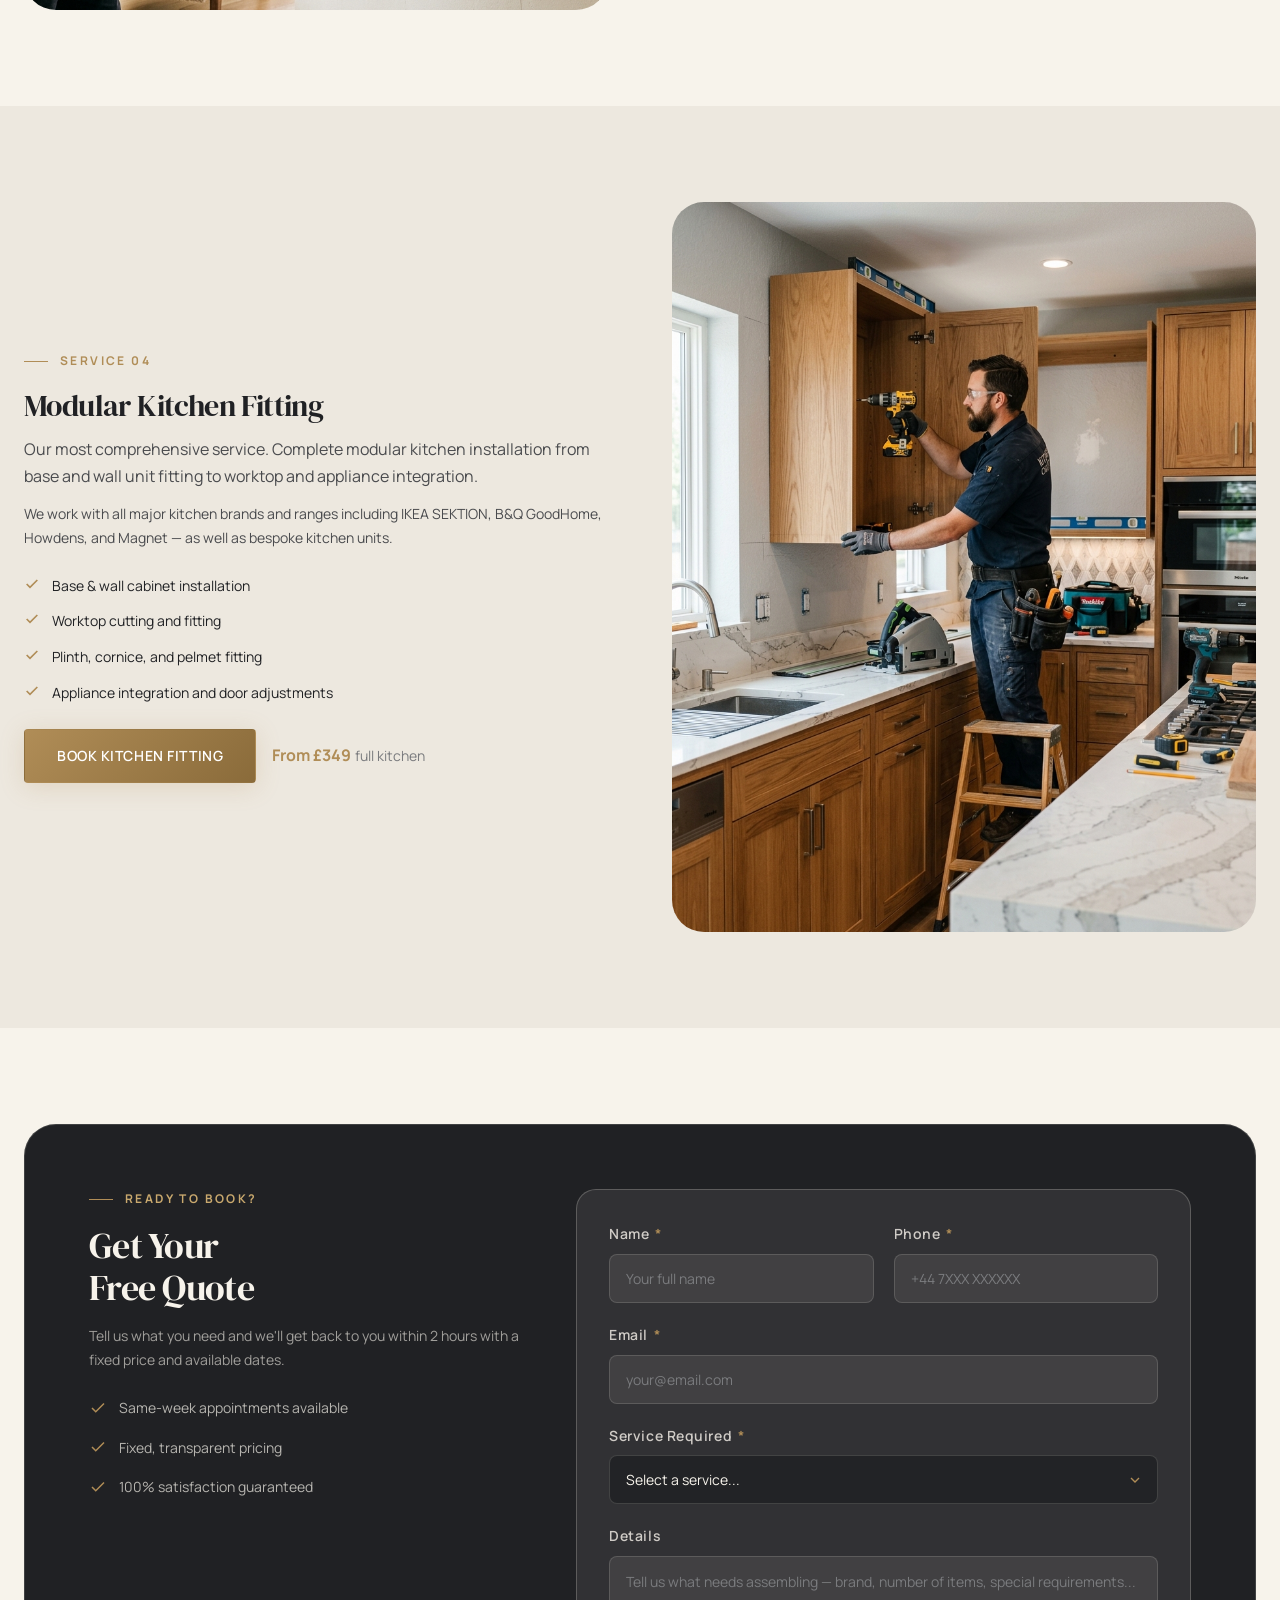
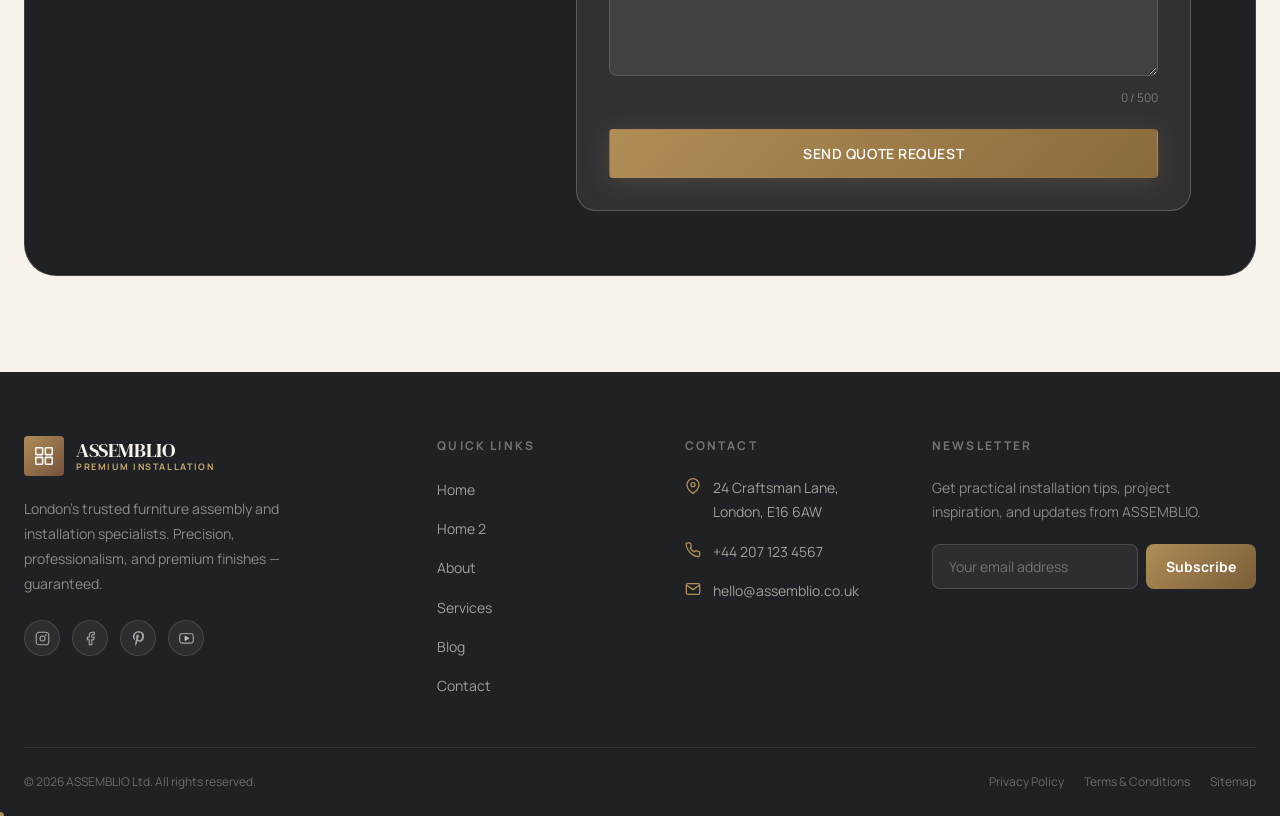
<file: services.html>
<!DOCTYPE html>
<html lang="en" dir="ltr" data-theme="light">
<head>
  <meta charset="UTF-8">
  <meta name="viewport" content="width=device-width, initial-scale=1.0">
  <meta name="description" content="ASSEMBLIO Services — Flat-pack assembly, TV wall mounting, shelf installation, and modular kitchen fitting. Professional home installation service in London.">
  <title>ASSEMBLIO Services — Assembly, Mounting & Installation</title>
  <link rel="icon" type="image/svg+xml" href="images/favicon.svg">
  <link rel="alternate icon" type="image/svg+xml" href="favicon.svg">
  <link rel="stylesheet" href="css/style.css">
  <link rel="stylesheet" href="css/components.css">
  <link rel="stylesheet" href="css/animations.css">
  <style>
    .services-hero { min-height:60vh; background:var(--graphite); display:flex; align-items:center; position:relative; overflow:hidden; }
    .services-hero-bg { position:absolute; inset:0; background-image:url('images/service-flatpack.jpg'); background-size:cover; background-position:center; opacity:0.25; }
    .service-section { display:grid; grid-template-columns:1fr 1fr; gap:var(--space-16); align-items:center; margin-bottom:var(--space-20); }
    .service-section:last-child { margin-bottom:0; }
    .service-section.reverse .service-img { order:2; }
    .service-section.reverse .service-content { order:1; }
    .service-img { border-radius:var(--radius-2xl); overflow:hidden; }
    .service-img img { width:100%; aspect-ratio:4/5; object-fit:cover; transition:transform 0.7s var(--ease-smooth); }
    .service-img:hover img { transform:scale(1.04); }
    .service-feature-list { display:flex; flex-direction:column; gap:var(--space-3); margin:var(--space-6) 0; }
    .service-feature { display:flex; align-items:flex-start; gap:var(--space-3); font-size:var(--text-sm); }
    .service-feature svg { color:var(--brass); flex-shrink:0; margin-top:2px; }
    .booking-form-section { background:var(--graphite); border:1px solid rgba(247,243,235,0.15); border-radius:var(--radius-2xl); padding:var(--space-16); }
    .booking-form-grid { display:grid; grid-template-columns:1fr 1.4fr; gap:var(--space-12); align-items:start; }
    .services-tabs-bar { display:flex; gap:var(--space-3); flex-wrap:wrap; padding-bottom:var(--space-6); margin-bottom:var(--space-10); border-bottom:1px solid var(--border); }
    .serv-tab { padding:var(--space-3) var(--space-5); border-radius:var(--radius-full); font-size:var(--text-sm); font-weight:600; border:1.5px solid rgba(247,243,235,0.35); cursor:pointer; transition:all 0.25s; background:rgba(247,243,235,0.08); color:var(--ivory); }
    .serv-tab:hover { background:rgba(176,141,87,0.2); border-color:var(--brass-light); color:var(--ivory); }
    .services-hero > div { text-align:center; }
    .services-hero .section-label { justify-content:center; }
    .services-hero h1 { margin-left:auto; margin-right:auto; }
    .services-tabs-bar { justify-content:center; }
    html { scroll-padding-top: calc(var(--navbar-h-scroll) + 24px); }
    @media(max-width:1024px){
      .service-section { grid-template-columns:1fr 1fr; gap:var(--space-8); margin-bottom:var(--space-12); }
      .service-content h2 { font-size:clamp(1.4rem, 2.5vw, 1.85rem) !important; margin-bottom:var(--space-2) !important; }
      .service-content p { font-size:var(--text-sm) !important; margin-bottom:var(--space-2) !important; line-height:1.6 !important; }
      .service-feature-list { gap:var(--space-2); margin:var(--space-3) 0; }
      .service-feature { font-size:13px; }
      .booking-form-grid { grid-template-columns:minmax(0,1fr); }
    }
    @media(max-width:640px){
      .service-section { grid-template-columns:1fr; }
      .service-section.reverse .service-img,.service-section.reverse .service-content { order:unset; }
    }
    @media(max-width:768px){ .booking-form-section { padding:var(--space-8); } }
    @media(max-width:480px){ .booking-form-section .btn { white-space:normal; font-size:var(--text-sm); } }
  </style>
</head>
<body>
  <div id="page-loader" class="page-loader" aria-hidden="true"><div class="loader-logo"><svg viewBox="0 0 32 32" fill="none" stroke="currentColor" stroke-width="2.2"><rect x="4" y="4" width="10" height="10" rx="1"/><rect x="18" y="4" width="10" height="10" rx="1"/><rect x="4" y="18" width="10" height="10" rx="1"/><rect x="18" y="18" width="10" height="10" rx="1"/></svg></div><div class="loader-bar"><div class="loader-bar-fill"></div></div></div>

  <nav id="navbar" class="navbar navbar-dark" data-transparent="true" role="navigation" aria-label="Main navigation">
    <div class="navbar-inner"><a href="index.html" class="navbar-logo" aria-label="ASSEMBLIO Home"><div class="logo-mark"><svg viewBox="0 0 32 32" fill="none" stroke="currentColor" stroke-width="2.2"><rect x="4" y="4" width="10" height="10" rx="1"/><rect x="18" y="4" width="10" height="10" rx="1"/><rect x="4" y="18" width="10" height="10" rx="1"/><rect x="18" y="18" width="10" height="10" rx="1"/></svg></div><div class="logo-text"><span class="logo-name">ASSEMBLIO</span><span class="logo-tagline">Premium Installation</span></div></a>
      <ul class="nav-links" role="list"><li class="nav-item"><a href="index.html" class="nav-link">Home</a></li><li class="nav-item"><a href="home2.html" class="nav-link">Home 2</a></li><li class="nav-item"><a href="about.html" class="nav-link">About</a></li><li class="nav-item"><a href="services.html" class="nav-link active">Services</a></li><li class="nav-item"><a href="blog.html" class="nav-link">Blog</a></li><li class="nav-item"><a href="contact.html" class="nav-link">Contact</a></li></ul>
      <div class="nav-actions"><button class="nav-icon-btn" data-theme-toggle aria-label="Toggle dark mode" title="Toggle dark mode"><svg class="icon-moon" xmlns="http://www.w3.org/2000/svg" viewBox="0 0 24 24" fill="none" stroke="currentColor" stroke-width="2"><path d="M21 12.79A9 9 0 1 1 11.21 3 7 7 0 0 0 21 12.79z"/></svg><svg class="icon-sun" xmlns="http://www.w3.org/2000/svg" viewBox="0 0 24 24" fill="none" stroke="currentColor" stroke-width="2" style="display:none"><circle cx="12" cy="12" r="5"/><line x1="12" y1="1" x2="12" y2="3"/><line x1="12" y1="21" x2="12" y2="23"/><line x1="4.22" y1="4.22" x2="5.64" y2="5.64"/><line x1="18.36" y1="18.36" x2="19.78" y2="19.78"/><line x1="1" y1="12" x2="3" y2="12"/><line x1="21" y1="12" x2="23" y2="12"/><line x1="4.22" y1="19.78" x2="5.64" y2="18.36"/><line x1="18.36" y1="5.64" x2="19.78" y2="4.22"/></svg></button><button class="nav-icon-btn" data-dir-toggle aria-label="Toggle text direction" title="Switch to RTL"><span class="dir-label" style="font-size:9px;font-weight:800;letter-spacing:0.05em;">RTL</span></button><a href="contact.html" class="btn btn-primary btn-sm">Book Now</a></div>
      <button id="hamburger" class="hamburger" aria-label="Open menu" aria-expanded="false" aria-controls="mobile-menu"><span></span><span></span><span></span></button>
    </div>
  </nav>

  <div id="mobile-menu" class="mobile-menu" role="dialog" aria-label="Mobile navigation" aria-modal="true">
    <div class="mobile-menu-header"><a href="index.html" class="navbar-logo"><div class="logo-mark"><svg viewBox="0 0 32 32" fill="none" stroke="currentColor" stroke-width="2.2"><rect x="4" y="4" width="10" height="10" rx="1"/><rect x="18" y="4" width="10" height="10" rx="1"/><rect x="4" y="18" width="10" height="10" rx="1"/><rect x="18" y="18" width="10" height="10" rx="1"/></svg></div><div class="logo-text"><span class="logo-name">ASSEMBLIO</span><span class="logo-tagline">Premium Installation</span></div></a><button id="mobile-menu-close" class="nav-icon-btn" aria-label="Close menu"><svg viewBox="0 0 24 24" fill="none" stroke="currentColor" stroke-width="2"><line x1="18" y1="6" x2="6" y2="18"/><line x1="6" y1="6" x2="18" y2="18"/></svg></button></div>
    <nav class="mobile-nav-links" role="list"><a href="index.html" class="mobile-nav-link">Home <svg width="16" height="16" viewBox="0 0 24 24" fill="none" stroke="currentColor" stroke-width="2"><polyline points="9 18 15 12 9 6"/></svg></a><a href="home2.html" class="mobile-nav-link">Home 2 <svg width="16" height="16" viewBox="0 0 24 24" fill="none" stroke="currentColor" stroke-width="2"><polyline points="9 18 15 12 9 6"/></svg></a><a href="about.html" class="mobile-nav-link">About <svg width="16" height="16" viewBox="0 0 24 24" fill="none" stroke="currentColor" stroke-width="2"><polyline points="9 18 15 12 9 6"/></svg></a><a href="services.html" class="mobile-nav-link">Services <svg width="16" height="16" viewBox="0 0 24 24" fill="none" stroke="currentColor" stroke-width="2"><polyline points="9 18 15 12 9 6"/></svg></a><a href="blog.html" class="mobile-nav-link">Blog <svg width="16" height="16" viewBox="0 0 24 24" fill="none" stroke="currentColor" stroke-width="2"><polyline points="9 18 15 12 9 6"/></svg></a><a href="contact.html" class="mobile-nav-link">Contact <svg width="16" height="16" viewBox="0 0 24 24" fill="none" stroke="currentColor" stroke-width="2"><polyline points="9 18 15 12 9 6"/></svg></a></nav>
    <div class="mobile-menu-footer"><a href="contact.html" class="btn btn-primary" style="width:100%;justify-content:center;">Book an Appointment</a></div>
  </div>

  <main>
    <!-- SECTION 1: HERO WITH CATEGORY TABS -->
    <section class="services-hero" aria-labelledby="services-page-heading">
      <div class="services-hero-bg"></div>
      <div style="position:relative;z-index:2;width:100%;max-width:var(--container-max);margin:0 auto;padding:var(--space-32) var(--space-6) var(--space-16);">
        <div class="section-label" style="color:var(--brass-light);" data-reveal="left">What We Offer</div>
        <h1 id="services-page-heading" class="text-5xl text-inverse tracking-tight" style="max-width:640px;margin-bottom:var(--space-6);" data-reveal="up">Expert Installation<br>for Every Room</h1>
        <div class="services-tabs-bar" data-reveal="up" data-delay="200">
          <a href="#flatpack" class="serv-tab">Flat-Pack Assembly</a>
          <a href="#tv" class="serv-tab">TV Mounting</a>
          <a href="#shelves" class="serv-tab">Shelf Installation</a>
          <a href="#kitchen" class="serv-tab">Kitchen Fitting</a>
        </div>
      </div>
    </section>

    <!-- SECTION 2: FLAT-PACK ASSEMBLY -->
    <section id="flatpack" class="section bg-primary" aria-labelledby="flatpack-heading">
      <div class="container">
        <div class="service-section">
          <div class="service-img">
            <img src="images/service-flatpack.jpg" alt="Professional flat-pack furniture assembly" loading="lazy">
          </div>
          <div class="service-content" data-reveal="right">
            <div class="section-label">Service 01</div>
            <h2 id="flatpack-heading" class="text-3xl" style="margin-bottom:var(--space-3);">Flat-Pack Assembly</h2>
            <p class="text-secondary" style="font-size:var(--text-base);line-height:1.7;margin-bottom:var(--space-3);">We assemble all flat-pack furniture — quickly, correctly, and safely. No more stripped screws or wobbly shelves.</p>
            <p class="text-secondary text-sm" style="line-height:1.7;">Whether you have a single bedside table or an entire bedroom set, our team handles every brand and assembly system with professional precision.</p>
            <div class="service-feature-list">
              <div class="service-feature"><svg width="16" height="16" viewBox="0 0 24 24" fill="none" stroke="currentColor" stroke-width="2.5"><polyline points="20 6 9 17 4 12"/></svg><span>IKEA, Argos, Wayfair, John Lewis, and all major brands</span></div>
              <div class="service-feature"><svg width="16" height="16" viewBox="0 0 24 24" fill="none" stroke="currentColor" stroke-width="2.5"><polyline points="20 6 9 17 4 12"/></svg><span>Beds, wardrobes, desks, bookshelves, storage units</span></div>
              <div class="service-feature"><svg width="16" height="16" viewBox="0 0 24 24" fill="none" stroke="currentColor" stroke-width="2.5"><polyline points="20 6 9 17 4 12"/></svg><span>Instructions followed to exact specification</span></div>
              <div class="service-feature"><svg width="16" height="16" viewBox="0 0 24 24" fill="none" stroke="currentColor" stroke-width="2.5"><polyline points="20 6 9 17 4 12"/></svg><span>Packaging removed and disposed of on request</span></div>
            </div>
            <div class="flex gap-4" style="flex-wrap:wrap;margin-top:var(--space-6);">
              <a href="#booking" class="btn btn-primary">Book Assembly</a>
              <span style="font-size:var(--text-sm);color:var(--text-muted);display:flex;align-items:center;"><strong style="color:var(--brass);font-size:var(--text-base);margin-right:4px;">From £45</strong> per item</span>
            </div>
          </div>
        </div>
      </div>
    </section>

    <!-- SECTION 3: TV WALL MOUNTING -->
    <section id="tv" class="section bg-secondary" aria-labelledby="tv-heading">
      <div class="container">
        <div class="service-section reverse">
          <div class="service-img" data-reveal="left">
            <img src="images/service-tv.jpg" alt="TV wall mounting service" loading="lazy">
          </div>
          <div class="service-content" data-reveal="right">
            <div class="section-label">Service 02</div>
            <h2 id="tv-heading" class="text-3xl" style="margin-bottom:var(--space-3);">TV Wall Mounting</h2>
            <p class="text-secondary" style="font-size:var(--text-base);line-height:1.7;margin-bottom:var(--space-3);">A clean, flush, professionally mounted TV transforms a room. We handle the wall type, cable management, and exact positioning.</p>
            <p class="text-secondary text-sm" style="line-height:1.7;">From plasterboard with stud-finding to masonry and concrete walls — we know every wall type and the right fixings for each.</p>
            <div class="service-feature-list">
              <div class="service-feature"><svg width="16" height="16" viewBox="0 0 24 24" fill="none" stroke="currentColor" stroke-width="2.5"><polyline points="20 6 9 17 4 12"/></svg><span>All screen sizes from 32" to 100"</span></div>
              <div class="service-feature"><svg width="16" height="16" viewBox="0 0 24 24" fill="none" stroke="currentColor" stroke-width="2.5"><polyline points="20 6 9 17 4 12"/></svg><span>Fixed, tilting, and full-motion articulating mounts</span></div>
              <div class="service-feature"><svg width="16" height="16" viewBox="0 0 24 24" fill="none" stroke="currentColor" stroke-width="2.5"><polyline points="20 6 9 17 4 12"/></svg><span>Full cable concealment in wall or conduit</span></div>
              <div class="service-feature"><svg width="16" height="16" viewBox="0 0 24 24" fill="none" stroke="currentColor" stroke-width="2.5"><polyline points="20 6 9 17 4 12"/></svg><span>Soundbar and device mounting available</span></div>
            </div>
            <div class="flex gap-4" style="flex-wrap:wrap;margin-top:var(--space-6);">
              <a href="#booking" class="btn btn-primary">Book TV Mounting</a>
              <span style="font-size:var(--text-sm);color:var(--text-muted);display:flex;align-items:center;"><strong style="color:var(--brass);font-size:var(--text-base);margin-right:4px;">From £79</strong> per screen</span>
            </div>
          </div>
        </div>
      </div>
    </section>

    <!-- SECTION 4: SHELF INSTALLATION -->
    <section id="shelves" class="section bg-primary" aria-labelledby="shelves-heading">
      <div class="container">
        <div class="service-section">
          <div class="service-img">
            <img src="images/service-shelf.jpg" alt="Floating shelf installation" loading="lazy">
          </div>
          <div class="service-content" data-reveal="right">
            <div class="section-label">Service 03</div>
            <h2 id="shelves-heading" class="text-3xl" style="margin-bottom:var(--space-3);">Shelf Installation</h2>
            <p class="text-secondary" style="font-size:var(--text-base);line-height:1.7;margin-bottom:var(--space-3);">Floating shelves, alcove shelving, or bracket-mounted systems — perfectly level, perfectly safe, perfectly placed.</p>
            <p class="text-secondary text-sm" style="line-height:1.7;">We stud-find, use the right rawl plugs, and check weight capacity before installing. Your belongings — and your walls — are in safe hands.</p>
            <div class="service-feature-list">
              <div class="service-feature"><svg width="16" height="16" viewBox="0 0 24 24" fill="none" stroke="currentColor" stroke-width="2.5"><polyline points="20 6 9 17 4 12"/></svg><span>Floating shelves on any wall type</span></div>
              <div class="service-feature"><svg width="16" height="16" viewBox="0 0 24 24" fill="none" stroke="currentColor" stroke-width="2.5"><polyline points="20 6 9 17 4 12"/></svg><span>Alcove and chimney breast shelving systems</span></div>
              <div class="service-feature"><svg width="16" height="16" viewBox="0 0 24 24" fill="none" stroke="currentColor" stroke-width="2.5"><polyline points="20 6 9 17 4 12"/></svg><span>Bracket systems for heavy-load shelves</span></div>
              <div class="service-feature"><svg width="16" height="16" viewBox="0 0 24 24" fill="none" stroke="currentColor" stroke-width="2.5"><polyline points="20 6 9 17 4 12"/></svg><span>Laser levelling for perfect alignment</span></div>
            </div>
            <div class="flex gap-4" style="flex-wrap:wrap;margin-top:var(--space-6);">
              <a href="#booking" class="btn btn-primary">Book Shelf Install</a>
              <span style="font-size:var(--text-sm);color:var(--text-muted);display:flex;align-items:center;"><strong style="color:var(--brass);font-size:var(--text-base);margin-right:4px;">From £35</strong> per shelf</span>
            </div>
          </div>
        </div>
      </div>
    </section>

    <!-- SECTION 5: KITCHEN FITTING -->
    <section id="kitchen" class="section bg-secondary" aria-labelledby="kitchen-heading">
      <div class="container">
        <div class="service-section reverse">
          <div class="service-img" data-reveal="left">
            <img src="images/service-kitchen.jpg" alt="Modular kitchen cabinet installation" loading="lazy">
          </div>
          <div class="service-content" data-reveal="right">
            <div class="section-label">Service 04</div>
            <h2 id="kitchen-heading" class="text-3xl" style="margin-bottom:var(--space-3);">Modular Kitchen Fitting</h2>
            <p class="text-secondary" style="font-size:var(--text-base);line-height:1.7;margin-bottom:var(--space-3);">Our most comprehensive service. Complete modular kitchen installation from base and wall unit fitting to worktop and appliance integration.</p>
            <p class="text-secondary text-sm" style="line-height:1.7;">We work with all major kitchen brands and ranges including IKEA SEKTION, B&Q GoodHome, Howdens, and Magnet — as well as bespoke kitchen units.</p>
            <div class="service-feature-list">
              <div class="service-feature"><svg width="16" height="16" viewBox="0 0 24 24" fill="none" stroke="currentColor" stroke-width="2.5"><polyline points="20 6 9 17 4 12"/></svg><span>Base & wall cabinet installation</span></div>
              <div class="service-feature"><svg width="16" height="16" viewBox="0 0 24 24" fill="none" stroke="currentColor" stroke-width="2.5"><polyline points="20 6 9 17 4 12"/></svg><span>Worktop cutting and fitting</span></div>
              <div class="service-feature"><svg width="16" height="16" viewBox="0 0 24 24" fill="none" stroke="currentColor" stroke-width="2.5"><polyline points="20 6 9 17 4 12"/></svg><span>Plinth, cornice, and pelmet fitting</span></div>
              <div class="service-feature"><svg width="16" height="16" viewBox="0 0 24 24" fill="none" stroke="currentColor" stroke-width="2.5"><polyline points="20 6 9 17 4 12"/></svg><span>Appliance integration and door adjustments</span></div>
            </div>
            <div class="flex gap-4" style="flex-wrap:wrap;margin-top:var(--space-6);">
              <a href="#booking" class="btn btn-primary">Book Kitchen Fitting</a>
              <span style="font-size:var(--text-sm);color:var(--text-muted);display:flex;align-items:center;"><strong style="color:var(--brass);font-size:var(--text-base);margin-right:4px;">From £349</strong> full kitchen</span>
            </div>
          </div>
        </div>
      </div>
    </section>

    <!-- SECTION 6: BOOKING CTA FORM -->
    <section id="booking" class="section bg-primary" aria-labelledby="booking-heading">
      <div class="container">
        <div class="booking-form-section" data-reveal="up">
          <div class="booking-form-grid">
            <div>
              <div class="section-label" style="color:var(--brass-light);">Ready to Book?</div>
              <h2 id="booking-heading" class="text-4xl text-inverse" style="margin-bottom:var(--space-4);">Get Your<br>Free Quote</h2>
              <p style="color:rgba(247,243,235,0.6);font-size:var(--text-sm);line-height:1.7;margin-bottom:var(--space-6);">Tell us what you need and we'll get back to you within 2 hours with a fixed price and available dates.</p>
              <div style="display:flex;flex-direction:column;gap:var(--space-4);">
                <div style="display:flex;align-items:center;gap:var(--space-3);color:rgba(247,243,235,0.7);font-size:var(--text-sm);"><svg width="18" height="18" viewBox="0 0 24 24" fill="none" stroke="var(--brass)" stroke-width="2"><polyline points="20 6 9 17 4 12"/></svg>Same-week appointments available</div>
                <div style="display:flex;align-items:center;gap:var(--space-3);color:rgba(247,243,235,0.7);font-size:var(--text-sm);"><svg width="18" height="18" viewBox="0 0 24 24" fill="none" stroke="var(--brass)" stroke-width="2"><polyline points="20 6 9 17 4 12"/></svg>Fixed, transparent pricing</div>
                <div style="display:flex;align-items:center;gap:var(--space-3);color:rgba(247,243,235,0.7);font-size:var(--text-sm);"><svg width="18" height="18" viewBox="0 0 24 24" fill="none" stroke="var(--brass)" stroke-width="2"><polyline points="20 6 9 17 4 12"/></svg>100% satisfaction guaranteed</div>
              </div>
            </div>
            <form data-booking-form style="background:rgba(247,243,235,0.08);border:1px solid rgba(247,243,235,0.22);border-radius:var(--radius-xl);padding:var(--space-8);" novalidate>
              <div class="form-row">
                <div class="form-group">
                  <label class="form-label" style="color:rgba(247,243,235,0.8);" for="b-name">Name <span>*</span></label>
                  <input id="b-name" name="name" class="form-input" placeholder="Your full name" data-validate="required,name" style="background:rgba(247,243,235,0.08);border-color:rgba(247,243,235,0.15);color:var(--ivory);">
                  <div class="form-error" style="color:#FC8181;"></div>
                </div>
                <div class="form-group">
                  <label class="form-label" style="color:rgba(247,243,235,0.8);" for="b-phone">Phone <span>*</span></label>
                  <input id="b-phone" name="phone" type="tel" class="form-input" placeholder="+44 7XXX XXXXXX" data-validate="required,phone" style="background:rgba(247,243,235,0.08);border-color:rgba(247,243,235,0.15);color:var(--ivory);">
                  <div class="form-error" style="color:#FC8181;"></div>
                </div>
              </div>
              <div class="form-group">
                <label class="form-label" style="color:rgba(247,243,235,0.8);" for="b-email">Email <span>*</span></label>
                <input id="b-email" name="email" type="email" class="form-input" placeholder="your@email.com" data-validate="required,email" style="background:rgba(247,243,235,0.08);border-color:rgba(247,243,235,0.15);color:var(--ivory);">
                <div class="form-error" style="color:#FC8181;"></div>
              </div>
              <div class="form-group">
                <label class="form-label" style="color:rgba(247,243,235,0.8);" for="b-service">Service Required <span>*</span></label>
                <select id="b-service" name="service" class="form-select" data-validate="required" style="background-color:rgba(32,33,36,0.8);border-color:rgba(247,243,235,0.15);color:var(--ivory);">
                  <option value="">Select a service...</option>
                  <option>Flat-Pack Assembly</option>
                  <option>TV Wall Mounting</option>
                  <option>Shelf Installation</option>
                  <option>Modular Kitchen Fitting</option>
                  <option>Multiple Services</option>
                </select>
                <div class="form-error" style="color:#FC8181;"></div>
              </div>
              <div class="form-group">
                <label class="form-label" style="color:rgba(247,243,235,0.8);" for="b-details">Details</label>
                <textarea id="b-details" name="details" class="form-textarea" placeholder="Tell us what needs assembling — brand, number of items, special requirements..." data-char-limit="500" style="background:rgba(247,243,235,0.08);border-color:rgba(247,243,235,0.15);color:var(--ivory);min-height:120px;"></textarea>
              </div>
              <button type="submit" class="btn btn-primary" style="width:100%;justify-content:center;">
                <span class="btn-text">Send Quote Request</span>
                <div class="spinner" style="display:none;width:18px;height:18px;border-width:2px;"></div>
              </button>
            </form>
            <div data-form-success style="display:none;flex-direction:column;align-items:center;justify-content:center;text-align:center;padding:var(--space-10);">
              <div style="width:64px;height:64px;background:linear-gradient(135deg,var(--brass),var(--brass-dark));border-radius:50%;display:flex;align-items:center;justify-content:center;margin:0 auto var(--space-6);"><svg width="28" height="28" viewBox="0 0 24 24" fill="none" stroke="white" stroke-width="2.5"><polyline points="20 6 9 17 4 12"/></svg></div>
              <h3 class="text-3xl text-inverse" style="font-family:var(--font-serif);margin-bottom:var(--space-3);">Quote Sent!</h3>
              <p style="color:rgba(247,243,235,0.6);">We'll be in touch within 2 hours with your personalised quote and available dates.</p>
            </div>
          </div>
        </div>
      </div>
    </section>
  </main>

  <footer class="footer" role="contentinfo">
    <div class="container">
      <div class="footer-grid">
        <div class="footer-brand">
          <a href="index.html" class="navbar-logo" aria-label="ASSEMBLIO Home" style="margin-bottom:var(--space-5);display:inline-flex;">
            <div class="logo-mark"><svg viewBox="0 0 32 32" fill="none" stroke="currentColor" stroke-width="2.2"><rect x="4" y="4" width="10" height="10" rx="1"/><rect x="18" y="4" width="10" height="10" rx="1"/><rect x="4" y="18" width="10" height="10" rx="1"/><rect x="18" y="18" width="10" height="10" rx="1"/></svg></div>
            <div class="logo-text"><span class="logo-name">ASSEMBLIO</span><span class="logo-tagline">Premium Installation</span></div>
          </a>
          <p class="footer-desc">London's trusted furniture assembly and installation specialists. Precision, professionalism, and premium finishes — guaranteed.</p>
          <div class="footer-social">
            <a href="https://www.instagram.com/" class="social-btn" target="_blank" rel="noopener noreferrer" aria-label="Instagram"><svg viewBox="0 0 24 24" fill="none" stroke="currentColor" stroke-width="1.8"><rect x="2" y="2" width="20" height="20" rx="5"/><circle cx="12" cy="12" r="4"/><circle cx="17.5" cy="6.5" r="0.5" fill="currentColor"/></svg></a>
            <a href="https://www.facebook.com/" class="social-btn" target="_blank" rel="noopener noreferrer" aria-label="Facebook"><svg viewBox="0 0 24 24" fill="none" stroke="currentColor" stroke-width="1.8"><path d="M18 2h-3a5 5 0 0 0-5 5v3H7v4h3v8h4v-8h3l1-4h-4V7a1 1 0 0 1 1-1h3z"/></svg></a>
            <a href="https://www.pinterest.com/" class="social-btn" target="_blank" rel="noopener noreferrer" aria-label="Pinterest"><svg viewBox="0 0 384 512" fill="currentColor"><path d="M204 6.5C101.4 6.5 0 74.9 0 185.6 0 256 39.6 296 63.6 296c9.9 0 15.6-27.6 15.6-35.4 0-9.3-23.7-29.1-23.7-67.8 0-80.4 61.2-137.4 140.4-137.4 68.1 0 118.5 38.7 118.5 109.8 0 53.1-21.3 152.7-90.3 152.7-24.9 0-46.2-18-46.2-43.8 0-37.8 26.4-74.4 26.4-113.4 0-66.2-93.9-54.2-93.9 25.8 0 16.8 2.1 35.4 9.6 50.7-13.8 59.4-42 147.9-42 209.1 0 18.9 2.7 37.5 4.5 56.4 3.4 3.8 1.7 3.4 6.9 1.5 50.4-69 48.6-82.5 71.4-172.8 12.3 23.4 44.1 36 69.3 36 106.2 0 153.9-103.5 153.9-196.8C384 71.3 298.2 6.5 204 6.5z"/></svg></a>
            <a href="https://www.youtube.com/" class="social-btn" target="_blank" rel="noopener noreferrer" aria-label="YouTube"><svg viewBox="0 0 24 24" fill="none" stroke="currentColor" stroke-width="1.8" stroke-linecap="round" stroke-linejoin="round"><path d="M22.54 6.42a2.78 2.78 0 0 0-1.94-2C18.88 4 12 4 12 4s-6.88 0-8.6.46a2.78 2.78 0 0 0-1.94 2A29 29 0 0 0 1 11.75a29 29 0 0 0 .46 5.33A2.78 2.78 0 0 0 3.4 19c1.72.46 8.6.46 8.6.46s6.88 0 8.6-.46a2.78 2.78 0 0 0 1.94-2 29 29 0 0 0 .46-5.25 29 29 0 0 0-.46-5.33z"/><polygon points="9.75 15.02 15.5 11.75 9.75 8.48 9.75 15.02" fill="currentColor"/></svg></a>
          </div>
        </div>

        <div>
          <p class="footer-col-title">Quick Links</p>
          <ul class="footer-links">
            <li><a href="index.html" class="footer-link">Home</a></li>
            <li><a href="home2.html" class="footer-link">Home 2</a></li>
            <li><a href="about.html" class="footer-link">About</a></li>
            <li><a href="services.html" class="footer-link" aria-current="page">Services</a></li>
            <li><a href="blog.html" class="footer-link">Blog</a></li>
            <li><a href="contact.html" class="footer-link">Contact</a></li>
          </ul>
        </div>

        <div>
          <p class="footer-col-title">Contact</p>
          <div class="footer-contact-item">
            <svg viewBox="0 0 24 24" fill="none" stroke="currentColor" stroke-width="2"><path d="M21 10c0 7-9 13-9 13s-9-6-9-13a9 9 0 0 1 18 0z"/><circle cx="12" cy="10" r="3"/></svg>
            <span>24 Craftsman Lane, London, E16 6AW</span>
          </div>
          <div class="footer-contact-item">
            <svg viewBox="0 0 24 24" fill="none" stroke="currentColor" stroke-width="2"><path d="M22 16.92v3a2 2 0 0 1-2.18 2 19.79 19.79 0 0 1-8.63-3.07A19.5 19.5 0 0 1 4.69 12 19.79 19.79 0 0 1 1.61 3.44 2 2 0 0 1 3.58 1.25h3a2 2 0 0 1 2 1.72 12.84 12.84 0 0 0 .7 2.81 2 2 0 0 1-.45 2.11L7.91 8.78a16 16 0 0 0 6 6l1.1-1.1a2 2 0 0 1 2.11-.45 12.84 12.84 0 0 0 2.81.7A2 2 0 0 1 21.72 16c.11 0 .21.01.2.92z"/></svg>
            <a href="tel:+442071234567">+44 207 123 4567</a>
          </div>
          <div class="footer-contact-item">
            <svg viewBox="0 0 24 24" fill="none" stroke="currentColor" stroke-width="2"><path d="M4 4h16c1.1 0 2 .9 2 2v12c0 1.1-.9 2-2 2H4c-1.1 0-2-.9-2-2V6c0-1.1.9-2 2-2z"/><polyline points="22,6 12,13 2,6"/></svg>
            <a href="mailto:hello@assemblio.co.uk">hello@assemblio.co.uk</a>
          </div>
        </div>

        <div>
          <p class="footer-col-title">Newsletter</p>
          <p class="footer-newsletter-text">Get practical installation tips, project inspiration, and updates from ASSEMBLIO.</p>
          <form class="newsletter-form" data-newsletter-form novalidate>
            <label class="sr-only" for="footer-newsletter-email">Email address</label>
            <input type="email" id="footer-newsletter-email" class="newsletter-input" placeholder="Your email address" autocomplete="email">
            <button type="submit" class="newsletter-btn">Subscribe</button>
          </form>
        </div>
      </div>
    </div>

    <div class="footer-bottom">
      <div class="container">
        <p class="footer-copy">&copy; 2026 ASSEMBLIO Ltd. All rights reserved.</p>
        <div class="footer-legal">
          <a href="privacy-policy.html">Privacy Policy</a>
          <a href="terms.html">Terms &amp; Conditions</a>
          <a href="sitemap.html">Sitemap</a>
        </div>
      </div>
    </div>
  </footer>

  <button id="scroll-top" class="scroll-top" aria-label="Scroll to top"><svg viewBox="0 0 24 24" fill="none" stroke="currentColor" stroke-width="2.5"><path d="M12 19V5"/><path d="m5 12 7-7 7 7"/></svg></button>
  <script src="js/main.js"></script><script src="js/animations.js"></script><script src="js/forms.js"></script>
  <script>
    // Smooth scroll for tab anchors
    document.querySelectorAll('.serv-tab').forEach(tab => {
      tab.addEventListener('click', function(e) {
        document.querySelectorAll('.serv-tab').forEach(t => t.classList.remove('active'));
        this.classList.add('active');
      });
    });
  </script>
</body>
</html>
</file>
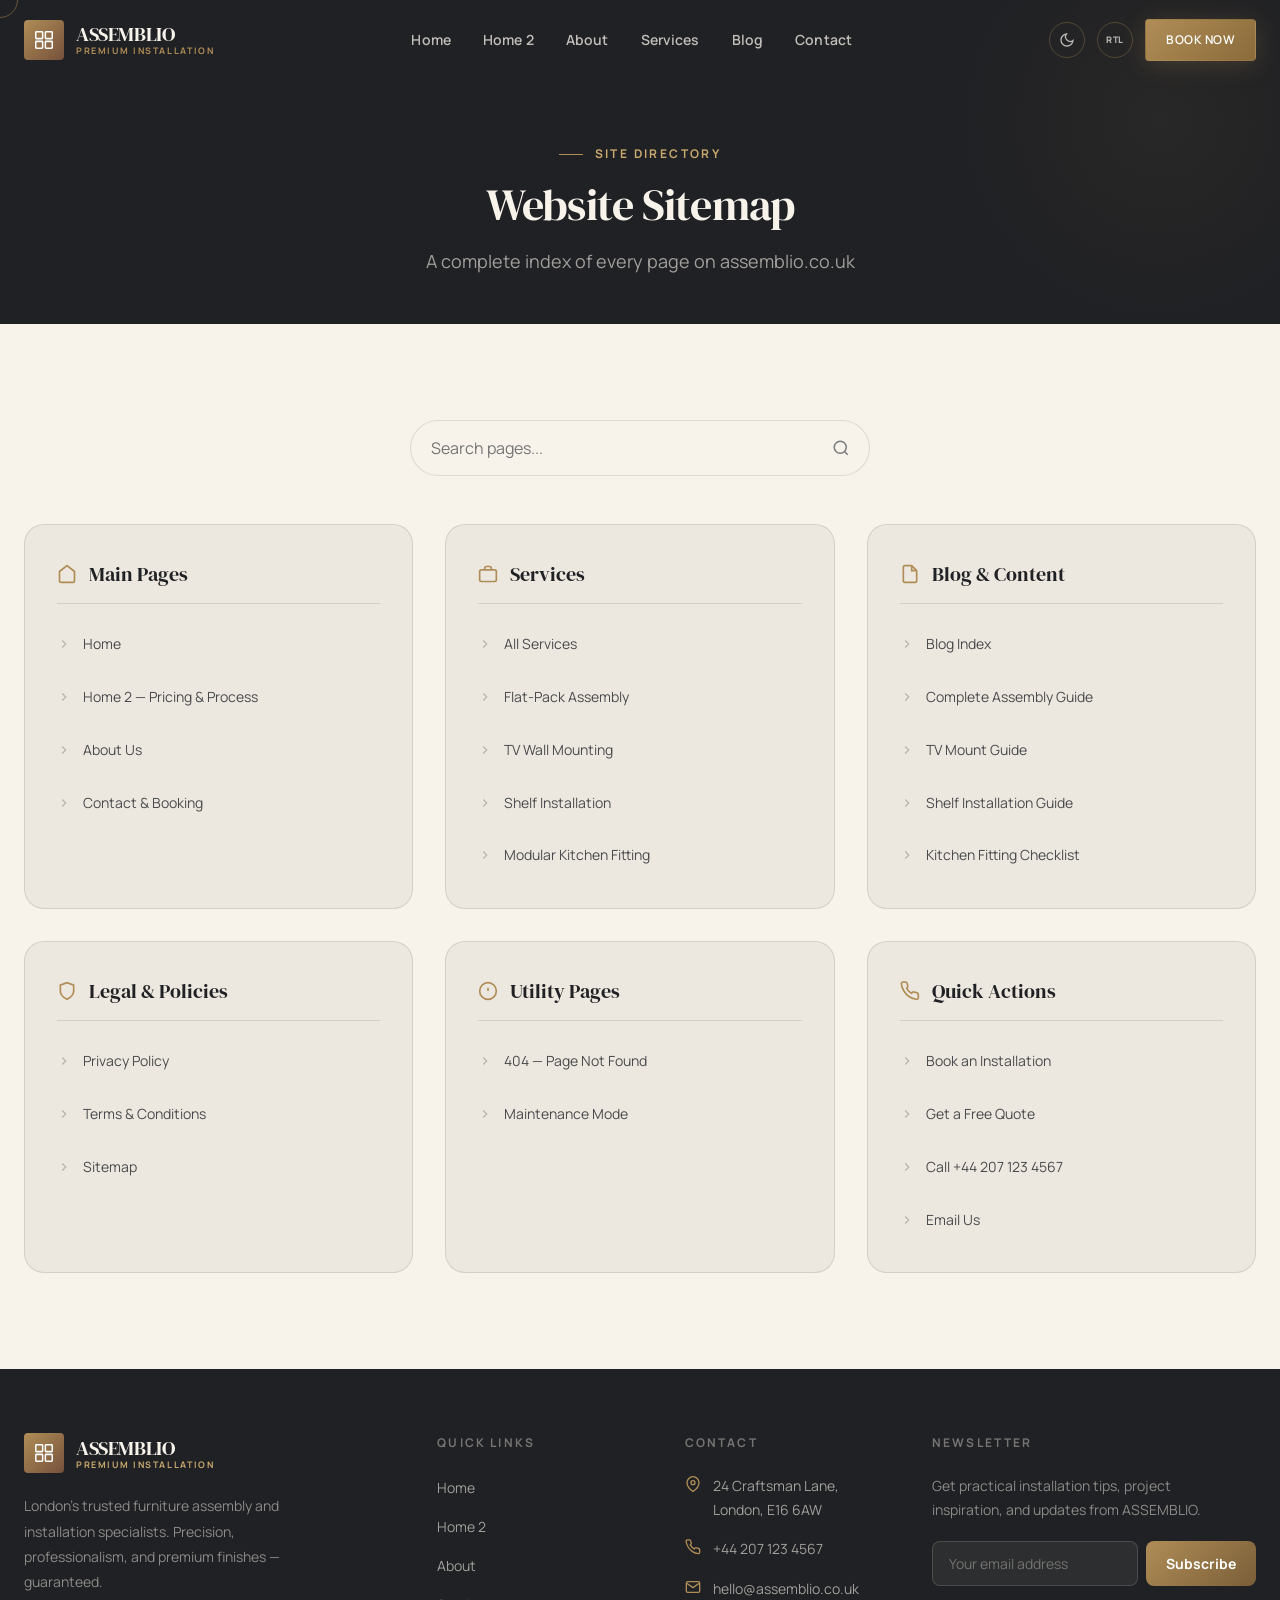
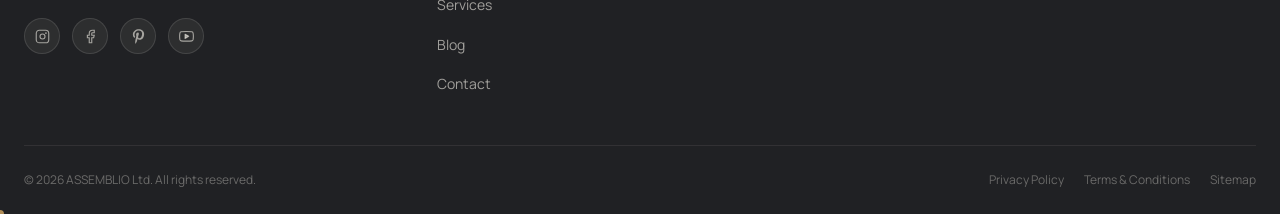
<file: sitemap.html>
<!DOCTYPE html>
<html lang="en" dir="ltr" data-theme="light">
<head>
  <meta charset="UTF-8">
  <meta name="viewport" content="width=device-width, initial-scale=1.0">
  <meta name="description" content="ASSEMBLIO Sitemap — A complete index of all pages on the ASSEMBLIO website for easy navigation.">
  <title>Sitemap — ASSEMBLIO</title>
  <link rel="icon" type="image/svg+xml" href="images/favicon.svg">
  <link rel="alternate icon" type="image/svg+xml" href="favicon.svg">
  <link rel="stylesheet" href="css/style.css">
  <link rel="stylesheet" href="css/components.css">
  <link rel="stylesheet" href="css/animations.css">
  <style>
    .sitemap-hero { padding-top:calc(var(--navbar-h) + var(--space-16)); padding-bottom:var(--space-12); background:var(--graphite); position:relative; overflow:hidden; }
    [data-theme="dark"] .sitemap-hero { background:var(--bg-secondary); }
    .sitemap-hero-accent { position:absolute; top:-80px; right:-80px; width:400px; height:400px; border-radius:50%; background:radial-gradient(circle,rgba(176,141,87,0.06),transparent 70%); pointer-events:none; }
    .sitemap-grid { display:grid; grid-template-columns:repeat(3,1fr); gap:var(--space-8); }
    .sitemap-category-title { font-family:var(--font-serif); font-size:var(--text-xl); color:var(--text-primary); margin-bottom:var(--space-5); padding-bottom:var(--space-3); border-bottom:1px solid var(--border); display:flex; align-items:center; gap:var(--space-3); }
    .sitemap-category-title svg { color:var(--brass); }
    .sitemap-links { display:flex; flex-direction:column; gap:var(--space-3); }
    .sitemap-link { display:flex; align-items:center; gap:var(--space-3); color:var(--text-secondary); text-decoration:none; font-size:var(--text-sm); transition:all 0.2s; padding:var(--space-2) 0; border-bottom:1px solid transparent; }
    .sitemap-link:hover { color:var(--brass); }
    .sitemap-link:hover svg { color:var(--brass); }
    .sitemap-link svg { width:14px; height:14px; color:var(--stone); transition:color 0.2s; }
    .sitemap-search { position:relative; max-width:460px; margin:0 auto var(--space-12); }
    .sitemap-search input { width:100%; padding:var(--space-4) var(--space-12) var(--space-4) var(--space-5); border:1.5px solid var(--border); border-radius:var(--radius-full); background:var(--bg-primary); color:var(--text-primary); font-family:var(--font-sans); font-size:var(--text-base); outline:none; transition:border-color 0.2s; }
    .sitemap-search input:focus { border-color:rgba(176,141,87,0.5); }
    .sitemap-search svg { position:absolute; right:var(--space-5); top:50%; transform:translateY(-50%); color:var(--text-muted); pointer-events:none; }
    .sitemap-hero .container { text-align:center; }
    .sitemap-hero .section-label { justify-content:center; }
    .sitemap-hero h1,.sitemap-hero p { margin-left:auto; margin-right:auto; }
    @media(max-width:1024px){ .sitemap-grid { grid-template-columns:repeat(2,1fr); } }
    @media(max-width:640px){ .sitemap-grid { grid-template-columns:1fr; } }
  </style>
</head>
<body>
  <div id="page-loader" class="page-loader" aria-hidden="true"><div class="loader-logo"><svg viewBox="0 0 32 32" fill="none" stroke="currentColor" stroke-width="2.2"><rect x="4" y="4" width="10" height="10" rx="1"/><rect x="18" y="4" width="10" height="10" rx="1"/><rect x="4" y="18" width="10" height="10" rx="1"/><rect x="18" y="18" width="10" height="10" rx="1"/></svg></div><div class="loader-bar"><div class="loader-bar-fill"></div></div></div>

  <nav id="navbar" class="navbar navbar-dark scrolled" data-transparent="false" role="navigation" aria-label="Main navigation">
    <div class="navbar-inner"><a href="index.html" class="navbar-logo" aria-label="ASSEMBLIO Home"><div class="logo-mark"><svg viewBox="0 0 32 32" fill="none" stroke="currentColor" stroke-width="2.2"><rect x="4" y="4" width="10" height="10" rx="1"/><rect x="18" y="4" width="10" height="10" rx="1"/><rect x="4" y="18" width="10" height="10" rx="1"/><rect x="18" y="18" width="10" height="10" rx="1"/></svg></div><div class="logo-text"><span class="logo-name">ASSEMBLIO</span><span class="logo-tagline">Premium Installation</span></div></a>
      <ul class="nav-links" role="list"><li class="nav-item"><a href="index.html" class="nav-link">Home</a></li><li class="nav-item"><a href="home2.html" class="nav-link">Home 2</a></li><li class="nav-item"><a href="about.html" class="nav-link">About</a></li><li class="nav-item"><a href="services.html" class="nav-link">Services</a></li><li class="nav-item"><a href="blog.html" class="nav-link">Blog</a></li><li class="nav-item"><a href="contact.html" class="nav-link">Contact</a></li></ul>
      <div class="nav-actions"><button class="nav-icon-btn" data-theme-toggle aria-label="Toggle dark mode" title="Toggle dark mode"><svg class="icon-moon" xmlns="http://www.w3.org/2000/svg" viewBox="0 0 24 24" fill="none" stroke="currentColor" stroke-width="2"><path d="M21 12.79A9 9 0 1 1 11.21 3 7 7 0 0 0 21 12.79z"/></svg><svg class="icon-sun" xmlns="http://www.w3.org/2000/svg" viewBox="0 0 24 24" fill="none" stroke="currentColor" stroke-width="2" style="display:none"><circle cx="12" cy="12" r="5"/><line x1="12" y1="1" x2="12" y2="3"/><line x1="12" y1="21" x2="12" y2="23"/><line x1="4.22" y1="4.22" x2="5.64" y2="5.64"/><line x1="18.36" y1="18.36" x2="19.78" y2="19.78"/><line x1="1" y1="12" x2="3" y2="12"/><line x1="21" y1="12" x2="23" y2="12"/><line x1="4.22" y1="19.78" x2="5.64" y2="18.36"/><line x1="18.36" y1="5.64" x2="19.78" y2="4.22"/></svg></button><button class="nav-icon-btn" data-dir-toggle aria-label="Toggle text direction" title="Switch to RTL"><span class="dir-label" style="font-size:9px;font-weight:800;letter-spacing:0.05em;">RTL</span></button><a href="contact.html" class="btn btn-primary btn-sm">Book Now</a></div>
      <button id="hamburger" class="hamburger" aria-label="Open menu" aria-expanded="false" aria-controls="mobile-menu"><span></span><span></span><span></span></button>
    </div>
  </nav>

  <div id="mobile-menu" class="mobile-menu" role="dialog" aria-label="Mobile navigation" aria-modal="true">
    <div class="mobile-menu-header"><a href="index.html" class="navbar-logo"><div class="logo-mark"><svg viewBox="0 0 32 32" fill="none" stroke="currentColor" stroke-width="2.2"><rect x="4" y="4" width="10" height="10" rx="1"/><rect x="18" y="4" width="10" height="10" rx="1"/><rect x="4" y="18" width="10" height="10" rx="1"/><rect x="18" y="18" width="10" height="10" rx="1"/></svg></div><div class="logo-text"><span class="logo-name">ASSEMBLIO</span><span class="logo-tagline">Premium Installation</span></div></a><button id="mobile-menu-close" class="nav-icon-btn" aria-label="Close menu"><svg viewBox="0 0 24 24" fill="none" stroke="currentColor" stroke-width="2"><line x1="18" y1="6" x2="6" y2="18"/><line x1="6" y1="6" x2="18" y2="18"/></svg></button></div>
    <nav class="mobile-nav-links" role="list"><a href="index.html" class="mobile-nav-link">Home <svg width="16" height="16" viewBox="0 0 24 24" fill="none" stroke="currentColor" stroke-width="2"><polyline points="9 18 15 12 9 6"/></svg></a><a href="home2.html" class="mobile-nav-link">Home 2 <svg width="16" height="16" viewBox="0 0 24 24" fill="none" stroke="currentColor" stroke-width="2"><polyline points="9 18 15 12 9 6"/></svg></a><a href="about.html" class="mobile-nav-link">About <svg width="16" height="16" viewBox="0 0 24 24" fill="none" stroke="currentColor" stroke-width="2"><polyline points="9 18 15 12 9 6"/></svg></a><a href="services.html" class="mobile-nav-link">Services <svg width="16" height="16" viewBox="0 0 24 24" fill="none" stroke="currentColor" stroke-width="2"><polyline points="9 18 15 12 9 6"/></svg></a><a href="blog.html" class="mobile-nav-link">Blog <svg width="16" height="16" viewBox="0 0 24 24" fill="none" stroke="currentColor" stroke-width="2"><polyline points="9 18 15 12 9 6"/></svg></a><a href="contact.html" class="mobile-nav-link">Contact <svg width="16" height="16" viewBox="0 0 24 24" fill="none" stroke="currentColor" stroke-width="2"><polyline points="9 18 15 12 9 6"/></svg></a></nav>
    <div class="mobile-menu-footer"><a href="contact.html" class="btn btn-primary" style="width:100%;justify-content:center;">Book an Appointment</a></div>
  </div>

  <main>
    <section class="sitemap-hero">
      <div class="sitemap-hero-accent"></div>
      <div class="container" style="position:relative;z-index:2;">
        <div class="section-label" style="color:var(--brass-light);" data-reveal="left">Site Directory</div>
        <h1 class="text-5xl text-inverse" style="margin-bottom:var(--space-4);" data-reveal="up">Website Sitemap</h1>
        <p class="text-inverse" style="opacity:0.6;font-size:var(--text-lg);" data-reveal="up" data-delay="100">A complete index of every page on assemblio.co.uk</p>
      </div>
    </section>

    <section class="section bg-primary" aria-labelledby="sitemap-heading">
      <div class="container">
        <div class="sitemap-search" data-reveal="up">
          <input type="search" id="sitemap-search" placeholder="Search pages..." aria-label="Search site pages">
          <svg width="18" height="18" viewBox="0 0 24 24" fill="none" stroke="currentColor" stroke-width="2"><circle cx="11" cy="11" r="8"/><line x1="21" y1="21" x2="16.65" y2="16.65"/></svg>
        </div>

        <h2 id="sitemap-heading" class="sr-only">All Site Pages</h2>

        <div class="sitemap-grid" id="sitemap-grid">
          <!-- Main Pages -->
          <div class="sitemap-category" data-reveal="up">
            <div class="sitemap-category-title">
              <svg viewBox="0 0 24 24" fill="none" stroke="currentColor" stroke-width="2" width="20" height="20"><path d="M3 9l9-7 9 7v11a2 2 0 0 1-2 2H5a2 2 0 0 1-2-2z"/></svg>
              Main Pages
            </div>
            <div class="sitemap-links">
              <a href="index.html" class="sitemap-link"><svg viewBox="0 0 24 24" fill="none" stroke="currentColor" stroke-width="2"><polyline points="9 18 15 12 9 6"/></svg>Home</a>
              <a href="home2.html" class="sitemap-link"><svg viewBox="0 0 24 24" fill="none" stroke="currentColor" stroke-width="2"><polyline points="9 18 15 12 9 6"/></svg>Home 2 — Pricing & Process</a>
              <a href="about.html" class="sitemap-link"><svg viewBox="0 0 24 24" fill="none" stroke="currentColor" stroke-width="2"><polyline points="9 18 15 12 9 6"/></svg>About Us</a>
              <a href="contact.html" class="sitemap-link"><svg viewBox="0 0 24 24" fill="none" stroke="currentColor" stroke-width="2"><polyline points="9 18 15 12 9 6"/></svg>Contact & Booking</a>
            </div>
          </div>

          <!-- Services -->
          <div class="sitemap-category" data-reveal="up" data-delay="80">
            <div class="sitemap-category-title">
              <svg viewBox="0 0 24 24" fill="none" stroke="currentColor" stroke-width="2" width="20" height="20"><rect x="2" y="7" width="20" height="14" rx="2"/><path d="M16 7V5a2 2 0 0 0-2-2h-4a2 2 0 0 0-2 2v2"/></svg>
              Services
            </div>
            <div class="sitemap-links">
              <a href="services.html" class="sitemap-link"><svg viewBox="0 0 24 24" fill="none" stroke="currentColor" stroke-width="2"><polyline points="9 18 15 12 9 6"/></svg>All Services</a>
              <a href="services.html#flatpack" class="sitemap-link"><svg viewBox="0 0 24 24" fill="none" stroke="currentColor" stroke-width="2"><polyline points="9 18 15 12 9 6"/></svg>Flat-Pack Assembly</a>
              <a href="services.html#tv" class="sitemap-link"><svg viewBox="0 0 24 24" fill="none" stroke="currentColor" stroke-width="2"><polyline points="9 18 15 12 9 6"/></svg>TV Wall Mounting</a>
              <a href="services.html#shelves" class="sitemap-link"><svg viewBox="0 0 24 24" fill="none" stroke="currentColor" stroke-width="2"><polyline points="9 18 15 12 9 6"/></svg>Shelf Installation</a>
              <a href="services.html#kitchen" class="sitemap-link"><svg viewBox="0 0 24 24" fill="none" stroke="currentColor" stroke-width="2"><polyline points="9 18 15 12 9 6"/></svg>Modular Kitchen Fitting</a>
            </div>
          </div>

          <!-- Blog -->
          <div class="sitemap-category" data-reveal="up" data-delay="160">
            <div class="sitemap-category-title">
              <svg viewBox="0 0 24 24" fill="none" stroke="currentColor" stroke-width="2" width="20" height="20"><path d="M14 2H6a2 2 0 0 0-2 2v16a2 2 0 0 0 2 2h12a2 2 0 0 0 2-2V8z"/><polyline points="14 2 14 8 20 8"/></svg>
              Blog & Content
            </div>
            <div class="sitemap-links">
              <a href="blog.html" class="sitemap-link"><svg viewBox="0 0 24 24" fill="none" stroke="currentColor" stroke-width="2"><polyline points="9 18 15 12 9 6"/></svg>Blog Index</a>
              <a href="blog-details.html?id=1" class="sitemap-link"><svg viewBox="0 0 24 24" fill="none" stroke="currentColor" stroke-width="2"><polyline points="9 18 15 12 9 6"/></svg>Complete Assembly Guide</a>
              <a href="blog-details.html?id=3" class="sitemap-link"><svg viewBox="0 0 24 24" fill="none" stroke="currentColor" stroke-width="2"><polyline points="9 18 15 12 9 6"/></svg>TV Mount Guide</a>
              <a href="blog-details.html?id=4" class="sitemap-link"><svg viewBox="0 0 24 24" fill="none" stroke="currentColor" stroke-width="2"><polyline points="9 18 15 12 9 6"/></svg>Shelf Installation Guide</a>
              <a href="blog-details.html?id=5" class="sitemap-link"><svg viewBox="0 0 24 24" fill="none" stroke="currentColor" stroke-width="2"><polyline points="9 18 15 12 9 6"/></svg>Kitchen Fitting Checklist</a>
            </div>
          </div>

          <!-- Legal & System -->
          <div class="sitemap-category" data-reveal="up" data-delay="240">
            <div class="sitemap-category-title">
              <svg viewBox="0 0 24 24" fill="none" stroke="currentColor" stroke-width="2" width="20" height="20"><path d="M12 22s8-4 8-10V5l-8-3-8 3v7c0 6 8 10 8 10z"/></svg>
              Legal & Policies
            </div>
            <div class="sitemap-links">
              <a href="privacy-policy.html" class="sitemap-link"><svg viewBox="0 0 24 24" fill="none" stroke="currentColor" stroke-width="2"><polyline points="9 18 15 12 9 6"/></svg>Privacy Policy</a>
              <a href="terms.html" class="sitemap-link"><svg viewBox="0 0 24 24" fill="none" stroke="currentColor" stroke-width="2"><polyline points="9 18 15 12 9 6"/></svg>Terms & Conditions</a>
              <a href="sitemap.html" class="sitemap-link"><svg viewBox="0 0 24 24" fill="none" stroke="currentColor" stroke-width="2"><polyline points="9 18 15 12 9 6"/></svg>Sitemap</a>
            </div>
          </div>

          <!-- Utility Pages -->
          <div class="sitemap-category" data-reveal="up" data-delay="320">
            <div class="sitemap-category-title">
              <svg viewBox="0 0 24 24" fill="none" stroke="currentColor" stroke-width="2" width="20" height="20"><circle cx="12" cy="12" r="10"/><line x1="12" y1="8" x2="12" y2="12"/><line x1="12" y1="16" x2="12.01" y2="16"/></svg>
              Utility Pages
            </div>
            <div class="sitemap-links">
              <a href="404.html" class="sitemap-link"><svg viewBox="0 0 24 24" fill="none" stroke="currentColor" stroke-width="2"><polyline points="9 18 15 12 9 6"/></svg>404 — Page Not Found</a>
              <a href="maintenance.html" class="sitemap-link"><svg viewBox="0 0 24 24" fill="none" stroke="currentColor" stroke-width="2"><polyline points="9 18 15 12 9 6"/></svg>Maintenance Mode</a>
            </div>
          </div>

          <!-- Quick Actions -->
          <div class="sitemap-category" data-reveal="up" data-delay="400">
            <div class="sitemap-category-title">
              <svg viewBox="0 0 24 24" fill="none" stroke="currentColor" stroke-width="2" width="20" height="20"><path d="M22 16.92v3a2 2 0 0 1-2.18 2 19.79 19.79 0 0 1-8.63-3.07A19.5 19.5 0 0 1 4.69 12 19.79 19.79 0 0 1 1.61 3.44 2 2 0 0 1 3.58 1.25h3a2 2 0 0 1 2 1.72 12.84 12.84 0 0 0 .7 2.81 2 2 0 0 1-.45 2.11L7.91 8.78a16 16 0 0 0 6 6l1.1-1.1a2 2 0 0 1 2.11-.45 12.84 12.84 0 0 0 2.81.7A2 2 0 0 1 21.72 16c.11 0 .21.01.2.92z"/></svg>
              Quick Actions
            </div>
            <div class="sitemap-links">
              <a href="services.html#booking" class="sitemap-link"><svg viewBox="0 0 24 24" fill="none" stroke="currentColor" stroke-width="2"><polyline points="9 18 15 12 9 6"/></svg>Book an Installation</a>
              <a href="services.html#booking" class="sitemap-link"><svg viewBox="0 0 24 24" fill="none" stroke="currentColor" stroke-width="2"><polyline points="9 18 15 12 9 6"/></svg>Get a Free Quote</a>
              <a href="tel:+442071234567" class="sitemap-link"><svg viewBox="0 0 24 24" fill="none" stroke="currentColor" stroke-width="2"><polyline points="9 18 15 12 9 6"/></svg>Call +44 207 123 4567</a>
              <a href="mailto:hello@assemblio.co.uk" class="sitemap-link"><svg viewBox="0 0 24 24" fill="none" stroke="currentColor" stroke-width="2"><polyline points="9 18 15 12 9 6"/></svg>Email Us</a>
            </div>
          </div>
        </div>
      </div>
    </section>
  </main>

  <footer class="footer" role="contentinfo">
    <div class="container">
      <div class="footer-grid">
        <div class="footer-brand">
          <a href="index.html" class="navbar-logo" aria-label="ASSEMBLIO Home" style="margin-bottom:var(--space-5);display:inline-flex;">
            <div class="logo-mark"><svg viewBox="0 0 32 32" fill="none" stroke="currentColor" stroke-width="2.2"><rect x="4" y="4" width="10" height="10" rx="1"/><rect x="18" y="4" width="10" height="10" rx="1"/><rect x="4" y="18" width="10" height="10" rx="1"/><rect x="18" y="18" width="10" height="10" rx="1"/></svg></div>
            <div class="logo-text"><span class="logo-name">ASSEMBLIO</span><span class="logo-tagline">Premium Installation</span></div>
          </a>
          <p class="footer-desc">London's trusted furniture assembly and installation specialists. Precision, professionalism, and premium finishes — guaranteed.</p>
          <div class="footer-social">
            <a href="https://www.instagram.com/" class="social-btn" target="_blank" rel="noopener noreferrer" aria-label="Instagram"><svg viewBox="0 0 24 24" fill="none" stroke="currentColor" stroke-width="1.8"><rect x="2" y="2" width="20" height="20" rx="5"/><circle cx="12" cy="12" r="4"/><circle cx="17.5" cy="6.5" r="0.5" fill="currentColor"/></svg></a>
            <a href="https://www.facebook.com/" class="social-btn" target="_blank" rel="noopener noreferrer" aria-label="Facebook"><svg viewBox="0 0 24 24" fill="none" stroke="currentColor" stroke-width="1.8"><path d="M18 2h-3a5 5 0 0 0-5 5v3H7v4h3v8h4v-8h3l1-4h-4V7a1 1 0 0 1 1-1h3z"/></svg></a>
            <a href="https://www.pinterest.com/" class="social-btn" target="_blank" rel="noopener noreferrer" aria-label="Pinterest"><svg viewBox="0 0 384 512" fill="currentColor"><path d="M204 6.5C101.4 6.5 0 74.9 0 185.6 0 256 39.6 296 63.6 296c9.9 0 15.6-27.6 15.6-35.4 0-9.3-23.7-29.1-23.7-67.8 0-80.4 61.2-137.4 140.4-137.4 68.1 0 118.5 38.7 118.5 109.8 0 53.1-21.3 152.7-90.3 152.7-24.9 0-46.2-18-46.2-43.8 0-37.8 26.4-74.4 26.4-113.4 0-66.2-93.9-54.2-93.9 25.8 0 16.8 2.1 35.4 9.6 50.7-13.8 59.4-42 147.9-42 209.1 0 18.9 2.7 37.5 4.5 56.4 3.4 3.8 1.7 3.4 6.9 1.5 50.4-69 48.6-82.5 71.4-172.8 12.3 23.4 44.1 36 69.3 36 106.2 0 153.9-103.5 153.9-196.8C384 71.3 298.2 6.5 204 6.5z"/></svg></a>
            <a href="https://www.youtube.com/" class="social-btn" target="_blank" rel="noopener noreferrer" aria-label="YouTube"><svg viewBox="0 0 24 24" fill="none" stroke="currentColor" stroke-width="1.8" stroke-linecap="round" stroke-linejoin="round"><path d="M22.54 6.42a2.78 2.78 0 0 0-1.94-2C18.88 4 12 4 12 4s-6.88 0-8.6.46a2.78 2.78 0 0 0-1.94 2A29 29 0 0 0 1 11.75a29 29 0 0 0 .46 5.33A2.78 2.78 0 0 0 3.4 19c1.72.46 8.6.46 8.6.46s6.88 0 8.6-.46a2.78 2.78 0 0 0 1.94-2 29 29 0 0 0 .46-5.25 29 29 0 0 0-.46-5.33z"/><polygon points="9.75 15.02 15.5 11.75 9.75 8.48 9.75 15.02" fill="currentColor"/></svg></a>
          </div>
        </div>

        <div>
          <p class="footer-col-title">Quick Links</p>
          <ul class="footer-links">
            <li><a href="index.html" class="footer-link">Home</a></li>
            <li><a href="home2.html" class="footer-link">Home 2</a></li>
            <li><a href="about.html" class="footer-link">About</a></li>
            <li><a href="services.html" class="footer-link">Services</a></li>
            <li><a href="blog.html" class="footer-link">Blog</a></li>
            <li><a href="contact.html" class="footer-link">Contact</a></li>
          </ul>
        </div>

        <div>
          <p class="footer-col-title">Contact</p>
          <div class="footer-contact-item">
            <svg viewBox="0 0 24 24" fill="none" stroke="currentColor" stroke-width="2"><path d="M21 10c0 7-9 13-9 13s-9-6-9-13a9 9 0 0 1 18 0z"/><circle cx="12" cy="10" r="3"/></svg>
            <span>24 Craftsman Lane, London, E16 6AW</span>
          </div>
          <div class="footer-contact-item">
            <svg viewBox="0 0 24 24" fill="none" stroke="currentColor" stroke-width="2"><path d="M22 16.92v3a2 2 0 0 1-2.18 2 19.79 19.79 0 0 1-8.63-3.07A19.5 19.5 0 0 1 4.69 12 19.79 19.79 0 0 1 1.61 3.44 2 2 0 0 1 3.58 1.25h3a2 2 0 0 1 2 1.72 12.84 12.84 0 0 0 .7 2.81 2 2 0 0 1-.45 2.11L7.91 8.78a16 16 0 0 0 6 6l1.1-1.1a2 2 0 0 1 2.11-.45 12.84 12.84 0 0 0 2.81.7A2 2 0 0 1 21.72 16c.11 0 .21.01.2.92z"/></svg>
            <a href="tel:+442071234567">+44 207 123 4567</a>
          </div>
          <div class="footer-contact-item">
            <svg viewBox="0 0 24 24" fill="none" stroke="currentColor" stroke-width="2"><path d="M4 4h16c1.1 0 2 .9 2 2v12c0 1.1-.9 2-2 2H4c-1.1 0-2-.9-2-2V6c0-1.1.9-2 2-2z"/><polyline points="22,6 12,13 2,6"/></svg>
            <a href="mailto:hello@assemblio.co.uk">hello@assemblio.co.uk</a>
          </div>
        </div>

        <div>
          <p class="footer-col-title">Newsletter</p>
          <p class="footer-newsletter-text">Get practical installation tips, project inspiration, and updates from ASSEMBLIO.</p>
          <form class="newsletter-form" data-newsletter-form novalidate>
            <label class="sr-only" for="footer-newsletter-email">Email address</label>
            <input type="email" id="footer-newsletter-email" class="newsletter-input" placeholder="Your email address" autocomplete="email">
            <button type="submit" class="newsletter-btn">Subscribe</button>
          </form>
        </div>
      </div>
    </div>

    <div class="footer-bottom">
      <div class="container">
        <p class="footer-copy">&copy; 2026 ASSEMBLIO Ltd. All rights reserved.</p>
        <div class="footer-legal">
          <a href="privacy-policy.html">Privacy Policy</a>
          <a href="terms.html">Terms &amp; Conditions</a>
          <a href="sitemap.html">Sitemap</a>
        </div>
      </div>
    </div>
  </footer>

  <button id="scroll-top" class="scroll-top" aria-label="Scroll to top"><svg viewBox="0 0 24 24" fill="none" stroke="currentColor" stroke-width="2.5"><path d="M12 19V5"/><path d="m5 12 7-7 7 7"/></svg></button>
  <script src="js/main.js"></script><script src="js/animations.js"></script>
  <script src="js/forms.js"></script>
  <script>
    const searchInput = document.getElementById('sitemap-search');
    const links = document.querySelectorAll('.sitemap-link');
    searchInput.addEventListener('input', function() {
      const q = this.value.toLowerCase();
      links.forEach(link => {
        const text = link.textContent.toLowerCase();
        const parent = link.closest('.sitemap-category');
        if (text.includes(q)) {
          link.style.display = 'flex';
        } else {
          link.style.display = q ? 'none' : 'flex';
        }
      });
    });
  </script>
</body>
</html>
</file>
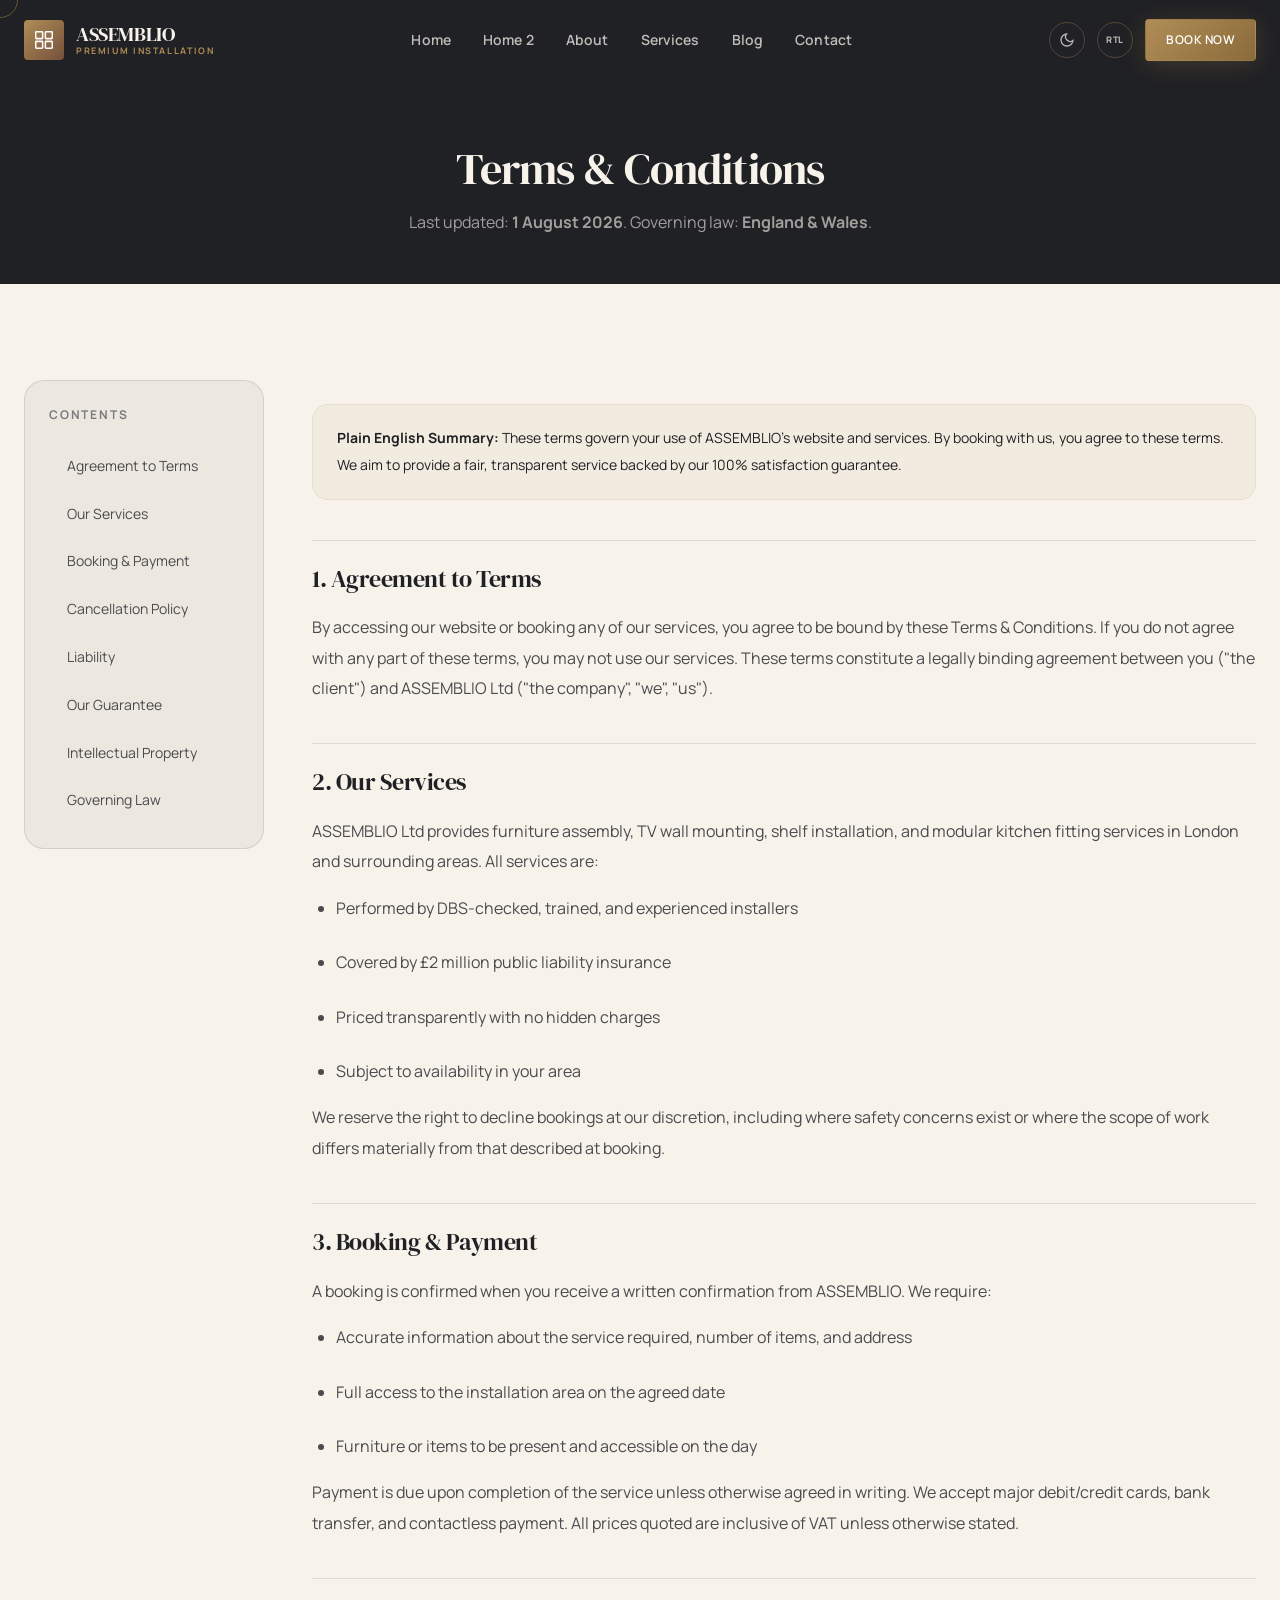
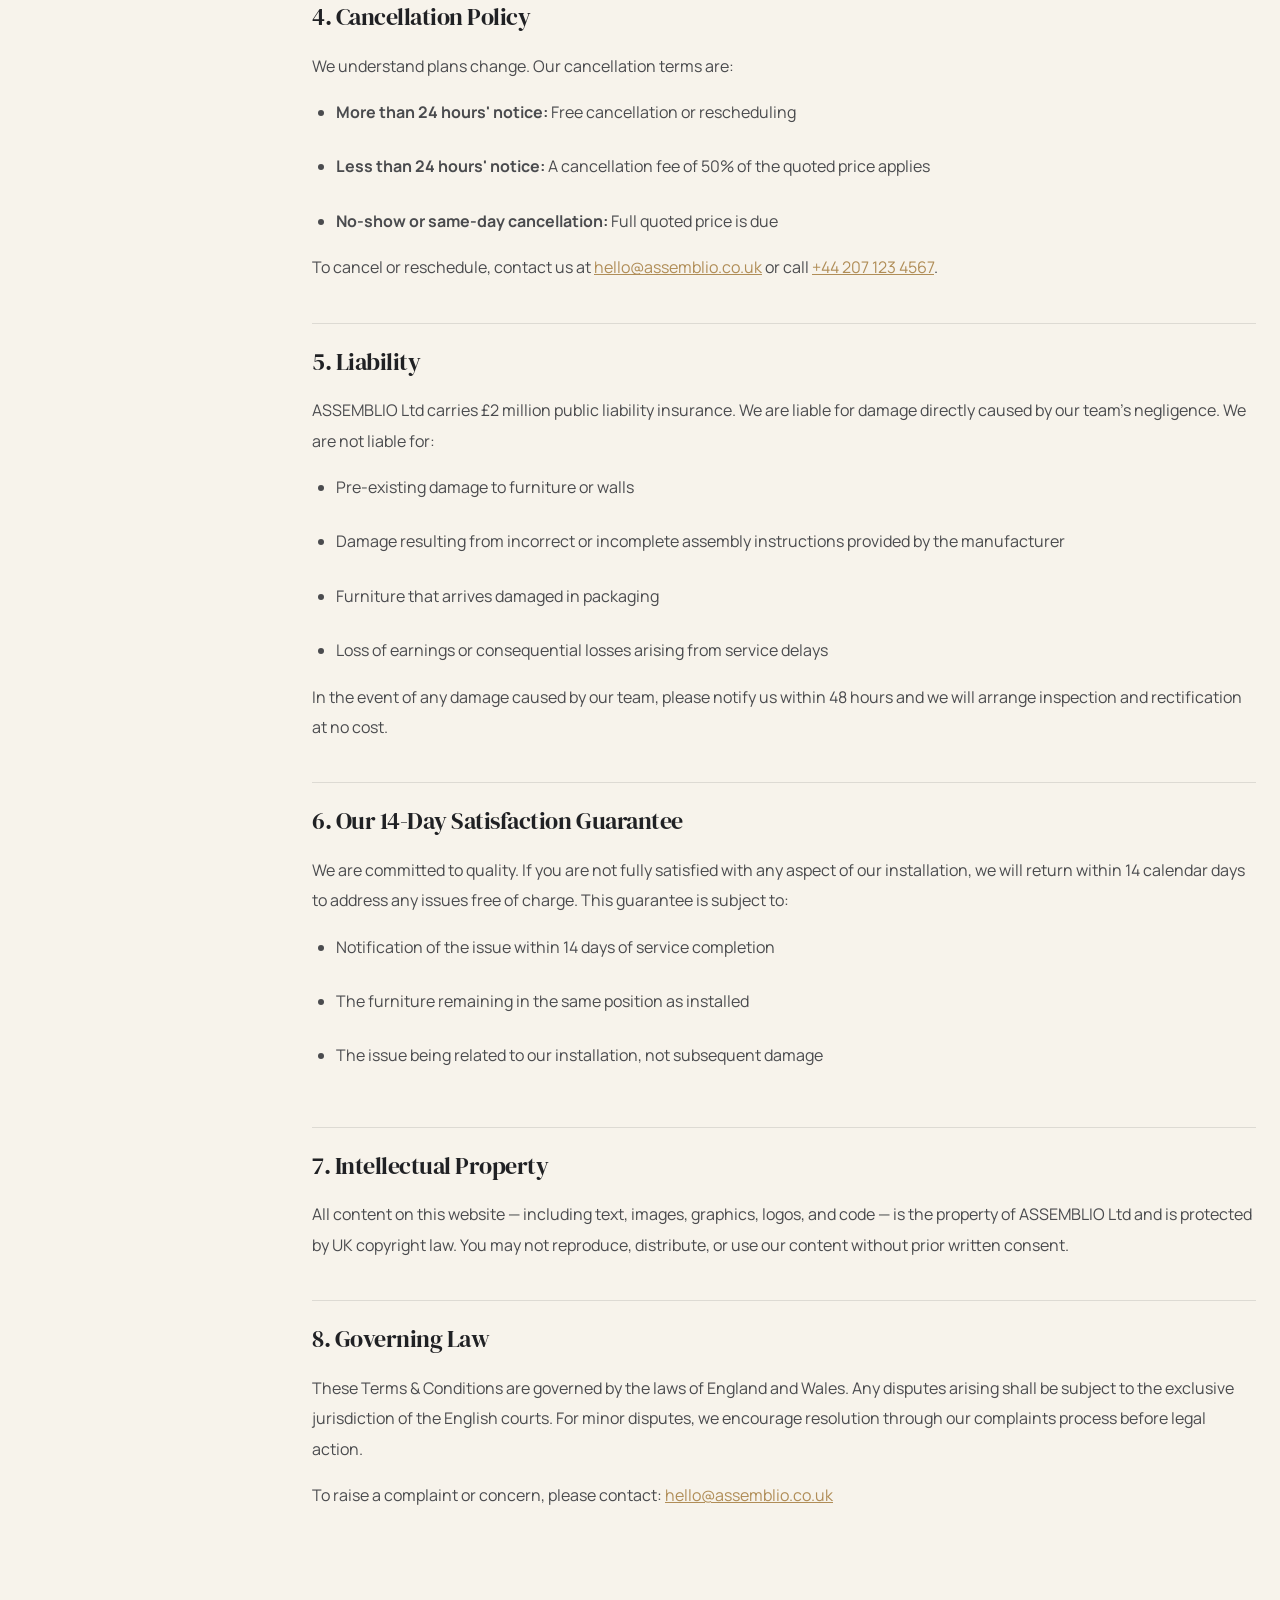
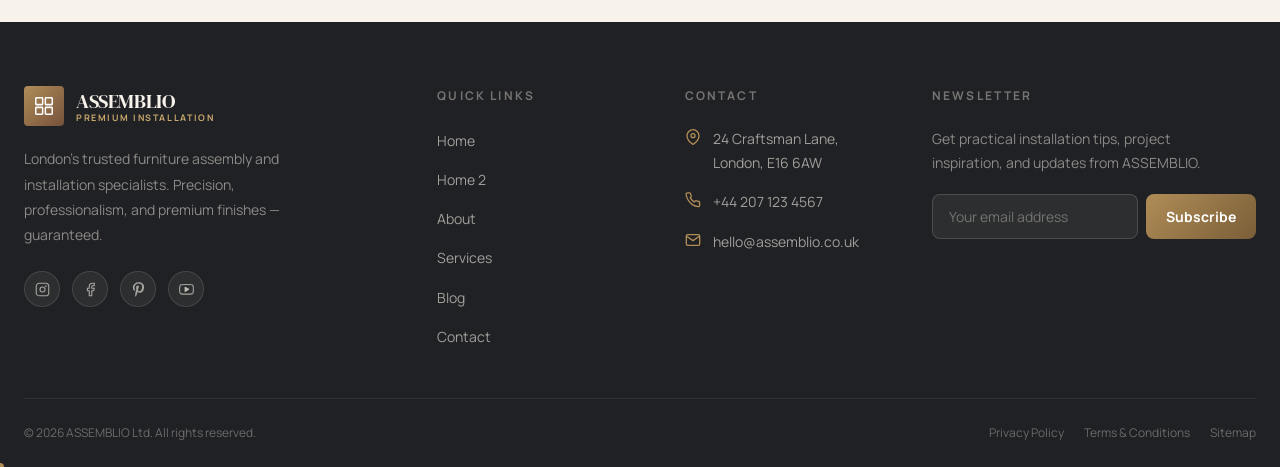
<file: terms.html>
<!DOCTYPE html>
<html lang="en" dir="ltr" data-theme="light">
<head>
  <meta charset="UTF-8">
  <meta name="viewport" content="width=device-width, initial-scale=1.0">
  <meta name="description" content="ASSEMBLIO Terms & Conditions — Our service terms, booking conditions, and liability information.">
  <title>Terms & Conditions — ASSEMBLIO</title>
  <link rel="icon" type="image/svg+xml" href="images/favicon.svg">
  <link rel="alternate icon" type="image/svg+xml" href="favicon.svg">
  <link rel="stylesheet" href="css/style.css">
  <link rel="stylesheet" href="css/components.css">
  <link rel="stylesheet" href="css/animations.css">
  <style>
    .legal-hero { padding-top:calc(var(--navbar-h) + var(--space-16)); padding-bottom:var(--space-12); background:var(--graphite); text-align:center; }
    [data-theme="dark"] .legal-hero { background:var(--bg-secondary); }
    .legal-hero h1 { color:var(--ivory); margin-left:auto; margin-right:auto; }
    .legal-hero p { color:rgba(247,243,235,0.6); }
    .legal-layout { display:grid; grid-template-columns:240px 1fr; gap:var(--space-12); align-items:start; }
    .legal-sidebar { position:sticky; top:calc(var(--navbar-h-scroll) + var(--space-6)); }
    .legal-toc { background:var(--bg-secondary); border-radius:var(--radius-xl); padding:var(--space-6); border:1px solid var(--border); }
    [data-theme="dark"] .legal-toc { background:var(--bg-tertiary); }
    .toc-link { display:block; padding:var(--space-3) var(--space-4); font-size:var(--text-sm); color:var(--text-secondary); border-radius:var(--radius-md); text-decoration:none; transition:all 0.2s; border-left:2px solid transparent; }
    .toc-link:hover,.toc-link.active { color:var(--brass); border-left-color:var(--brass); background:rgba(176,141,87,0.05); }
    .legal-content h2 { font-family:var(--font-serif); font-size:var(--text-2xl); margin:var(--space-10) 0 var(--space-5); padding-top:var(--space-6); border-top:1px solid var(--border); color:var(--text-primary); }
    .legal-content h2:first-child { border-top:none; margin-top:0; padding-top:0; }
    .legal-content p,.legal-content li { font-size:var(--text-base); line-height:1.9; color:var(--text-secondary); margin-bottom:var(--space-4); }
    .legal-content ul { padding-left:var(--space-6); display:flex; flex-direction:column; gap:var(--space-2); }
    .legal-content li { list-style:disc; }
    .legal-content a { color:var(--brass); text-decoration:underline; }
    .legal-highlight { background:rgba(176,141,87,0.07); border:1px solid rgba(176,141,87,0.15); border-radius:var(--radius-lg); padding:var(--space-5) var(--space-6); margin:var(--space-6) 0; }
    @media(max-width:1024px){ .legal-layout { grid-template-columns:1fr; } .legal-sidebar { position:static; } }
  </style>
</head>
<body>
  <div id="page-loader" class="page-loader" aria-hidden="true"><div class="loader-logo"><svg viewBox="0 0 32 32" fill="none" stroke="currentColor" stroke-width="2.2"><rect x="4" y="4" width="10" height="10" rx="1"/><rect x="18" y="4" width="10" height="10" rx="1"/><rect x="4" y="18" width="10" height="10" rx="1"/><rect x="18" y="18" width="10" height="10" rx="1"/></svg></div><div class="loader-bar"><div class="loader-bar-fill"></div></div></div>

  <nav id="navbar" class="navbar navbar-dark scrolled" data-transparent="false" role="navigation" aria-label="Main navigation">
    <div class="navbar-inner"><a href="index.html" class="navbar-logo" aria-label="ASSEMBLIO Home"><div class="logo-mark"><svg viewBox="0 0 32 32" fill="none" stroke="currentColor" stroke-width="2.2"><rect x="4" y="4" width="10" height="10" rx="1"/><rect x="18" y="4" width="10" height="10" rx="1"/><rect x="4" y="18" width="10" height="10" rx="1"/><rect x="18" y="18" width="10" height="10" rx="1"/></svg></div><div class="logo-text"><span class="logo-name">ASSEMBLIO</span><span class="logo-tagline">Premium Installation</span></div></a>
      <ul class="nav-links" role="list"><li class="nav-item"><a href="index.html" class="nav-link">Home</a></li><li class="nav-item"><a href="home2.html" class="nav-link">Home 2</a></li><li class="nav-item"><a href="about.html" class="nav-link">About</a></li><li class="nav-item"><a href="services.html" class="nav-link">Services</a></li><li class="nav-item"><a href="blog.html" class="nav-link">Blog</a></li><li class="nav-item"><a href="contact.html" class="nav-link">Contact</a></li></ul>
      <div class="nav-actions"><button class="nav-icon-btn" data-theme-toggle aria-label="Toggle dark mode" title="Toggle dark mode"><svg class="icon-moon" xmlns="http://www.w3.org/2000/svg" viewBox="0 0 24 24" fill="none" stroke="currentColor" stroke-width="2"><path d="M21 12.79A9 9 0 1 1 11.21 3 7 7 0 0 0 21 12.79z"/></svg><svg class="icon-sun" xmlns="http://www.w3.org/2000/svg" viewBox="0 0 24 24" fill="none" stroke="currentColor" stroke-width="2" style="display:none"><circle cx="12" cy="12" r="5"/><line x1="12" y1="1" x2="12" y2="3"/><line x1="12" y1="21" x2="12" y2="23"/><line x1="4.22" y1="4.22" x2="5.64" y2="5.64"/><line x1="18.36" y1="18.36" x2="19.78" y2="19.78"/><line x1="1" y1="12" x2="3" y2="12"/><line x1="21" y1="12" x2="23" y2="12"/><line x1="4.22" y1="19.78" x2="5.64" y2="18.36"/><line x1="18.36" y1="5.64" x2="19.78" y2="4.22"/></svg></button><button class="nav-icon-btn" data-dir-toggle aria-label="Toggle text direction" title="Switch to RTL"><span class="dir-label" style="font-size:9px;font-weight:800;letter-spacing:0.05em;">RTL</span></button><a href="contact.html" class="btn btn-primary btn-sm">Book Now</a></div>
      <button id="hamburger" class="hamburger" aria-label="Open menu" aria-expanded="false" aria-controls="mobile-menu"><span></span><span></span><span></span></button>
    </div>
  </nav>

  <div id="mobile-menu" class="mobile-menu" role="dialog" aria-label="Mobile navigation" aria-modal="true">
    <div class="mobile-menu-header"><a href="index.html" class="navbar-logo"><div class="logo-mark"><svg viewBox="0 0 32 32" fill="none" stroke="currentColor" stroke-width="2.2"><rect x="4" y="4" width="10" height="10" rx="1"/><rect x="18" y="4" width="10" height="10" rx="1"/><rect x="4" y="18" width="10" height="10" rx="1"/><rect x="18" y="18" width="10" height="10" rx="1"/></svg></div><div class="logo-text"><span class="logo-name">ASSEMBLIO</span><span class="logo-tagline">Premium Installation</span></div></a><button id="mobile-menu-close" class="nav-icon-btn" aria-label="Close menu"><svg viewBox="0 0 24 24" fill="none" stroke="currentColor" stroke-width="2"><line x1="18" y1="6" x2="6" y2="18"/><line x1="6" y1="6" x2="18" y2="18"/></svg></button></div>
    <nav class="mobile-nav-links" role="list"><a href="index.html" class="mobile-nav-link">Home <svg width="16" height="16" viewBox="0 0 24 24" fill="none" stroke="currentColor" stroke-width="2"><polyline points="9 18 15 12 9 6"/></svg></a><a href="home2.html" class="mobile-nav-link">Home 2 <svg width="16" height="16" viewBox="0 0 24 24" fill="none" stroke="currentColor" stroke-width="2"><polyline points="9 18 15 12 9 6"/></svg></a><a href="about.html" class="mobile-nav-link">About <svg width="16" height="16" viewBox="0 0 24 24" fill="none" stroke="currentColor" stroke-width="2"><polyline points="9 18 15 12 9 6"/></svg></a><a href="services.html" class="mobile-nav-link">Services <svg width="16" height="16" viewBox="0 0 24 24" fill="none" stroke="currentColor" stroke-width="2"><polyline points="9 18 15 12 9 6"/></svg></a><a href="blog.html" class="mobile-nav-link">Blog <svg width="16" height="16" viewBox="0 0 24 24" fill="none" stroke="currentColor" stroke-width="2"><polyline points="9 18 15 12 9 6"/></svg></a><a href="contact.html" class="mobile-nav-link">Contact <svg width="16" height="16" viewBox="0 0 24 24" fill="none" stroke="currentColor" stroke-width="2"><polyline points="9 18 15 12 9 6"/></svg></a></nav>
    <div class="mobile-menu-footer"><a href="contact.html" class="btn btn-primary" style="width:100%;justify-content:center;">Book an Appointment</a></div>
  </div>

  <main>
    <div class="legal-hero">
      <div class="container">
        <h1 class="text-5xl" style="margin-bottom:var(--space-4);" data-reveal="up">Terms & Conditions</h1>
        <p class="text-secondary" data-reveal="up" data-delay="100">Last updated: <strong>1 August 2026</strong>. Governing law: <strong>England & Wales</strong>.</p>
      </div>
    </div>

    <section class="section bg-primary">
      <div class="container">
        <div class="legal-layout">
          <aside class="legal-sidebar" aria-label="Table of Contents">
            <div class="legal-toc">
              <p class="text-xs font-bold tracking-widest uppercase text-muted" style="margin-bottom:var(--space-4);">Contents</p>
              <a href="#agreement" class="toc-link">Agreement to Terms</a>
              <a href="#services" class="toc-link">Our Services</a>
              <a href="#booking" class="toc-link">Booking & Payment</a>
              <a href="#cancellation" class="toc-link">Cancellation Policy</a>
              <a href="#liability" class="toc-link">Liability</a>
              <a href="#guarantee" class="toc-link">Our Guarantee</a>
              <a href="#intellectual" class="toc-link">Intellectual Property</a>
              <a href="#governing-law" class="toc-link">Governing Law</a>
            </div>
          </aside>

          <div class="legal-content" data-reveal="right">
            <div class="legal-highlight">
              <p style="margin:0;color:var(--text-primary);font-size:var(--text-sm);">
                <strong>Plain English Summary:</strong> These terms govern your use of ASSEMBLIO's website and services. By booking with us, you agree to these terms. We aim to provide a fair, transparent service backed by our 100% satisfaction guarantee.
              </p>
            </div>

            <h2 id="agreement">1. Agreement to Terms</h2>
            <p>By accessing our website or booking any of our services, you agree to be bound by these Terms & Conditions. If you do not agree with any part of these terms, you may not use our services. These terms constitute a legally binding agreement between you ("the client") and ASSEMBLIO Ltd ("the company", "we", "us").</p>

            <h2 id="services">2. Our Services</h2>
            <p>ASSEMBLIO Ltd provides furniture assembly, TV wall mounting, shelf installation, and modular kitchen fitting services in London and surrounding areas. All services are:</p>
            <ul>
              <li>Performed by DBS-checked, trained, and experienced installers</li>
              <li>Covered by £2 million public liability insurance</li>
              <li>Priced transparently with no hidden charges</li>
              <li>Subject to availability in your area</li>
            </ul>
            <p>We reserve the right to decline bookings at our discretion, including where safety concerns exist or where the scope of work differs materially from that described at booking.</p>

            <h2 id="booking">3. Booking & Payment</h2>
            <p>A booking is confirmed when you receive a written confirmation from ASSEMBLIO. We require:</p>
            <ul>
              <li>Accurate information about the service required, number of items, and address</li>
              <li>Full access to the installation area on the agreed date</li>
              <li>Furniture or items to be present and accessible on the day</li>
            </ul>
            <p>Payment is due upon completion of the service unless otherwise agreed in writing. We accept major debit/credit cards, bank transfer, and contactless payment. All prices quoted are inclusive of VAT unless otherwise stated.</p>

            <h2 id="cancellation">4. Cancellation Policy</h2>
            <p>We understand plans change. Our cancellation terms are:</p>
            <ul>
              <li><strong>More than 24 hours' notice:</strong> Free cancellation or rescheduling</li>
              <li><strong>Less than 24 hours' notice:</strong> A cancellation fee of 50% of the quoted price applies</li>
              <li><strong>No-show or same-day cancellation:</strong> Full quoted price is due</li>
            </ul>
            <p>To cancel or reschedule, contact us at <a href="mailto:hello@assemblio.co.uk">hello@assemblio.co.uk</a> or call <a href="tel:+442071234567">+44 207 123 4567</a>.</p>

            <h2 id="liability">5. Liability</h2>
            <p>ASSEMBLIO Ltd carries £2 million public liability insurance. We are liable for damage directly caused by our team's negligence. We are not liable for:</p>
            <ul>
              <li>Pre-existing damage to furniture or walls</li>
              <li>Damage resulting from incorrect or incomplete assembly instructions provided by the manufacturer</li>
              <li>Furniture that arrives damaged in packaging</li>
              <li>Loss of earnings or consequential losses arising from service delays</li>
            </ul>
            <p>In the event of any damage caused by our team, please notify us within 48 hours and we will arrange inspection and rectification at no cost.</p>

            <h2 id="guarantee">6. Our 14-Day Satisfaction Guarantee</h2>
            <p>We are committed to quality. If you are not fully satisfied with any aspect of our installation, we will return within 14 calendar days to address any issues free of charge. This guarantee is subject to:</p>
            <ul>
              <li>Notification of the issue within 14 days of service completion</li>
              <li>The furniture remaining in the same position as installed</li>
              <li>The issue being related to our installation, not subsequent damage</li>
            </ul>

            <h2 id="intellectual">7. Intellectual Property</h2>
            <p>All content on this website — including text, images, graphics, logos, and code — is the property of ASSEMBLIO Ltd and is protected by UK copyright law. You may not reproduce, distribute, or use our content without prior written consent.</p>

            <h2 id="governing-law">8. Governing Law</h2>
            <p>These Terms & Conditions are governed by the laws of England and Wales. Any disputes arising shall be subject to the exclusive jurisdiction of the English courts. For minor disputes, we encourage resolution through our complaints process before legal action.</p>
            <p>To raise a complaint or concern, please contact: <a href="mailto:hello@assemblio.co.uk">hello@assemblio.co.uk</a></p>
          </div>
        </div>
      </div>
    </section>
  </main>

  <footer class="footer" role="contentinfo">
    <div class="container">
      <div class="footer-grid">
        <div class="footer-brand">
          <a href="index.html" class="navbar-logo" aria-label="ASSEMBLIO Home" style="margin-bottom:var(--space-5);display:inline-flex;">
            <div class="logo-mark"><svg viewBox="0 0 32 32" fill="none" stroke="currentColor" stroke-width="2.2"><rect x="4" y="4" width="10" height="10" rx="1"/><rect x="18" y="4" width="10" height="10" rx="1"/><rect x="4" y="18" width="10" height="10" rx="1"/><rect x="18" y="18" width="10" height="10" rx="1"/></svg></div>
            <div class="logo-text"><span class="logo-name">ASSEMBLIO</span><span class="logo-tagline">Premium Installation</span></div>
          </a>
          <p class="footer-desc">London's trusted furniture assembly and installation specialists. Precision, professionalism, and premium finishes — guaranteed.</p>
          <div class="footer-social">
            <a href="https://www.instagram.com/" class="social-btn" target="_blank" rel="noopener noreferrer" aria-label="Instagram"><svg viewBox="0 0 24 24" fill="none" stroke="currentColor" stroke-width="1.8"><rect x="2" y="2" width="20" height="20" rx="5"/><circle cx="12" cy="12" r="4"/><circle cx="17.5" cy="6.5" r="0.5" fill="currentColor"/></svg></a>
            <a href="https://www.facebook.com/" class="social-btn" target="_blank" rel="noopener noreferrer" aria-label="Facebook"><svg viewBox="0 0 24 24" fill="none" stroke="currentColor" stroke-width="1.8"><path d="M18 2h-3a5 5 0 0 0-5 5v3H7v4h3v8h4v-8h3l1-4h-4V7a1 1 0 0 1 1-1h3z"/></svg></a>
            <a href="https://www.pinterest.com/" class="social-btn" target="_blank" rel="noopener noreferrer" aria-label="Pinterest"><svg viewBox="0 0 384 512" fill="currentColor"><path d="M204 6.5C101.4 6.5 0 74.9 0 185.6 0 256 39.6 296 63.6 296c9.9 0 15.6-27.6 15.6-35.4 0-9.3-23.7-29.1-23.7-67.8 0-80.4 61.2-137.4 140.4-137.4 68.1 0 118.5 38.7 118.5 109.8 0 53.1-21.3 152.7-90.3 152.7-24.9 0-46.2-18-46.2-43.8 0-37.8 26.4-74.4 26.4-113.4 0-66.2-93.9-54.2-93.9 25.8 0 16.8 2.1 35.4 9.6 50.7-13.8 59.4-42 147.9-42 209.1 0 18.9 2.7 37.5 4.5 56.4 3.4 3.8 1.7 3.4 6.9 1.5 50.4-69 48.6-82.5 71.4-172.8 12.3 23.4 44.1 36 69.3 36 106.2 0 153.9-103.5 153.9-196.8C384 71.3 298.2 6.5 204 6.5z"/></svg></a>
            <a href="https://www.youtube.com/" class="social-btn" target="_blank" rel="noopener noreferrer" aria-label="YouTube"><svg viewBox="0 0 24 24" fill="none" stroke="currentColor" stroke-width="1.8" stroke-linecap="round" stroke-linejoin="round"><path d="M22.54 6.42a2.78 2.78 0 0 0-1.94-2C18.88 4 12 4 12 4s-6.88 0-8.6.46a2.78 2.78 0 0 0-1.94 2A29 29 0 0 0 1 11.75a29 29 0 0 0 .46 5.33A2.78 2.78 0 0 0 3.4 19c1.72.46 8.6.46 8.6.46s6.88 0 8.6-.46a2.78 2.78 0 0 0 1.94-2 29 29 0 0 0 .46-5.25 29 29 0 0 0-.46-5.33z"/><polygon points="9.75 15.02 15.5 11.75 9.75 8.48 9.75 15.02" fill="currentColor"/></svg></a>
          </div>
        </div>

        <div>
          <p class="footer-col-title">Quick Links</p>
          <ul class="footer-links">
            <li><a href="index.html" class="footer-link">Home</a></li>
            <li><a href="home2.html" class="footer-link">Home 2</a></li>
            <li><a href="about.html" class="footer-link">About</a></li>
            <li><a href="services.html" class="footer-link">Services</a></li>
            <li><a href="blog.html" class="footer-link">Blog</a></li>
            <li><a href="contact.html" class="footer-link">Contact</a></li>
          </ul>
        </div>

        <div>
          <p class="footer-col-title">Contact</p>
          <div class="footer-contact-item">
            <svg viewBox="0 0 24 24" fill="none" stroke="currentColor" stroke-width="2"><path d="M21 10c0 7-9 13-9 13s-9-6-9-13a9 9 0 0 1 18 0z"/><circle cx="12" cy="10" r="3"/></svg>
            <span>24 Craftsman Lane, London, E16 6AW</span>
          </div>
          <div class="footer-contact-item">
            <svg viewBox="0 0 24 24" fill="none" stroke="currentColor" stroke-width="2"><path d="M22 16.92v3a2 2 0 0 1-2.18 2 19.79 19.79 0 0 1-8.63-3.07A19.5 19.5 0 0 1 4.69 12 19.79 19.79 0 0 1 1.61 3.44 2 2 0 0 1 3.58 1.25h3a2 2 0 0 1 2 1.72 12.84 12.84 0 0 0 .7 2.81 2 2 0 0 1-.45 2.11L7.91 8.78a16 16 0 0 0 6 6l1.1-1.1a2 2 0 0 1 2.11-.45 12.84 12.84 0 0 0 2.81.7A2 2 0 0 1 21.72 16c.11 0 .21.01.2.92z"/></svg>
            <a href="tel:+442071234567">+44 207 123 4567</a>
          </div>
          <div class="footer-contact-item">
            <svg viewBox="0 0 24 24" fill="none" stroke="currentColor" stroke-width="2"><path d="M4 4h16c1.1 0 2 .9 2 2v12c0 1.1-.9 2-2 2H4c-1.1 0-2-.9-2-2V6c0-1.1.9-2 2-2z"/><polyline points="22,6 12,13 2,6"/></svg>
            <a href="mailto:hello@assemblio.co.uk">hello@assemblio.co.uk</a>
          </div>
        </div>

        <div>
          <p class="footer-col-title">Newsletter</p>
          <p class="footer-newsletter-text">Get practical installation tips, project inspiration, and updates from ASSEMBLIO.</p>
          <form class="newsletter-form" data-newsletter-form novalidate>
            <label class="sr-only" for="footer-newsletter-email">Email address</label>
            <input type="email" id="footer-newsletter-email" class="newsletter-input" placeholder="Your email address" autocomplete="email">
            <button type="submit" class="newsletter-btn">Subscribe</button>
          </form>
        </div>
      </div>
    </div>

    <div class="footer-bottom">
      <div class="container">
        <p class="footer-copy">&copy; 2026 ASSEMBLIO Ltd. All rights reserved.</p>
        <div class="footer-legal">
          <a href="privacy-policy.html">Privacy Policy</a>
          <a href="terms.html">Terms &amp; Conditions</a>
          <a href="sitemap.html">Sitemap</a>
        </div>
      </div>
    </div>
  </footer>

  <button id="scroll-top" class="scroll-top" aria-label="Scroll to top"><svg viewBox="0 0 24 24" fill="none" stroke="currentColor" stroke-width="2.5"><path d="M12 19V5"/><path d="m5 12 7-7 7 7"/></svg></button>
  <script src="js/main.js"></script><script src="js/animations.js"></script>
  <script src="js/forms.js"></script>
  <script>
    const sections = document.querySelectorAll('.legal-content h2[id]');
    const tocLinks = document.querySelectorAll('.toc-link');
    window.addEventListener('scroll', () => {
      let current = '';
      sections.forEach(s => { if (window.scrollY >= s.offsetTop - 120) current = s.id; });
      tocLinks.forEach(l => { l.classList.toggle('active', l.getAttribute('href') === '#' + current); });
    }, { passive: true });
  </script>
</body>
</html>
</file>
<file: css/style.css>
/* =========================================================
   ASSEMBLIO — Premium Furniture Installation Service
   Global Design System & Tokens
   ========================================================= */

@import url('https://fonts.googleapis.com/css2?family=DM+Serif+Display:ital@0;1&family=Manrope:wght@200;300;400;500;600;700;800&display=swap');

/* ─── CSS CUSTOM PROPERTIES ─── */
:root {
  /* Brand Colors */
  --graphite:     #202124;
  --ivory:        #F7F3EB;
  --walnut:       #76513C;
  --brass:        #B08D57;
  --brass-light:  #C9A96E;
  --brass-dark:   #8A6B3A;
  --stone:        #B9B2A8;
  --stone-light:  #D8D3CC;
  --olive:        #394238;
  --olive-light:  #4F5D4E;

  /* Semantic Tokens */
  --bg-primary:      #F7F3EB;
  --bg-secondary:    #EDE8DF;
  --bg-tertiary:     #E4DDD3;
  --bg-dark:         #202124;
  --bg-dark-2:       #2C2D30;
  --bg-dark-3:       #35363A;
  --text-primary:    #202124;
  --text-secondary:  #4A4B4E;
  --text-muted:      #7A7B7E;
  --text-inverse:    #F7F3EB;
  --accent:          #B08D57;
  --accent-hover:    #C9A96E;
  --border:          rgba(32,33,36,0.12);
  --border-light:    rgba(32,33,36,0.06);

  /* Shadows */
  --shadow-xs:  0 1px 3px rgba(32,33,36,0.06);
  --shadow-sm:  0 2px 8px rgba(32,33,36,0.08);
  --shadow-md:  0 4px 20px rgba(32,33,36,0.10);
  --shadow-lg:  0 8px 40px rgba(32,33,36,0.12);
  --shadow-xl:  0 16px 64px rgba(32,33,36,0.14);
  --shadow-brass: 0 4px 24px rgba(176,141,87,0.22);

  /* Spacing Scale */
  --space-1:  0.25rem;
  --space-2:  0.5rem;
  --space-3:  0.75rem;
  --space-4:  1rem;
  --space-5:  1.25rem;
  --space-6:  1.5rem;
  --space-8:  2rem;
  --space-10: 2.5rem;
  --space-12: 3rem;
  --space-16: 4rem;
  --space-20: 5rem;
  --space-24: 6rem;
  --space-32: 8rem;

  /* Typography */
  --font-serif:  'DM Serif Display', Georgia, serif;
  --font-sans:   'Manrope', system-ui, sans-serif;
  --text-xs:     0.75rem;
  --text-sm:     0.875rem;
  --text-base:   1rem;
  --text-lg:     1.125rem;
  --text-xl:     1.25rem;
  --text-2xl:    1.5rem;
  --text-3xl:    1.875rem;
  --text-4xl:    2.25rem;
  --text-5xl:    2.75rem;
  --text-6xl:    3.25rem;
  --text-7xl:    3.75rem;
  --text-8xl:    4.5rem;

  /* Border Radius */
  --radius-sm:  4px;
  --radius-md:  8px;
  --radius-lg:  16px;
  --radius-xl:  24px;
  --radius-2xl: 40px;
  --radius-full: 9999px;

  /* Transitions */
  --ease-smooth:  cubic-bezier(0.4, 0, 0.2, 1);
  --ease-spring:  cubic-bezier(0.34, 1.56, 0.64, 1);
  --ease-out:     cubic-bezier(0.0, 0, 0.2, 1);
  --transition-fast:   150ms var(--ease-smooth);
  --transition-base:   250ms var(--ease-smooth);
  --transition-slow:   400ms var(--ease-smooth);
  --transition-slower: 600ms var(--ease-smooth);

  /* Layout */
  --container-max: 1280px;
  --container-xl:  1440px;
  --navbar-h:      80px;
  --navbar-h-scroll: 64px;
}

/* ─── DARK MODE ─── */
[data-theme="dark"] {
  --bg-primary:     #202124;
  --bg-secondary:   #2C2D30;
  --bg-tertiary:    #35363A;
  --bg-dark:        #151617;
  --bg-dark-2:      #202124;
  --bg-dark-3:      #2C2D30;
  --text-primary:   #F7F3EB;
  --text-secondary: #C4BFB8;
  --text-muted:     #8A8580;
  --text-inverse:   #202124;
  --border:         rgba(247,243,235,0.10);
  --border-light:   rgba(247,243,235,0.05);
  --shadow-xs:  0 1px 3px rgba(0,0,0,0.2);
  --shadow-sm:  0 2px 8px rgba(0,0,0,0.25);
  --shadow-md:  0 4px 20px rgba(0,0,0,0.3);
  --shadow-lg:  0 8px 40px rgba(0,0,0,0.35);
  --shadow-xl:  0 16px 64px rgba(0,0,0,0.4);
}

/* ─── RTL SUPPORT ─── */
[dir="rtl"] { direction: rtl; }
[dir="rtl"] .nav-links { flex-direction: row-reverse; }
[dir="rtl"] .hero-content { text-align: right; }
[dir="rtl"] .section-label::before { margin-right: 0; margin-left: var(--space-3); }

/* ─── CSS RESET & BASE ─── */
*, *::before, *::after {
  margin: 0;
  padding: 0;
  box-sizing: border-box;
}

html {
  font-size: 16px;
  scroll-behavior: smooth;
  -webkit-text-size-adjust: 100%;
  overflow-x: hidden;
}

body {
  font-family: var(--font-sans);
  font-size: var(--text-base);
  font-weight: 400;
  line-height: 1.7;
  color: var(--text-primary);
  background-color: var(--bg-primary);
  transition: background-color var(--transition-slow), color var(--transition-slow);
  overflow-x: hidden;
}

img, video {
  max-width: 100%;
  height: auto;
  display: block;
}

a {
  color: inherit;
  text-decoration: none;
  transition: color var(--transition-base);
}

ul, ol { list-style: none; }

button {
  font-family: inherit;
  cursor: pointer;
  border: none;
  background: none;
}

input, textarea, select {
  font-family: inherit;
  font-size: inherit;
}

/* ─── TYPOGRAPHY ─── */
h1, h2, h3, h4, h5, h6 {
  font-family: var(--font-serif);
  font-weight: 400;
  line-height: 1.15;
  letter-spacing: -0.02em;
  color: var(--text-primary);
}

.serif { font-family: var(--font-serif); }
.sans  { font-family: var(--font-sans); }

.text-xs   { font-size: var(--text-xs); }
.text-sm   { font-size: var(--text-sm); }
.text-base { font-size: var(--text-base); }
.text-lg   { font-size: var(--text-lg); }
.text-xl   { font-size: var(--text-xl); }
.text-2xl  { font-size: var(--text-2xl); }
.text-3xl  { font-size: var(--text-3xl); }
.text-4xl  { font-size: var(--text-4xl); }
.text-5xl  { font-size: var(--text-5xl); }
.text-6xl  { font-size: var(--text-6xl); }
.text-7xl  { font-size: var(--text-7xl); }
.text-8xl  { font-size: var(--text-8xl); }

.font-light    { font-weight: 300; }
.font-regular  { font-weight: 400; }
.font-medium   { font-weight: 500; }
.font-semibold { font-weight: 600; }
.font-bold     { font-weight: 700; }
.font-extrabold { font-weight: 800; }

.italic { font-style: italic; }

.tracking-tight  { letter-spacing: -0.04em; }
.tracking-normal { letter-spacing: 0; }
.tracking-wide   { letter-spacing: 0.05em; }
.tracking-wider  { letter-spacing: 0.1em; }
.tracking-widest { letter-spacing: 0.2em; }

.leading-tight  { line-height: 1.1; }
.leading-snug   { line-height: 1.3; }
.leading-normal { line-height: 1.6; }
.leading-relaxed { line-height: 1.8; }
.leading-loose  { line-height: 2; }

.uppercase { text-transform: uppercase; }
.capitalize { text-transform: capitalize; }

.text-center { text-align: center; }
.text-left   { text-align: left; }
.text-right  { text-align: right; }

/* ─── SECTION LABEL ─── */
.section-label {
  display: inline-flex;
  align-items: center;
  gap: var(--space-3);
  font-family: var(--font-sans);
  font-size: var(--text-xs);
  font-weight: 700;
  letter-spacing: 0.2em;
  text-transform: uppercase;
  color: var(--brass);
  margin-bottom: var(--space-4);
}

.section-label::before {
  content: '';
  display: block;
  width: 32px;
  height: 1px;
  background-color: var(--brass);
  flex-shrink: 0;
}

/* ─── COLORS ─── */
.text-primary   { color: var(--text-primary); }
.text-secondary { color: var(--text-secondary); }
.text-muted     { color: var(--text-muted); }
.text-inverse   { color: var(--text-inverse); }
.text-brass     { color: var(--brass); }
.text-walnut    { color: var(--walnut); }
.text-stone     { color: var(--stone); }

.bg-primary   { background-color: var(--bg-primary); }
.bg-secondary { background-color: var(--bg-secondary); }
.bg-tertiary  { background-color: var(--bg-tertiary); }
.bg-dark      { background-color: var(--bg-dark); }
.bg-dark-2    { background-color: var(--bg-dark-2); }
.bg-graphite  { background-color: var(--graphite); }
.bg-brass     { background-color: var(--brass); }
.bg-walnut    { background-color: var(--walnut); }
.bg-olive     { background-color: var(--olive); }

/* ─── LAYOUT ─── */
.container {
  width: 100%;
  max-width: var(--container-max);
  margin-left: auto;
  margin-right: auto;
  padding-left: var(--space-6);
  padding-right: var(--space-6);
}

.container-xl {
  width: 100%;
  max-width: var(--container-xl);
  margin-left: auto;
  margin-right: auto;
  padding-left: var(--space-8);
  padding-right: var(--space-8);
}

.container-fluid {
  width: 100%;
  padding-left: var(--space-6);
  padding-right: var(--space-6);
}

/* ─── FLEXBOX & GRID UTILS ─── */
.flex          { display: flex; }
.flex-col      { flex-direction: column; }
.flex-row      { flex-direction: row; }
.flex-wrap     { flex-wrap: wrap; }
.items-center  { align-items: center; }
.items-start   { align-items: flex-start; }
.items-end     { align-items: flex-end; }
.justify-center { justify-content: center; }
.justify-between { justify-content: space-between; }
.justify-end   { justify-content: flex-end; }
.gap-2  { gap: var(--space-2); }
.gap-3  { gap: var(--space-3); }
.gap-4  { gap: var(--space-4); }
.gap-6  { gap: var(--space-6); }
.gap-8  { gap: var(--space-8); }
.gap-12 { gap: var(--space-12); }

.grid { display: grid; }
.grid-2 { grid-template-columns: repeat(2, 1fr); }
.grid-3 { grid-template-columns: repeat(3, 1fr); }
.grid-4 { grid-template-columns: repeat(4, 1fr); }

/* ─── SECTION SPACING ─── */
.section {
  padding-top: var(--space-24);
  padding-bottom: var(--space-24);
}

.section-sm {
  padding-top: var(--space-16);
  padding-bottom: var(--space-16);
}

.section-lg {
  padding-top: var(--space-32);
  padding-bottom: var(--space-32);
}

/* ─── POSITION ─── */
.relative { position: relative; }
.absolute { position: absolute; }
.fixed    { position: fixed; }
.sticky   { position: sticky; }
.inset-0  { top: 0; left: 0; right: 0; bottom: 0; }

/* ─── OVERFLOW ─── */
.overflow-hidden { overflow: hidden; }
.overflow-x-hidden { overflow-x: hidden; }

/* ─── ASPECT RATIO ─── */
.aspect-video    { aspect-ratio: 16/9; }
.aspect-square   { aspect-ratio: 1/1; }
.aspect-portrait { aspect-ratio: 3/4; }
.aspect-wide     { aspect-ratio: 21/9; }

/* ─── OBJECT FIT ─── */
.object-cover   { object-fit: cover; object-position: center; }
.object-contain { object-fit: contain; }
.w-full { width: 100%; }
.h-full { height: 100%; }

/* ─── DIVIDER ─── */
.divider {
  width: 100%;
  height: 1px;
  background: var(--border);
}

.divider-brass {
  width: 60px;
  height: 2px;
  background: linear-gradient(90deg, var(--brass), var(--brass-light));
  border-radius: 2px;
}

/* ─── BADGE ─── */
.badge {
  display: inline-flex;
  align-items: center;
  gap: var(--space-2);
  padding: var(--space-1) var(--space-3);
  border-radius: var(--radius-full);
  font-size: var(--text-xs);
  font-weight: 600;
  letter-spacing: 0.05em;
  text-transform: uppercase;
}

.badge-brass {
  background-color: rgba(176,141,87,0.12);
  color: var(--brass);
  border: 1px solid rgba(176,141,87,0.25);
}

.badge-dark {
  background-color: var(--graphite);
  color: var(--ivory);
}

.badge-olive {
  background-color: rgba(57,66,56,0.12);
  color: var(--olive);
  border: 1px solid rgba(57,66,56,0.25);
}

/* ─── VISIBILITY ─── */
.visually-hidden {
  position: absolute;
  width: 1px;
  height: 1px;
  padding: 0;
  margin: -1px;
  overflow: hidden;
  clip: rect(0, 0, 0, 0);
  border: 0;
}

/* ─── SCROLLBAR ─── */
::-webkit-scrollbar { width: 6px; height: 6px; }
::-webkit-scrollbar-track { background: var(--bg-secondary); }
::-webkit-scrollbar-thumb { background: var(--stone); border-radius: 3px; }
::-webkit-scrollbar-thumb:hover { background: var(--brass); }

/* ─── SELECTION ─── */
::selection {
  background-color: rgba(176,141,87,0.25);
  color: var(--text-primary);
}

/* ─── FOCUS ─── */
:focus-visible {
  outline: 2px solid var(--brass);
  outline-offset: 3px;
  border-radius: var(--radius-sm);
}

/* ─── IMAGE ZOOM UTILITY ─── */
.img-zoom-wrap {
  overflow: hidden;
  border-radius: inherit;
}

.img-zoom-wrap img {
  transition: transform 0.7s var(--ease-smooth);
  will-change: transform;
}

.img-zoom-wrap:hover img {
  transform: scale(1.06);
}

/* ─── GLASS EFFECT ─── */
.glass {
  background: rgba(247, 243, 235, 0.08);
  backdrop-filter: blur(20px);
  -webkit-backdrop-filter: blur(20px);
  border: 1px solid rgba(247,243,235,0.12);
}

.glass-dark {
  background: rgba(32, 33, 36, 0.75);
  backdrop-filter: blur(20px);
  -webkit-backdrop-filter: blur(20px);
  border: 1px solid rgba(247,243,235,0.08);
}

/* ─── OVERLAY ─── */
.overlay {
  position: absolute;
  inset: 0;
  background: linear-gradient(135deg, rgba(32,33,36,0.72) 0%, rgba(32,33,36,0.4) 100%);
}

.overlay-warm {
  position: absolute;
  inset: 0;
  background: linear-gradient(to bottom, rgba(32,33,36,0.1) 0%, rgba(32,33,36,0.6) 100%);
}

/* ─── GRADIENT TEXT ─── */
.text-gradient-brass {
  background: linear-gradient(135deg, var(--brass) 0%, var(--brass-light) 50%, var(--walnut) 100%);
  -webkit-background-clip: text;
  -webkit-text-fill-color: transparent;
  background-clip: text;
}

/* ─── PAGE TRANSITION ─── */
.page-transition {
  animation: pageEnter 0.5s var(--ease-out) both;
}

@keyframes pageEnter {
  from {
    opacity: 0;
  }
  to {
    opacity: 1;
  }
}

/* ─── RESPONSIVE BREAKPOINTS ─── */
@media (max-width: 1200px) {
  :root { --container-max: 960px; }
  .text-8xl { font-size: var(--text-7xl); }
  .text-7xl { font-size: var(--text-6xl); }
}

@media (max-width: 992px) {
  :root { --container-max: 100%; }
  .section { padding-top: var(--space-16); padding-bottom: var(--space-16); }
  .section-lg { padding-top: var(--space-24); padding-bottom: var(--space-24); }
  .grid-3 { grid-template-columns: repeat(2, 1fr); }
  .grid-4 { grid-template-columns: repeat(2, 1fr); }
  .text-7xl { font-size: var(--text-5xl); }
  .text-6xl { font-size: var(--text-4xl); }
  .text-5xl { font-size: var(--text-4xl); }
}

@media (max-width: 768px) {
  :root {
    --space-24: 4rem;
    --space-32: 5rem;
  }
  .container, .container-xl { padding-left: var(--space-5); padding-right: var(--space-5); }
  .grid-2, .grid-3, .grid-4 { grid-template-columns: 1fr; }
  .section { padding-top: var(--space-12); padding-bottom: var(--space-12); }
  .text-4xl { font-size: var(--text-3xl); }
  .text-5xl { font-size: var(--text-3xl); }
  .text-6xl { font-size: var(--text-4xl); }
  .text-7xl { font-size: var(--text-4xl); }
  .text-8xl { font-size: var(--text-5xl); }
}

@media (max-width: 480px) {
  .container, .container-xl { padding-left: var(--space-4); padding-right: var(--space-4); }
  .text-3xl { font-size: var(--text-2xl); }
  .text-4xl { font-size: var(--text-2xl); }
  .text-5xl { font-size: var(--text-3xl); }
}

/* ─── PRINT ─── */
@media print {
  .navbar, .footer, .no-print { display: none !important; }
  body { color: #000; background: #fff; }
}
</file>
<file: css/components.css>
/* =========================================================
   ASSEMBLIO — Components CSS
   Navbar, Footer, Buttons, Cards, Forms
   ========================================================= */

/* ─── NAVBAR ─── */
.navbar {
  position: fixed;
  top: 0;
  left: 0;
  right: 0;
  z-index: 1000;
  height: var(--navbar-h);
  display: flex;
  align-items: center;
  transition: background-color 0.4s var(--ease-smooth),
              height 0.3s var(--ease-smooth),
              box-shadow 0.3s var(--ease-smooth),
              backdrop-filter 0.3s var(--ease-smooth);
}

.navbar.transparent {
  background: transparent;
}

.navbar.scrolled {
  height: var(--navbar-h-scroll);
  background: rgba(247, 243, 235, 0.96);
  backdrop-filter: blur(20px);
  -webkit-backdrop-filter: blur(20px);
  box-shadow: var(--shadow-sm);
}

[data-theme="dark"] .navbar.scrolled {
  background: rgba(32, 33, 36, 0.96);
}

.navbar-dark.scrolled {
  background: rgba(32, 33, 36, 0.96);
  backdrop-filter: blur(20px);
  -webkit-backdrop-filter: blur(20px);
}

.navbar-inner {
  width: 100%;
  max-width: var(--container-max);
  margin: 0 auto;
  padding: 0 var(--space-6);
  display: flex;
  align-items: center;
  justify-content: space-between;
  gap: var(--space-8);
}

/* Logo */
.navbar-logo {
  display: flex;
  align-items: center;
  gap: var(--space-3);
  text-decoration: none;
  flex-shrink: 0;
}

.logo-mark {
  width: 40px;
  height: 40px;
  background: linear-gradient(135deg, var(--brass) 0%, var(--walnut) 100%);
  border-radius: var(--radius-sm);
  display: flex;
  align-items: center;
  justify-content: center;
  flex-shrink: 0;
  transition: transform var(--transition-base);
}

.logo-mark:hover { transform: rotate(-5deg) scale(1.05); }

.logo-mark svg {
  width: 22px;
  height: 22px;
  color: white;
}

.logo-text {
  display: flex;
  flex-direction: column;
  line-height: 1;
}

.logo-name {
  font-family: var(--font-serif);
  font-size: var(--text-xl);
  color: var(--text-primary);
  letter-spacing: -0.02em;
}

.navbar.transparent .logo-name,
.navbar-dark .logo-name {
  color: var(--ivory);
}

.navbar.scrolled .logo-name { color: var(--text-primary); }
[data-theme="dark"] .navbar.scrolled .logo-name { color: var(--ivory); }

.logo-tagline {
  font-size: 9px;
  font-weight: 700;
  letter-spacing: 0.18em;
  text-transform: uppercase;
  color: var(--brass);
  margin-top: 2px;
}

/* Nav Links */
.nav-links {
  display: flex;
  align-items: center;
  gap: var(--space-1);
  flex: 1;
  justify-content: center;
}

.nav-item {
  position: relative;
}

.nav-link {
  display: inline-flex;
  align-items: center;
  gap: 4px;
  padding: var(--space-2) var(--space-4);
  font-size: var(--text-sm);
  font-weight: 500;
  letter-spacing: 0.01em;
  color: var(--text-primary);
  border-radius: var(--radius-sm);
  transition: color var(--transition-base), background-color var(--transition-base);
  white-space: nowrap;
}

.navbar.transparent .nav-link,
.navbar-dark .nav-link {
  color: rgba(247,243,235,0.88);
}

.navbar.scrolled .nav-link { color: var(--text-primary); }
[data-theme="dark"] .navbar.scrolled .nav-link { color: var(--ivory); }

.nav-link:hover {
  color: var(--brass);
  background-color: rgba(176,141,87,0.08);
}

.nav-link.active {
  color: var(--brass);
}

.nav-link .chevron {
  width: 14px;
  height: 14px;
  transition: transform var(--transition-base);
}

.nav-item:hover .chevron { transform: rotate(180deg); }

/* Dropdown */
.nav-dropdown {
  position: absolute;
  top: calc(100% + 8px);
  left: 50%;
  transform: translateX(-50%) translateY(-8px);
  min-width: 220px;
  background: var(--bg-primary);
  border: 1px solid var(--border);
  border-radius: var(--radius-lg);
  box-shadow: var(--shadow-xl);
  padding: var(--space-2);
  opacity: 0;
  visibility: hidden;
  pointer-events: none;
  transition: opacity var(--transition-base), transform var(--transition-base), visibility var(--transition-base);
  z-index: 100;
}

[data-theme="dark"] .nav-dropdown {
  background: var(--bg-secondary);
  border-color: var(--border);
}

.nav-item:hover .nav-dropdown,
.nav-item:focus-within .nav-dropdown {
  opacity: 1;
  visibility: visible;
  pointer-events: auto;
  transform: translateX(-50%) translateY(0);
}

.dropdown-link {
  display: flex;
  align-items: center;
  gap: var(--space-3);
  padding: var(--space-3) var(--space-4);
  border-radius: var(--radius-md);
  font-size: var(--text-sm);
  font-weight: 500;
  color: var(--text-secondary);
  transition: all var(--transition-fast);
}

.dropdown-link:hover {
  background: rgba(176,141,87,0.08);
  color: var(--brass);
  transform: translateX(4px);
}

/* Nav Actions */
.nav-actions {
  display: flex;
  align-items: center;
  gap: var(--space-3);
  flex-shrink: 0;
}

.nav-icon-btn {
  width: 38px;
  height: 38px;
  display: flex;
  align-items: center;
  justify-content: center;
  border-radius: var(--radius-md);
  color: var(--text-secondary);
  transition: all var(--transition-fast);
  border: 1px solid transparent;
}

.navbar.transparent .nav-icon-btn,
.navbar-dark .nav-icon-btn {
  color: rgba(247,243,235,0.75);
}

.navbar.scrolled .nav-icon-btn { color: var(--text-secondary); }
[data-theme="dark"] .navbar.scrolled .nav-icon-btn { color: rgba(247,243,235,0.75); }

.nav-icon-btn:hover {
  background: rgba(176,141,87,0.08);
  color: var(--brass);
  border-color: rgba(176,141,87,0.2);
}

.nav-icon-btn svg { width: 18px; height: 18px; }

/* Hamburger */
.hamburger {
  display: none;
  flex-direction: column;
  gap: 5px;
  width: 38px;
  height: 38px;
  padding: 9px;
  border-radius: var(--radius-md);
  cursor: pointer;
  border: 1px solid var(--border);
  transition: all var(--transition-base);
}

.hamburger span {
  display: block;
  width: 100%;
  height: 2px;
  background: var(--text-primary);
  border-radius: 2px;
  transition: all var(--transition-base);
  transform-origin: center;
}

.navbar.transparent .hamburger span,
.navbar-dark .hamburger span {
  background: var(--ivory);
}

.hamburger.open span:nth-child(1) {
  transform: rotate(45deg) translate(5px, 5px);
}
.hamburger.open span:nth-child(2) { opacity: 0; transform: scaleX(0); }
.hamburger.open span:nth-child(3) {
  transform: rotate(-45deg) translate(5px, -5px);
}

/* Mobile Menu */
.mobile-menu {
  position: fixed;
  top: 0;
  left: 0;
  right: 0;
  bottom: 0;
  background: var(--bg-primary);
  z-index: 1100;
  padding: var(--space-8) var(--space-6);
  display: flex;
  flex-direction: column;
  transform: translateX(100%);
  transition: transform 0.4s var(--ease-smooth);
  overflow-y: auto;
  overflow-x: hidden;
  -webkit-overflow-scrolling: touch;
  -ms-overflow-style: none;
  scrollbar-width: none;
}

[data-theme="dark"] .mobile-menu { background: var(--bg-dark); }

.mobile-menu.open { transform: translateX(0); }

.mobile-menu-header {
  display: flex;
  align-items: center;
  justify-content: space-between;
  margin-bottom: var(--space-12);
  flex-shrink: 0;
}

.mobile-nav-links {
  display: flex;
  flex-direction: column;
  gap: var(--space-2);
  flex: 1;
  overflow-y: auto;
  overflow-x: hidden;
  -webkit-overflow-scrolling: touch;
  -ms-overflow-style: none;
  scrollbar-width: none;
}

.mobile-nav-link {
  display: flex;
  align-items: center;
  justify-content: space-between;
  padding: var(--space-4) var(--space-5);
  font-size: var(--text-lg);
  font-family: var(--font-serif);
  color: var(--text-primary);
  transition: all var(--transition-fast);
}

.mobile-nav-link:hover {
  background: rgba(176,141,87,0.08);
  color: var(--brass);
  transform: translateX(4px);
}

.mobile-menu-footer {
  padding-top: var(--space-6);
  border-top: 1px solid var(--border);
}

/* ─── BUTTONS ─── */
.btn {
  display: inline-flex;
  align-items: center;
  justify-content: center;
  gap: var(--space-3);
  padding: 0.875rem var(--space-8);
  font-family: var(--font-sans);
  font-size: var(--text-sm);
  font-weight: 600;
  letter-spacing: 0.04em;
  text-transform: uppercase;
  border-radius: var(--radius-sm);
  transition: all 0.3s var(--ease-smooth);
  cursor: pointer;
  white-space: nowrap;
  position: relative;
  overflow: hidden;
}

.btn::before {
  content: '';
  position: absolute;
  top: 0;
  left: -100%;
  width: 100%;
  height: 100%;
  background: linear-gradient(90deg, transparent, rgba(255,255,255,0.15), transparent);
  transition: left 0.5s ease;
}

.btn:hover::before { left: 100%; }

.btn-primary {
  background: linear-gradient(135deg, var(--brass) 0%, var(--brass-dark) 100%);
  color: white;
  box-shadow: var(--shadow-brass);
  border: 1px solid transparent;
}

.btn-primary:hover {
  background: linear-gradient(135deg, var(--brass-light) 0%, var(--brass) 100%);
  transform: translateY(-2px);
  box-shadow: 0 8px 32px rgba(176,141,87,0.35);
}

.btn-primary:active { transform: translateY(0); }

.btn-secondary {
  background: rgba(176, 141, 87, 0.06);
  color: var(--text-primary);
  border: 1.5px solid rgba(176, 141, 87, 0.35);
}

.btn-secondary:hover {
  background: var(--brass);
  border-color: var(--brass);
  color: white;
  transform: translateY(-2px);
  box-shadow: 0 4px 20px rgba(176, 141, 87, 0.25);
}

[data-theme="dark"] .btn-secondary {
  background: rgba(247, 243, 235, 0.06);
  border-color: rgba(247, 243, 235, 0.22);
  color: var(--ivory);
}

[data-theme="dark"] .btn-secondary:hover {
  background: var(--brass);
  border-color: var(--brass);
  color: white;
}

.btn-outline-brass {
  background: transparent;
  color: var(--brass);
  border: 1.5px solid var(--brass);
}

.btn-outline-brass:hover {
  background: var(--brass);
  color: white;
  transform: translateY(-2px);
  box-shadow: var(--shadow-brass);
}

.btn-light {
  background: rgba(247,243,235,0.12);
  color: var(--ivory);
  border: 1.5px solid rgba(247,243,235,0.25);
  backdrop-filter: blur(10px);
}

.btn-light:hover {
  background: rgba(247,243,235,0.2);
  border-color: rgba(247,243,235,0.5);
  transform: translateY(-2px);
}

.btn-dark {
  background: var(--graphite);
  color: var(--ivory);
  border: 1px solid rgba(247,243,235,0.1);
}

.btn-dark:hover {
  background: var(--bg-dark-2);
  transform: translateY(-2px);
  box-shadow: var(--shadow-lg);
}

.btn-sm {
  padding: 0.625rem var(--space-5);
  font-size: var(--text-xs);
}

.btn-lg {
  padding: 1.125rem var(--space-10);
  font-size: var(--text-base);
}

.btn-xl {
  padding: 1.25rem var(--space-12);
  font-size: var(--text-lg);
}

.btn-icon {
  width: 44px;
  height: 44px;
  padding: 0;
  border-radius: 50%;
  flex-shrink: 0;
}

.btn svg { width: 18px; height: 18px; flex-shrink: 0; }

/* ─── CARDS ─── */
.card {
  background: var(--bg-primary);
  border: 1px solid var(--border);
  border-radius: var(--radius-xl);
  overflow: hidden;
  transition: all 0.35s var(--ease-smooth);
}

[data-theme="dark"] .card { background: var(--bg-secondary); }

.card:hover {
  box-shadow: var(--shadow-xl);
  transform: translateY(-4px);
}

.card-elevated {
  background: var(--bg-primary);
  border-radius: var(--radius-xl);
  box-shadow: var(--shadow-md);
  overflow: hidden;
  transition: all 0.35s var(--ease-smooth);
}

[data-theme="dark"] .card-elevated { background: var(--bg-secondary); }

.card-elevated:hover {
  box-shadow: var(--shadow-xl);
  transform: translateY(-6px);
}

.card-dark {
  background: var(--bg-dark-2);
  border: 1px solid rgba(247,243,235,0.06);
  border-radius: var(--radius-xl);
  overflow: hidden;
  transition: all 0.35s var(--ease-smooth);
}

.card-dark:hover {
  border-color: rgba(176,141,87,0.3);
  box-shadow: 0 8px 40px rgba(176,141,87,0.1);
  transform: translateY(-4px);
}

.card-body { padding: var(--space-6); }
.card-body-lg { padding: var(--space-8); }
.card-body-xl { padding: var(--space-10); }

/* Service Card */
.service-card {
  position: relative;
  overflow: hidden;
  border-radius: var(--radius-xl);
  background: var(--bg-primary);
  border: 1px solid var(--border);
  transition: all 0.4s var(--ease-smooth);
  cursor: pointer;
}

[data-theme="dark"] .service-card { background: var(--bg-secondary); }

.service-card::after {
  content: '';
  position: absolute;
  bottom: 0;
  left: 0;
  right: 0;
  height: 3px;
  background: linear-gradient(90deg, var(--brass), var(--walnut));
  transform: scaleX(0);
  transform-origin: left;
  transition: transform 0.4s var(--ease-smooth);
}

.service-card:hover {
  box-shadow: var(--shadow-xl);
  transform: translateY(-6px);
  border-color: rgba(176,141,87,0.2);
}

.service-card:hover::after { transform: scaleX(1); }

.service-icon {
  width: 56px;
  height: 56px;
  background: linear-gradient(135deg, rgba(176,141,87,0.1) 0%, rgba(176,141,87,0.05) 100%);
  border: 1px solid rgba(176,141,87,0.15);
  border-radius: var(--radius-lg);
  display: flex;
  align-items: center;
  justify-content: center;
  margin-bottom: var(--space-5);
  transition: all var(--transition-base);
}

.service-card:hover .service-icon {
  background: linear-gradient(135deg, var(--brass) 0%, var(--brass-dark) 100%);
  border-color: transparent;
}

.service-icon svg {
  width: 26px;
  height: 26px;
  color: var(--brass);
  transition: color var(--transition-base);
}

.service-card:hover .service-icon svg { color: white; }

/* ─── TESTIMONIAL CARD ─── */
.testimonial-card {
  background: var(--bg-primary);
  border: 1px solid var(--border);
  border-radius: var(--radius-xl);
  padding: var(--space-8);
  position: relative;
  transition: all 0.35s var(--ease-smooth);
  flex-shrink: 0;
  display: flex;
  flex-direction: column;
  justify-content: space-between;
  height: 100%;
}

[data-theme="dark"] .testimonial-card { background: var(--bg-secondary); }

.testimonial-card::before {
  content: '\201C';
  position: absolute;
  top: var(--space-4);
  right: var(--space-6);
  font-family: var(--font-serif);
  font-size: 6rem;
  line-height: 1;
  color: var(--brass);
  opacity: 0.12;
}

.testimonial-card:hover {
  box-shadow: var(--shadow-xl);
  transform: translateY(-4px);
}

.stars {
  display: flex;
  gap: 3px;
  margin-bottom: var(--space-4);
}

.star {
  width: 16px;
  height: 16px;
  color: var(--brass);
  fill: var(--brass);
}

.testimonial-text {
  font-size: var(--text-base);
  font-style: italic;
  line-height: 1.8;
  color: var(--text-secondary);
  margin-bottom: var(--space-6);
  flex: 1;
}

.testimonial-author {
  display: flex;
  align-items: center;
  gap: var(--space-4);
  margin-top: auto;
}

.author-avatar {
  width: 48px;
  height: 48px;
  border-radius: 50%;
  object-fit: cover;
  border: 2px solid var(--border);
}

.author-avatar-placeholder {
  width: 48px;
  height: 48px;
  border-radius: 50%;
  background: linear-gradient(135deg, var(--brass), var(--walnut));
  display: flex;
  align-items: center;
  justify-content: center;
  font-family: var(--font-serif);
  font-size: var(--text-lg);
  color: white;
  flex-shrink: 0;
}

.author-name {
  font-weight: 700;
  font-size: var(--text-sm);
  color: var(--text-primary);
}

.author-role {
  font-size: var(--text-xs);
  color: var(--text-muted);
  margin-top: 2px;
}

/* ─── BLOG CARD ─── */
.blog-card {
  overflow: hidden;
  border-radius: var(--radius-xl);
  background: var(--bg-primary);
  border: 1px solid var(--border);
  transition: all 0.35s var(--ease-smooth);
}

[data-theme="dark"] .blog-card { background: var(--bg-secondary); }

.blog-card:hover {
  box-shadow: var(--shadow-xl);
  transform: translateY(-4px);
}

.blog-card-image {
  position: relative;
  overflow: hidden;
  aspect-ratio: 16/10;
}

.blog-card-image img {
  width: 100%;
  height: 100%;
  object-fit: cover;
  transition: transform 0.6s var(--ease-smooth);
}

.blog-card:hover .blog-card-image img { transform: scale(1.05); }

.blog-card-body { padding: var(--space-6); }

.blog-category {
  font-size: var(--text-xs);
  font-weight: 700;
  letter-spacing: 0.15em;
  text-transform: uppercase;
  color: var(--brass);
  margin-bottom: var(--space-3);
}

.blog-title {
  font-family: var(--font-serif);
  font-size: var(--text-xl);
  line-height: 1.3;
  margin-bottom: var(--space-3);
  color: var(--text-primary);
  transition: color var(--transition-base);
}

.blog-card:hover .blog-title { color: var(--brass); }

.blog-excerpt {
  font-size: var(--text-sm);
  color: var(--text-muted);
  line-height: 1.7;
  margin-bottom: var(--space-5);
}

.blog-meta {
  display: flex;
  align-items: center;
  gap: var(--space-4);
  font-size: var(--text-xs);
  color: var(--text-muted);
}

.blog-meta-dot {
  width: 3px;
  height: 3px;
  border-radius: 50%;
  background: var(--stone);
}

/* ─── STAT CARD ─── */
.stat-card {
  text-align: center;
  padding: var(--space-8);
  position: relative;
}

.stat-number {
  font-family: var(--font-serif);
  font-size: var(--text-6xl);
  line-height: 1;
  color: var(--brass);
  display: flex;
  align-items: flex-start;
  justify-content: center;
  gap: 4px;
  margin-bottom: var(--space-3);
}

.stat-plus {
  font-size: var(--text-3xl);
  color: var(--brass);
  margin-top: 8px;
  font-family: var(--font-sans);
  font-weight: 300;
}

.stat-label {
  font-size: var(--text-sm);
  font-weight: 600;
  letter-spacing: 0.1em;
  text-transform: uppercase;
  color: var(--text-muted);
}

/* ─── PRICING CARD ─── */
.pricing-card {
  background: var(--bg-primary);
  border: 1px solid var(--border);
  border-radius: var(--radius-xl);
  padding: var(--space-8);
  transition: all 0.35s var(--ease-smooth);
  position: relative;
  overflow: hidden;
  display: flex;
  flex-direction: column;
}

[data-theme="dark"] .pricing-card { background: var(--bg-secondary); }

.pricing-card.featured {
  background: var(--graphite);
  border-color: rgba(176,141,87,0.3);
  color: var(--ivory);
}

.pricing-badge {
  position: absolute;
  top: 20px;
  right: 20px;
  background: linear-gradient(135deg, var(--brass), var(--walnut));
  color: white;
  font-size: 10px;
  font-weight: 700;
  letter-spacing: 0.1em;
  text-transform: uppercase;
  padding: 4px 14px;
  border-radius: var(--radius-full);
  box-shadow: 0 2px 8px rgba(0,0,0,0.15);
}

.pricing-card:hover {
  box-shadow: var(--shadow-xl);
  transform: translateY(-4px);
}

.pricing-card.featured:hover { box-shadow: 0 16px 64px rgba(176,141,87,0.2); }

.pricing-icon { margin-bottom: var(--space-4); }
.pricing-name {
  font-size: var(--text-sm);
  font-weight: 700;
  letter-spacing: 0.1em;
  text-transform: uppercase;
  color: var(--text-muted);
  margin-bottom: var(--space-2);
}
.pricing-card.featured .pricing-name { color: rgba(247,243,235,0.6); }

.pricing-price {
  font-family: var(--font-serif);
  font-size: var(--text-5xl);
  line-height: 1;
  color: var(--text-primary);
  display: flex;
  align-items: flex-start;
  gap: 4px;
  margin-bottom: var(--space-2);
}
.pricing-card.featured .pricing-price { color: var(--ivory); }

.pricing-currency {
  font-size: var(--text-xl);
  font-family: var(--font-sans);
  margin-top: 8px;
}

.pricing-unit {
  font-size: var(--text-sm);
  font-family: var(--font-sans);
  color: var(--text-muted);
  align-self: flex-end;
  margin-bottom: 6px;
  font-weight: 500;
}

.pricing-desc {
  font-size: var(--text-sm);
  color: var(--text-muted);
  margin-bottom: var(--space-6);
  line-height: 1.6;
}
.pricing-card.featured .pricing-desc { color: rgba(247,243,235,0.5); }

.pricing-features {
  display: flex;
  flex-direction: column;
  gap: var(--space-3);
  margin-bottom: var(--space-8);
}

.pricing-feature {
  display: flex;
  align-items: center;
  gap: var(--space-3);
  font-size: var(--text-sm);
  color: var(--text-secondary);
}
.pricing-card.featured .pricing-feature { color: rgba(247,243,235,0.8); }

.pricing-feature svg {
  width: 16px;
  height: 16px;
  color: var(--brass);
  flex-shrink: 0;
}

.pricing-card .btn { margin-top: auto; }

/* ─── FORMS ─── */
.form-group {
  display: flex;
  flex-direction: column;
  gap: var(--space-2);
  margin-bottom: var(--space-5);
}

.form-label {
  font-size: var(--text-sm);
  font-weight: 600;
  letter-spacing: 0.04em;
  color: var(--text-primary);
}

.form-label span { color: var(--brass); margin-left: 2px; }

.form-input,
.form-textarea,
.form-select {
  width: 100%;
  padding: 0.875rem var(--space-4);
  font-family: var(--font-sans);
  font-size: var(--text-sm);
  font-weight: 400;
  color: var(--text-primary);
  background: var(--bg-primary);
  border: 1.5px solid var(--border);
  border-radius: var(--radius-md);
  outline: none;
  transition: all var(--transition-base);
  -webkit-appearance: none;
  appearance: none;
}

[data-theme="dark"] .form-input,
[data-theme="dark"] .form-textarea,
[data-theme="dark"] .form-select {
  background: var(--bg-tertiary);
  color: var(--ivory);
  border-color: var(--border);
}

[data-theme="dark"] .form-select {
  background-image: url("data:image/svg+xml,%3Csvg xmlns='http://www.w3.org/2000/svg' width='16' height='16' viewBox='0 0 24 24' fill='none' stroke='%23C9A96E' stroke-width='2'%3E%3Cpath d='m6 9 6 6 6-6'/%3E%3C/svg%3E");
  background-repeat: no-repeat;
  background-position: right 14px center;
}

.form-input::placeholder,
.form-textarea::placeholder {
  color: var(--text-muted);
}

.form-input:focus,
.form-textarea:focus,
.form-select:focus {
  border-color: var(--brass);
  box-shadow: 0 0 0 3px rgba(176,141,87,0.12);
}

.form-input.error,
.form-textarea.error {
  border-color: #E53E3E;
  box-shadow: 0 0 0 3px rgba(229,62,62,0.1);
}

.form-error {
  font-size: var(--text-xs);
  color: #E53E3E;
  display: flex;
  align-items: center;
  gap: var(--space-2);
  min-height: 20px;
}

.form-error svg { width: 14px; height: 14px; flex-shrink: 0; }
.form-error:empty { display: none; }

.form-textarea {
  resize: vertical;
  min-height: 140px;
  line-height: 1.6;
}

.form-select {
  background-image: url("data:image/svg+xml,%3Csvg xmlns='http://www.w3.org/2000/svg' width='16' height='16' viewBox='0 0 24 24' fill='none' stroke='%23B08D57' stroke-width='2'%3E%3Cpath d='m6 9 6 6 6-6'/%3E%3C/svg%3E");
  background-repeat: no-repeat;
  background-position: right 14px center;
  padding-right: 44px;
  cursor: pointer;
}

.form-row {
  display: grid;
  grid-template-columns: 1fr 1fr;
  gap: var(--space-5);
}

.checkbox-group {
  display: flex;
  align-items: flex-start;
  gap: var(--space-3);
  cursor: pointer;
  font-size: var(--text-sm);
  color: var(--text-secondary);
}

.checkbox-group input[type="checkbox"] {
  width: 18px;
  height: 18px;
  border: 1.5px solid var(--border);
  border-radius: var(--radius-sm);
  appearance: none;
  -webkit-appearance: none;
  cursor: pointer;
  flex-shrink: 0;
  margin-top: 1px;
  transition: all var(--transition-fast);
  position: relative;
}

.checkbox-group input[type="checkbox"]:checked {
  background: var(--brass);
  border-color: var(--brass);
}

.checkbox-group input[type="checkbox"]:checked::after {
  content: '';
  position: absolute;
  left: 5px;
  top: 2px;
  width: 5px;
  height: 9px;
  border: 2px solid white;
  border-top: none;
  border-left: none;
  transform: rotate(45deg);
}

/* ─── ACCORDION / FAQ ─── */
.accordion-item {
  border: 1px solid var(--border);
  border-radius: var(--radius-lg);
  overflow: hidden;
  margin-bottom: var(--space-3);
  background: var(--bg-primary);
  transition: all var(--transition-base);
}

[data-theme="dark"] .accordion-item {
  background: var(--bg-secondary);
  border-color: rgba(247,243,235,0.08);
}

.accordion-item.active {
  border-color: rgba(176,141,87,0.4);
  box-shadow: var(--shadow-sm);
}

.accordion-trigger {
  width: 100%;
  display: flex;
  align-items: center;
  justify-content: space-between;
  padding: var(--space-5) var(--space-6);
  font-size: var(--text-base);
  font-weight: 600;
  color: var(--text-primary);
  text-align: left;
  background: none;
  border: none;
  cursor: pointer;
  gap: var(--space-4);
  transition: color var(--transition-base), background var(--transition-base);
}

.accordion-trigger:hover { color: var(--brass); }

.accordion-item.active .accordion-trigger { color: var(--brass); }

.accordion-icon {
  width: 28px;
  height: 28px;
  border-radius: 50%;
  background: rgba(176,141,87,0.08);
  border: 1.5px solid rgba(176,141,87,0.2);
  display: flex;
  align-items: center;
  justify-content: center;
  flex-shrink: 0;
  transition: all 0.3s;
}

.accordion-icon svg {
  width: 14px;
  height: 14px;
  color: var(--brass);
  transition: transform 0.35s;
}

.accordion-item.active .accordion-icon {
  background: var(--brass);
  border-color: var(--brass);
}

.accordion-item.active .accordion-icon svg {
  color: white;
  transform: rotate(45deg);
}

.accordion-body {
  max-height: 0;
  overflow: hidden;
  transition: max-height 0.4s var(--ease-smooth);
}

.accordion-item.active .accordion-body { max-height: 400px; }

.accordion-content {
  padding: 0 var(--space-6) var(--space-6);
  font-size: var(--text-sm);
  color: var(--text-secondary);
  line-height: 1.8;
}

/* ─── PROCESS STEPS ─── */
.process-step {
  display: flex;
  gap: var(--space-6);
  position: relative;
}

.process-step:not(:last-child)::after {
  content: '';
  position: absolute;
  left: 27px;
  top: 56px;
  width: 2px;
  height: calc(100% - 30px);
  background: linear-gradient(to bottom, var(--brass), transparent);
  opacity: 0.3;
}

[dir="rtl"] .process-step:not(:last-child)::after {
  left: auto;
  right: 27px;
}

.process-number {
  width: 56px;
  height: 56px;
  border-radius: var(--radius-lg);
  background: linear-gradient(135deg, var(--brass) 0%, var(--brass-dark) 100%);
  display: flex;
  align-items: center;
  justify-content: center;
  font-family: var(--font-serif);
  font-size: var(--text-xl);
  color: white;
  flex-shrink: 0;
  box-shadow: var(--shadow-brass);
}

.process-content { flex: 1; padding-top: var(--space-3); }

.process-title {
  font-family: var(--font-serif);
  font-size: var(--text-xl);
  margin-bottom: var(--space-2);
}

.process-text {
  font-size: var(--text-sm);
  color: var(--text-muted);
  line-height: 1.7;
}

/* ─── FOOTER ─── */
.footer {
  background: var(--graphite);
  color: var(--ivory);
  padding-top: var(--space-16);
  margin-top: auto;
}

.footer-grid {
  display: grid;
  grid-template-columns: 1.8fr 1fr 1fr 1.4fr;
  gap: var(--space-10);
  padding-bottom: var(--space-12);
  border-bottom: 1px solid rgba(247, 243, 235, 0.08);
  margin-bottom: 0;
}

.footer-brand .logo-name { color: var(--ivory); }
.footer-brand .logo-tagline { color: var(--brass-light); }

.footer-desc {
  font-size: var(--text-sm);
  color: rgba(247, 243, 235, 0.5);
  line-height: 1.8;
  margin-top: 0;
  margin-bottom: var(--space-6);
  max-width: 300px;
}

.footer-social {
  display: flex;
  gap: var(--space-3);
}

.social-btn {
  width: 36px;
  height: 36px;
  border-radius: 50%;
  border: 1px solid rgba(247, 243, 235, 0.12);
  background: rgba(247, 243, 235, 0.06);
  color: rgba(247, 243, 235, 0.6);
  display: flex;
  align-items: center;
  justify-content: center;
  text-decoration: none;
  transition: all 0.25s;
}

.social-btn svg { width: 15px; height: 15px; }

.social-btn:hover {
  border-color: rgba(176, 141, 87, 0.4);
  color: var(--brass-light);
  background: rgba(176, 141, 87, 0.1);
  transform: translateY(-2px);
}

.footer-col-title {
  font-size: var(--text-xs);
  font-weight: 700;
  letter-spacing: 0.18em;
  text-transform: uppercase;
  color: rgba(247, 243, 235, 0.4);
  margin-bottom: var(--space-5);
}

.footer-links {
  display: flex;
  flex-direction: column;
  gap: var(--space-3);
  list-style: none;
}

.footer-link {
  font-size: var(--text-sm);
  color: rgba(247, 243, 235, 0.6);
  text-decoration: none;
  transition: color 0.2s, transform 0.2s;
  display: inline-flex;
}

.footer-link:hover {
  color: var(--brass-light);
  transform: translateX(4px);
}

[dir="rtl"] .footer-link:hover { transform: translateX(-4px); }

.footer-contact-item {
  display: flex;
  align-items: flex-start;
  gap: var(--space-3);
  color: rgba(247, 243, 235, 0.6);
  font-size: var(--text-sm);
  margin-bottom: var(--space-4);
}

.footer-contact-item svg {
  width: 16px;
  height: 16px;
  flex-shrink: 0;
  margin-top: 2px;
  color: var(--brass);
}

.footer-contact-item a {
  color: inherit;
  text-decoration: none;
  transition: color 0.2s;
}

.footer-contact-item a:hover { color: var(--brass-light); }

.footer-newsletter-text {
  color: rgba(247, 243, 235, 0.5);
  font-size: var(--text-sm);
  line-height: 1.7;
  margin-bottom: var(--space-5);
  max-width: 300px;
}

.newsletter-form {
  display: flex;
  gap: var(--space-2);
}

.newsletter-input {
  flex: 1;
  min-width: 0;
  padding: var(--space-3) var(--space-4);
  border: 1.5px solid rgba(247, 243, 235, 0.15);
  border-radius: var(--radius-md);
  background: rgba(247, 243, 235, 0.06);
  color: var(--ivory);
  font-family: var(--font-sans);
  font-size: var(--text-sm);
  outline: none;
  transition: border-color 0.2s, background 0.2s;
}

.newsletter-input::placeholder { color: rgba(247, 243, 235, 0.35); }
.newsletter-input:focus {
  border-color: rgba(176, 141, 87, 0.5);
  background: rgba(247, 243, 235, 0.09);
}
.newsletter-input.error { border-color: #E53E3E; }

.newsletter-btn {
  flex-shrink: 0;
  display: inline-flex;
  align-items: center;
  justify-content: center;
  padding: var(--space-3) var(--space-5);
  background: linear-gradient(135deg, var(--brass), #7a5e38);
  color: #fff;
  border: none;
  border-radius: var(--radius-md);
  font-family: var(--font-sans);
  font-size: var(--text-sm);
  font-weight: 700;
  cursor: pointer;
  transition: all 0.25s;
  white-space: nowrap;
}

.newsletter-btn:hover {
  transform: translateY(-1px);
  box-shadow: 0 8px 24px rgba(176, 141, 87, 0.3);
}

.newsletter-btn:disabled {
  opacity: 0.7;
  cursor: default;
  transform: none;
  box-shadow: none;
}

.footer-bottom {
  padding: var(--space-6) 0;
  border-top: none;
}

.footer-bottom .container {
  display: flex;
  align-items: center;
  justify-content: space-between;
  flex-wrap: wrap;
  gap: var(--space-4);
  width: 100%;
  max-width: var(--container-max);
}

.footer-copy {
  font-size: var(--text-xs);
  color: rgba(247, 243, 235, 0.35);
}

.footer-legal {
  display: flex;
  gap: var(--space-5);
}

.footer-legal a {
  font-size: var(--text-xs);
  color: rgba(247, 243, 235, 0.35);
  text-decoration: none;
  transition: color 0.2s;
}

.footer-legal a:hover { color: var(--brass-light); }

@media (max-width: 1024px) {
  .footer-grid { grid-template-columns: 1fr 1fr; gap: var(--space-8); }
}

@media (max-width: 640px) {
  .footer-grid { grid-template-columns: 1fr; }
  .footer-bottom .container { flex-direction: column; text-align: center; justify-content: center; }
  .footer-legal { flex-wrap: wrap; justify-content: center; gap: var(--space-2) var(--space-5); }
}

@media (max-width: 480px) {
  .newsletter-form { flex-direction: column; }
  .newsletter-form .newsletter-input { width: 100%; }
  .newsletter-form .newsletter-btn { width: 100%; }
}

/* ─── BREADCRUMB ─── */
.breadcrumb {
  display: flex;
  align-items: center;
  gap: var(--space-2);
  font-size: var(--text-sm);
  color: var(--text-muted);
  flex-wrap: wrap;
}

.breadcrumb a {
  color: var(--text-muted);
  transition: color var(--transition-fast);
}

.breadcrumb a:hover { color: var(--brass); }

.breadcrumb-sep {
  width: 4px;
  height: 4px;
  border-radius: 50%;
  background: var(--stone);
  flex-shrink: 0;
}

.breadcrumb-current { color: var(--brass); font-weight: 600; }

/* ─── SCROLL TO TOP ─── */
.scroll-top {
  position: fixed;
  bottom: var(--space-8);
  right: var(--space-8);
  width: 48px;
  height: 48px;
  background: linear-gradient(135deg, var(--brass), var(--brass-dark));
  color: white;
  border-radius: var(--radius-md);
  display: flex;
  align-items: center;
  justify-content: center;
  box-shadow: var(--shadow-brass);
  cursor: pointer;
  transition: all var(--transition-base);
  opacity: 0;
  visibility: hidden;
  transform: translateY(16px);
  z-index: 500;
  border: none;
}

.scroll-top.visible {
  opacity: 1;
  visibility: visible;
  transform: translateY(0);
}

.scroll-top:hover {
  transform: translateY(-4px);
  box-shadow: 0 8px 32px rgba(176,141,87,0.4);
}

.scroll-top svg { width: 20px; height: 20px; }

/* ─── PAGINATION ─── */
.pagination {
  display: flex;
  align-items: center;
  justify-content: center;
  gap: var(--space-2);
  flex-wrap: wrap;
}

.page-btn {
  width: 40px;
  height: 40px;
  display: flex;
  align-items: center;
  justify-content: center;
  border-radius: var(--radius-md);
  border: 1.5px solid var(--border);
  font-size: var(--text-sm);
  font-weight: 600;
  color: var(--text-secondary);
  cursor: pointer;
  transition: all var(--transition-fast);
  background: none;
}

.page-btn:hover {
  border-color: var(--brass);
  color: var(--brass);
  background: rgba(176,141,87,0.06);
}

.page-btn.active {
  background: var(--brass);
  border-color: var(--brass);
  color: white;
}

/* ─── NOTIFICATION TOAST ─── */
.toast {
  position: fixed;
  bottom: var(--space-8);
  left: 50%;
  transform: translateX(-50%) translateY(80px);
  background: var(--graphite);
  color: var(--ivory);
  padding: var(--space-4) var(--space-6);
  border-radius: var(--radius-xl);
  box-shadow: var(--shadow-xl);
  display: flex;
  align-items: center;
  gap: var(--space-3);
  font-size: var(--text-sm);
  font-weight: 500;
  z-index: 9999;
  transition: transform 0.4s var(--ease-spring);
  border-left: 3px solid var(--brass);
  min-width: 280px;
  max-width: 480px;
}

.toast.show { transform: translateX(-50%) translateY(0); }
.toast svg { width: 18px; height: 18px; color: var(--brass); flex-shrink: 0; }

/* ─── RESPONSIVE NAVBAR ─── */
@media (max-width: 1024px) {
  .nav-links { display: none; }
  .hamburger { display: flex; }
}

@media (max-width: 640px) {
  .form-row { grid-template-columns: 1fr; }
  .scroll-top { right: var(--space-4); bottom: var(--space-4); }
}

/* =========================================================
   EXTENDED COMPONENTS — All pages
   ========================================================= */

/* ─── CSS VARIABLES EXTRAS ─── */
:root {
  --navbar-h: 80px;
  --navbar-h-scroll: 64px;
  --container-max: 1280px;
  --radius-full: 100px;
  --radius-xl: 20px;
  --radius-2xl: 32px;
  --ease-smooth: cubic-bezier(0.4,0,0.2,1);
  --ease-spring: cubic-bezier(0.34,1.56,0.64,1);
  --transition-base: 0.3s cubic-bezier(0.4,0,0.2,1);
}

/* ─── BADGES ─── */
.badge {
  display: inline-flex;
  align-items: center;
  gap: var(--space-2);
  padding: var(--space-1) var(--space-4);
  border-radius: var(--radius-full);
  font-size: var(--text-xs);
  font-weight: 700;
  letter-spacing: 0.08em;
  text-transform: uppercase;
  border: 1px solid transparent;
}
.badge-brass {
  background: rgba(176,141,87,0.12);
  border-color: rgba(176,141,87,0.25);
  color: var(--brass);
}
[data-theme="dark"] .badge-brass { color: var(--brass-light); }
.badge-olive {
  background: rgba(57,66,56,0.12);
  border-color: rgba(57,66,56,0.25);
  color: var(--olive);
}
[data-theme="dark"] .badge-olive { background: rgba(79,93,78,0.2); color: #7a9178; }

/* ─── SECTION LABELS ─── */
.section-label {
  display: flex;
  align-items: center;
  gap: var(--space-3);
  font-size: var(--text-xs);
  font-weight: 700;
  letter-spacing: 0.2em;
  text-transform: uppercase;
  color: var(--brass);
  margin-bottom: var(--space-4);
}
.section-label::before {
  content: '';
  width: 24px;
  height: 1px;
  background: var(--brass);
  flex-shrink: 0;
}

/* ─── BLOG CARDS ─── */
.blog-card {
  background: var(--bg-primary);
  border-radius: var(--radius-xl);
  overflow: hidden;
  border: 1px solid var(--border);
  transition: all 0.35s var(--ease-smooth);
  text-decoration: none;
  color: inherit;
  display: flex;
  flex-direction: column;
}
[data-theme="dark"] .blog-card { background: var(--bg-secondary); }
.blog-card:hover { box-shadow: 0 16px 64px rgba(32,33,36,0.14); transform: translateY(-6px); }
.blog-card-image { aspect-ratio: 16/10; overflow: hidden; background: var(--bg-tertiary); }
.blog-card-image img { width:100%; height:100%; object-fit:cover; transition: transform 0.6s var(--ease-smooth); }
.blog-card:hover .blog-card-image img { transform: scale(1.06); }
.blog-card-body { padding: var(--space-6); flex:1; display:flex; flex-direction:column; }
.blog-category { font-size: var(--text-xs); font-weight:700; letter-spacing:0.12em; text-transform:uppercase; color:var(--brass); margin-bottom:var(--space-3); }
.blog-title { font-family:var(--font-serif); font-size:var(--text-xl); line-height:1.3; margin-bottom:var(--space-3); color:var(--text-primary); flex:1; }
.blog-title a { text-decoration:none; color:inherit; transition:color 0.2s; }
.blog-title a:hover { color:var(--brass); }
.blog-excerpt { font-size:var(--text-sm); color:var(--text-secondary); line-height:1.7; margin-bottom:var(--space-4); }
.blog-meta { display:flex; align-items:center; gap:var(--space-3); font-size:var(--text-xs); color:var(--text-muted); font-weight:500; flex-wrap:wrap; margin-top:auto; }
.blog-meta-dot { width:3px; height:3px; border-radius:50%; background:var(--stone); flex-shrink:0; }

/* ─── AUTHOR AVATAR ─── */
.author-avatar-placeholder {
  width: 44px;
  height: 44px;
  border-radius: 50%;
  background: linear-gradient(135deg, var(--brass), var(--walnut));
  color: white;
  font-family: var(--font-serif);
  font-size: 1.1rem;
  display: flex;
  align-items: center;
  justify-content: center;
  flex-shrink: 0;
}

/* ─── SERVICE CARDS ─── */
.service-card {
  background: var(--bg-primary);
  border-radius: var(--radius-xl);
  padding: var(--space-8);
  border: 1px solid var(--border);
  transition: all 0.35s var(--ease-smooth);
  position: relative;
  overflow: hidden;
}
[data-theme="dark"] .service-card { background: var(--bg-secondary); border-color: rgba(247,243,235,0.08); }
.service-card::before { content:''; position:absolute; bottom:0; left:0; right:0; height:3px; background:linear-gradient(90deg,var(--brass),var(--walnut)); transform:scaleX(0); transform-origin:left; transition:transform 0.4s var(--ease-smooth); }
.service-card:hover { box-shadow:0 16px 64px rgba(32,33,36,0.14); transform:translateY(-6px); border-color:rgba(176,141,87,0.2); }
.service-card:hover::before { transform:scaleX(1); }
.service-icon { width:56px; height:56px; border-radius:var(--radius-lg); background:rgba(176,141,87,0.1); border:1px solid rgba(176,141,87,0.15); display:flex; align-items:center; justify-content:center; margin-bottom:var(--space-5); transition:all 0.3s; }
.service-icon svg { width:28px; height:28px; color:var(--brass); }
.service-card:hover .service-icon { background:linear-gradient(135deg,var(--brass),var(--walnut)); border-color:transparent; }
.service-card:hover .service-icon svg { color:white; }

/* ─── PAGINATION ─── */
.pagination { display:flex; align-items:center; gap:var(--space-2); }
.page-btn { width:40px; height:40px; border-radius:var(--radius-md); border:1.5px solid var(--border); background:none; color:var(--text-secondary); font-family:var(--font-sans); font-size:var(--text-sm); font-weight:600; cursor:pointer; display:flex; align-items:center; justify-content:center; transition:all 0.25s; }
.page-btn:hover, .page-btn.active { background:var(--brass); border-color:var(--brass); color:white; }

/* ─── BREADCRUMBS ─── */
.breadcrumb { display:flex; align-items:center; gap:var(--space-2); font-size:var(--text-xs); font-weight:600; letter-spacing:0.06em; text-transform:uppercase; }
.breadcrumb a { color:var(--text-muted); text-decoration:none; transition:color 0.2s; }
.breadcrumb a:hover { color:var(--brass); }
.breadcrumb-sep { width:4px; height:4px; border-radius:50%; background:var(--stone); flex-shrink:0; }
.breadcrumb-current { color:var(--brass); }

/* ─── COUNTER ─── */
.counter-number { font-family:var(--font-serif); font-size:var(--text-5xl); line-height:1; color:var(--text-primary); }

/* ─── PAGE LOADER ─── */
.page-loader { position:fixed; inset:0; z-index:9999; background:var(--graphite); display:flex; flex-direction:column; align-items:center; justify-content:center; transition:opacity 0.5s ease,visibility 0.5s ease; }
.page-loader.hidden { opacity:0; visibility:hidden; pointer-events:none; }
.loader-logo { width:56px; height:56px; color:var(--brass); margin-bottom:var(--space-6); }
.loader-logo svg { width:100%; height:100%; }
.loader-bar { width:200px; height:2px; background:rgba(247,243,235,0.1); border-radius:2px; overflow:hidden; }
.loader-bar-fill { height:100%; background:linear-gradient(90deg,var(--walnut),var(--brass)); border-radius:2px; animation:loaderProg 1.8s cubic-bezier(0.4,0,0.2,1) forwards; }
@keyframes loaderProg { 0%{width:0%} 60%{width:80%} 100%{width:100%} }

/* ─── SCROLL TOP ─── */
.scroll-top { position:fixed; bottom:var(--space-8); right:var(--space-8); z-index:500; width:48px; height:48px; border-radius:50%; background:linear-gradient(135deg,var(--brass),#8A6B3A); color:white; border:none; cursor:pointer; display:flex; align-items:center; justify-content:center; box-shadow:0 4px 24px rgba(176,141,87,0.22); opacity:0; visibility:hidden; transform:translateY(16px); transition:all 0.35s var(--ease-smooth); }
.scroll-top.visible { opacity:1; visibility:visible; transform:translateY(0); }
.scroll-top:hover { transform:translateY(-3px); box-shadow:0 8px 32px rgba(176,141,87,0.35); }
.scroll-top svg { width:20px; height:20px; }

/* ─── MOBILE MENU ─── */
.mobile-menu { position:fixed; inset:0; z-index:1100; background:var(--graphite); display:flex; flex-direction:column; padding:var(--space-6); transform:translateX(100%); transition:transform 0.4s var(--ease-smooth); overflow-y:auto; overflow-x:hidden; -webkit-overflow-scrolling:touch; -ms-overflow-style:none; scrollbar-width:none; }
.mobile-menu.open { transform:translateX(0); }
.mobile-menu-header { display:flex; align-items:center; justify-content:space-between; padding-bottom:var(--space-8); border-bottom:1px solid rgba(247,243,235,0.08); margin-bottom:var(--space-8); flex-shrink:0; }
.mobile-nav-links { display:flex; flex-direction:column; gap:0; flex:1; overflow-y:auto; overflow-x:hidden; -webkit-overflow-scrolling:touch; -ms-overflow-style:none; scrollbar-width:none; }
.mobile-nav-link { display:flex; align-items:center; justify-content:space-between; padding:var(--space-5) 0; border-bottom:1px solid rgba(247,243,235,0.06); font-family:var(--font-serif); font-size:var(--text-2xl); color:rgba(247,243,235,0.8); text-decoration:none; transition:color 0.2s; }
.mobile-nav-link:hover { color:var(--brass-light); }
.mobile-nav-link svg { color:rgba(247,243,235,0.3); transition:color 0.2s; }
.mobile-nav-link:hover svg { color:var(--brass); }
.mobile-menu-footer { padding-top:var(--space-8); border-top:1px solid rgba(247,243,235,0.08); flex-shrink:0; }

/* ─── HAMBURGER ─── */
.hamburger { display:none; flex-direction:column; gap:5px; cursor:pointer; background:none; border:none; padding:var(--space-2); border-radius:var(--radius-md); }
.hamburger span { display:block; width:24px; height:2px; background:currentColor; border-radius:2px; transition:all 0.35s var(--ease-smooth); transform-origin:center; }
.hamburger.open span:nth-child(1) { transform:rotate(45deg) translate(5px,5px); }
.hamburger.open span:nth-child(2) { opacity:0; transform:scaleX(0); }
.hamburger.open span:nth-child(3) { transform:rotate(-45deg) translate(5px,-5px); }
@media(max-width:1024px){ .hamburger { display:flex; } }

/* ─── SCROLL REVEAL ─── */
[data-reveal] { opacity:0; transition:opacity 0.7s ease, transform 0.7s var(--ease-smooth); }
[data-reveal="up"] { transform:translateY(40px); }
[data-reveal="left"] { transform:translateX(-40px); }
[data-reveal="right"] { transform:translateX(40px); }
[data-reveal="scale"] { transform:scale(0.92); }
[data-reveal="fade"] { transform:none; }
[data-reveal].revealed { opacity:1; transform:none; }
[data-delay="50"]  { transition-delay:50ms; }
[data-delay="80"]  { transition-delay:80ms; }
[data-delay="100"] { transition-delay:100ms; }
[data-delay="150"] { transition-delay:150ms; }
[data-delay="160"] { transition-delay:160ms; }
[data-delay="200"] { transition-delay:200ms; }
[data-delay="240"] { transition-delay:240ms; }
[data-delay="250"] { transition-delay:250ms; }
[data-delay="300"] { transition-delay:300ms; }
[data-delay="320"] { transition-delay:320ms; }
[data-delay="350"] { transition-delay:350ms; }
[data-delay="400"] { transition-delay:400ms; }
[data-delay="500"] { transition-delay:500ms; }

/* ─── BTN OUTLINE BRASS ─── */
.btn-outline-brass { display:inline-flex; align-items:center; justify-content:center; gap:var(--space-2); padding:0.75rem var(--space-6); border:1.5px solid var(--brass); border-radius:var(--radius-md); color:var(--brass); background:transparent; font-family:var(--font-sans); font-size:var(--text-sm); font-weight:700; letter-spacing:0.04em; cursor:pointer; text-decoration:none; transition:all 0.3s var(--ease-smooth); }
.btn-outline-brass:hover { background:var(--brass); color:white; box-shadow:0 4px 24px rgba(176,141,87,0.22); transform:translateY(-2px); }

/* ─── SPINNER ─── */
.spinner { width:24px; height:24px; border:3px solid rgba(247,243,235,0.2); border-top-color:var(--ivory); border-radius:50%; animation:spinRound 0.7s linear infinite; }
@keyframes spinRound { to { transform:rotate(360deg); } }

/* ─── IMG ZOOM ─── */
.img-zoom-wrap { overflow:hidden; }
.img-zoom-wrap img { display:block; width:100%; height:100%; object-fit:cover; transition:transform 0.7s var(--ease-smooth); }
.img-zoom-wrap:hover img { transform:scale(1.05); }

/* ─── MARQUEE TICKER ─── */
.ticker-wrap {
  overflow: hidden;
  position: relative;
  background: var(--graphite);
  border-radius: var(--radius-xl);
  padding: var(--space-4) 0;
  border: 1px solid rgba(247,243,235,0.08);
}
.ticker-track {
  display: flex;
  gap: var(--space-8);
  width: max-content;
  animation: marqueeScroll 28s linear infinite;
  align-items: center;
}
.ticker-track:hover { animation-play-state: paused; }
.ticker-item {
  display: flex;
  align-items: center;
  gap: var(--space-4);
  color: rgba(247,243,235,0.75);
  font-size: var(--text-sm);
  font-weight: 500;
  white-space: nowrap;
}
.ticker-dot {
  width: 5px;
  height: 5px;
  border-radius: 50%;
  background: var(--brass);
  flex-shrink: 0;
}
@keyframes marqueeScroll {
  from { transform: translateX(0); }
  to   { transform: translateX(-50%); }
}

/* ─── UTILITY CLASSES ─── */
.serif { font-family:var(--font-serif); }
.text-gradient-brass { background:linear-gradient(135deg,var(--brass-light),var(--walnut)); -webkit-background-clip:text; -webkit-text-fill-color:transparent; background-clip:text; }
.text-brass { color:var(--brass); }
.text-inverse { color:var(--ivory); }
.font-bold { font-weight:700; }
.font-semibold { font-weight:600; }
.tracking-tight { letter-spacing:-0.02em; }
.tracking-wider { letter-spacing:0.08em; }
.tracking-widest { letter-spacing:0.15em; }
.uppercase { text-transform:uppercase; }
.sr-only { position:absolute; width:1px; height:1px; padding:0; margin:-1px; overflow:hidden; clip:rect(0,0,0,0); white-space:nowrap; border-width:0; }

/* ─── TYPOGRAPHY SCALE ─── */
.text-xs  { font-size:var(--text-xs); }
.text-sm  { font-size:var(--text-sm); }
.text-base{ font-size:var(--text-base); }
.text-lg  { font-size:var(--text-lg); }
.text-xl  { font-size:var(--text-xl); }
.text-2xl { font-size:var(--text-2xl); }
.text-3xl { font-size:var(--text-3xl); font-family:var(--font-serif); line-height:1.2; }
.text-4xl { font-size:var(--text-4xl); font-family:var(--font-serif); line-height:1.15; }
.text-5xl { font-size:var(--text-5xl); font-family:var(--font-serif); line-height:1.12; }
.text-6xl { font-size:var(--text-6xl); font-family:var(--font-serif); line-height:1.08; }
.text-7xl { font-size:var(--text-7xl); font-family:var(--font-serif); line-height:1.05; }
.text-primary   { color:var(--text-primary); }
.text-secondary { color:var(--text-secondary); }
.text-muted     { color:var(--text-muted); }

/* ─── LAYOUT UTILS ─── */
.flex            { display:flex; }
.items-center    { align-items:center; }
.items-end       { align-items:flex-end; }
.justify-between { justify-content:space-between; }
.justify-center  { justify-content:center; }
.gap-2 { gap:var(--space-2); }
.gap-3 { gap:var(--space-3); }
.gap-4 { gap:var(--space-4); }
.gap-6 { gap:var(--space-6); }
.gap-8 { gap:var(--space-8); }
.text-center { text-align:center; }

/* ─── DARK THEME OVERRIDES ─── */
[data-theme="dark"] .navbar.scrolled { background:rgba(32,33,36,0.96); box-shadow:0 2px 20px rgba(0,0,0,0.3); }
[data-theme="dark"] .icon-moon { display:none !important; }
[data-theme="dark"] .icon-sun  { display:block !important; }
.icon-sun { display:none; }

/* ─── STAT SECTION ─── */
.stat-number { display:flex; align-items:flex-end; justify-content:center; gap:4px; font-family:var(--font-serif); font-size:var(--text-5xl); line-height:1; color:var(--brass); }
.stat-plus { font-family:var(--font-sans); font-size:var(--text-2xl); color:var(--brass); font-weight:700; margin-bottom:6px; }
.stat-label { font-size:var(--text-sm); font-weight:600; color:var(--text-muted); letter-spacing:0.05em; }

/* ─── NAV ACTIVE / HOVER ─── */
.nav-link { font-size:var(--text-sm); font-weight:600; color:var(--text-primary); text-decoration:none; padding:var(--space-2) 0; position:relative; transition:color 0.2s; }
.navbar-dark .nav-link { color:rgba(247,243,235,0.75); }
.nav-link::after { content:''; position:absolute; bottom:-2px; left:0; width:0; height:2px; background:var(--brass); border-radius:2px; transition:width 0.3s var(--ease-smooth); }
.nav-link:hover,.nav-link.active { color:var(--brass); }
.navbar-dark .nav-link:hover,.navbar-dark .nav-link.active { color:var(--brass-light); }
.nav-link:hover::after,.nav-link.active::after { width:100%; }
.nav-links { display:flex; align-items:center; gap:var(--space-8); list-style:none; flex:1; justify-content:center; }
.nav-actions { display:flex; align-items:center; gap:var(--space-3); flex-shrink:0; }
.nav-icon-btn { width:36px; height:36px; border-radius:50%; border:1.5px solid rgba(176,141,87,0.35); background:none; color:var(--text-primary); cursor:pointer; display:flex; align-items:center; justify-content:center; gap:4px; transition:all 0.25s; }
.navbar-dark .nav-icon-btn { border-color:rgba(176,141,87,0.35); color:rgba(247,243,235,0.7); }
.nav-icon-btn svg { width:16px; height:16px; }
.nav-icon-btn:hover { border-color:rgba(176,141,87,0.5); color:var(--brass); background:rgba(176,141,87,0.08); }
.dir-label { font-size:9px; font-weight:800; line-height:1; }

/* Light mode: navbar-dark pages use the same light scrolled bar as all other pages */
[data-theme="light"] .navbar-dark.scrolled {
  background: rgba(247,243,235,0.96);
  backdrop-filter: blur(20px);
  -webkit-backdrop-filter: blur(20px);
}
[data-theme="light"] .navbar-dark.scrolled .nav-link:hover,
[data-theme="light"] .navbar-dark.scrolled .nav-link.active { color: var(--brass); }
[data-theme="light"] .navbar-dark.scrolled .hamburger span { background: var(--text-primary); }


/* ─── EXTRA HELPERS ─── */
.btn-text { display: inline-flex; align-items: center; }
.sitemap-category {
  background: var(--bg-secondary);
  border-radius: var(--radius-xl);
  padding: var(--space-8);
  border: 1px solid var(--border);
  transition: all 0.3s;
}
[data-theme="dark"] .sitemap-category { background: var(--bg-tertiary); }

/* ─── MOBILE NAVBAR OVERRIDES ─── */
@media (max-width: 1024px) {
  .nav-links { display: none; }
  .nav-actions .btn { display: none; }
  .nav-actions { margin-inline-start: auto; }
  .navbar-inner { gap: var(--space-3); }
  .hamburger { height: 36px; justify-content: center; }
}
@media (max-width: 640px) {
  .navbar-inner { padding-left: var(--space-4); padding-right: var(--space-4); }
}
@media (max-width: 480px) {
  .navbar-inner { padding-left: var(--space-3); padding-right: var(--space-3); }
  .navbar-logo { gap: var(--space-2); }
  .navbar .logo-tagline { display: none; }
}

/* ─── RESPONSIVE TYPE SCALING ─── */
@media (max-width: 992px) {
  .text-7xl { font-size: var(--text-5xl); }
  .text-6xl { font-size: var(--text-4xl); }
}
@media (max-width: 768px) {
  .text-5xl { font-size: var(--text-3xl); }
  .text-6xl { font-size: var(--text-4xl); }
  .text-8xl { font-size: var(--text-5xl); }
}

/* ─── HAMBURGER ICON: ADAPTIVE CONTRAST ─── */
.hamburger { color: var(--text-primary); }
.navbar.transparent .hamburger,
.navbar-dark .hamburger { color: var(--ivory); }
[data-theme="light"] .navbar.scrolled .hamburger,
[data-theme="light"] .navbar.transparent.scrolled .hamburger,
[data-theme="light"] .navbar-dark.scrolled .hamburger { color: var(--text-primary); }
[data-theme="light"] .navbar.transparent.scrolled .hamburger span { background: var(--text-primary); }
[data-theme="dark"] .navbar.transparent .hamburger,
[data-theme="dark"] .navbar-dark .hamburger { color: rgba(247,243,235,0.85); }

/* ─── MOBILE MENU: HIDE ON DESKTOP ─── */
@media (min-width: 1025px) {
  .mobile-menu { display: none; }
}

/* ─── MOBILE MENU: ALWAYS-DARK PANEL, FORCE IVORY CONTENT ─── */
.mobile-menu .navbar-logo .logo-name { color: var(--ivory); }
.mobile-menu .navbar-logo .logo-tagline { color: var(--brass); }
.mobile-menu .nav-icon-btn { color: rgba(247,243,235,0.7); border-color: rgba(176,141,87,0.35); }
.mobile-menu .nav-icon-btn:hover { color: var(--brass-light); background: rgba(176,141,87,0.12); border-color: rgba(176,141,87,0.5); }
.mobile-menu .mobile-nav-link { color: rgba(247,243,235,0.85); }
.mobile-menu .mobile-nav-link:hover { color: var(--brass-light); background: rgba(176,141,87,0.12); }

/* ─── HIDE SCROLLBARS & PREVENT BACKGROUND SCROLL FOR MOBILE MENU ─── */
.mobile-menu,
.mobile-menu *,
.mobile-nav-links,
.mobile-nav-links * {
  -ms-overflow-style: none !important;
  scrollbar-width: none !important;
  overscroll-behavior: contain;
}

.mobile-menu::-webkit-scrollbar,
.mobile-menu *::-webkit-scrollbar,
.mobile-nav-links::-webkit-scrollbar,
.mobile-nav-links *::-webkit-scrollbar {
  display: none !important;
  width: 0 !important;
  height: 0 !important;
  background: transparent !important;
}

html.mobile-menu-open,
body.mobile-menu-open {
  overflow: hidden !important;
  height: 100vh !important;
  height: 100dvh !important;
  touch-action: none;
  -ms-overflow-style: none !important;
  scrollbar-width: none !important;
}

html.mobile-menu-open::-webkit-scrollbar,
body.mobile-menu-open::-webkit-scrollbar {
  display: none !important;
  width: 0 !important;
  height: 0 !important;
}
</file>
<file: css/animations.css>
/* =========================================================
   ASSEMBLIO — Animations & Micro-interactions CSS
   ========================================================= */

/* ─── SCROLL REVEAL BASE ─── */
[data-reveal] {
  opacity: 0;
  transition-property: opacity, transform;
  transition-timing-function: var(--ease-smooth);
  transition-duration: 700ms;
}

[data-reveal="fade"] { opacity: 0; }
[data-reveal="up"]   { opacity: 0; transform: translateY(40px); }
[data-reveal="down"] { opacity: 0; transform: translateY(-40px); }
[data-reveal="left"] { opacity: 0; transform: translateX(-40px); }
[data-reveal="right"]{ opacity: 0; transform: translateX(40px); }
[data-reveal="scale"]{ opacity: 0; transform: scale(0.92); }
[data-reveal="zoom"] { opacity: 0; transform: scale(0.8) translateY(20px); }

[data-delay="100"] { transition-delay: 100ms; }
[data-delay="200"] { transition-delay: 200ms; }
[data-delay="300"] { transition-delay: 300ms; }
[data-delay="400"] { transition-delay: 400ms; }
[data-delay="500"] { transition-delay: 500ms; }
[data-delay="600"] { transition-delay: 600ms; }
[data-delay="700"] { transition-delay: 700ms; }
[data-delay="800"] { transition-delay: 800ms; }

[data-reveal].revealed {
  opacity: 1;
  transform: none;
}

/* ─── HERO SLIDER ─── */
.hero-slider {
  position: relative;
  width: 100%;
  height: 100vh;
  min-height: 700px;
  overflow: hidden;
}

.hero-slides {
  display: flex;
  width: 100%;
  height: 100%;
  transition: transform 0.9s cubic-bezier(0.77, 0, 0.175, 1);
}

.hero-slide {
  min-width: 100%;
  height: 100%;
  position: relative;
  overflow: hidden;
}

.hero-slide-bg {
  position: absolute;
  inset: 0;
  background-size: cover;
  background-position: center;
  background-repeat: no-repeat;
  transform: scale(1.05);
  transition: transform 8s ease-out;
}

.hero-slide.active .hero-slide-bg { transform: scale(1); }

.hero-slide-overlay {
  position: absolute;
  inset: 0;
  background: linear-gradient(
    180deg,
    rgba(32,33,36,0.62) 0%,
    rgba(32,33,36,0.5) 50%,
    rgba(32,33,36,0.78) 100%
  );
}

.hero-slide-content {
  position: relative;
  z-index: 2;
  max-width: var(--container-max);
  margin: 0 auto;
  padding: 0 var(--space-6);
  height: 100%;
  display: flex;
  flex-direction: column;
  align-items: center;
  justify-content: center;
  text-align: center;
}

.hero-eyebrow {
  font-size: var(--text-xs);
  font-weight: 700;
  letter-spacing: 0.25em;
  text-transform: uppercase;
  color: var(--brass-light);
  margin-bottom: var(--space-6);
  display: flex;
  flex-direction: column;
  align-items: center;
  gap: var(--space-3);
  opacity: 0;
  transform: translateY(20px);
  transition: opacity 0.6s ease 0.2s, transform 0.6s ease 0.2s;
}

.hero-slide.active .hero-eyebrow {
  opacity: 1;
  transform: translateY(0);
}

.hero-eyebrow::before {
  content: '';
  display: inline-block;
  width: 40px;
  height: 1px;
  background: var(--brass-light);
}

.hero-title {
  font-family: var(--font-serif);
  font-size: clamp(2.25rem, 4.5vw, 3.85rem);
  line-height: 1.12;
  letter-spacing: -0.025em;
  color: var(--ivory);
  max-width: 900px;
  margin: 0 auto var(--space-6);
  opacity: 0;
  transform: translateY(30px);
  transition: opacity 0.7s ease 0.35s, transform 0.7s ease 0.35s;
}

.hero-slide.active .hero-title {
  opacity: 1;
  transform: translateY(0);
}

.hero-title em {
  font-style: italic;
  color: var(--brass-light);
}

.hero-subtitle {
  font-size: clamp(1rem, 1.4vw, 1.15rem);
  font-weight: 400;
  color: rgba(247,243,235,0.75);
  max-width: 620px;
  line-height: 1.75;
  margin: 0 auto var(--space-10);
  opacity: 0;
  transform: translateY(24px);
  transition: opacity 0.7s ease 0.5s, transform 0.7s ease 0.5s;
}

.hero-slide.active .hero-subtitle {
  opacity: 1;
  transform: translateY(0);
}

.hero-actions {
  display: flex;
  align-items: center;
  justify-content: center;
  gap: var(--space-4);
  flex-wrap: wrap;
  opacity: 0;
  transform: translateY(20px);
  transition: opacity 0.6s ease 0.65s, transform 0.6s ease 0.65s;
}

.hero-slide.active .hero-actions {
  opacity: 1;
  transform: translateY(0);
}

/* Slider Controls */
.slider-nav {
  position: absolute;
  bottom: var(--space-10);
  left: 50%;
  transform: translateX(-50%);
  display: flex;
  align-items: center;
  gap: var(--space-5);
  z-index: 10;
}

.slider-dots {
  display: flex;
  gap: var(--space-3);
}

.slider-dot {
  width: 6px;
  height: 6px;
  border-radius: 3px;
  background: rgba(247,243,235,0.35);
  cursor: pointer;
  transition: all 0.35s var(--ease-smooth);
  border: none;
  padding: 0;
}

.slider-dot.active {
  width: 32px;
  background: var(--brass);
}

.slider-arrow {
  width: 44px;
  height: 44px;
  border-radius: 50%;
  border: 1.5px solid var(--border);
  background: rgba(176,141,87,0.08);
  display: inline-flex;
  align-items: center;
  justify-content: center;
  cursor: pointer;
  color: var(--text-primary);
  transition: all var(--transition-base);
}

.slider-arrow:hover:not(:disabled) {
  background: var(--brass);
  border-color: var(--brass);
  color: white;
  transform: translateY(-2px);
  box-shadow: 0 4px 20px rgba(176,141,87,0.3);
}

.slider-arrow:disabled {
  opacity: 0.35;
  cursor: default;
  transform: none;
  box-shadow: none;
}

[data-theme="dark"] .slider-arrow {
  background: rgba(247,243,235,0.08);
  border-color: rgba(247,243,235,0.18);
  color: var(--ivory);
}

[data-theme="dark"] .slider-arrow:hover:not(:disabled) {
  background: var(--brass);
  border-color: var(--brass);
  color: white;
}

.hero-slider .slider-arrow {
  background: rgba(247,243,235,0.12);
  border-color: rgba(247,243,235,0.25);
  color: var(--ivory);
  backdrop-filter: blur(10px);
}

.slider-arrow svg { width: 18px; height: 18px; }

/* Slider Progress */
.slider-progress {
  position: absolute;
  top: 0;
  left: 0;
  height: 3px;
  background: linear-gradient(90deg, var(--brass), var(--brass-light));
  z-index: 10;
  transition: width 5s linear;
}

/* ─── COUNTER ANIMATION ─── */
.counter-number {
  transition: all 0.1s linear;
}

/* ─── MARQUEE ─── */
.marquee-wrap {
  overflow: hidden;
  position: relative;
}

.marquee-wrap::before,
.marquee-wrap::after {
  content: '';
  position: absolute;
  top: 0;
  bottom: 0;
  width: 120px;
  z-index: 2;
  pointer-events: none;
}

.marquee-wrap::before {
  left: 0;
  background: linear-gradient(to right, var(--bg-primary), transparent);
}

.marquee-wrap::after {
  right: 0;
  background: linear-gradient(to left, var(--bg-primary), transparent);
}

[data-theme="dark"] .marquee-wrap::before { background: linear-gradient(to right, var(--bg-primary), transparent); }
[data-theme="dark"] .marquee-wrap::after  { background: linear-gradient(to left,  var(--bg-primary), transparent); }

.marquee-track {
  display: flex;
  gap: var(--space-12);
  width: max-content;
  animation: marqueeScroll 30s linear infinite;
}

.marquee-track:hover { animation-play-state: paused; }

@keyframes marqueeScroll {
  from { transform: translateX(0); }
  to   { transform: translateX(-50%); }
}

/* ─── FLOATING ANIMATION ─── */
@keyframes float {
  0%, 100% { transform: translateY(0px); }
  50%       { transform: translateY(-12px); }
}

@keyframes floatSlow {
  0%, 100% { transform: translateY(0px) rotate(0deg); }
  50%       { transform: translateY(-8px) rotate(2deg); }
}

.float-anim   { animation: float 4s ease-in-out infinite; }
.float-slow   { animation: floatSlow 6s ease-in-out infinite; }
.float-delay  { animation: float 5s ease-in-out 1s infinite; }

/* ─── PULSE ANIMATION ─── */
@keyframes pulse-brass {
  0%   { box-shadow: 0 0 0 0 rgba(176,141,87,0.4); }
  70%  { box-shadow: 0 0 0 16px rgba(176,141,87,0); }
  100% { box-shadow: 0 0 0 0 rgba(176,141,87,0); }
}

.pulse { animation: pulse-brass 2s infinite; }

/* ─── SHIMMER ─── */
@keyframes shimmer {
  0%   { background-position: -200% center; }
  100% { background-position: 200% center; }
}

.shimmer {
  background: linear-gradient(
    90deg,
    var(--bg-secondary) 25%,
    var(--bg-tertiary) 50%,
    var(--bg-secondary) 75%
  );
  background-size: 200% auto;
  animation: shimmer 1.5s infinite linear;
  border-radius: var(--radius-md);
}

/* ─── SPINNER ─── */
@keyframes spin { from { transform: rotate(0deg); } to { transform: rotate(360deg); } }

.spinner {
  width: 24px;
  height: 24px;
  border: 2.5px solid var(--border);
  border-top-color: var(--brass);
  border-radius: 50%;
  animation: spin 0.7s linear infinite;
}

/* ─── GRADIENT BORDER ANIMATION ─── */
@keyframes gradientBorder {
  0%   { background-position: 0% 50%; }
  50%  { background-position: 100% 50%; }
  100% { background-position: 0% 50%; }
}

.gradient-border {
  position: relative;
  z-index: 0;
}

.gradient-border::before {
  content: '';
  position: absolute;
  z-index: -1;
  inset: -2px;
  background: linear-gradient(270deg, var(--brass), var(--walnut), var(--brass-light));
  background-size: 300% 300%;
  border-radius: inherit;
  animation: gradientBorder 4s ease infinite;
}

/* ─── TEXT REVEAL ─── */
@keyframes textReveal {
  from {
    clip-path: inset(0 100% 0 0);
    opacity: 0;
  }
  to {
    clip-path: inset(0 0% 0 0);
    opacity: 1;
  }
}

.text-reveal {
  animation: textReveal 0.8s var(--ease-smooth) both;
}

/* ─── LINE DRAW ─── */
@keyframes lineDraw {
  from { transform: scaleX(0); }
  to   { transform: scaleX(1); }
}

.line-draw {
  transform-origin: left;
  animation: lineDraw 0.6s var(--ease-smooth) both;
}

/* ─── COUNT UP ─── */
@keyframes fadeScale {
  from { opacity: 0; transform: scale(0.8); }
  to   { opacity: 1; transform: scale(1); }
}

/* ─── HOVER TILT ─── */
.tilt-card {
  transition: transform 0.3s var(--ease-smooth);
  transform-style: preserve-3d;
}

/* ─── STAGGERED GRID REVEAL ─── */
.stagger-item:nth-child(1) { transition-delay: 0ms; }
.stagger-item:nth-child(2) { transition-delay: 80ms; }
.stagger-item:nth-child(3) { transition-delay: 160ms; }
.stagger-item:nth-child(4) { transition-delay: 240ms; }
.stagger-item:nth-child(5) { transition-delay: 320ms; }
.stagger-item:nth-child(6) { transition-delay: 400ms; }
.stagger-item:nth-child(7) { transition-delay: 480ms; }
.stagger-item:nth-child(8) { transition-delay: 560ms; }
.stagger-item:nth-child(9) { transition-delay: 640ms; }

/* ─── HERO SCROLL INDICATOR ─── */
.scroll-indicator {
  position: absolute;
  bottom: var(--space-8);
  right: var(--space-8);
  display: flex;
  flex-direction: column;
  align-items: center;
  gap: var(--space-2);
  color: rgba(247,243,235,0.5);
  z-index: 10;
}

.scroll-indicator-line {
  width: 1px;
  height: 60px;
  background: linear-gradient(to bottom, transparent, rgba(247,243,235,0.5));
  animation: scrollIndicatorLine 2s ease-in-out infinite;
}

@keyframes scrollIndicatorLine {
  0%   { height: 0; opacity: 0; }
  50%  { height: 60px; opacity: 1; }
  100% { height: 60px; opacity: 0; transform: translateY(20px); }
}

.scroll-indicator-text {
  font-size: 9px;
  letter-spacing: 0.2em;
  text-transform: uppercase;
  writing-mode: vertical-rl;
}

/* ─── LOADING SCREEN ─── */
.page-loader {
  position: fixed;
  inset: 0;
  background: var(--graphite);
  z-index: 9999;
  display: flex;
  align-items: center;
  justify-content: center;
  flex-direction: column;
  gap: var(--space-6);
  transition: opacity 0.6s ease, visibility 0.6s ease;
}

.page-loader.hidden {
  opacity: 0;
  visibility: hidden;
  pointer-events: none;
}

.loader-logo {
  width: 60px;
  height: 60px;
  background: linear-gradient(135deg, var(--brass) 0%, var(--walnut) 100%);
  border-radius: var(--radius-md);
  display: flex;
  align-items: center;
  justify-content: center;
  animation: float 2s ease-in-out infinite;
}

.loader-logo svg { width: 32px; height: 32px; color: white; }

.loader-bar {
  width: 200px;
  height: 2px;
  background: rgba(247,243,235,0.1);
  border-radius: 2px;
  overflow: hidden;
}

.loader-bar-fill {
  height: 100%;
  background: linear-gradient(90deg, var(--brass), var(--brass-light));
  border-radius: 2px;
  animation: loaderFill 1.2s ease-out forwards;
}

@keyframes loaderFill {
  from { width: 0; }
  to   { width: 100%; }
}

/* ─── CURSOR EFFECT ─── */
.cursor-dot {
  position: fixed;
  width: 8px;
  height: 8px;
  background: var(--brass);
  border-radius: 50%;
  pointer-events: none;
  z-index: 9998;
  transition: transform 0.15s ease, opacity 0.2s ease;
  transform: translate(-50%, -50%);
}

.cursor-ring {
  position: fixed;
  width: 36px;
  height: 36px;
  border: 1.5px solid rgba(176,141,87,0.5);
  border-radius: 50%;
  pointer-events: none;
  z-index: 9997;
  transition: transform 0.4s ease, width 0.3s ease, height 0.3s ease, opacity 0.2s ease;
  transform: translate(-50%, -50%);
}

.cursor-ring.expand {
  width: 64px;
  height: 64px;
  background: rgba(176,141,87,0.05);
}

@media (hover: none) {
  .cursor-dot, .cursor-ring { display: none; }
}

/* ─── PARALLAX ─── */
.parallax-wrap {
  overflow: hidden;
}

/* ─── IMAGE CARD HOVER OVERLAY ─── */
.card-overlay-hover {
  position: relative;
  overflow: hidden;
}

.card-overlay-hover::after {
  content: '';
  position: absolute;
  inset: 0;
  background: linear-gradient(180deg, transparent 50%, rgba(32,33,36,0.8) 100%);
  opacity: 0;
  transition: opacity 0.4s var(--ease-smooth);
}

.card-overlay-hover:hover::after { opacity: 1; }

/* ─── ACCORDION OPEN INDICATOR ─── */
@keyframes accordionExpand {
  from { max-height: 0; opacity: 0; }
  to   { max-height: 800px; opacity: 1; }
}

/* ─── HERO SLIDE COUNTER ─── */
.slide-counter {
  position: absolute;
  top: 50%;
  right: var(--space-8);
  transform: translateY(-50%);
  display: flex;
  flex-direction: column;
  align-items: center;
  gap: var(--space-2);
  z-index: 10;
}

.slide-counter-current {
  font-family: var(--font-serif);
  font-size: var(--text-2xl);
  color: var(--ivory);
  line-height: 1;
}

.slide-counter-line {
  width: 1px;
  height: 40px;
  background: rgba(247,243,235,0.3);
}

.slide-counter-total {
  font-size: var(--text-sm);
  color: rgba(247,243,235,0.4);
}

/* ─── TAB COMPONENTS ─── */
.tabs {
  display: flex;
  gap: var(--space-2);
  border-bottom: 1px solid var(--border);
  margin-bottom: var(--space-8);
  overflow-x: auto;
  scrollbar-width: none;
}

.tabs::-webkit-scrollbar { display: none; }

.tab-btn {
  padding: var(--space-3) var(--space-6);
  font-size: var(--text-sm);
  font-weight: 600;
  color: var(--text-muted);
  border-bottom: 2px solid transparent;
  transition: all var(--transition-base);
  white-space: nowrap;
  flex-shrink: 0;
  margin-bottom: -1px;
}

.tab-btn:hover { color: var(--brass); }

.tab-btn.active {
  color: var(--brass);
  border-bottom-color: var(--brass);
}

.tab-panel { display: none; }
.tab-panel.active { display: block; animation: fadeScale 0.35s var(--ease-smooth); }

/* ─── REDUCED MOTION ─── */
@media (prefers-reduced-motion: reduce) {
  [data-reveal] {
    opacity: 1 !important;
    transform: none !important;
    transition: none !important;
  }

  .marquee-track { animation: none; }
  .float-anim, .float-slow, .float-delay { animation: none; }
  .pulse { animation: none; }
  .loader-bar-fill { animation: none; width: 100%; }
  .hero-slide-bg { transition: none !important; }
  .hero-slides { transition: none !important; }
}

/* ─── HERO CONTROLS: MOBILE / TABLET ─── */
@media (max-width: 1024px) {
  .slide-counter,
  .scroll-indicator { display: none; }
}
</file>
